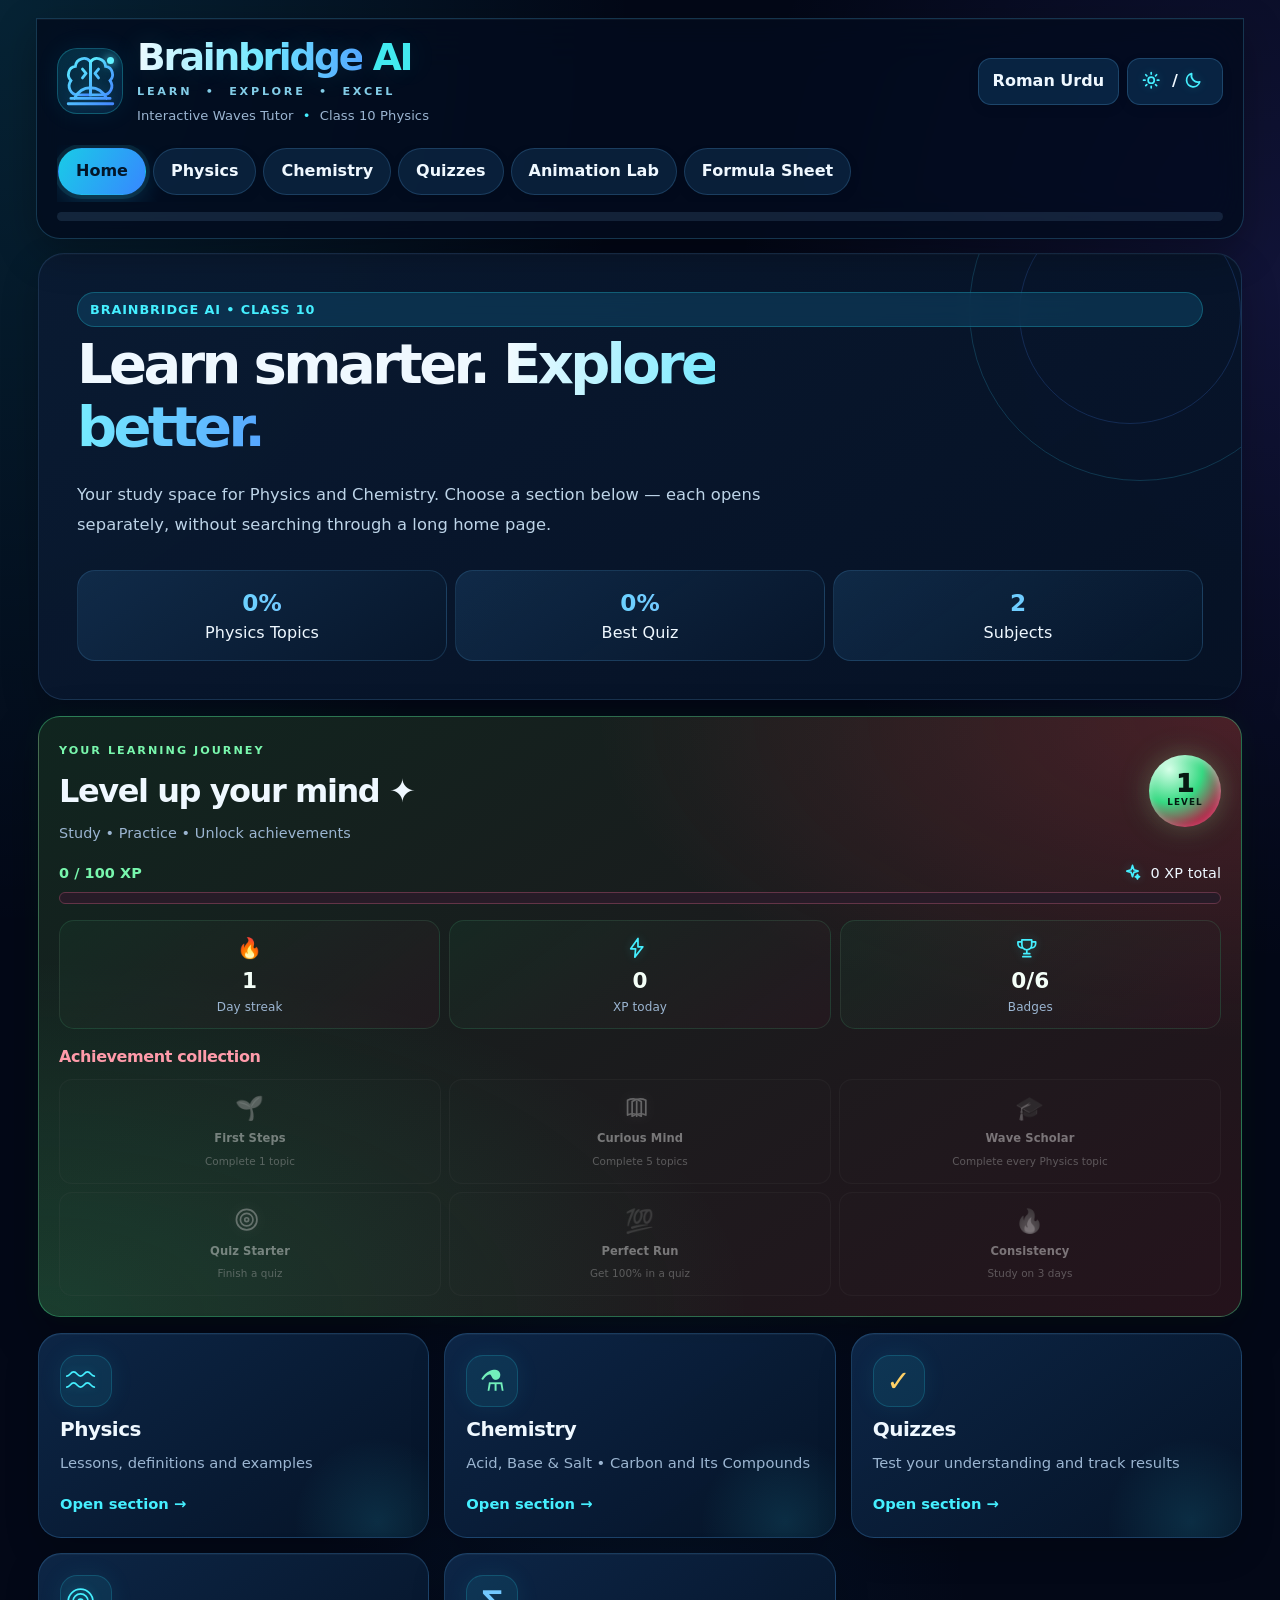
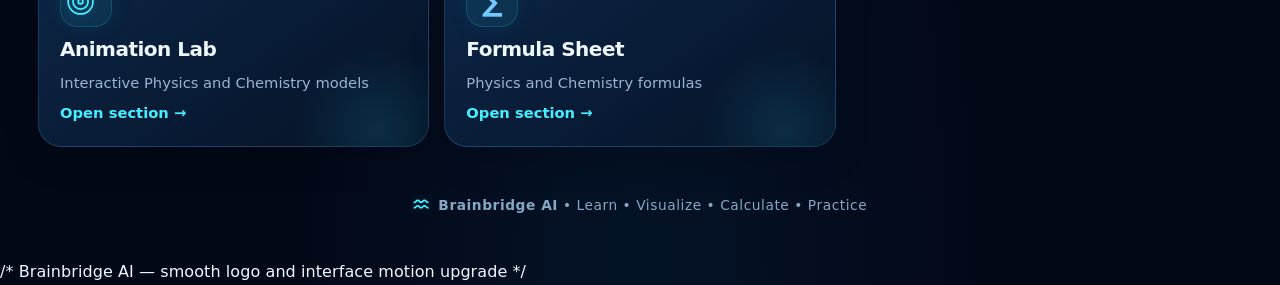
<file: Brainbridge_AI_Chemistry_Green_Engaging.html>
<!doctype html>
<html lang="en">
<head>
<meta charset="utf-8">
<meta name="viewport" content="width=device-width,initial-scale=1,viewport-fit=cover">
<meta name="theme-color" content="#07152d">
<title>Brainbridge AI — Interactive Waves Tutor</title>
<style>
:root{--bg:#061426;--card:#0c203b;--card2:#102b4b;--text:#eaf7ff;--muted:#a9c3d8;--cyan:#38d9ff;--blue:#4d8dff;--green:#4ade80;--yellow:#ffd166;--red:#ff667d;--purple:#a78bfa;--line:#214563;--shadow:0 12px 35px rgba(0,0,0,.25)}
*{box-sizing:border-box}html{scroll-behavior:smooth}
body{margin:0;background:radial-gradient(circle at 15% 10%,rgba(56,217,255,.08),transparent 28%),radial-gradient(circle at 85% 85%,rgba(77,141,255,.08),transparent 30%),var(--bg);color:var(--text);font:16px/1.55 system-ui,-apple-system,BlinkMacSystemFont,"Segoe UI",sans-serif;min-height:100vh}
button,input,select{font:inherit}button{padding:10px 14px;min-height:44px;border:1px solid var(--line);border-radius:11px;background:#12304b;color:var(--text);font-weight:750;cursor:pointer;transition:transform .18s ease,background .18s ease,border-color .18s ease,box-shadow .18s ease}button:hover{transform:translateY(-2px);border-color:var(--cyan);box-shadow:0 7px 18px rgba(0,0,0,.22)}button:active{transform:translateY(0) scale(.98)}
.primary{background:linear-gradient(135deg,#079bc5,#0879b5);color:#fff;border-color:#31c9ef}
.app{width:min(1120px,100%);margin:auto;padding:10px}
.head,.card{background:linear-gradient(145deg,var(--card),var(--card2));border:1px solid var(--line);border-radius:17px;padding:15px;margin-bottom:12px;box-shadow:var(--shadow)}
.head{position:sticky;top:7px;z-index:20;backdrop-filter:blur(14px)}
.brand{display:flex;justify-content:space-between;align-items:center;gap:12px}.brand h1{margin:0;color:var(--cyan);font-size:clamp(1.55rem,4vw,2.15rem)}.brand small{color:var(--muted)}
.asif{color:#fff;background:linear-gradient(90deg,var(--cyan),#8be9ff);-webkit-background-clip:text;background-clip:text;-webkit-text-fill-color:transparent}
.actions{display:flex;gap:8px;flex-wrap:wrap;align-items:center}.nav{display:flex;gap:7px;flex-wrap:wrap;overflow-x:auto;margin-top:12px;padding-bottom:2px}.nav button{white-space:nowrap}.nav button.active{background:var(--cyan);color:#062033;border-color:var(--cyan)}
.search,input,select{background:#071a2d;color:var(--text);border:1px solid var(--line);border-radius:10px;padding:10px;outline:none}.search{width:100%;margin-top:10px}input:focus,select:focus{border-color:var(--cyan);box-shadow:0 0 0 3px rgba(56,217,255,.1)}
.page{display:none;animation:pageIn .35s ease}.page.active{display:block}@keyframes pageIn{from{opacity:0;transform:translateY(8px)}to{opacity:1;transform:none}}
.grid{display:grid;grid-template-columns:repeat(2,1fr);gap:12px}.topic-list{display:grid;grid-template-columns:repeat(2,1fr);gap:8px}.topic-list button{text-align:left}.done{border-left:5px solid var(--green)}
.canvas{display:block;width:100%;height:330px;background:radial-gradient(circle at 50% 50%,rgba(56,217,255,.035),transparent 60%),#030e1b;border-radius:14px;border:1px solid #173a58;touch-action:none}
.formula{font-size:1.35rem;color:var(--cyan);font-weight:850}.answer{padding:11px;border-radius:11px;margin-top:10px;background:#102b45;border:1px solid var(--line)}.ok{background:#0d4b2c;border-color:#2c9d62}.bad{background:#572331;border-color:#ad4059}
.progress{height:8px;background:#17324b;border-radius:8px;overflow:hidden;margin-top:10px}.progress i{display:block;height:100%;width:0;background:linear-gradient(90deg,var(--cyan),var(--blue));transition:width .7s cubic-bezier(.2,.8,.2,1)}
.quizopt{display:block;width:100%;text-align:left;margin:8px 0}.hidden{display:none!important}
.hero{position:relative;overflow:hidden;min-height:240px;display:flex;flex-direction:column;justify-content:center}.hero:before,.hero:after{content:"";position:absolute;border-radius:50%;pointer-events:none}.hero:before{width:280px;height:280px;right:-80px;top:-100px;border:1px solid rgba(56,217,255,.15);animation:pulseRing 4s infinite ease-in-out}.hero:after{width:170px;height:170px;right:25px;top:-45px;border:1px solid rgba(56,217,255,.12);animation:pulseRing 4s 1s infinite ease-in-out}@keyframes pulseRing{0%,100%{transform:scale(.85);opacity:.25}50%{transform:scale(1.12);opacity:.7}}
.wave-title{font-size:clamp(1.7rem,5vw,2.6rem);margin:.1em 0}.stat{display:grid;grid-template-columns:repeat(3,1fr);gap:8px;margin-top:15px}.stat div{padding:11px;border-radius:12px;background:rgba(255,255,255,.035);border:1px solid var(--line);text-align:center}.stat b{display:block;color:var(--cyan);font-size:1.25rem}.chips{display:flex;flex-wrap:wrap;gap:7px}.chip{border:1px solid var(--line);background:#102a45;border-radius:999px;padding:6px 10px;font-size:.88rem}.lab-controls{position:sticky;bottom:8px;z-index:5;background:rgba(6,20,38,.88);backdrop-filter:blur(12px);border:1px solid var(--line);border-radius:13px;padding:9px}.range{accent-color:var(--cyan);width:130px;vertical-align:middle}.calc-grid{display:grid;grid-template-columns:repeat(2,1fr);gap:8px}.calc-grid input{width:100%}.small{color:var(--muted);font-size:.9rem}.badge{display:inline-block;padding:4px 9px;border-radius:999px;background:#123b54;color:var(--cyan);font-size:.8rem;font-weight:800}footer{text-align:center;color:var(--muted);padding:20px 5px}
body.light{--bg:#edf7fb;--card:#fff;--card2:#f5fbff;--text:#102235;--muted:#506779;--line:#c7dce7;--shadow:0 8px 24px rgba(20,70,90,.1)}
body.light .search,body.light input,body.light select{background:#f5fbff;color:#102235}body.light .canvas{background:#061426}
@media(max-width:760px){.head{position:relative;top:auto}.grid,.topic-list{grid-template-columns:1fr}.canvas{height:280px}.brand{align-items:flex-start;flex-direction:column}.stat{grid-template-columns:1fr}}
@media(max-width:500px){body{font-size:15px}.app{padding:6px}.head,.card{padding:12px;border-radius:14px}.nav{flex-wrap:nowrap}.nav button{flex:0 0 auto;min-height:42px}.actions button{flex:1 1 auto}.calc-grid{grid-template-columns:1fr}.canvas{height:245px}.range{width:100px}}
@media(prefers-reduced-motion:reduce){*,*:before,*:after{animation-duration:.001ms!important;transition-duration:.001ms!important}}

/* Brainbridge AI modern interface refresh — content and learning logic preserved */
:root{--bg:#041022;--card:#081b33;--card2:#0b2545;--text:#eef9ff;--muted:#9dbbd4;--cyan:#28e2f3;--blue:#428cff;--green:#4ce0ad;--yellow:#ffd166;--red:#ff718d;--purple:#b18aff;--line:rgba(72,157,220,.28);--shadow:0 18px 46px rgba(0,0,0,.24)}
body{background:radial-gradient(ellipse at 8% 0%,rgba(25,205,240,.12),transparent 32%),radial-gradient(ellipse at 92% 18%,rgba(69,107,255,.12),transparent 28%),linear-gradient(160deg,#030b18,#06172d 55%,#041022);letter-spacing:.005em}
.app{width:min(1240px,100%);padding:16px}
.head,.card{background:linear-gradient(145deg,rgba(9,29,54,.96),rgba(7,24,47,.97));border:1px solid var(--line);border-radius:22px;padding:20px;margin-bottom:16px;box-shadow:var(--shadow)}
.head{top:10px;backdrop-filter:blur(22px);background:rgba(4,17,35,.88);border-color:rgba(56,190,242,.3);padding:17px 20px}
.brand{align-items:center;gap:16px}.brand-lockup{display:flex;align-items:center;gap:14px;min-width:0}.brand-mark{width:66px;height:66px;display:grid;place-items:center;border:1px solid rgba(40,226,243,.3);border-radius:19px;background:linear-gradient(145deg,rgba(27,218,239,.12),rgba(64,118,255,.08));box-shadow:inset 0 0 24px rgba(35,195,255,.08),0 0 24px rgba(28,201,255,.08);flex-shrink:0}.brand-mark svg{width:57px;height:57px;filter:drop-shadow(0 0 8px rgba(38,218,255,.28))}
.brand h1{font-size:clamp(1.55rem,4vw,2.35rem);letter-spacing:-.045em;line-height:1.12}.brand-ai{color:#42e9ef}.brand small{display:block;letter-spacing:.22em;font-size:.7rem;color:#83cde8;font-weight:800;margin-top:5px}.brand-sub{font-size:.82rem;color:var(--muted);margin-top:6px}.brand-sub span{color:var(--cyan);padding:0 5px}.header-actions{justify-content:flex-end}.header-actions button{background:rgba(11,43,75,.8)}
.asif{background:linear-gradient(95deg,#f5fbff 0%,#75e9ff 55%,#55a5ff 100%);-webkit-background-clip:text;background-clip:text;-webkit-text-fill-color:transparent}
.nav{gap:8px;margin-top:18px}.nav button{border-radius:13px;padding:10px 17px;background:rgba(13,42,72,.7);border-color:rgba(83,157,215,.24);font-weight:700}.nav button.active{background:linear-gradient(120deg,#19cbe7,#3787ff);color:#031629;border-color:transparent;box-shadow:0 5px 22px rgba(28,195,240,.2)}
button{border-radius:13px;background:rgba(15,43,73,.92);border-color:rgba(83,157,215,.28);font-weight:700;box-shadow:0 4px 12px rgba(0,0,0,.08)}button:hover{box-shadow:0 8px 24px rgba(21,194,242,.13)}.primary{background:linear-gradient(115deg,#11c9df,#2785ff);color:#031628;border:0;box-shadow:0 8px 22px rgba(18,178,232,.18)}
.search,input,select{background:#04162a;border-color:rgba(82,158,214,.3);border-radius:13px}.search{margin-top:14px;padding:13px 15px}.progress{height:7px;background:rgba(94,143,181,.18);border-radius:99px}.progress i{background:linear-gradient(90deg,#2ce7e8,#398bff,#a67cff);border-radius:99px}
.hero{min-height:270px;padding:clamp(22px,4vw,38px);background:radial-gradient(ellipse at 82% 42%,rgba(28,194,255,.12),transparent 35%),linear-gradient(125deg,rgba(9,35,65,.98),rgba(5,23,46,.98));border-color:rgba(41,194,238,.42)}
.hero:before{width:340px;height:340px;right:-70px;top:-115px;border:1px solid rgba(56,217,255,.18)}.hero:after{width:220px;height:220px;right:0;top:-52px;border-color:rgba(70,133,255,.2)}
.badge{background:rgba(14,66,99,.58);border:1px solid rgba(40,226,243,.26);padding:7px 12px;letter-spacing:.07em}.wave-title{max-width:760px;font-weight:850;letter-spacing:-.035em;line-height:1.12}.hero p{max-width:780px;color:#bdd4e8}.stat div{background:rgba(3,16,34,.4);border-color:rgba(82,158,214,.2);border-radius:16px;padding:14px}.stat b{font-size:1.45rem}
.grid{gap:15px}.grid>.card{min-height:140px}.card h2,.card h3{letter-spacing:-.02em}.card h3{color:#e8f7ff}.chips{gap:8px}.chip{background:rgba(12,49,78,.65);border-color:rgba(68,166,218,.23);border-radius:999px;padding:7px 12px}
.topic-list button{text-align:left;border-radius:14px;padding:13px 15px;background:rgba(5,23,44,.68)}.topic-list button.done{border-left:4px solid var(--green);background:rgba(13,74,66,.18)}
.answer{background:rgba(13,42,69,.86);border-color:rgba(76,157,213,.24);border-radius:14px}.ok{background:rgba(13,91,56,.45)}.bad{background:rgba(107,30,52,.45)}
.canvas{border-radius:18px;border-color:rgba(50,183,232,.28);background-color:#031021}.lab-controls{background:rgba(4,17,35,.9);border-color:rgba(72,157,220,.25);border-radius:16px}
.formula{color:#42e9ef}.page.active{animation:pageIn .28s ease}
footer{padding:26px 5px;color:#83a9c5;letter-spacing:.05em}
body.light{--bg:#edf6fc;--card:#fff;--card2:#f4faff;--text:#10243a;--muted:#526c82;--line:#c8dfec;--shadow:0 12px 32px rgba(20,70,90,.09);background:radial-gradient(ellipse at 8% 0%,rgba(25,205,240,.13),transparent 32%),#edf6fc}
body.light .head{background:rgba(255,255,255,.9)}body.light .card{background:linear-gradient(145deg,#fff,#f4faff)}body.light .hero{background:linear-gradient(125deg,#e6f8ff,#f6faff)}body.light .hero p{color:#49657c}body.light .topic-list button,body.light .search,body.light input,body.light select{background:#f7fbff;color:#102235}body.light .card h3{color:#10243a}body.light .brand-sub{color:#526c82}
@media(max-width:760px){.app{padding:9px}.head{top:0;padding:14px}.brand{flex-direction:row;align-items:center}.brand-mark{width:52px;height:52px;border-radius:15px}.brand-mark svg{width:46px;height:46px}.brand-lockup{gap:10px}.brand small{letter-spacing:.13em;font-size:.62rem}.brand-sub{font-size:.72rem}.header-actions{flex-wrap:wrap;gap:6px}.header-actions button{padding:8px 10px;min-height:38px}.head,.card{border-radius:17px;padding:15px}.grid,.topic-list{grid-template-columns:1fr}.canvas{height:280px}.stat{grid-template-columns:repeat(3,1fr)}.stat div{padding:10px 6px}.stat b{font-size:1.15rem}}
@media(max-width:500px){body{font-size:14px}.app{padding:7px}.brand{align-items:flex-start}.brand h1{font-size:1.48rem}.brand-sub{max-width:190px}.brand small{font-size:.55rem}.brand-mark{width:45px;height:45px}.brand-mark svg{width:40px;height:40px}.header-actions{flex-direction:column;align-items:stretch}.header-actions button{min-height:35px;font-size:.78rem;padding:6px 8px}.nav{margin-top:14px}.nav button{padding:9px 12px}.hero{min-height:0;padding:20px}.wave-title{font-size:1.8rem}.stat{gap:6px}.stat div{font-size:.8rem}.stat b{font-size:1.05rem}.calc-grid{grid-template-columns:1fr}.canvas{height:245px}.range{width:100px}}

</style>

<style id="bb-wave-pro-style">
#labbox{position:relative;overflow:hidden;background:linear-gradient(145deg,rgba(4,20,48,.98),rgba(5,31,64,.94));border:1px solid rgba(45,190,255,.28);box-shadow:0 18px 55px rgba(0,120,255,.10),inset 0 1px rgba(255,255,255,.035)}
#labbox h2{letter-spacing:-.025em}
#labbox .canvas{display:block;width:100%;height:clamp(250px,42vw,390px);border-radius:18px;border:1px solid rgba(70,195,255,.22);background:radial-gradient(ellipse at 50% 45%,rgba(13,74,130,.35),rgba(2,11,30,.96) 75%);box-shadow:inset 0 0 45px rgba(0,145,255,.08),0 8px 28px rgba(0,0,0,.22)}
#labbox .lab-controls{position:sticky;bottom:6px;z-index:2;padding:10px;border-radius:15px;background:rgba(5,19,42,.78);border:1px solid rgba(61,190,255,.18);backdrop-filter:blur(12px)}
#labbox .actions button{border-radius:12px}
#labbox #labtext{padding:12px 14px;border-radius:12px;background:rgba(28,173,255,.065);border:1px solid rgba(49,194,255,.16);line-height:1.65}
@media(prefers-reduced-motion:reduce){#labbox .canvas{scroll-behavior:auto}}
</style>


<style id="bb-optics-pro-style">
#labbox .canvas{
  border:1px solid rgba(64,207,255,.32)!important;
  background:radial-gradient(ellipse at 50% 45%,rgba(14,82,139,.34),rgba(2,10,28,.98) 76%)!important;
  box-shadow:inset 0 0 50px rgba(0,157,255,.11),0 12px 35px rgba(0,0,0,.25)!important;
}
#labbox .lab-controls{border:1px solid rgba(62,205,255,.22)!important;box-shadow:0 8px 26px rgba(0,0,0,.18)}
@keyframes bbLabAura{0%,100%{opacity:.45}50%{opacity:.9}}
#labbox{isolation:isolate}
#labbox:after{content:"";position:absolute;inset:0;pointer-events:none;z-index:0;background:radial-gradient(ellipse at 15% 0%,rgba(0,196,255,.06),transparent 45%),radial-gradient(ellipse at 90% 100%,rgba(122,95,255,.07),transparent 42%);animation:bbLabAura 8s ease-in-out infinite}
#labbox>*{position:relative;z-index:1}
@media(prefers-reduced-motion:reduce){#labbox:after{animation:none}}
</style>

<style id="bb-chemistry-style">
.chem-hero{background:radial-gradient(ellipse at 85% 30%,rgba(67,255,190,.13),transparent 35%),linear-gradient(125deg,rgba(8,47,59,.98),rgba(5,23,46,.98));border-color:rgba(76,224,173,.38)}
.chem-hero .badge{color:#79f5c3;border-color:rgba(76,224,173,.3)}#chemTopics button{text-align:left}#chemDetail .formula{color:#69efb7}#chemDetail .answer{line-height:1.7}.chem-option{display:block;width:100%;text-align:left;margin:8px 0}.chem-progress{color:var(--green);font-weight:800}
body.light .chem-hero{background:linear-gradient(125deg,#e6fff5,#f5faff)}
</style>

<style id="bb-clean-study-layout">
/* Focused study layout: keep the lesson in view and tuck reference lists away. */
.study-tools{display:flex;gap:8px;align-items:center;flex-wrap:wrap;margin:10px 0}
.study-tools select{flex:1;min-width:170px}
.topic-drawer{border:1px solid var(--line);border-radius:14px;background:rgba(4,20,39,.42);margin:10px 0 14px;overflow:hidden}
.topic-drawer summary,.resource-drawer summary{cursor:pointer;padding:12px 14px;font-weight:800;color:var(--cyan);list-style:none}
.topic-drawer summary::-webkit-details-marker,.resource-drawer summary::-webkit-details-marker{display:none}
.topic-drawer summary:after,.resource-drawer summary:after{content:'＋';float:right}
.topic-drawer[open] summary:after,.resource-drawer[open] summary:after{content:'−'}
.topic-drawer .topic-list{padding:0 12px 12px;max-height:42vh;overflow:auto}
.resource-drawer{border:1px solid var(--line);border-radius:14px;margin:12px 0;overflow:hidden;background:rgba(4,20,39,.32)}
.resource-drawer>*:not(summary){margin-left:12px;margin-right:12px}
.lesson-card{scroll-margin-top:12px}
.lesson-nav{display:grid;grid-template-columns:1fr minmax(110px,1.3fr) 1fr;gap:8px;margin-top:14px;position:sticky;bottom:8px;z-index:8;padding:9px;border:1px solid var(--line);border-radius:15px;background:rgba(4,17,35,.94);backdrop-filter:blur(14px);box-shadow:0 8px 24px rgba(0,0,0,.25)}
.lesson-nav button{min-width:0;padding:9px 7px}.lesson-nav select{width:100%;min-width:0;font-size:.88rem}
.chapter-switch{display:flex;gap:8px;flex-wrap:wrap;margin:0 0 12px}.chapter-switch button{flex:1 1 140px}.chapter-switch button.active{background:linear-gradient(120deg,#19cbe7,#3787ff);color:#031629}
@media(max-width:500px){.lesson-nav{grid-template-columns:1fr 1.4fr 1fr;gap:5px;padding:6px}.lesson-nav button{font-size:.78rem}.topic-drawer .topic-list{max-height:34vh}}
</style>


<style id="bb-navigation-redesign">
.head{position:sticky!important;top:0!important;z-index:30;margin:0 -2px 14px;border-radius:0 0 18px 18px}
.nav{display:flex;flex-wrap:nowrap;overflow-x:auto;overscroll-behavior-x:contain;scrollbar-width:none;padding:3px 1px 7px;position:sticky;top:0;z-index:31}
.nav::-webkit-scrollbar{display:none}.nav button{flex:0 0 auto}
.home-launch-grid{display:grid;grid-template-columns:repeat(2,minmax(0,1fr));gap:13px;margin:14px 0 22px}
.launch-tile{min-height:165px;text-align:left;padding:17px;display:flex;flex-direction:column;align-items:flex-start;gap:7px;border-radius:19px;background:linear-gradient(145deg,rgba(13,48,78,.98),rgba(7,27,51,.98));border:1px solid rgba(75,166,220,.3)}
.launch-tile strong{font-size:1.15rem}.launch-tile small{color:var(--muted);font-weight:500;line-height:1.4}.launch-icon{font-size:1.6rem;color:var(--cyan);width:43px;height:43px;display:grid;place-items:center;border-radius:13px;background:rgba(39,208,235,.1);border:1px solid rgba(39,208,235,.2)}
.launch-arrow{margin-top:auto;color:var(--cyan);font-size:.88rem;font-weight:800}.chemistry-tile .launch-icon{color:#72efbb}.quiz-tile .launch-icon{color:#ffd166}.lab-tile .launch-icon{color:#b9a0ff}.formula-tile .launch-icon{color:#72c8ff}
.section-heading{display:flex;align-items:center;justify-content:space-between;gap:12px}.section-heading h2{margin:0}.section-heading button{flex:0 0 auto}
#about{display:none!important}
@media(max-width:760px){.head{position:sticky!important;top:0!important}.brand{flex-direction:row!important;align-items:center!important}.brand-sub{display:none}.brand-mark{width:48px;height:48px}.brand-mark svg{width:42px;height:42px}.header-actions{gap:5px}.header-actions button{padding:7px 9px;min-height:38px}.home-launch-grid{gap:9px}.launch-tile{min-height:155px;padding:13px}.nav{margin-top:10px}.stat{grid-template-columns:repeat(3,1fr)}.stat div{padding:8px 5px}.stat b{font-size:1.15rem}}
@media(max-width:390px){.home-launch-grid{grid-template-columns:1fr}.launch-tile{min-height:125px}.brand h1{font-size:1.45rem}}
</style>


<style id="bb-modern-engaging-overhaul">
/* Brainbridge AI — premium engaging UI polish; all original content/scripts retained */
:root{
 --bg:#030817;--card:#09172c;--card2:#0d2140;--text:#eff8ff;--muted:#9bb5d1;
 --cyan:#45efff;--blue:#668cff;--green:#55f2bd;--purple:#b89cff;
 --line:rgba(113,181,255,.2);--shadow:0 18px 50px rgba(0,0,0,.32)
}
html{scroll-behavior:smooth;scroll-padding-top:115px}
body{
 background:
 radial-gradient(ellipse at 0% 0%,rgba(27,220,255,.13),transparent 35%),
 radial-gradient(ellipse at 100% 15%,rgba(105,91,255,.14),transparent 30%),
 radial-gradient(ellipse at 50% 100%,rgba(15,111,180,.1),transparent 38%),
 #030817;
 color:var(--text);font-family:Inter,ui-sans-serif,system-ui,-apple-system,"Segoe UI",sans-serif
}
.app{max-width:1320px;padding:18px}
.head{
 border:1px solid rgba(89,204,255,.22)!important;
 border-radius:0 0 24px 24px!important;
 background:rgba(3,12,29,.82)!important;
 box-shadow:0 14px 40px rgba(0,0,0,.28),inset 0 1px rgba(255,255,255,.04)!important;
 backdrop-filter:blur(24px) saturate(145%)!important
}
.brand-mark{border-radius:20px!important;position:relative;overflow:hidden}
.brand-mark:after{content:"";position:absolute;inset:-50%;background:linear-gradient(115deg,transparent 35%,rgba(255,255,255,.15),transparent 60%);transform:translateX(-70%);animation:bbShine 7s ease-in-out infinite}
@keyframes bbShine{0%,65%{transform:translateX(-70%)}85%,100%{transform:translateX(70%)}}
.brand h1{font-weight:900;letter-spacing:-.06em;text-shadow:0 0 28px rgba(69,239,255,.13)}
.brand small{letter-spacing:.25em!important}
.nav{gap:7px!important}
.nav button{border-radius:999px!important;padding:10px 17px!important;transition:all .25s ease!important}
.nav button.active{box-shadow:0 0 0 4px rgba(69,239,255,.09),0 8px 24px rgba(37,183,255,.2)!important}
button{transition:transform .22s cubic-bezier(.2,.8,.2,1),box-shadow .22s,border-color .22s,filter .22s!important}
button:hover{filter:brightness(1.12);transform:translateY(-3px)!important}
button:active{transform:scale(.97)!important}
.primary{background:linear-gradient(115deg,#38e8ef,#548cff)!important;color:#031225!important;font-weight:850!important}
.card{
 border:1px solid rgba(108,174,235,.18)!important;border-radius:22px!important;
 background:linear-gradient(145deg,rgba(10,27,51,.94),rgba(6,18,37,.96))!important;
 box-shadow:0 14px 38px rgba(0,0,0,.2),inset 0 1px rgba(255,255,255,.025)!important;
 transition:border-color .25s,transform .25s,box-shadow .25s
}
.card h2{font-weight:850;letter-spacing:-.045em}
.card h3{font-weight:800;letter-spacing:-.025em}
.hero{isolation:isolate;border-radius:26px!important;min-height:290px!important}
.hero:before,.hero:after{z-index:-1}
.hero .badge{backdrop-filter:blur(8px)}
.wave-title{font-size:clamp(2rem,5.3vw,3.5rem)!important;letter-spacing:-.065em!important}
.hero p{font-size:1.02rem;line-height:1.8}
.stat div{border-radius:18px!important;background:linear-gradient(145deg,rgba(22,56,91,.6),rgba(7,24,46,.55))!important}
.stat b{background:linear-gradient(90deg,#52f3ff,#8ba7ff);-webkit-background-clip:text;background-clip:text;color:transparent!important}
.home-launch-grid{gap:15px!important}
.launch-tile{
 position:relative;isolation:isolate;overflow:hidden;min-height:190px!important;
 border-radius:23px!important;padding:21px!important;
 background:linear-gradient(145deg,rgba(13,39,72,.96),rgba(5,19,39,.98))!important;
 border:1px solid rgba(93,181,255,.22)!important;
 box-shadow:0 13px 34px rgba(0,0,0,.18),inset 0 1px rgba(255,255,255,.035)!important
}
.launch-tile:before{content:"";position:absolute;inset:auto -35px -70px auto;width:170px;height:170px;border-radius:50%;background:radial-gradient(circle,rgba(51,222,255,.12),transparent 70%);z-index:-1;transition:transform .4s}
.launch-tile:hover:before{transform:scale(1.6)}
.launch-icon{width:52px!important;height:52px!important;border-radius:17px!important;font-size:1.8rem!important;box-shadow:0 0 25px rgba(49,207,255,.08)}
.launch-tile strong{font-size:1.25rem!important;letter-spacing:-.025em}
.launch-tile small{font-size:.92rem!important;line-height:1.55!important}
.launch-arrow{font-size:.92rem!important}
.topic-list button{border-radius:15px!important;padding:14px 16px!important;line-height:1.45}
.topic-list button:hover{border-color:rgba(69,239,255,.55)!important;background:rgba(18,64,102,.75)!important}
.topic-list button.done{background:linear-gradient(90deg,rgba(25,124,100,.2),rgba(7,26,46,.7))!important}
.answer{border-radius:16px!important;padding:15px!important}
.formula{font-size:clamp(1.2rem,3vw,1.65rem)!important;letter-spacing:-.025em}
.progress{height:9px!important;border-radius:99px!important;overflow:hidden}
.progress i{box-shadow:0 0 15px rgba(69,239,255,.35)}
input,select,.search{border-radius:14px!important;padding:12px 14px!important}
.canvas{border-radius:20px!important}
#labbox{border-radius:24px!important}
#labbox .lab-controls{border-radius:18px!important}
.lesson-nav{border-radius:20px!important;box-shadow:0 12px 34px rgba(0,0,0,.34)!important}
details.topic-drawer,details.resource-drawer{border-radius:18px!important;border-color:rgba(108,174,235,.2)!important}
details summary{padding:15px 17px!important}
.page.active{animation:bbPageReveal .35s ease both}
@keyframes bbPageReveal{from{opacity:0;transform:translateY(9px)}to{opacity:1;transform:translateY(0)}}
footer{letter-spacing:.04em;font-size:.86rem}
body.light{
 --bg:#eff7ff;--text:#13263c;--muted:#5a728a;--line:rgba(51,113,170,.2);
 background:radial-gradient(ellipse at 0% 0%,rgba(35,204,235,.12),transparent 35%),#eff7ff
}
body.light .head{background:rgba(248,252,255,.88)!important}
body.light .card{background:linear-gradient(145deg,#fff,#f4f9ff)!important}
body.light .launch-tile{background:linear-gradient(145deg,#fff,#edf6ff)!important}
body.light .launch-tile small{color:#58718a}
body.light .stat div{background:linear-gradient(145deg,#f0f9ff,#fff)!important}
body.light .topic-list button{background:#f7fbff!important;color:#13263c}
@media(min-width:900px){
 .home-launch-grid{grid-template-columns:repeat(3,minmax(0,1fr))!important}
 .launch-tile:first-child,.launch-tile:nth-child(2){min-height:205px!important}
 .grid{gap:18px}
}
@media(max-width:760px){
 .app{padding:8px!important}
 .head{border-radius:0 0 18px 18px!important}
 .hero{min-height:0!important;padding:23px!important}
 .wave-title{font-size:2.05rem!important}
 .launch-tile{min-height:155px!important;padding:15px!important}
 .launch-icon{width:45px!important;height:45px!important}
 .card{border-radius:18px!important;padding:15px!important}
 .nav button{padding:9px 14px!important}
 .stat div{border-radius:14px!important}
}
@media(max-width:390px){.home-launch-grid{grid-template-columns:1fr!important}.launch-tile{min-height:130px!important}}
@media(prefers-reduced-motion:reduce){.brand-mark:after{animation:none}.page.active{animation:none}}
</style>


<style id="bb-gamification-style">
.bb-game-panel{position:relative;overflow:hidden;background:radial-gradient(ellipse at 100% 0%,rgba(112,82,255,.18),transparent 38%),linear-gradient(145deg,#0b1d3b,#071329)!important;border:1px solid rgba(126,124,255,.28)!important}
.bb-game-top{display:flex;justify-content:space-between;align-items:center;gap:15px}.bb-kicker{font-size:.7rem;letter-spacing:.18em;color:#8eafff;font-weight:900}.bb-game-top h2{margin:5px 0;font-size:clamp(1.35rem,4vw,2rem)}.bb-game-top p{margin:0}
.bb-level-orb{width:72px;height:72px;border-radius:50%;display:flex;flex-direction:column;align-items:center;justify-content:center;background:radial-gradient(circle at 30% 20%,#a6faff,#4b8cff 48%,#7148db);box-shadow:0 0 30px #4d8dff55,inset 0 2px 8px #fff7;flex-shrink:0;color:#06142b}.bb-level-orb span{font-size:1.6rem;font-weight:950;line-height:1}.bb-level-orb small{font-size:.55rem;font-weight:900;letter-spacing:.12em}
.bb-xp-row{display:flex;justify-content:space-between;gap:10px;margin:18px 0 8px;font-size:.9rem}.bb-xp-row b{color:#6ef4ff}.bb-xp-track{height:12px;border-radius:99px;background:#182c4b;overflow:hidden;border:1px solid #30456b}.bb-xp-track i{display:block;width:0;height:100%;background:linear-gradient(90deg,#39e8ef,#6c8dff,#c08aff);box-shadow:0 0 18px #5b8dff;transition:width .6s cubic-bezier(.2,.8,.2,1)}
.bb-game-stats{display:grid;grid-template-columns:repeat(3,1fr);gap:9px;margin:16px 0}.bb-game-stats div{display:flex;flex-direction:column;align-items:center;padding:12px 5px;border-radius:15px;background:#ffffff08;border:1px solid #6b9bd51c}.bb-game-stats span{font-size:1.25rem}.bb-game-stats b{font-size:1.35rem;color:#fff}.bb-game-stats small{font-size:.75rem;color:#9bb5d1}
.bb-ach-title{font-size:1rem;margin:15px 0 9px}.bb-badges{display:grid;grid-template-columns:repeat(3,1fr);gap:8px}.bb-ach{padding:10px 6px;text-align:center;border:1px solid #42618a44;border-radius:13px;background:#ffffff05;opacity:.42;filter:grayscale(1);transition:.3s}.bb-ach.unlocked{opacity:1;filter:none;border-color:#8e8cff66;background:linear-gradient(145deg,#6b6aff19,#36d9ff0b);box-shadow:inset 0 1px #ffffff0a}.bb-ach .em{font-size:1.45rem;display:block}.bb-ach strong{display:block;font-size:.72rem;margin-top:4px}.bb-ach small{font-size:.65rem;color:var(--muted)}
.bb-float-xp{position:fixed;z-index:999;left:50%;top:38%;transform:translate(-50%,-50%);font-weight:1000;font-size:2rem;color:#72f6ff;text-shadow:0 0 24px #30caff;pointer-events:none;animation:bbFloat .95s ease forwards}.bb-confetti{position:fixed;z-index:998;pointer-events:none;width:8px;height:12px;border-radius:3px;animation:bbBurst 1s ease-out forwards}@keyframes bbFloat{0%{opacity:0;transform:translate(-50%,15px) scale(.6)}25%{opacity:1;transform:translate(-50%,-8px) scale(1.15)}100%{opacity:0;transform:translate(-50%,-90px) scale(.9)}}@keyframes bbBurst{to{transform:translate(var(--dx),var(--dy)) rotate(540deg);opacity:0}}
.bb-correct-pop{animation:bbCorrect .55s ease}@keyframes bbCorrect{0%{transform:scale(.96)}45%{transform:scale(1.025);box-shadow:0 0 35px #47f3b855}100%{transform:scale(1)}}
body.light .bb-game-panel{background:radial-gradient(ellipse at 100% 0%,#dcdcff,transparent 38%),linear-gradient(145deg,#fff,#eef5ff)!important}body.light .bb-game-stats b{color:#162c48}
@media(max-width:430px){.bb-badges{grid-template-columns:repeat(2,1fr)}.bb-game-top{align-items:flex-start}.bb-level-orb{width:62px;height:62px}}
@media(prefers-reduced-motion:reduce){.bb-float-xp,.bb-confetti{animation:none!important}}
</style>
<style id="bb-levelup-green-red-theme">
/* Level Up panel: vivid emerald + crimson premium theme */
.bb-game-panel{
 background:
  radial-gradient(ellipse at 100% 0%,rgba(255,55,83,.20),transparent 38%),
  radial-gradient(ellipse at 0% 100%,rgba(35,230,135,.16),transparent 42%),
  linear-gradient(145deg,#10251f,#24121b)!important;
 border:1px solid rgba(72,235,150,.38)!important;
 box-shadow:0 18px 48px rgba(0,0,0,.3),0 0 26px rgba(28,220,120,.06)!important;
}
.bb-game-panel .bb-kicker{color:#79f7ad}
.bb-game-panel .bb-level-orb{
 background:radial-gradient(circle at 28% 20%,#d5ffe8,#36d982 43%,#b51f45 78%,#64172b);
 box-shadow:0 0 30px rgba(49,235,135,.28),0 0 22px rgba(255,55,83,.16),inset 0 2px 8px #fff7;
 color:#071a12;
}
.bb-game-panel .bb-xp-row b{color:#78f6ad}
.bb-game-panel .bb-xp-track{background:#271b27;border-color:#633447}
.bb-game-panel .bb-xp-track i{
 background:linear-gradient(90deg,#25d978,#8df6b2 48%,#ff4968 100%);
 box-shadow:0 0 18px rgba(56,235,140,.42);
}
.bb-game-panel .bb-game-stats div{background:linear-gradient(145deg,#17382a66,#35172455);border-color:#58d99524}
.bb-game-panel .bb-game-stats b{color:#f4fff8}
.bb-game-panel .bb-ach.unlocked{
 border-color:#54e99a88;
 background:linear-gradient(145deg,#27d87920,#ff365315);
 box-shadow:inset 0 1px #ffffff12,0 0 16px #28dc8010;
}
.bb-game-panel .bb-ach.unlocked strong{color:#a4ffc9}
.bb-game-panel .bb-ach-title{color:#ff9baa}
.bb-game-panel .bb-float-xp{color:#8affbd;text-shadow:0 0 24px #20e879}
body.light .bb-game-panel{
 background:radial-gradient(ellipse at 100% 0%,#ffe0e7,transparent 40%),
 radial-gradient(ellipse at 0% 100%,#d6ffe7,transparent 45%),
 linear-gradient(145deg,#f1fff6,#fff1f4)!important;
 border-color:#8eddb0!important;
}
body.light .bb-game-panel .bb-game-stats b{color:#183c2a}
body.light .bb-game-panel .bb-ach.unlocked strong{color:#17683b}
</style>

<style id="bb-chemistry-emerald-engaging">
/* Chemistry: emerald lab theme, scoped to Chemistry section only */
#chemistry{
 --chem:#39e889;--chem2:#a0ffc5;--chemDeep:#087a4a;
}
#chemistry .section-heading.card{
 background:linear-gradient(135deg,#102f24,#071c17)!important;
 border-color:rgba(57,232,137,.4)!important;
 box-shadow:0 10px 35px rgba(20,220,115,.08),inset 0 1px #ffffff0a!important;
}
#chemistry .section-heading h2{color:#8dffb8;text-shadow:0 0 22px #35e88730}
#chemistry .chem-hero{
 position:relative;isolation:isolate;overflow:hidden;
 background:radial-gradient(ellipse at 90% 10%,#24e88a30,transparent 38%),
 radial-gradient(ellipse at 0% 100%,#08a96b22,transparent 45%),
 linear-gradient(135deg,#103a2b,#071c18 72%)!important;
 border:1px solid #39e88955!important;
 box-shadow:0 18px 45px #00a85a12,inset 0 1px #ffffff0a!important;
}
#chemistry .chem-hero:after{
 content:"";position:absolute;z-index:-1;right:-55px;bottom:-100px;width:230px;height:230px;
 border:1px solid #55f5a522;border-radius:50%;box-shadow:0 0 0 28px #55f5a508,0 0 0 58px #55f5a505;
 animation:chemPulse 5s ease-in-out infinite;
}
@keyframes chemPulse{0%,100%{transform:scale(.92);opacity:.45}50%{transform:scale(1.08);opacity:1}}
#chemistry .chem-hero .badge{color:#a4ffc8;background:#0b58384d;border-color:#48ef9b66}
#chemistry .chem-hero .wave-title{color:#eafff2;text-shadow:0 0 28px #39e88920}
#chemistry .chem-hero p{color:#c4ead5}
#chemistry .chem-hero .chip{background:#0d51354d;border-color:#4be99a38;color:#c9ffe0}
#chemistry .chapter-switch button{
 background:linear-gradient(135deg,#145b3a,#0a3022)!important;border:1px solid #4be99a55!important;color:#dffff0!important;
 box-shadow:0 7px 20px #18b96812!important;
}
#chemistry .chapter-switch button:hover{background:linear-gradient(135deg,#1b8752,#10432d)!important;box-shadow:0 0 24px #35e88722!important}
#chemistry .lesson-card,#chemistry .topic-drawer,#chemistry .resource-drawer{
 border-color:#3ce89035!important;background:linear-gradient(145deg,#0b241b,#071811)!important;
 box-shadow:0 12px 32px #00a85a0a,inset 0 1px #ffffff06!important;
}
#chemistry .lesson-card h2,#chemistry .lesson-card h3{color:#a4ffc8}
#chemistry .topic-drawer summary,#chemistry .resource-drawer summary{color:#79f5ad}
#chemistry .topic-list button{
 background:linear-gradient(120deg,#103a2a,#0a241a)!important;border-color:#42df8830!important;color:#e4fff0!important;
 transition:transform .2s,border-color .2s,box-shadow .2s!important;
}
#chemistry .topic-list button:hover{transform:translateY(-2px)!important;border-color:#50f3a477!important;box-shadow:0 8px 22px #20d87914!important}
#chemistry .topic-list button.done{border-left-color:#40ed91!important;background:linear-gradient(90deg,#145b3b66,#0a241a)!important}
#chemistry .answer{background:linear-gradient(135deg,#10452d88,#0a281b)!important;border-color:#40e88a35!important}
#chemistry .formula{color:#8dffb8!important;text-shadow:0 0 20px #39e88920}
#chemistry .chem-option{border-radius:14px}
#chemistry button.primary{background:linear-gradient(120deg,#35e889,#a0ffc5)!important;color:#052015!important;border:0!important;box-shadow:0 8px 22px #2be78125!important}
#chemistry .progress i{background:linear-gradient(90deg,#22c96e,#8dffb8)!important;box-shadow:0 0 16px #35e88955!important}
body.light #chemistry .section-heading.card{background:linear-gradient(135deg,#e2ffed,#f5fff9)!important}
body.light #chemistry .section-heading h2{color:#087a45}
body.light #chemistry .chem-hero{background:radial-gradient(ellipse at 90% 10%,#b8ffd5,transparent 38%),linear-gradient(135deg,#e2ffed,#f7fff9)!important}
body.light #chemistry .chem-hero .wave-title{color:#12452b;text-shadow:none}
body.light #chemistry .chem-hero p{color:#38644b}
body.light #chemistry .chem-hero .chip{background:#d5fbe5;color:#17613a;border-color:#9ce9bd}
body.light #chemistry .chapter-switch button{color:#effff5!important}
body.light #chemistry .lesson-card,body.light #chemistry .topic-drawer,body.light #chemistry .resource-drawer{background:linear-gradient(145deg,#fff,#effff5)!important}
body.light #chemistry .lesson-card h2,body.light #chemistry .lesson-card h3{color:#12643b}
body.light #chemistry .topic-list button{background:linear-gradient(120deg,#e5ffef,#f5fff9)!important;color:#153c28!important}
body.light #chemistry .answer{background:#e7fff0!important;color:#173d29}
@media(prefers-reduced-motion:reduce){#chemistry .chem-hero:after{animation:none}}
</style>

</head>
<body>
<div class="app">
<header class="head">
<div class="brand"><div class="brand-lockup"><div class="brand-mark" aria-label="Brainbridge AI logo"><svg viewBox="0 0 64 64" role="img" aria-label="Brain and bridge logo"><defs><linearGradient id="bbg" x1="0" y1="0" x2="1" y2="1"><stop offset="0" stop-color="#5df4ff"/><stop offset="1" stop-color="#4387ff"/></linearGradient></defs><path d="M32 10c-5-7-16-4-17 5-8 1-10 11-5 16-5 7 0 16 8 16h14V10Z" fill="none" stroke="url(#bbg)" stroke-width="3.2" stroke-linecap="round"/><path d="M32 10c5-7 16-4 17 5 8 1 10 11 5 16 5 7 0 16-8 16H32V10Z" fill="none" stroke="url(#bbg)" stroke-width="3.2" stroke-linecap="round"/><path d="M32 12v35M23 18l4 5-4 5m18-10-4 5 4 5M10 51h44M14 51c4-8 10-12 18-12s14 4 18 12M7 57h50" fill="none" stroke="url(#bbg)" stroke-width="3.2" stroke-linecap="round" stroke-linejoin="round"/></svg></div><div><h1><span class="asif">Brainbridge</span> <span class="brand-ai">AI</span></h1><small>LEARN&nbsp; • &nbsp;EXPLORE&nbsp; • &nbsp;EXCEL</small><div class="brand-sub">Interactive Waves Tutor <span>•</span> Class 10 Physics</div></div></div><div class="actions header-actions"><button id="lang">Roman Urdu</button><button id="theme" aria-label="Toggle light or dark theme">☀️ / 🌙</button></div></div>
<nav class="nav" aria-label="Main navigation"><button data-p="home" class="active">Home</button><button data-p="learn">Physics</button><button data-p="chemistry">Chemistry</button><button data-p="quiz">Quizzes</button><button data-p="lab">Animation Lab</button><button data-p="formula">Formula Sheet</button></nav><div class="progress"><i id="prog"></i></div>
</header>

<main>
<section id="home" class="page active">
<div class="card hero"><span class="badge">BRAINBRIDGE AI • CLASS 10</span><h2 class="wave-title">Learn smarter. <span class="asif">Explore better.</span></h2><p>Your study space for Physics and Chemistry. Choose a section below — each opens separately, without searching through a long home page.</p><p id="homeprog" class="small" style="display:none"></p><div class="stat"><div><b id="statTopics">0%</b><span>Physics Topics</span></div><div><b id="statQuiz">0%</b><span>Best Quiz</span></div><div><b>2</b><span>Subjects</span></div></div></div>

<div class="bb-game-panel card">
  <div class="bb-game-top"><div><span class="bb-kicker">YOUR LEARNING JOURNEY</span><h2>Level up your mind ✦</h2><p class="small">Study • Practice • Unlock achievements</p></div><div class="bb-level-orb"><span id="bbLevel">1</span><small>LEVEL</small></div></div>
  <div class="bb-xp-row"><b id="bbXpText">0 / 100 XP</b><span id="bbXpTotal">✨ 0 XP total</span></div><div class="bb-xp-track"><i id="bbXpBar"></i></div>
  <div class="bb-game-stats"><div><span>🔥</span><b id="bbStreak">0</b><small>Day streak</small></div><div><span>⚡</span><b id="bbTodayXp">0</b><small>XP today</small></div><div><span>🏆</span><b id="bbBadgeCount">0/6</b><small>Badges</small></div></div>
  <h3 class="bb-ach-title">Achievement collection</h3><div class="bb-badges" id="bbBadges"></div>
</div>
<div class="home-launch-grid">
<button class="launch-tile physics-tile" onclick="go('learn')"><span class="launch-icon">〰</span><strong>Physics</strong><small>Lessons, definitions and examples</small><span class="launch-arrow">Open section →</span></button>
<button class="launch-tile chemistry-tile" onclick="go('chemistry')"><span class="launch-icon">⚗</span><strong>Chemistry</strong><small>Acid, Base & Salt • Carbon and Its Compounds</small><span class="launch-arrow">Open section →</span></button>
<button class="launch-tile quiz-tile" onclick="go('quiz')"><span class="launch-icon">✓</span><strong>Quizzes</strong><small>Test your understanding and track results</small><span class="launch-arrow">Open section →</span></button>
<button class="launch-tile lab-tile" onclick="go('lab')"><span class="launch-icon">◉</span><strong>Animation Lab</strong><small>Interactive Physics and Chemistry models</small><span class="launch-arrow">Open section →</span></button>
<button class="launch-tile formula-tile" onclick="go('formula')"><span class="launch-icon">∑</span><strong>Formula Sheet</strong><small>Physics and Chemistry formulas</small><span class="launch-arrow">Open section →</span></button>
</div>
</section>

<section id="learn" class="page"><div class="card"><div class="section-heading"><h2>📚 Physics</h2><button onclick="go('home')">← Home</button></div><p class="small">Choose a topic from the list. Use Previous / Next in the lesson to move without returning to the list.</p><p class="small">Topic select karein. Definitions, examples, misconceptions aur animations explore karein.</p><div id="topics" class="topic-list"></div></div><div id="detail" class="card"></div></section>

<section id="lab" class="page"><div class="card"><div class="section-heading"><h2>⚙️ Animation Lab</h2><button onclick="go('home')">← Home</button></div><p>Simplified educational models. Play, pause, reset aur speed control use karein.</p><div class="actions"><button onclick="lab('trans')">〰 Transverse</button><button onclick="lab('long')">↔ Longitudinal</button><button onclick="lab('reflect')">↩ Reflection</button><button onclick="lab('refract')">↪ Refraction</button><button onclick="lab('diff')">◉ Diffraction</button><button onclick="lab('ripple')">🌊 Ripple Tank</button><button onclick="lab('pend')">⚖ Pendulum</button></div><h3 style="margin:18px 0 8px;color:#70f5c1">🧪 Chemistry Animations — Acid, Base and Salt</h3><p class="small">Physics animations ke neeche Chemistry ke interactive visual models.</p><div class="actions"><button onclick="lab('ph')">🧪 pH Scale</button><button onclick="lab('neutral')">⚗️ Neutralization</button><button onclick="lab('ions')">＋ Ion Formation</button><button onclick="lab('indicator')">🎨 Indicators</button><button onclick="lab('buffer')">🛡️ Buffer Solution</button></div></div><div id="labbox" class="card"></div></section>

<section id="quiz" class="page"><div class="card"><div class="section-heading"><h2>🧠 Quizzes</h2><button onclick="go('home')">← Home</button></div><h3>Physics Quiz</h3><p class="small">50 improved questions • Concepts + formulas + applications.</p><div id="quizbox"></div></div><div class="card"><h2>🧪 Chemistry Quiz — Acid, Base and Salt</h2><p class="small">Class 10 Chemistry chapter practice. Restart any time to begin again.</p><div id="chemQuiz"></div></div></section>

<section id="formula" class="page"><div class="card"><div class="section-heading"><h2>🧮 Formula Sheet</h2><button onclick="go('home')">← Home</button></div><h3>Formula Calculator</h3><select id="fsel" onchange="calcUI()"></select><div id="calc"></div></div><div id="sheet" class="card"></div></section>

<section id="about" class="page"><div class="card"><h2>ℹ️ About & Notes</h2><p><b>Brainbridge AI</b> is an offline Class 10 Physics study tool designed to make wave concepts visual, interactive and easier to revise.</p><h3>📌 Core Notes</h3><p>Sound is mechanical; light and radio waves are electromagnetic. Refraction normally keeps frequency constant while speed and wavelength may change.</p><h3>📖 Glossary</h3><p><b>Amplitude</b> — maximum displacement.<br><b>Wavelength</b> — distance between consecutive same-phase points.<br><b>Frequency</b> — cycles per second.<br><b>Time Period</b> — time for one cycle.<br><b>Crest</b> — highest transverse point.<br><b>Trough</b> — lowest transverse point.<br><b>Compression</b> — closely packed region in a longitudinal wave.<br><b>Rarefaction</b> — spread-out region in a longitudinal wave.<br><b>Wavefront</b> — equal-phase points joined together.</p><div class="actions"><button onclick="notes()">⬇️ Download Notes</button><button onclick="window.print()">🖨️ Print Notes</button><button onclick="reset()">Reset Progress</button></div></div></section>
<section id="chemistry" class="page">
<div class="section-heading card"><h2>🧪 Chemistry</h2><button onclick="go('home')">← Home</button></div>
<div class="card hero chem-hero"><span class="badge">BRAINBRIDGE AI • CLASS 10 CHEMISTRY</span><h2 class="wave-title">Acid, Base and Salt</h2><p>Sindh Textbook Board Class X Chemistry — chapter-based learning in simple English with Roman Urdu support, key definitions, examples, formulas and practice questions.</p><div class="chips"><span class="chip">14 teaching periods</span><span class="chip">2 assessment periods</span><span class="chip">15% weightage</span></div></div>
<div class="chapter-switch"><button onclick="document.getElementById('chemDetail').scrollIntoView({behavior:'smooth',block:'start'})">Chapter 1 • Acid, Base & Salt</button><button onclick="document.getElementById('carbonDetail').scrollIntoView({behavior:'smooth',block:'start'})">Chapter 2 • Carbon</button></div>
<div id="chemDetail" class="card lesson-card"><h2>Start with a topic</h2><p>Select a topic from the topic list.</p></div>
<details class="topic-drawer"><summary>📘 Browse Acid, Base and Salt topics</summary><div style="padding:0 12px 10px"><input id="chemSearch" class="search" placeholder="🔎 Search topics"><div id="chemTopics" class="topic-list"></div></div></details>

<div class="card hero chem-hero" style="margin-top:22px"><span class="badge">BRAINBRIDGE AI • CLASS 10 CHEMISTRY • CHAPTER 2</span><h2 class="wave-title">Carbon and Its Compounds</h2><p>Learn carbon compounds through short, easy explanations, examples, important formulas and practice questions.</p><div class="chips"><span class="chip">Organic Chemistry</span><span class="chip">Topic-wise learning</span><span class="chip">Practice quiz</span></div></div>
<div id="carbonDetail" class="card lesson-card"><h2>Start with a topic</h2><p>Select a topic from the topic list.</p></div>
<details class="topic-drawer"><summary>📘 Browse Carbon and Its Compounds topics</summary><div style="padding:0 12px 10px"><input id="carbonSearch" class="search" placeholder="🔎 Search topics"><div id="carbonTopics" class="topic-list"></div></div></details>
<details class="resource-drawer"><summary>🧠 Carbon and Its Compounds — Practice Quiz</summary><p class="small">Test your understanding of this chapter. You can restart the quiz anytime.</p><div id="carbonQuiz"></div></details>
</section>
</main>
<footer>🌊 <b>Brainbridge AI</b> • Learn • Visualize • Calculate • Practice</footer>
</div>

<script>
const T=[
["Wave kya hoti hai?","Wave ek disturbance hai jo energy transfer karti hai; medium ke particles ka net transfer zaroori nahi.","Pani ki ripple.","~ ~ ~ ~ →"],
["Energy transfer without net transfer of matter","Wave energy aage propagate karti hai jabke particles mean position ke around oscillate karte hain.","Rope ko shake karna.","↕ particles → energy"],
["Mechanical waves","Mechanical waves ko material medium chahiye.","Sound, water aur seismic waves.","Vacuum ✗"],
["Electromagnetic waves","EM waves vacuum mein travel kar sakti hain.","Light aur radio waves.","Vacuum ✓"],
["Transverse waves","Particles propagation direction ke perpendicular vibrate karte hain.","Rope wave.","↕ particles → wave"],
["Longitudinal waves","Particles propagation direction ke parallel vibrate karte hain.","Sound wave.","↔ particles → wave"],
["Crest and trough","Crest highest aur trough lowest point hai transverse wave mein.","Rope ya water wave.","crest / trough"],
["Compression and rarefaction","Compression mein particles close aur rarefaction mein spread hote hain.","Sound wave.","●●●   ● ●"],
["Amplitude","Mean position se maximum displacement ko amplitude kehte hain.","Larger amplitude sound generally greater intensity/loudness se associated hota hai.","↕ A"],
["Wavelength","Same-phase consecutive points ka distance λ hota hai.","Crest-to-crest ya trough-to-trough.","↔ λ ↔"],
["Frequency","Per second complete oscillations ki number f hoti hai.","5 Hz = 5 cycles/s.","f = cycles/s"],
["Time period","Ek complete oscillation ke liye required time T hota hai.","Pendulum ka one-cycle time.","T=1/f"],
["Wavefront","Equal phase points ko join karne wali line ya surface wavefront hoti hai.","Ripple tank mein circular wavefronts.","))))"],
["Wave speed","Wave propagation ki speed wave speed kehlati hai.","Sound speed medium par depend karti hai.","v →"],
["Formula v = fλ","Wave speed = frequency × wavelength.","5 Hz × 2 m = 10 m/s.","v=fλ"],
["Reflection of waves","Boundary se wave ka bounce back hona reflection hai.","Echo ya mirror reflection.","→ wall ←"],
["Refraction of waves","Boundary par wave speed aur generally direction change hoti hai.","Light entering glass.","air | glass"],
["Diffraction of waves","Gap ya obstacle edge ke around waves ka spreading diffraction hai.","Sound doorway ke around spread hoti hai.","|||| ) )"],
["Ripple tank","Water waves ko visually study karne ka model.","Straight aur circular ripples.","))))"],
["Sound waves","Sound mechanical longitudinal wave hai aur material medium chahti hai.","Speech aur music.","●●  ●● →"],
["Damped oscillations","Energy loss ki wajah se amplitude time ke saath decrease hoti hai.","Pendulum eventually stops.","A ↓"],
["Simple harmonic motion","Ideal periodic motion jahan restoring acceleration/displacement relation restoring direction mein hota hai.","Mass-spring system.","← equilibrium →"],
["Simple pendulum","Small-angle oscillations ke liye period approximately T≈2π√(L/g) hota hai.","Clock pendulum.","●\n|"],
["Everyday applications of waves","Communication, imaging, music, medicine aur technology mein waves use hoti hain.","Radio, ultrasound, optics.","📻 🔊 🔦"]
];

let done=JSON.parse(localStorage.getItem("wl_done")||"[]"),idx=0,quizI=0,score=0,sel=-1,best=+localStorage.getItem("wl_best")||0,anim=null;

function go(id){document.querySelectorAll(".page").forEach(x=>x.classList.remove("active"));const page=document.getElementById(id);if(page)page.classList.add("active");document.querySelectorAll("[data-p]").forEach(x=>x.classList.toggle("active",x.dataset.p===id));window.scrollTo({top:0,behavior:"smooth"});if(id==="learn")renderTopics();if(id==="chemistry")renderChemistry();if(id==="quiz"){renderQuiz();renderChemQuiz();}if(id==="formula"){calcUI();sheet()}}
function progress(){const p=Math.round(done.length/T.length*100);document.getElementById("prog").style.width=p+"%";document.getElementById("homeprog").textContent=`${done.length}/${T.length} topics completed • Best quiz: ${best}%`;document.getElementById("statTopics").textContent=p+"%";document.getElementById("statQuiz").textContent=best+"%"}
function renderTopics(filter=""){const b=document.getElementById("topics");b.innerHTML="";T.forEach((x,i)=>{if(filter&&!x[0].toLowerCase().includes(filter.toLowerCase()))return;const q=document.createElement("button");q.className=done.includes(i)?"done":"";q.textContent=(done.includes(i)?"✓ ":"")+(i+1)+". "+x[0];q.onclick=()=>openTopic(i);b.appendChild(q)});if(!b.children.length)b.innerHTML='<div class="answer">No matching topic found.</div>';openTopic(idx)}
function openTopic(i){idx=i;const x=T[i];const map={4:"trans",5:"long",6:"trans",7:"long",8:"trans",9:"trans",15:"reflect",16:"refract",17:"diff",18:"ripple",19:"long",21:"pend",22:"pend"};const a=map[i];document.getElementById("detail").innerHTML=`<h2>${i+1}. ${x[0]}</h2><p><b>Definition:</b> ${x[1]}</p><p><b>Easy example:</b> ${x[2]}</p><div class="answer"><b>Visual idea:</b><br>${x[3].replace(/\n/g,"<br>")}</div><p><b>Important:</b> ${important(i)}</p><p><b>Common misconception:</b> ${miscon(i)}</p><div class="actions"><button class="primary" onclick="toggle(${i})">${done.includes(i)?"✓ Completed":"Mark as completed"}</button><button onclick="speak(${i})">🔊 Hear explanation</button><button onclick="ask()">🤖 Ask AI-style question</button>${a?`<button onclick="go('lab');lab('${a}')">▶️ Show animation</button>`:""}<button onclick="openTopic(${(i+1)%T.length})">Next topic →</button></div><div id="askbox"></div>`}
function important(i){const a=["Energy is transferred by a disturbance.","Particle motion and wave propagation are distinct.","Mechanical waves need a material medium.","Electromagnetic waves can travel through vacuum.","Particle motion is perpendicular to propagation.","Particle motion is parallel to propagation.","Crest and trough describe transverse waves.","Compression and rarefaction describe longitudinal waves.","Amplitude is maximum displacement from equilibrium.","Wavelength is a distance and has SI unit metre.","Frequency has SI unit hertz.","T and f are reciprocals.","Wavefront represents equal phase.","Wave speed is propagation speed.","v=fλ is a fundamental wave relation.","Reflection involves bouncing back.","Refraction normally keeps frequency constant.","Diffraction is stronger when gap size is comparable with wavelength.","Ripple tanks model water-wave behaviour.","Sound is a mechanical wave.","Damping reduces amplitude through energy loss.","SHM is an ideal periodic model.","Pendulum formula is an approximation for small angles.","Wave applications depend on wave properties."];return a[i]||"Understand the definition, unit and physical meaning."}
function miscon(i){const a=["Wave does not mean permanent matter transport.","Particles do not travel with the wave indefinitely.","Sound is not an electromagnetic wave.","Light does not require air.","Do not confuse particle direction with propagation direction.","Longitudinal does not mean slow.","Crest is a point/region, not wavelength.","Compression does not create extra matter.","Amplitude is not frequency.","Wavelength is a distance.","Hz is not a distance unit.","T and f are reciprocals.","Wavefront is a model of equal phase.","Particle speed and wave speed are different concepts.","Correct relation is v=fλ.","Reflection differs from refraction.","Frequency normally remains unchanged across a refracting boundary.","Diffraction is not limited to water.","Ripple tank is a model for studying wave patterns.","Sound cannot travel through vacuum.","Damping involves energy loss.","Not every periodic motion is SHM.","The pendulum expression is a small-angle approximation.","Different waves have different applications."];return a[i]||"Do not confuse related but different wave quantities."}
function toggle(i){done.includes(i)?done=done.filter(x=>x!==i):done.push(i);localStorage.setItem("wl_done",JSON.stringify(done));progress();renderTopics(document.getElementById("search")?.value||"")}
function speak(i){if(!("speechSynthesis"in window))return;speechSynthesis.cancel();speechSynthesis.speak(new SpeechSynthesisUtterance(T[i][0]+". "+T[i][1]+". Example: "+T[i][2]))}
function ask(){const box=document.getElementById("askbox");if(box)box.innerHTML='<div class="answer"><b>🤖 AI-style Question:</b> Is concept ko board exam mein ek daily-life example, ek diagram idea aur ek key point ke saath explain karein.</div>'}
const globalSearch=document.getElementById("search");if(globalSearch)globalSearch.oninput=e=>{go("learn");renderTopics(e.target.value)}
document.getElementById("theme").onclick=()=>{document.body.classList.toggle("light");localStorage.setItem("wl_theme",document.body.classList.contains("light")?"light":"dark")}
if(localStorage.getItem("wl_theme")==="light")document.body.classList.add("light")
document.getElementById("lang").onclick=()=>{const b=document.getElementById("lang");if(b.textContent==="Roman Urdu"){b.textContent="English";showToast("Roman Urdu mode active")}else{b.textContent="Roman Urdu";showToast("English labels restored")}}
function quick(){go("formula");showToast("Quick revision opened")}

const Q=[
["What is a wave?",["Energy transfer by disturbance","Permanent matter transfer","Only light","A stationary object"],0,"A wave transfers energy; permanent net matter transfer is not required."],
["Which wave requires a material medium?",["Light","Radio","Sound","Microwave"],2,"Sound is mechanical and requires a medium."],
["Sound can travel through vacuum.",["True","False"],1,"Sound is mechanical, so it requires a material medium."],
["SI unit of frequency is:",["m","Hz","s","m/s"],1,"Frequency is measured in hertz (Hz)."],
["In a transverse wave, particles vibrate:",["Parallel to propagation","Perpendicular to propagation","Only forward","Not at all"],1,"Transverse particle vibration is perpendicular to propagation."],
["In a longitudinal wave, particles vibrate:",["Perpendicular to propagation","Parallel to propagation","Only upward","In circles"],1,"Longitudinal particle vibration is parallel to propagation."],
["Longitudinal waves contain:",["Crests only","Troughs only","Compressions and rarefactions","Only wavefronts"],2,"Compression and rarefaction are characteristic regions of longitudinal waves."],
["Wavelength is the distance between:",["Random points","Consecutive same-phase points","Source and observer only","Two different media"],1,"For example, crest-to-crest distance is one wavelength."],
["Which formula gives wave speed?",["v=f/λ","v=fλ","v=λ/f","v=Tλ"],1,"The wave relation is v=fλ."],
["f=5 Hz and λ=2 m. What is v?",["5 m/s","7 m/s","10 m/s","2.5 m/s"],2,"v=fλ=5×2=10 m/s."],
["T=0.25 s. What is f?",["0.25 Hz","2 Hz","4 Hz","8 Hz"],2,"f=1/T=1/0.25=4 Hz."],
["Which type of wave can travel through vacuum?",["Sound","Water","Light","Seismic"],2,"Electromagnetic waves such as light can travel through vacuum."],
["Reflection means:",["Wave disappears","Wave bounces back","Wave stops permanently","Frequency becomes zero"],1,"Reflection is the return/bounce of a wave from a boundary."],
["During normal refraction, which quantity remains unchanged?",["Frequency","Speed","Wavelength","Direction always"],0,"Frequency normally remains constant at a boundary."],
["Diffraction becomes especially noticeable when the gap is:",["Much larger than wavelength","Comparable to wavelength","Infinitely large","Unrelated to wavelength"],1,"Diffraction is prominent when opening size is comparable to wavelength."],
["Ripple tanks are mainly used to study:",["Water waves","Vacuum sound","Electric current","Static charge"],0,"A ripple tank provides a visual model of water-wave behaviour."],
["Amplitude is:",["Maximum displacement from equilibrium","Number of cycles per second","Distance travelled per second","Time for one cycle"],0,"Amplitude is maximum displacement from the mean/equilibrium position."],
["Damping causes amplitude to:",["Increase forever","Decrease with time","Become infinite","Become wavelength"],1,"Damping represents energy loss and causes decreasing amplitude."],
["For a small-angle simple pendulum, T is approximately:",["2π√(L/g)","L/g","fλ","1/f²"],0,"The small-angle pendulum period is approximately 2π√(L/g)."],
["Light needs air to travel.",["True","False"],1,"Light is electromagnetic and can travel through vacuum."],
["A wavefront joins points of:",["Equal phase","Equal mass","Equal temperature","Zero speed"],0,"A wavefront is a locus of equal-phase points."],
["Which quantity has unit metre?",["Frequency","Wavelength","Time period","Wave speed"],1,"Wavelength is a length, so its SI unit is metre."],
["Which quantity has unit m/s?",["Frequency","Amplitude","Wave speed","Wavelength"],2,"Wave speed is measured in metres per second."],
["Which quantity has unit second?",["Time period","Frequency","Wavelength","Amplitude"],0,"Time period is the time for one complete cycle."],
["If frequency increases while wave speed remains constant, wavelength:",["Increases","Decreases","Becomes zero always","Must remain unchanged"],1,"From λ=v/f, wavelength decreases when f increases at constant v."],
["If wavelength doubles while frequency stays constant, wave speed:",["Halves","Doubles","Becomes zero","Cannot be related"],1,"v=fλ, so doubling λ doubles v if f is constant."],
["One hertz means:",["One metre","One cycle per second","One second per cycle only","One joule"],1,"1 Hz means one complete cycle per second."],
["If f=10 Hz, the period is:",["10 s","1 s","0.1 s","100 s"],2,"T=1/f=1/10=0.1 s."],
["If T=2 s, frequency is:",["2 Hz","1 Hz","0.5 Hz","4 Hz"],2,"f=1/T=1/2=0.5 Hz."],
["A crest is:",["The highest point of a transverse wave","The lowest point","A compression","A boundary"],0,"Crest is the maximum upward displacement in the chosen transverse representation."],
["A trough is:",["The highest point","The lowest point of a transverse wave","A frequency","A source"],1,"Trough is the lowest point of the transverse wave."],
["Amplitude is measured from:",["Crest to trough","Equilibrium to maximum displacement","One crest to next crest","Source to wall"],1,"Amplitude is measured from equilibrium/mean position to maximum displacement."],
["Crest-to-crest distance represents:",["Amplitude","Frequency","Wavelength","Time period"],2,"Consecutive crests are one wavelength apart."],
["Compression is a region where particles are:",["More closely packed","More widely separated","Stationary forever","Moving in vacuum"],0,"Compression is a high-density/closely packed region."],
["Rarefaction is a region where particles are:",["More closely packed","More spread out","Converted to energy","Absent"],1,"Rarefaction is a spread-out region."],
["A sound wave in air is generally:",["Transverse","Longitudinal","Electromagnetic","Static"],1,"Sound in air is a mechanical longitudinal wave."],
["Which is an electromagnetic wave?",["Sound","Water wave","Light","Seismic wave"],2,"Light is electromagnetic."],
["Which is a mechanical wave?",["Radio","Light","Sound","X-ray"],2,"Sound requires a material medium."],
["A wave reflects when it:",["Encounters a boundary and returns","Enters vacuum","Stops oscillating","Changes into matter"],0,"Reflection involves returning from a boundary."],
["Refraction occurs when a wave:",["Changes speed on entering another medium","Always disappears","Stops at a boundary","Loses all frequency"],0,"Refraction is associated with a change in propagation speed and often direction."],
["In ordinary refraction, frequency:",["Normally changes","Normally remains constant","Becomes zero","Doubles automatically"],1,"Boundary conditions normally maintain frequency."],
["When speed changes but frequency remains constant, wavelength:",["Must change","Must become zero","Cannot change","Always doubles"],0,"Since v=fλ, a speed change with constant f requires wavelength to change."],
["Diffraction can occur around:",["Edges and through openings","Only mirrors","Only sound sources","Only vacuum"],0,"Waves can spread around edges and through openings."],
["A narrow opening generally produces:",["More noticeable spreading","No wave","Zero wavelength","Infinite frequency"],0,"Narrow openings comparable to wavelength give stronger diffraction."],
["Increasing amplitude generally means:",["Greater maximum displacement","Higher frequency automatically","Shorter wavelength automatically","No displacement"],0,"Amplitude describes maximum displacement."],
["Changing amplitude does not automatically change:",["The frequency","The maximum displacement","The energy carried in many wave contexts","The oscillation size"],0,"Amplitude and frequency are different wave quantities."],
["The relation f=1/T means frequency and period are:",["Directly proportional","Reciprocals","Always equal","Unrelated"],1,"Frequency and period are reciprocals."],
["A wave has f=4 Hz and λ=3 m. Its speed is:",["7 m/s","12 m/s","1.33 m/s","0.75 m/s"],1,"v=fλ=4×3=12 m/s."],
["A wave travels at 20 m/s with f=5 Hz. Its wavelength is:",["100 m","25 m","4 m","0.25 m"],2,"λ=v/f=20/5=4 m."],
["A wave travels at 30 m/s with λ=5 m. Its frequency is:",["6 Hz","150 Hz","0.16 Hz","35 Hz"],0,"f=v/λ=30/5=6 Hz."],
["Which statement is correct?",["Particles must travel permanently with the wave","Waves can transfer energy without net matter transport","All waves need air","All waves are transverse"],1,"The key idea is energy transfer without required net matter transport."]
];

function renderQuiz(){if(quizI>=Q.length){const pct=Math.round(score/Q.length*100);best=Math.max(best,pct);localStorage.setItem("wl_best",best);progress();document.getElementById("quizbox").innerHTML=`<div class="answer ok"><h3>🎉 Quiz Complete!</h3><p><b>Score:</b> ${score}/${Q.length}</p><p><b>Percentage:</b> ${pct}%</p><p><b>Best Score:</b> ${best}%</p></div><div class="actions"><button class="primary" onclick="restart()">🔄 Restart Quiz</button><button onclick="go('learn')">📚 Review Topics</button><button onclick="go('formula')">🧮 Practice Formulas</button></div>`;return}const q=Q[quizI];document.getElementById("quizbox").innerHTML=`<div class="progress"><i style="width:${(quizI/Q.length)*100}%"></i></div><p><b>Question ${quizI+1}/${Q.length}</b> • Score ${score}</p><h3>${q[0]}</h3>${q[1].map((o,i)=>`<button class="quizopt" onclick="pick(${i})">${String.fromCharCode(65+i)}. ${o}</button>`).join("")}<div id="exp"></div><div class="actions"><button class="primary" onclick="submitQ()">Submit Answer</button><button onclick="nextQ()" class="hidden" id="nq">Next Question →</button><button onclick="restart()">Restart</button></div>`;sel=-1}
function pick(i){sel=i;document.querySelectorAll(".quizopt").forEach(x=>x.classList.remove("primary"));const options=document.querySelectorAll(".quizopt");if(options[i])options[i].classList.add("primary")}
function submitQ(){if(sel<0){showToast("Pehle answer select karein.");return}const q=Q[quizI],ok=sel===q[2];if(ok)score++;document.getElementById("exp").innerHTML=`<div class="answer ${ok?"ok":"bad"}"><b>${ok?"✓ Correct":"✗ Incorrect"}</b> — ${q[3]}</div>`;document.querySelectorAll(".quizopt").forEach((x,i)=>{x.disabled=true;if(i===q[2]){x.style.borderColor="var(--green)";x.style.boxShadow="0 0 0 2px rgba(74,222,128,.12)"}if(i===sel&&i!==q[2])x.style.borderColor="var(--red)"});document.getElementById("nq").classList.remove("hidden")}
function nextQ(){quizI++;renderQuiz()}function restart(){quizI=0;score=0;sel=-1;renderQuiz()}

const FS=[
["v=fλ","v in m/s, f in Hz, λ in m","5 Hz × 2 m = 10 m/s","Hinglish: Wave ki speed nikalne ke liye frequency ko wavelength se multiply karo."],
["f=v/λ","f in Hz, v in m/s, λ in m","20 m/s ÷ 4 m = 5 Hz","Hinglish: Speed ko wavelength se divide karne par frequency milti hai."],
["λ=v/f","λ in m, v in m/s, f in Hz","20 m/s ÷ 5 Hz = 4 m","Hinglish: Wave speed ko frequency se divide karo, wavelength mil jayegi."],
["f=1/T","f in Hz, T in s","T=.25 s → 4 Hz","Hinglish: Frequency aur time period ek doosre ke reciprocal hain; 1 ko T se divide karo."],
["T=1/f","T in s, f in Hz","f=2 Hz → .5 s","Hinglish: Ek complete cycle ka time nikalne ke liye 1 ko frequency se divide karo."],
["T=2π√(L/g)","T in s, L in m, g in m/s²","Small-angle pendulum approximation","Hinglish: Simple pendulum ka time period length L aur gravity g par depend karta hai; yeh formula small-angle swings ke liye hai."]
];
const CHEM_FS=[
["Acid + Base → Salt + Water","Neutralization reaction","HCl + NaOH → NaCl + H₂O","Hinglish: Jab acid aur base react karte hain, aam tor par salt aur water bante hain."],
["HCl → H⁺ + Cl⁻","Hydrochloric acid in water (simplified ionic equation)","HCl(aq) → H⁺(aq) + Cl⁻(aq)","Hinglish: Arrhenius concept ke mutabiq HCl pani mein hydrogen ions (H⁺) deta hai."],
["NaOH → Na⁺ + OH⁻","Sodium hydroxide in water (ionic equation)","NaOH(aq) → Na⁺(aq) + OH⁻(aq)","Hinglish: NaOH pani mein hydroxide ions (OH⁻) deta hai, is liye yeh Arrhenius base hai."],
["pH = −log₁₀[H⁺]","[H⁺] is hydrogen-ion concentration in mol/L","If [H⁺] = 10⁻³ mol/L, pH = 3","Hinglish: pH hydrogen-ion concentration ko show karta hai; H⁺ zyada ho to aam tor par pH kam hota hai."],
["pOH = −log₁₀[OH⁻]","[OH⁻] is hydroxide-ion concentration in mol/L","If [OH⁻] = 10⁻² mol/L, pOH = 2","Hinglish: pOH solution mein hydroxide ions ki concentration ko show karta hai."],
["pH + pOH = 14","At 25°C for dilute aqueous solutions","pH = 5 → pOH = 9","Hinglish: 25°C par pH aur pOH ka sum 14 hota hai; is relation ko isi condition mein use karo."],
["[H⁺][OH⁻] = 1.0 × 10⁻¹⁴","At 25°C in dilute aqueous solution","[H⁺] = 10⁻⁷ M → [OH⁻] = 10⁻⁷ M","Hinglish: 25°C par hydrogen aur hydroxide ion concentrations ka product 10⁻¹⁴ hota hai; neutral water mein dono barabar hote hain."],
["NH₃ + H₂O ⇌ NH₄⁺ + OH⁻","Ammonia acts as a Brønsted–Lowry base in water","NH₃ accepts H⁺ from H₂O","Hinglish: Ammonia water se proton (H⁺) accept karta hai, aur ammonium aur hydroxide ions bante hain."],
["HCl + H₂O → H₃O⁺ + Cl⁻","Brønsted–Lowry proton transfer example","HCl donates H⁺ to water","Hinglish: HCl proton donate karta hai aur water proton accept karke hydronium ion (H₃O⁺) banata hai."]
];
function sheet(){document.getElementById("sheet").innerHTML="<h2>📌 Formula Sheet</h2><h3>🌊 Physics Formulas</h3>"+FS.map(x=>`<div class="card"><div class="formula">${x[0]}</div><p>${x[1]}</p><p><b>Example:</b> ${x[2]}</p><p><b>Easy Hinglish:</b> ${x[3]}</p></div>`).join("")+"<h3>🧪 Chemistry — Acid, Base and Salt</h3><p class=\"small\">Chemistry equations aur pH relations Physics formulas ke neeche diye gaye hain.</p>"+CHEM_FS.map(x=>`<div class="card"><div class="formula">${x[0]}</div><p>${x[1]}</p><p><b>Example:</b> ${x[2]}</p><p><b>Easy Hinglish:</b> ${x[3]}</p></div>`).join("")}

document.getElementById("fsel").innerHTML=["v=fλ","f=v/λ","λ=v/f","T=1/f","f=1/T","T=2π√(L/g)"].map((x,i)=>`<option value="${i}">${x}</option>`).join("");
function calcUI(){const i=+document.getElementById("fsel").value;let html="";if(i===0)html='<input id="a" type="number" step="any" placeholder="f (Hz)"><input id="b" type="number" step="any" placeholder="λ (m)">';if(i===1)html='<input id="a" type="number" step="any" placeholder="v (m/s)"><input id="b" type="number" step="any" placeholder="λ (m)">';if(i===2)html='<input id="a" type="number" step="any" placeholder="v (m/s)"><input id="b" type="number" step="any" placeholder="f (Hz)">';if(i===3)html='<input id="a" type="number" step="any" placeholder="T (s)">';if(i===4)html='<input id="a" type="number" step="any" placeholder="f (Hz)">';if(i===5)html='<input id="a" type="number" step="any" placeholder="L (m)"><input id="b" type="number" step="any" value="9.8" placeholder="g (m/s²)">';document.getElementById("calc").innerHTML=`<div class="calc-grid">${html}</div><div class="actions" style="margin-top:10px"><button class="primary" onclick="calculate()">Calculate</button><button onclick="calcUI()">Clear</button></div><div id="cres"></div>`}
function calculate(){const i=+document.getElementById("fsel").value,a=+document.getElementById("a").value,b=document.getElementById("b")?+document.getElementById("b").value:null;let ans,unit,sub;if(!Number.isFinite(a)||a<=0||((i===0||i===1||i===2||i===5)&&(!Number.isFinite(b)||b<=0))){document.getElementById("cres").innerHTML='<div class="answer bad">⚠️ Valid positive values enter karein.</div>';return}if(i===0){ans=a*b;unit="m/s";sub=`v = ${a} × ${b}`}if(i===1){ans=a/b;unit="Hz";sub=`f = ${a} ÷ ${b}`}if(i===2){ans=a/b;unit="m";sub=`λ = ${a} ÷ ${b}`}if(i===3){ans=1/a;unit="Hz";sub=`f = 1 ÷ ${a}`}if(i===4){ans=1/a;unit="s";sub=`T = 1 ÷ ${a}`}if(i===5){ans=2*Math.PI*Math.sqrt(a/b);unit="s";sub=`T = 2π√(${a}/${b})`}document.getElementById("cres").innerHTML=`<div class="answer ok"><b>Formula:</b> ${document.getElementById("fsel").selectedOptions[0].text}<br><b>Substitution:</b> ${sub}<br><b>Answer:</b> ${ans.toFixed(4)} ${unit}</div>`}

function lab(type){if(anim)anim.play=false;const names={trans:"Transverse Wave — Crest, Trough, Amplitude & Wavelength",long:"Longitudinal Wave — Compression & Rarefaction",reflect:"Reflection of Waves",refract:"Refraction of Waves",diff:"Diffraction of Waves",ripple:"Ripple Tank",pend:"Simple Pendulum",ph:"Interactive pH Scale — Acidic, Neutral and Basic",neutral:"Acid + Base — Neutralization Reaction",ions:"Ion Formation in Water — H⁺ and OH⁻",indicator:"Acid-Base Indicators — Colour Change",buffer:"Buffer Solution — Resisting pH Change"};const descriptions={trans:"Particles move up/down while the wave propagates horizontally. Crest, trough, amplitude and wavelength are highlighted.",long:"Particles oscillate back/forth parallel to propagation. Dense regions are compressions; spread regions are rarefactions.",reflect:"Watch the incident wave reach the boundary and return as a reflected wave.",refract:"Wave speed and wavelength change between two media while frequency is represented as constant.",diff:"A wave passes through an opening and spreads into the region behind the barrier.",ripple:"Circular wavefronts expand from a source like ripples on water.",pend:"The bob oscillates about equilibrium. Formula is an approximation for small angles.",ph:"Explore how pH values move from acidic through neutral to basic. The marker animates across the scale.",neutral:"Watch hydrogen ions from an acid and hydroxide ions from a base combine to form water; remaining ions form a salt.",ions:"See a simplified view of an acid producing H⁺ ions and a base producing OH⁻ ions in water.",indicator:"A universal-indicator style colour band changes from red/orange (acidic) through green (neutral) to blue/purple (basic).",buffer:"Compare an ordinary solution with a buffer: added small acid/base pulses cause a larger pH change in the ordinary solution and a smaller change in the buffer."};document.getElementById("labbox").innerHTML=`<h2>${names[type]}</h2><p class="small">${descriptions[type]}</p><canvas id="cv" class="canvas"></canvas><div class="lab-controls"><div class="actions"><button onclick="if(anim)anim.play=true">▶ Play</button><button onclick="if(anim)anim.play=false">⏸ Pause</button><button onclick="if(anim){anim.t=0;anim.play=true}">↺ Reset</button><label>Speed <input id="spd" class="range" type="range" min=".2" max="2" step=".1" value="1"></label></div></div><p id="labtext"></p>`;anim={type:type,t:0,play:true};document.getElementById("labtext").innerHTML=type==="trans"?"Crest = maximum upward displacement • Trough = maximum downward displacement • Amplitude = equilibrium to crest • λ = crest-to-crest.":type==="long"?"Compression = particles close together • Rarefaction = particles spread apart.":type==="reflect"?"Incident wave → boundary → reflected wave ←.":type==="refract"?"Frequency normally remains constant while speed and wavelength change.":type==="diff"?"Diffraction is strongest when opening width is comparable with wavelength.":type==="ripple"?"Each expanding circle represents a simplified wavefront.":type==="ph"?"pH < 7 acidic • pH = 7 neutral • pH > 7 basic (at 25°C).":type==="neutral"?"H⁺ + OH⁻ → H₂O • Other ions form the salt. Example: HCl + NaOH → NaCl + H₂O.":type==="ions"?"Acid example: HCl → H⁺ + Cl⁻ • Base example: NaOH → Na⁺ + OH⁻.":type==="indicator"?"Indicator colours depend on pH range; never taste or touch unknown chemicals.":type==="buffer"?"A buffer resists a significant pH change when small amounts of acid or base are added.":"T≈2π√(L/g) for small-angle oscillations.";requestAnimationFrame(draw)}
function setupCanvas(c){const d=Math.min(2,window.devicePixelRatio||1),w=c.clientWidth,h=c.clientHeight;if(c.width!==Math.floor(w*d)||c.height!==Math.floor(h*d)){c.width=Math.floor(w*d);c.height=Math.floor(h*d)}const ctx=c.getContext("2d");ctx.setTransform(d,0,0,d,0,0);return{ctx,w,h}}
function draw(){if(!anim)return;const c=document.getElementById("cv");if(!c){anim=null;return}const {ctx,w,h}=setupCanvas(c);ctx.clearRect(0,0,w,h);drawGrid(ctx,w,h);if(anim.play){const spd=+(document.getElementById("spd")?.value||1);anim.t+=.035*spd}if(anim.type==="trans")drawTransverse(ctx,w,h);else if(anim.type==="long")drawLongitudinal(ctx,w,h);else if(anim.type==="reflect")drawReflection(ctx,w,h);else if(anim.type==="refract")drawRefraction(ctx,w,h);else if(anim.type==="diff")drawDiffraction(ctx,w,h);else if(anim.type==="ripple")drawRipple(ctx,w,h);else if(anim.type==="pend")drawPendulum(ctx,w,h);else if(anim.type==="ph")drawChemPH(ctx,w,h);else if(anim.type==="neutral")drawChemNeutral(ctx,w,h);else if(anim.type==="ions")drawChemIons(ctx,w,h);else if(anim.type==="indicator")drawChemIndicator(ctx,w,h);else if(anim.type==="buffer")drawChemBuffer(ctx,w,h);requestAnimationFrame(draw)}
function drawGrid(ctx,w,h){ctx.save();ctx.strokeStyle="rgba(100,180,220,.07)";ctx.lineWidth=1;for(let x=0;x<w;x+=40){ctx.beginPath();ctx.moveTo(x,0);ctx.lineTo(x,h);ctx.stroke()}for(let y=0;y<h;y+=40){ctx.beginPath();ctx.moveTo(0,y);ctx.lineTo(w,y);ctx.stroke()}ctx.restore()}
function waveY(x,mid,A,L,t){return mid+A*Math.sin((x/L)*Math.PI*2-t*2.2)}
function drawTransverse(ctx,w,h){const mid=h*.56,A=Math.min(58,h*.23),L=Math.max(110,Math.min(170,w*.23)),t=anim.t;ctx.setLineDash([6,6]);ctx.strokeStyle="rgba(255,255,255,.25)";ctx.beginPath();ctx.moveTo(10,mid);ctx.lineTo(w-10,mid);ctx.stroke();ctx.setLineDash([]);ctx.strokeStyle="#38d9ff";ctx.lineWidth=3;ctx.shadowBlur=12;ctx.shadowColor="#38d9ff";ctx.beginPath();for(let x=0;x<=w;x++){const y=waveY(x,mid,A,L,t);if(x===0)ctx.moveTo(x,y);else ctx.lineTo(x,y)}ctx.stroke();ctx.shadowBlur=0;for(let x=15;x<w;x+=25){const y=waveY(x,mid,A,L,t);ctx.fillStyle="#eaf7ff";ctx.beginPath();ctx.arc(x,y,3,0,Math.PI*2);ctx.fill();ctx.strokeStyle="rgba(56,217,255,.35)";ctx.beginPath();ctx.moveTo(x,mid);ctx.lineTo(x,y);ctx.stroke()}const crestX=((L/4)+(t*L/Math.PI))%L+L*.15,cy=waveY(crestX,mid,A,L,t);drawArrow(ctx,crestX,mid,crestX,cy,"#ffd166");ctx.fillStyle="#ffd166";ctx.font="bold 14px system-ui";ctx.fillText("Amplitude A",crestX+8,(mid+cy)/2);ctx.fillStyle="#fff";ctx.fillText("CREST",Math.min(w-75,crestX-20),cy-15);let troughX=crestX+L/2;if(troughX>w-20)troughX-=L;const ty=waveY(troughX,mid,A,L,t);ctx.fillStyle="#a78bfa";ctx.fillText("TROUGH",Math.min(w-80,Math.max(10,troughX-25)),ty+25);const lx=40,ly=h-48;drawArrow(ctx,lx,ly,lx+L,ly,"#4d8dff");ctx.fillStyle="#4d8dff";ctx.fillText("Wavelength λ",lx+L/2-45,ly-10);ctx.fillStyle="#a9c3d8";ctx.fillText("Equilibrium / mean position",15,mid-10);ctx.fillText("Particle motion ↕",15,25);ctx.fillText("Wave propagation →",w-160,25)}
function drawLongitudinal(ctx,w,h){const mid=h*.55,t=anim.t,spacing=24,count=Math.ceil(w/spacing)+4;for(let i=0;i<count;i++){const base=i*spacing-20,xx=base+8*Math.sin(base/48-t*2.3);ctx.fillStyle="#eaf7ff";ctx.beginPath();ctx.arc(xx,mid,4,0,Math.PI*2);ctx.fill();ctx.strokeStyle="rgba(56,217,255,.2)";ctx.beginPath();ctx.moveTo(base,mid-18);ctx.lineTo(base,mid+18);ctx.stroke()}for(let i=0;i<4;i++){const cx=((i*170+t*45)%(w+220))-110;ctx.fillStyle="rgba(56,217,255,.09)";ctx.strokeStyle="rgba(56,217,255,.25)";ctx.beginPath();ctx.ellipse(cx,mid,34,65,0,0,Math.PI*2);ctx.fill();ctx.stroke()}ctx.fillStyle="#ffd166";ctx.font="bold 14px system-ui";ctx.fillText("COMPRESSION",15,45);ctx.fillText("COMPRESSION",w*.58,45);ctx.fillStyle="#a78bfa";ctx.fillText("RAREFACTION",w*.28,45);ctx.fillStyle="#fff";ctx.fillText("Particle vibration ↔",15,h-42);ctx.fillText("Wave propagation →",w-170,h-42);drawArrow(ctx,20,h-65,w-30,h-65,"#38d9ff")}
function drawReflection(ctx,w,h){const wall=w*.76,mid=h*.54,t=anim.t;ctx.fillStyle="#8ba0b2";ctx.fillRect(wall,25,7,h-50);ctx.fillStyle="#ffd166";ctx.font="bold 14px system-ui";ctx.fillText("BOUNDARY",wall-35,18);for(let k=0;k<5;k++){const cycle=(t*85+k*105)%(wall-45),x=25+cycle;ctx.strokeStyle=`rgba(56,217,255,${.25+k*.12})`;ctx.lineWidth=2;ctx.beginPath();ctx.arc(x,mid,20+k*2,0,Math.PI*2);ctx.stroke();if(x>wall-45){const rx=wall-(x-(wall-45));ctx.strokeStyle="rgba(167,139,250,.8)";ctx.beginPath();ctx.arc(rx,mid,20+k*2,0,Math.PI*2);ctx.stroke()}}ctx.fillStyle="#38d9ff";ctx.fillText("INCIDENT →",20,45);ctx.fillStyle="#a78bfa";ctx.fillText("REFLECTED ←",wall-130,h-25)}
function drawRefraction(ctx,w,h){const boundary=w/2;ctx.fillStyle="rgba(20,90,140,.28)";ctx.fillRect(0,0,boundary,h);ctx.fillStyle="rgba(40,130,100,.28)";ctx.fillRect(boundary,0,w-boundary,h);ctx.strokeStyle="rgba(255,255,255,.3)";ctx.beginPath();ctx.moveTo(boundary,0);ctx.lineTo(boundary,h);ctx.stroke();const t=anim.t;ctx.strokeStyle="#38d9ff";ctx.lineWidth=2;for(let x=-100;x<boundary;x+=45){const xx=x+((t*50)%45);ctx.beginPath();ctx.moveTo(xx,0);ctx.lineTo(xx,h);ctx.stroke()}ctx.strokeStyle="#ffd166";for(let x=boundary-40;x<w+80;x+=25){const xx=x+((t*30)%25);ctx.beginPath();ctx.moveTo(xx,0);ctx.lineTo(xx,h);ctx.stroke()}ctx.fillStyle="#fff";ctx.font="bold 14px system-ui";ctx.fillText("MEDIUM 1",18,28);ctx.fillText("MEDIUM 2",boundary+18,28);ctx.fillStyle="#38d9ff";ctx.fillText("longer λ",18,h-25);ctx.fillStyle="#ffd166";ctx.fillText("shorter λ",boundary+18,h-25);ctx.fillStyle="#a9c3d8";ctx.fillText("frequency normally constant",18,50)}
function drawDiffraction(ctx,w,h){const wall=w*.55,gap=Math.min(75,h*.28),center=h/2;ctx.fillStyle="#64798b";ctx.fillRect(wall,0,9,center-gap);ctx.fillRect(wall,center+gap,9,h-center-gap);const t=anim.t;ctx.strokeStyle="#38d9ff";ctx.lineWidth=2;for(let x=15;x<wall;x+=30){const xx=x+((t*40)%30);ctx.beginPath();ctx.moveTo(xx,0);ctx.lineTo(xx,h);ctx.stroke()}for(let r=12;r<w;r+=28){ctx.strokeStyle="rgba(56,217,255,.75)";ctx.beginPath();ctx.arc(wall+5,center,r,-Math.PI/2,Math.PI/2);ctx.stroke()}ctx.fillStyle="#ffd166";ctx.font="bold 14px system-ui";ctx.fillText("NARROW GAP",wall-45,center-gap-10);ctx.fillStyle="#fff";ctx.fillText("Diffraction / spreading →",wall+25,30)}
function drawRipple(ctx,w,h){const cx=w*.28,cy=h*.53,t=anim.t;for(let r=(t*55)%55;r<w*1.2;r+=55){const alpha=Math.max(.08,1-r/(w*1.2));ctx.strokeStyle=`rgba(56,217,255,${alpha})`;ctx.lineWidth=2;ctx.beginPath();ctx.arc(cx,cy,r,0,Math.PI*2);ctx.stroke()}ctx.fillStyle="#ffd166";ctx.beginPath();ctx.arc(cx,cy,7,0,Math.PI*2);ctx.fill();ctx.fillStyle="#fff";ctx.font="bold 14px system-ui";ctx.fillText("SOURCE",cx+12,cy-12);ctx.fillText("Circular wavefronts",15,30)}
function drawPendulum(ctx,w,h){const L=Math.min(150,h*.57),pivotX=w/2,pivotY=35,angle=.58*Math.sin(anim.t*1.7),bobX=pivotX+Math.sin(angle)*L,bobY=pivotY+Math.cos(angle)*L;ctx.strokeStyle="rgba(255,255,255,.2)";ctx.setLineDash([5,5]);ctx.beginPath();ctx.moveTo(pivotX,pivotY);ctx.lineTo(pivotX,pivotY+L);ctx.stroke();ctx.setLineDash([]);ctx.strokeStyle="#38d9ff";ctx.lineWidth=3;ctx.beginPath();ctx.moveTo(pivotX,pivotY);ctx.lineTo(bobX,bobY);ctx.stroke();ctx.fillStyle="#ffd166";ctx.beginPath();ctx.arc(bobX,bobY,17,0,Math.PI*2);ctx.fill();ctx.fillStyle="#fff";ctx.beginPath();ctx.arc(pivotX,pivotY,5,0,Math.PI*2);ctx.fill();ctx.font="bold 14px system-ui";ctx.fillText("T≈2π√(L/g)",15,h-40);ctx.fillText("Small-angle model",15,h-18)}
function drawArrow(ctx,x1,y1,x2,y2,color){ctx.save();ctx.strokeStyle=color;ctx.fillStyle=color;ctx.lineWidth=2;ctx.beginPath();ctx.moveTo(x1,y1);ctx.lineTo(x2,y2);ctx.stroke();const angle=Math.atan2(y2-y1,x2-x1),size=7;ctx.beginPath();ctx.moveTo(x2,y2);ctx.lineTo(x2-size*Math.cos(angle-Math.PI/6),y2-size*Math.sin(angle-Math.PI/6));ctx.lineTo(x2-size*Math.cos(angle+Math.PI/6),y2-size*Math.sin(angle+Math.PI/6));ctx.closePath();ctx.fill();ctx.restore()}

function notes(){let s="BRAINBRIDGE AI — CLASS 10 PHYSICS\n\n";T.forEach((x,i)=>{s+=`${i+1}. ${x[0]}\n${x[1]}\nExample: ${x[2]}\n\n`});s+="FORMULAS\nv=fλ\nf=v/λ\nλ=v/f\nf=1/T\nT=1/f\nT=2π√(L/g) for small oscillations\n";const a=document.createElement("a");a.href=URL.createObjectURL(new Blob([s],{type:"text/plain"}));a.download="brainbridge_ai_notes.txt";a.click();setTimeout(()=>URL.revokeObjectURL(a.href),1000)}
function reset(){if(!confirm("Reset all Brainbridge AI progress and best quiz score?"))return;done=[];best=0;localStorage.removeItem("wl_done");localStorage.removeItem("wl_best");progress();renderTopics();showToast("Progress reset.")}
function showToast(message){let toast=document.getElementById("toast");if(!toast){toast=document.createElement("div");toast.id="toast";toast.style.cssText=`position:fixed;left:50%;bottom:22px;transform:translateX(-50%) translateY(15px);background:#102d49;color:#fff;border:1px solid #38d9ff;padding:10px 15px;border-radius:12px;z-index:100;opacity:0;transition:.25s;box-shadow:0 10px 30px rgba(0,0,0,.35)`;document.body.appendChild(toast)}toast.textContent=message;toast.style.opacity="1";toast.style.transform="translateX(-50%) translateY(0)";clearTimeout(window.__toastTimer);window.__toastTimer=setTimeout(()=>{toast.style.opacity="0";toast.style.transform="translateX(-50%) translateY(15px)"},1800)}
document.querySelectorAll("[data-p]").forEach(x=>x.onclick=()=>go(x.dataset.p));
progress();renderTopics();sheet();calcUI();lab("trans");
window.addEventListener("resize",()=>{});
document.addEventListener("keydown",e=>{if(e.key==="Escape"&&anim)anim.play=false;if(e.key===" "&&document.activeElement.tagName!=="INPUT"){e.preventDefault();if(anim)anim.play=!anim.play}});
</script>

<style id="brainbridge-icon-refresh">
/* Animated vector icon system: replaces emoji pictograms without changing labels or learning content */
.bb-icon{display:inline-block;width:1.18em;height:1.18em;vertical-align:-.22em;margin-right:.32em;flex:0 0 auto;color:var(--cyan);overflow:visible;filter:drop-shadow(0 0 5px rgba(40,226,243,.22));animation:bbIconFloat 3.4s ease-in-out infinite;}
.bb-icon path,.bb-icon circle,.bb-icon rect,.bb-icon line,.bb-icon polyline,.bb-icon polygon{vector-effect:non-scaling-stroke}
button .bb-icon{width:1.15em;height:1.15em;margin-right:.38em}
h2 .bb-icon,h3 .bb-icon{width:1.25em;height:1.25em}
.brand-mark{position:relative;overflow:hidden;animation:bbMarkGlow 4s ease-in-out infinite}
.brand-mark:after{content:"";position:absolute;inset:-80% -35%;background:linear-gradient(110deg,transparent 42%,rgba(111,245,255,.14) 50%,transparent 58%);transform:translateX(-80%);animation:bbShimmer 6s ease-in-out infinite;pointer-events:none}
.card{transition:transform .22s ease,border-color .22s ease,box-shadow .22s ease}.card:hover{border-color:rgba(40,226,243,.38);box-shadow:0 20px 48px rgba(0,0,0,.24),0 0 22px rgba(40,226,243,.035)}
.nav button,.actions button{transition:transform .2s ease,box-shadow .2s ease,border-color .2s ease,background .2s ease}
.nav button:hover,.actions button:hover{transform:translateY(-2px)}
@keyframes bbIconFloat{0%,100%{transform:translateY(0) scale(1);opacity:.94}50%{transform:translateY(-2px) scale(1.045);opacity:1}}
@keyframes bbMarkGlow{0%,100%{box-shadow:inset 0 0 24px rgba(35,195,255,.08),0 0 18px rgba(28,201,255,.08)}50%{box-shadow:inset 0 0 28px rgba(35,195,255,.14),0 0 28px rgba(28,201,255,.19)}}
@keyframes bbShimmer{0%,65%{transform:translateX(-80%)}85%,100%{transform:translateX(80%)}}
@media(prefers-reduced-motion:reduce){.bb-icon,.brand-mark,.brand-mark:after{animation:none!important}.card,.nav button,.actions button{transition:none!important}}
</style>

/* Brainbridge AI — smooth logo and interface motion upgrade */
<style id="brainbridge-smooth-motion">
@keyframes bbLogoFloat {
  0%,100% { transform: translateY(0) rotate(0deg); }
  50% { transform: translateY(-4px) rotate(-1deg); }
}
@keyframes bbLogoPulse {
  0%,100% { box-shadow: inset 0 0 24px rgba(35,195,255,.08), 0 0 18px rgba(28,201,255,.12); }
  50% { box-shadow: inset 0 0 28px rgba(35,195,255,.16), 0 0 34px rgba(28,201,255,.28); }
}
@keyframes bbLogoDraw {
  0% { stroke-dashoffset: 0; }
  50% { stroke-dashoffset: -24; }
  100% { stroke-dashoffset: -48; }
}
@keyframes bbLogoSpark {
  0%,100% { opacity:.45; transform: scale(.96); }
  50% { opacity:1; transform: scale(1.04); }
}
@keyframes bbRiseIn {
  from { opacity:0; transform: translateY(10px); }
  to { opacity:1; transform: translateY(0); }
}
.brand-mark {
  transform-origin: center;
  animation: bbLogoPulse 5s ease-in-out infinite;
  transition: border-color .35s ease, box-shadow .35s ease, background .35s ease;
}
.brand-mark svg {
  transform-origin: center;
  animation: bbLogoFloat 4.8s ease-in-out infinite;
}
.brand-mark svg path {
  stroke-dasharray: 120;
  animation: bbLogoDraw 9s ease-in-out infinite;
}
.brand-mark svg path:nth-of-type(2) { animation-delay: -.8s; }
.brand-mark svg path:nth-of-type(3) { animation-delay: -1.6s; }
.brand-lockup h1 { transition: letter-spacing .35s ease, filter .35s ease; }
.brand-lockup:hover .brand-mark { border-color: rgba(66,233,239,.75); }
.brand-lockup:hover h1 { letter-spacing: -.025em; filter: drop-shadow(0 0 12px rgba(66,233,239,.2)); }
.brand-mark:before {
  content:"";
  position:absolute;
  width:7px;height:7px;border-radius:50%;
  right:8px;top:8px;
  background:#65f4ff;
  box-shadow:0 0 10px #65f4ff, 0 0 20px rgba(65,230,255,.65);
  animation:bbLogoSpark 3s ease-in-out infinite;
  pointer-events:none;
}
.card, .hero, .nav button, .actions button, .topic-list button {
  transition: transform .28s cubic-bezier(.2,.75,.25,1), box-shadow .3s ease, border-color .3s ease, background .3s ease;
}
.page.active { animation: bbRiseIn .38s ease both; }
.card:hover { box-shadow: 0 12px 32px rgba(0,170,255,.075); }
.nav button:hover, .actions button:hover, .topic-list button:hover { transform: translateY(-2px); }
button:active { transform: scale(.985); }
@media (prefers-reduced-motion: reduce) {
  .brand-mark, .brand-mark svg, .brand-mark svg path, .brand-mark:before, .page.active {
    animation:none!important;
  }
  .card, .hero, .nav button, .actions button, .topic-list button, .brand-lockup h1 {
    transition:none!important;
  }
}
</style>

<script id="brainbridge-animated-icons">
(()=>{
 const paths={
  book:'<path d="M4 5.5c4-2 8-1.4 12 1v13c-4-2.4-8-3-12-1z"/><path d="M20 5.5c-4-2-8-1.4-12 1v13c4-2.4 8-3 12-1z"/><path d="M12 6.5v13"/>',
  settings:'<circle cx="12" cy="12" r="3.2"/><path d="M19.4 15a1.7 1.7 0 0 0 .34 1.88l.06.06-1.8 1.8-.06-.06a1.7 1.7 0 0 0-1.88-.34 1.7 1.7 0 0 0-1.03 1.56V20h-2.55v-.1a1.7 1.7 0 0 0-1.03-1.56 1.7 1.7 0 0 0-1.88.34l-.06.06-1.8-1.8.06-.06A1.7 1.7 0 0 0 8.1 15a1.7 1.7 0 0 0-1.56-1.03H6v-2.55h.1A1.7 1.7 0 0 0 7.66 10a1.7 1.7 0 0 0-.34-1.88l-.06-.06 1.8-1.8.06.06A1.7 1.7 0 0 0 11 6.66 1.7 1.7 0 0 0 12.03 5.1V5h2.55v.1A1.7 1.7 0 0 0 15.6 6.66a1.7 1.7 0 0 0 1.88-.34l.06-.06 1.8 1.8-.06.06A1.7 1.7 0 0 0 18.94 10 1.7 1.7 0 0 0 20.5 11.03h.1v2.55h-.1A1.7 1.7 0 0 0 19.4 15z"/>',
  brain:'<path d="M12 4.5a3 3 0 0 0-5.8 1.1A3.6 3.6 0 0 0 4.8 12a3.4 3.4 0 0 0 2.4 5.8A3 3 0 0 0 12 19z"/><path d="M12 4.5a3 3 0 0 1 5.8 1.1A3.6 3.6 0 0 1 19.2 12a3.4 3.4 0 0 1-2.4 5.8A3 3 0 0 1 12 19z"/><path d="M8 8l2 2-2 2m8-4-2 2 2 2M12 4v15"/>',
  bolt:'<path d="M13.2 2.5 5.8 13h5l-.8 8.5L18.2 11h-5z"/>',
  target:'<circle cx="12" cy="12" r="9"/><circle cx="12" cy="12" r="5.5"/><circle cx="12" cy="12" r="1.7"/>',
  spark:'<path d="m12 2 1.9 6.1L20 10l-6.1 1.9L12 18l-1.9-6.1L4 10l6.1-1.9z"/><path d="m19 15 .9 2.1L22 18l-2.1.9L19 21l-.9-2.1L16 18l2.1-.9z"/>',
  save:'<path d="M5 3h12l3 3v15H4V3z"/><path d="M8 3v6h8V3M8 21v-7h8v7"/>',
  calc:'<rect x="4" y="2.5" width="16" height="19" rx="2.5"/><path d="M8 6h8v4H8zM8 14h1m3 0h1m3 0h1M8 18h1m3 0h1m3 0h1"/>',
  wave:'<path d="M2 12h3l3-7 4 14 4-14 3 7h3"/>',
  info:'<circle cx="12" cy="12" r="9"/><path d="M12 11v5m0-8h.01"/>',
  pin:'<path d="M19 10c0 5-7 11-7 11S5 15 5 10a7 7 0 1 1 14 0z"/><circle cx="12" cy="10" r="2.2"/>',
  download:'<path d="M12 3v12m-5-5 5 5 5-5"/><path d="M4 17v3h16v-3"/>',
  printer:'<path d="M6 8V3h12v5M6 17H4V9h16v8h-2"/><path d="M7 14h10v7H7zM17 11h.01"/>',
  volume:'<path d="M4 9v6h4l5 4V5L8 9z"/><path d="M16 9a4 4 0 0 1 0 6m2-9a8 8 0 0 1 0 12"/>',
  robot:'<rect x="4" y="7" width="16" height="13" rx="3"/><path d="M12 3v4M9 12h.01M15 12h.01M8 16h8M2 12h2m16 0h2"/>',
  play:'<path d="M7 4.5 19 12 7 19.5z"/>',
  redo:'<path d="M20 7v6h-6M19 13a7 7 0 1 1-2-6"/>',
  search:'<circle cx="10.5" cy="10.5" r="6.5"/><path d="m16 16 5 5"/>',
  sun:'<circle cx="12" cy="12" r="4"/><path d="M12 2v2m0 16v2M4.9 4.9l1.4 1.4m11.4 11.4 1.4 1.4M2 12h2m16 0h2M4.9 19.1l1.4-1.4M17.7 6.3l1.4-1.4"/>',
  moon:'<path d="M20.5 14A8.5 8.5 0 0 1 10 3.5 8.7 8.7 0 1 0 20.5 14z"/>',
  trophy:'<path d="M7 4h10v5a5 5 0 0 1-10 0zM7 6H3v2a4 4 0 0 0 4 4m10-6h4v2a4 4 0 0 1-4 4M12 14v4m-4 3h8m-7-3h6"/>',
  globe:'<circle cx="12" cy="12" r="9"/><path d="M3 12h18M12 3a14 14 0 0 1 0 18M12 3a14 14 0 0 0 0 18"/>',
  waves:'<path d="M2 8c2.5 0 2.5-3 5-3s2.5 3 5 3 2.5-3 5-3 2.5 3 5 3M2 16c2.5 0 2.5-3 5-3s2.5 3 5 3 2.5-3 5-3 2.5 3 5 3"/>',
  home:'<path d="m3 11 9-8 9 8M5.5 9v11h13V9M9 20v-6h6v6"/>',
  bookcheck:'<path d="M4 4h13a3 3 0 0 1 3 3v13H7a3 3 0 0 1-3-3z"/><path d="M7 4v13a3 3 0 0 0 3 3M9 9l2 2 4-4"/>'
 };
 const rules=[
  [/📚|📖/gu,'book'],[/⚙️|⚙/gu,'settings'],[/🧠/gu,'brain'],[/⚡/gu,'bolt'],[/🎯/gu,'target'],[/✨|💫|💡/gu,'spark'],[/💾/gu,'save'],[/🧮/gu,'calc'],[/🌊|〰/gu,'waves'],[/ℹ️|ℹ/gu,'info'],[/📌/gu,'pin'],[/⬇️|⬇/gu,'download'],[/🖨️|🖨/gu,'printer'],[/🔊/gu,'volume'],[/🤖/gu,'robot'],[/▶️|▶/gu,'play'],[/🔄|↻/gu,'redo'],[/🔎|🔍/gu,'search'],[/☀️|☀/gu,'sun'],[/🌙/gu,'moon'],[/🏆|🎉/gu,'trophy'],[/🌐/gu,'globe'],[/🏠/gu,'home'],[/📝|📋/gu,'bookcheck'],[/⏸/gu,'settings'],[/↩|↪|↔/gu,'wave'],[/⚖/gu,'target'],[/◉/gu,'target'],[/🔔/gu,'spark'],[/🔁/gu,'redo']
 ];
 function icon(name){return `<svg class="bb-icon" viewBox="0 0 24 24" aria-hidden="true" fill="none" stroke="currentColor" stroke-width="1.7" stroke-linecap="round" stroke-linejoin="round">${paths[name]||paths.spark}</svg>`}
 function convert(root){
  const walker=document.createTreeWalker(root,NodeFilter.SHOW_TEXT,{acceptNode(n){if(!n.nodeValue||!n.nodeValue.trim())return NodeFilter.FILTER_REJECT;const p=n.parentElement;if(!p||p.closest('script,style,svg,textarea,input,select,option'))return NodeFilter.FILTER_REJECT;return rules.some(([re])=>{re.lastIndex=0;return re.test(n.nodeValue)})?NodeFilter.FILTER_ACCEPT:NodeFilter.FILTER_REJECT}});
  const nodes=[];while(walker.nextNode())nodes.push(walker.currentNode);
  for(const n of nodes){let value=n.nodeValue;const frag=document.createDocumentFragment();let last=0;const all=[];for(const [re,name] of rules){re.lastIndex=0;let m;while((m=re.exec(value))!==null)all.push({start:m.index,end:m.index+m[0].length,name});}all.sort((a,b)=>a.start-b.start);let cursor=0;for(const x of all){if(x.start<cursor)continue;frag.append(document.createTextNode(value.slice(cursor,x.start)));const holder=document.createElement('span');holder.innerHTML=icon(x.name);frag.append(holder.firstElementChild);cursor=x.end;}frag.append(document.createTextNode(value.slice(cursor)));n.parentNode.replaceChild(frag,n);}
 }
 function safeConvert(root){try{convert(root)}catch(e){}}
 document.addEventListener('DOMContentLoaded',()=>{safeConvert(document.body);const observer=new MutationObserver(records=>{for(const r of records){for(const node of r.addedNodes){if(node.nodeType===Node.TEXT_NODE){const parent=node.parentElement;if(parent)safeConvert(parent)}else if(node.nodeType===Node.ELEMENT_NODE&&!node.matches('svg,script,style'))safeConvert(node)}}});observer.observe(document.body,{childList:true,subtree:true});});
})();
</script>


<script id="bb-wave-pro-renderers">
/* Visual-only upgrade: retains the same wave concepts, controls, labels and learning text. */
function bbGlowLine(ctx, draw, color, width=3, blur=16){
  ctx.save();ctx.beginPath();draw();ctx.strokeStyle=color;ctx.lineWidth=width;ctx.lineCap="round";ctx.lineJoin="round";ctx.shadowColor=color;ctx.shadowBlur=blur;ctx.stroke();ctx.restore();
}
function bbPill(ctx,text,x,y,color){
  ctx.save();ctx.font="600 12px system-ui";const pad=9,w=ctx.measureText(text).width+pad*2;
  ctx.fillStyle="rgba(3,17,39,.82)";ctx.strokeStyle=color+"88";ctx.lineWidth=1;
  ctx.beginPath();ctx.roundRect(x,y-16,w,25,9);ctx.fill();ctx.stroke();
  ctx.fillStyle=color;ctx.fillText(text,x+pad,y+1);ctx.restore();
}
function drawTransverse(ctx,w,h){
  const mid=h*.52,A=Math.min(58,h*.22),L=Math.max(110,Math.min(170,w*.23)),t=anim.t;
  // Subtle scientific grid and luminous equilibrium line
  ctx.save();ctx.strokeStyle="rgba(82,174,255,.075)";ctx.lineWidth=1;
  for(let x=0;x<w;x+=24){ctx.beginPath();ctx.moveTo(x,0);ctx.lineTo(x,h);ctx.stroke()}
  for(let y=0;y<h;y+=24){ctx.beginPath();ctx.moveTo(0,y);ctx.lineTo(w,y);ctx.stroke()}
  ctx.setLineDash([5,7]);ctx.strokeStyle="rgba(160,205,255,.38)";ctx.beginPath();ctx.moveTo(12,mid);ctx.lineTo(w-12,mid);ctx.stroke();ctx.setLineDash([]);
  // Soft underglow and main wave
  const wave=()=>{for(let x=0;x<=w;x++){const y=waveY(x,mid,A,L,t);if(x===0)ctx.moveTo(x,y);else ctx.lineTo(x,y)}};
  bbGlowLine(ctx,wave,"rgba(19,134,255,.48)",9,24);
  bbGlowLine(ctx,wave,"#31e6ff",3.4,17);
  // Animated luminous particles travelling with the wave
  for(let x=12;x<w;x+=22){
    const y=waveY(x,mid,A,L,t);
    const g=ctx.createRadialGradient(x,y,0,x,y,9);g.addColorStop(0,"rgba(230,255,255,.98)");g.addColorStop(.35,"rgba(50,232,255,.8)");g.addColorStop(1,"rgba(50,232,255,0)");
    ctx.fillStyle=g;ctx.beginPath();ctx.arc(x,y,9,0,Math.PI*2);ctx.fill();
    ctx.fillStyle="#e8fcff";ctx.beginPath();ctx.arc(x,y,2.1,0,Math.PI*2);ctx.fill();
  }
  const crestX=((L/4+t*L/Math.PI)%L)+L*.15,cy=waveY(crestX,mid,A,L,t);
  ctx.setLineDash([4,5]);ctx.strokeStyle="rgba(255,209,102,.72)";ctx.beginPath();ctx.moveTo(crestX,mid);ctx.lineTo(crestX,cy);ctx.stroke();ctx.setLineDash([]);
  drawArrow(ctx,crestX,mid,crestX,cy,"#ffd166");
  bbPill(ctx,"AMPLITUDE A",Math.min(w-118,crestX+12),(mid+cy)/2,"#ffd166");
  bbPill(ctx,"CREST",Math.min(w-84,Math.max(8,crestX-22)),cy-13,"#71f4ff");
  let troughX=crestX+L/2;if(troughX>w-20)troughX-=L;const ty=waveY(troughX,mid,A,L,t);
  bbPill(ctx,"TROUGH",Math.min(w-100,Math.max(8,troughX-24)),ty+28,"#b8a0ff");
  const ly=h-42;drawArrow(ctx,Math.max(20,w*.16),ly,Math.min(w-20,w*.16+L),ly,"#6ba8ff");
  bbPill(ctx,"WAVELENGTH  λ",Math.max(10,w*.16+L/2-55),ly-12,"#8abaff");
  ctx.fillStyle="rgba(208,232,255,.72)";ctx.font="11px system-ui";ctx.fillText("EQUILIBRIUM",14,mid-9);
  bbPill(ctx,"PARTICLE MOTION  ↕",14,25,"#7cf4ff");
  bbPill(ctx,"ENERGY / WAVE DIRECTION  →",Math.max(20,w-214),25,"#7daeff");
  ctx.restore();
}
function drawLongitudinal(ctx,w,h){
  const mid=h*.53,t=anim.t,spacing=22,count=Math.ceil(w/spacing)+5;
  ctx.save();
  // Depth grid
  ctx.strokeStyle="rgba(82,174,255,.07)";ctx.lineWidth=1;
  for(let x=0;x<w;x+=24){ctx.beginPath();ctx.moveTo(x,0);ctx.lineTo(x,h);ctx.stroke()}
  for(let y=0;y<h;y+=24){ctx.beginPath();ctx.moveTo(0,y);ctx.lineTo(w,y);ctx.stroke()}
  // Wave travel line
  ctx.setLineDash([5,7]);ctx.strokeStyle="rgba(140,205,255,.3)";ctx.beginPath();ctx.moveTo(10,mid);ctx.lineTo(w-10,mid);ctx.stroke();ctx.setLineDash([]);
  // Particle locations oscillate parallel to propagation; density creates visible compression bands.
  for(let i=0;i<count;i++){
    const base=i*spacing-18;
    const xx=base+8.5*Math.sin(base/43-t*2.25);
    const pulse=(Math.cos(base/43-t*2.25)+1)/2;
    const radius=3.2+1.3*pulse;
    const glow=ctx.createRadialGradient(xx,mid,0,xx,mid,12);
    glow.addColorStop(0,`rgba(87,241,255,${.68+.25*pulse})`);glow.addColorStop(1,"rgba(30,150,255,0)");
    ctx.fillStyle=glow;ctx.beginPath();ctx.arc(xx,mid,12,0,Math.PI*2);ctx.fill();
    ctx.fillStyle=pulse>.65?"#eaffff":"#6edfff";ctx.beginPath();ctx.arc(xx,mid,radius,0,Math.PI*2);ctx.fill();
  }
  // Soft moving compression / rarefaction zones
  for(let i=0;i<4;i++){
    const cx=((i*170+t*43)%(w+220))-110;
    const g=ctx.createLinearGradient(cx-55,0,cx+55,0);
    g.addColorStop(0,"rgba(55,212,255,0)");g.addColorStop(.5,"rgba(55,212,255,.13)");g.addColorStop(1,"rgba(55,212,255,0)");
    ctx.fillStyle=g;ctx.fillRect(cx-55,mid-62,110,124);
    ctx.strokeStyle="rgba(80,220,255,.25)";ctx.beginPath();ctx.moveTo(cx,mid-55);ctx.lineTo(cx,mid+55);ctx.stroke();
  }
  bbPill(ctx,"COMPRESSION · HIGH DENSITY",14,35,"#70f3ff");
  bbPill(ctx,"RAREFACTION · LOW DENSITY",Math.max(14,w*.51),35,"#c0a7ff");
  drawArrow(ctx,20,h-58,w-28,h-58,"#38d9ff");
  bbPill(ctx,"PARTICLE VIBRATION  ↔",14,h-20,"#7cf4ff");
  bbPill(ctx,"WAVE PROPAGATION  →",Math.max(20,w-190),h-20,"#8abaff");
  ctx.restore();
}
</script>

<script id="bb-optics-pendulum-renderers">
/* Visual renderer upgrade only: lesson copy, controls and animation selection stay untouched. */
function bbTag(ctx, text, x, y, color){
  ctx.save();ctx.font="600 11px system-ui";const width=ctx.measureText(text).width+18;
  ctx.fillStyle="rgba(3,15,35,.88)";ctx.strokeStyle=color+"88";ctx.lineWidth=1;
  if(ctx.roundRect){ctx.beginPath();ctx.roundRect(x,y-16,width,25,8);ctx.fill();ctx.stroke();}
  else {ctx.fillRect(x,y-16,width,25);ctx.strokeRect(x,y-16,width,25);}
  ctx.fillStyle=color;ctx.fillText(text,x+9,y+1);ctx.restore();
}
function bbGlow(ctx, fn, color, width=2.5, blur=12){
  ctx.save();ctx.beginPath();fn();ctx.strokeStyle=color;ctx.lineWidth=width;ctx.lineCap="round";ctx.lineJoin="round";ctx.shadowColor=color;ctx.shadowBlur=blur;ctx.stroke();ctx.restore();
}
function bbArrow(ctx,x1,y1,x2,y2,color){
  ctx.save();ctx.strokeStyle=color;ctx.fillStyle=color;ctx.lineWidth=1.6;ctx.beginPath();ctx.moveTo(x1,y1);ctx.lineTo(x2,y2);ctx.stroke();
  const a=Math.atan2(y2-y1,x2-x1),n=8;ctx.beginPath();ctx.moveTo(x2,y2);ctx.lineTo(x2-n*Math.cos(a-.48),y2-n*Math.sin(a-.48));ctx.lineTo(x2-n*Math.cos(a+.48),y2-n*Math.sin(a+.48));ctx.closePath();ctx.fill();ctx.restore();
}
function bbGrid(ctx,w,h){
  ctx.save();ctx.strokeStyle="rgba(91,181,255,.075)";ctx.lineWidth=1;
  for(let x=0;x<w;x+=25){ctx.beginPath();ctx.moveTo(x,0);ctx.lineTo(x,h);ctx.stroke()}
  for(let y=0;y<h;y+=25){ctx.beginPath();ctx.moveTo(0,y);ctx.lineTo(w,y);ctx.stroke()}
  ctx.restore();
}
drawReflection = function(ctx,w,h){
  const wall=w*.72,mid=h*.52,t=anim.t;
  bbGrid(ctx,w,h);
  const grad=ctx.createLinearGradient(0,0,w,0);grad.addColorStop(0,"rgba(33,202,255,.08)");grad.addColorStop(.7,"rgba(45,120,255,.02)");grad.addColorStop(1,"rgba(179,126,255,.08)");
  ctx.fillStyle=grad;ctx.fillRect(0,0,w,h);
  bbGlow(ctx,()=>{ctx.moveTo(wall,20);ctx.lineTo(wall,h-20)},"#9bb9d2",3,10);
  bbTag(ctx,"REFLECTING SURFACE",Math.max(8,wall-72),20,"#b9d9ff");
  // Incoming ray
  bbGlow(ctx,()=>{ctx.moveTo(22,mid+70);ctx.lineTo(wall-3,mid)},"#31e6ff",3,16);
  bbGlow(ctx,()=>{ctx.moveTo(wall-3,mid);ctx.lineTo(22,mid-70)},"#b49aff",3,16);
  // Animated wavefront arcs approaching and returning from boundary
  for(let k=0;k<5;k++){
    const r=((t*48+k*43)%(wall*.76))+8;
    ctx.save();ctx.globalAlpha=.76-k*.1;
    bbGlow(ctx,()=>{ctx.arc(22,mid+70,r,-.9,.05)},"#31dfff",1.8,8);
    const rr=((t*48+k*43)%(wall*.6))+8;
    bbGlow(ctx,()=>{ctx.arc(wall-3,mid,rr,Math.PI*.65,Math.PI*1.35)},"#b49aff",1.8,9);
    ctx.restore();
  }
  ctx.save();ctx.strokeStyle="rgba(255,255,255,.32)";ctx.setLineDash([4,5]);ctx.beginPath();ctx.moveTo(wall,mid-100);ctx.lineTo(wall,mid+100);ctx.stroke();ctx.restore();
  bbTag(ctx,"INCIDENT WAVE",18,h-25,"#5beaff");bbTag(ctx,"REFLECTED WAVE",Math.max(20,wall-140),h-25,"#c5adff");
  bbArrow(ctx,wall+12,mid-3,w-18,mid-3,"#a8c5ff");
};
drawRefraction = function(ctx,w,h){
  const b=w*.5,t=anim.t;
  bbGrid(ctx,w,h);
  const g1=ctx.createLinearGradient(0,0,b,h);g1.addColorStop(0,"rgba(22,177,255,.18)");g1.addColorStop(1,"rgba(14,70,143,.12)");
  const g2=ctx.createLinearGradient(b,0,w,h);g2.addColorStop(0,"rgba(149,104,255,.18)");g2.addColorStop(1,"rgba(32,177,190,.12)");
  ctx.fillStyle=g1;ctx.fillRect(0,0,b,h);ctx.fillStyle=g2;ctx.fillRect(b,0,w-b,h);
  bbGlow(ctx,()=>{ctx.moveTo(b,8);ctx.lineTo(b,h-8)},"#d7e9ff",2,12);
  // Normal line
  ctx.save();ctx.strokeStyle="rgba(255,255,255,.42)";ctx.setLineDash([5,6]);ctx.beginPath();ctx.moveTo(b,12);ctx.lineTo(b,h-12);ctx.stroke();ctx.restore();
  const y0=h*.19,y1=h*.8,x0=b*.48,x2=b+(w-b)*.67;
  bbGlow(ctx,()=>{ctx.moveTo(12,y0);ctx.lineTo(b,y1*.57)},"#31e6ff",3,15);
  bbGlow(ctx,()=>{ctx.moveTo(b,y1*.57);ctx.lineTo(x2,h*.38)},"#ffce72",3,15);
  // Moving wavefronts: tighter spacing in second medium
  for(let i=0;i<5;i++){
    const y=((t*38+i*48)%(h+45))-20;
    bbGlow(ctx,()=>{ctx.moveTo(10,y);ctx.lineTo(b,y+22)},"#31dfff",1.5,6);
  }
  for(let i=0;i<7;i++){
    const y=((t*28+i*29)%(h+30))-15;
    bbGlow(ctx,()=>{ctx.moveTo(b+3,y);ctx.lineTo(w-8,y+10)},"#ffcf78",1.5,6);
  }
  bbTag(ctx,"MEDIUM 1 · FASTER",12,25,"#68efff");
  bbTag(ctx,"MEDIUM 2 · SLOWER",Math.min(w-160,b+12),25,"#d0b4ff");
  bbTag(ctx,"DIRECTION CHANGES",Math.max(10,b-70),h-18,"#ffe09a");
};
drawDiffraction = function(ctx,w,h){
  const wall=w*.46,gap=Math.min(70,h*.28),cy=h*.53,t=anim.t;
  bbGrid(ctx,w,h);
  // Wall and narrow slit
  const metal=ctx.createLinearGradient(wall-7,0,wall+8,0);metal.addColorStop(0,"#4e7598");metal.addColorStop(.5,"#b5d6ec");metal.addColorStop(1,"#456583");
  ctx.fillStyle=metal;ctx.fillRect(wall-5,0,10,cy-gap);ctx.fillRect(wall-5,cy+gap,10,h-cy-gap);
  // Incoming parallel wavefronts
  for(let i=0;i<7;i++){
    const x=18+((t*45+i*35)%(wall-10));
    bbGlow(ctx,()=>{ctx.moveTo(x,12);ctx.lineTo(x,h-12)},"#31e6ff",1.8,8);
  }
  // Semi-circular spreading wavefronts from slit
  for(let i=0;i<8;i++){
    const r=((t*42+i*24)%(w*.86))+6;
    ctx.save();ctx.globalAlpha=Math.max(.18,1-r/(w*1.15));
    bbGlow(ctx,()=>{ctx.arc(wall+3,cy,r,-Math.PI/2,Math.PI/2)},"#4fe8ff",2,11);
    ctx.restore();
  }
  bbTag(ctx,"PLANE WAVES",12,24,"#6cf0ff");
  bbTag(ctx,"NARROW SLIT",Math.max(8,wall-46),cy-gap-10,"#ffe09a");
  bbTag(ctx,"WAVE SPREADING",Math.min(w-145,wall+30),28,"#8ddcff");
  bbArrow(ctx,wall+18,h-24,w-16,h-24,"#70dfff");
};
drawRipple = function(ctx,w,h){
  const cx=w*.29,cy=h*.48,t=anim.t;
  bbGrid(ctx,w,h);
  // Tank glass frame and water surface
  ctx.save();ctx.strokeStyle="rgba(99,213,255,.52)";ctx.lineWidth=2;
  if(ctx.roundRect){ctx.beginPath();ctx.roundRect(10,12,w-20,h-24,16);ctx.stroke()}else ctx.strokeRect(10,12,w-20,h-24);
  const water=ctx.createLinearGradient(0,0,0,h);water.addColorStop(0,"rgba(26,173,255,.12)");water.addColorStop(1,"rgba(24,76,190,.06)");
  ctx.fillStyle=water;ctx.fillRect(12,14,w-24,h-28);ctx.restore();
  // Concentric ripples with fading neon glow
  for(let i=0;i<9;i++){
    const r=((t*38+i*23)%(w*.68))+3,alpha=Math.max(.08,1-r/(w*.9));
    ctx.save();ctx.globalAlpha=alpha;
    bbGlow(ctx,()=>{ctx.arc(cx,cy,r,0,Math.PI*2)},"#31e6ff",2,13);
    ctx.restore();
  }
  const glow=ctx.createRadialGradient(cx,cy,0,cx,cy,24);glow.addColorStop(0,"#ffffff");glow.addColorStop(.22,"#72f4ff");glow.addColorStop(1,"rgba(48,219,255,0)");
  ctx.fillStyle=glow;ctx.beginPath();ctx.arc(cx,cy,24,0,Math.PI*2);ctx.fill();
  ctx.fillStyle="#eaffff";ctx.beginPath();ctx.arc(cx,cy,5,0,Math.PI*2);ctx.fill();
  bbTag(ctx,"RIPPLE TANK",20,32,"#70f4ff");
  bbTag(ctx,"CIRCULAR WAVEFRONTS",Math.min(w-190,cx+35),h-22,"#8ccfff");
  // Tiny floating reflection sparkles
  for(let i=0;i<14;i++){
    const x=(i*71+t*11)%w,y=25+(i*37)%(h-50);
    ctx.fillStyle=`rgba(190,248,255,${.18+.22*(Math.sin(t+i)+1)/2})`;ctx.beginPath();ctx.arc(x,y,1.4,0,Math.PI*2);ctx.fill();
  }
};
drawPendulum = function(ctx,w,h){
  const L=Math.min(150,h*.55),px=w*.5,py=34,angle=.58*Math.sin(anim.t*1.7),bx=px+Math.sin(angle)*L,by=py+Math.cos(angle)*L;
  bbGrid(ctx,w,h);
  // Swing arc and center equilibrium
  ctx.save();ctx.setLineDash([5,6]);ctx.strokeStyle="rgba(180,213,255,.42)";ctx.lineWidth=1.5;
  ctx.beginPath();ctx.arc(px,py,L,Math.PI*.18,Math.PI*.82);ctx.stroke();
  ctx.beginPath();ctx.moveTo(px,py);ctx.lineTo(px,py+L+20);ctx.stroke();ctx.restore();
  // Faint extreme-position guides
  for(const a of [-.58,.58]){
    const ex=px+Math.sin(a)*L,ey=py+Math.cos(a)*L;
    ctx.save();ctx.setLineDash([3,6]);ctx.strokeStyle="rgba(180,145,255,.35)";ctx.beginPath();ctx.moveTo(ex,ey);ctx.lineTo(ex,py);ctx.stroke();ctx.restore();
    ctx.fillStyle="rgba(183,155,255,.65)";ctx.beginPath();ctx.arc(ex,ey,4,0,Math.PI*2);ctx.fill();
  }
  // String with luminous core
  bbGlow(ctx,()=>{ctx.moveTo(px,py);ctx.lineTo(bx,by)},"#8deeff",2.5,8);
  // Pendulum bob with metallic gradient
  const rg=ctx.createRadialGradient(bx-6,by-7,2,bx,by,20);rg.addColorStop(0,"#ffffff");rg.addColorStop(.25,"#8cf6ff");rg.addColorStop(.68,"#20bfe8");rg.addColorStop(1,"#1753b7");
  ctx.save();ctx.shadowColor="#27dfff";ctx.shadowBlur=24;ctx.fillStyle=rg;ctx.beginPath();ctx.arc(bx,by,17,0,Math.PI*2);ctx.fill();ctx.restore();
  ctx.fillStyle="#eaffff";ctx.beginPath();ctx.arc(px,py,5,0,Math.PI*2);ctx.fill();
  // Direction marker and motion trail
  bbArrow(ctx,bx,by,bx+Math.cos(angle)*25,by-Math.sin(angle)*25,"#ffcf72");
  bbTag(ctx,"PENDULUM",14,25,"#72efff");
  bbTag(ctx,"T ≈ 2π√(L/g)",14,h-18,"#ffd17b");
  bbTag(ctx,"OSCILLATION",Math.max(12,w-120),h-18,"#c3adff");
};
</script>


<script id="bb-chemistry-logic">
// Added chapter module. It does not replace or modify the existing Physics topic/quiz data.
const CHEM_TOPICS = [
 {title:"1. Acids, Bases and Salts — Introduction",def:"This chapter studies acids, bases and salts, how they behave, and how their acidic or basic nature can be described.",example:"Lemon juice is commonly acidic; soap solution is commonly basic.",key:"The chapter is listed in the uploaded Class X Sindh Textbook Board Chemistry book with 14 teaching periods, 2 assessment periods and 15% weightage.",remember:"A familiar taste or touch is not a safe or reliable chemical test. Never taste or touch unknown laboratory chemicals."},
 {title:"2. Arrhenius Concept of Acids and Bases",def:"In the Arrhenius concept, an acid produces hydrogen ions (H⁺) when dissolved in water, while a base produces hydroxide ions (OH⁻) in water.",example:"HCl(aq) → H⁺(aq) + Cl⁻(aq); NaOH(aq) → Na⁺(aq) + OH⁻(aq).",key:"This definition focuses on aqueous solutions.",remember:"An acid is not defined simply as a substance that contains hydrogen; the concept describes the ions it produces in water."},
 {title:"3. Brønsted–Lowry Acid and Base",def:"A Brønsted–Lowry acid donates a proton (H⁺). A Brønsted–Lowry base accepts a proton (H⁺).",example:"In HCl + H₂O → H₃O⁺ + Cl⁻, HCl donates a proton and water accepts it.",key:"Acid = proton donor; base = proton acceptor.",remember:"A proton here means H⁺, not a whole hydrogen atom."},
 {title:"4. Lewis Acid and Base",def:"A Lewis acid accepts a pair of electrons to form a coordinate covalent bond. A Lewis base donates a pair of electrons.",example:"NH₃ can donate a lone pair to BF₃ to form H₃N→BF₃.",key:"The uploaded book includes the NH₃ and BF₃ example.",remember:"Lewis acid/base language is about electron-pair acceptance or donation, not necessarily about H⁺."},
 {title:"5. Strong and Weak Acids and Bases",def:"Strength describes the extent to which an acid or base ionizes in water. Strong acids/bases ionize to a large extent; weak acids/bases ionize only partially.",example:"Hydrochloric acid is commonly used as an example of a strong acid; ethanoic acid is a weak acid.",key:"Strength is different from concentration: a dilute solution can contain a strong acid.",remember:"Do not use ‘strong’ and ‘concentrated’ as if they mean the same thing."},
 {title:"6. Indicators and pH",def:"An indicator changes colour over a pH range and helps show whether a solution is acidic or basic. pH expresses how acidic or basic an aqueous solution is.",example:"Blue litmus turns red in an acidic solution; red litmus turns blue in a basic solution.",key:"At 25°C, pH 7 is neutral; pH below 7 is acidic; pH above 7 is basic.",remember:"Indicators help identify a range or character; they do not all give an exact pH value."},
 {title:"7. pH, pOH and Their Relationship",def:"pH and pOH are numerical measures related to hydrogen-ion and hydroxide-ion levels in aqueous solutions.",example:"The textbook note gives: pH + pOH = 14 (at 25°C). If pH = 5, pOH = 9.",key:"pH + pOH = 14 at 25°C.",remember:"The sum-of-14 relationship assumes the usual school-level condition of 25°C."},
 {title:"8. Neutralization Reaction",def:"Neutralization is the reaction of an acid with a base to form salt and water in a typical acid–base reaction.",example:"HCl + NaOH → NaCl + H₂O.",key:"Acid + Base → Salt + Water (for a typical strong acid–strong base reaction).",remember:"The products depend on which acid and base react; use balanced chemical equations."},
 {title:"9. Salts and Their Formation",def:"A salt is an ionic compound that can be formed when the replaceable hydrogen of an acid is replaced by a metal or ammonium ion; salts are commonly produced in acid–base reactions.",example:"Hydrochloric acid reacting with sodium hydroxide forms sodium chloride and water.",key:"Learn the salt name and formula from the acid and base used.",remember:"Not every salt solution is neutral; some salts make acidic or basic solutions."},
 {title:"10. Amphoteric Substances",def:"An amphoteric substance can react with both acids and bases.",example:"The textbook review section asks about substances that react with both acids and bases.",key:"Amphoteric means able to show both acidic and basic behaviour, depending on the reactant.",remember:"Amphoteric does not mean that a substance is always neutral."},
 {title:"11. Buffer Solutions",def:"A buffer is an aqueous solution that resists a significant change in pH when small amounts of acid or base are added. It commonly contains a weak acid and its conjugate base, or a weak base and its conjugate acid.",example:"The book explains that adding a small amount of acid or base to a buffer does not change its pH significantly.",key:"A buffer resists pH change; it does not prevent every possible pH change.",remember:"A buffer has limited capacity and cannot neutralize unlimited added acid or base."},
 {title:"12. Safety and Everyday Applications",def:"Acids and bases are used in daily life and industry, but some are corrosive and can damage skin, eyes or materials.",example:"Use only teacher-approved, labelled materials during school demonstrations.",key:"Follow laboratory instructions and wear appropriate protective equipment.",remember:"Never mix unknown chemicals or taste laboratory substances."}
];
const CHEM_Q=[
 ["According to the Arrhenius concept, an acid in water produces:",["Hydrogen ions (H⁺)","Only electrons","Only oxygen gas","Metal atoms"],0,"Arrhenius acids produce H⁺ in aqueous solution."],
 ["A Brønsted–Lowry base is a proton:",["Donor","Acceptor","Neutron","Source of electrons only"],1,"A Brønsted–Lowry base accepts H⁺."],
 ["A Lewis acid:",["Donates an electron pair","Accepts an electron pair","Always produces OH⁻","Is always a salt"],1,"A Lewis acid accepts an electron pair."],
 ["At 25°C, a solution with pH 3 is:",["Acidic","Neutral","Basic","A pure metal"],0,"pH below 7 is acidic at 25°C."],
 ["According to the textbook note, pH + pOH equals:",["7","10","14","100"],2,"At 25°C, pH + pOH = 14."],
 ["A typical acid-base neutralization forms:",["Salt and water","Only oxygen","Only carbon","A metal and hydrogen"],0,"A typical neutralization reaction forms salt and water."],
 ["A substance that can react with both acids and bases is called:",["Amphoteric","Inert in every case","Only acidic","Only basic"],0,"Amphoteric substances can show both behaviours."],
 ["A buffer solution mainly resists changes in:",["pH","Mass of the container","The colour of every object","Gravity"],0,"Buffers help keep solution pH relatively stable."],
 ["Which statement is correct?",["Strong and concentrated mean the same thing","Unknown chemicals should be tasted","Acid strength and concentration are different","All salts make neutral solutions"],2,"Strength and concentration are different concepts."],
 ["Blue litmus in an acidic solution typically turns:",["Red","Green","Black","Blue forever"],0,"Blue litmus turns red in acidic solution."]
];
let chemCurrent=0, chemQuizIndex=0, chemScore=0, chemSelected=-1, chemAnswered=false;
let chemDone=JSON.parse(localStorage.getItem('bb_chem_done')||'[]');
function renderChemistry(filter=''){
 const list=document.getElementById('chemTopics'); if(!list)return; list.innerHTML='';
 CHEM_TOPICS.forEach((t,i)=>{if(filter&&!t.title.toLowerCase().includes(filter.toLowerCase()))return;const b=document.createElement('button');b.className=chemDone.includes(i)?'done':'';b.innerHTML=(chemDone.includes(i)?'✓ ':'')+t.title;b.onclick=()=>openChemTopic(i);list.appendChild(b)});
 if(!list.children.length)list.innerHTML='<div class="answer">No matching Chemistry topic found.</div>';
 if(!filter || !document.getElementById('chemDetail').dataset.opened)openChemTopic(chemCurrent);
 renderChemQuiz();
}
function openChemTopic(i){chemCurrent=i;const t=CHEM_TOPICS[i],d=document.getElementById('chemDetail');d.dataset.opened='1';d.innerHTML=`<span class="badge">CHEMISTRY • TOPIC ${i+1}/${CHEM_TOPICS.length}</span><h2>${t.title}</h2><p><b>Definition / Explanation:</b> ${t.def}</p><div class="answer"><b>Example:</b><br>${t.example}</div><div class="answer"><b>Board-exam key point:</b><br>${t.key}</div><div class="answer"><b>Common mistake / safety:</b><br>${t.remember}</div><div class="actions"><button class="primary" onclick="toggleChemDone(${i})">${chemDone.includes(i)?'✓ Completed':'Mark as completed'}</button><button onclick="speakChem(${i})">🔊 Hear topic</button><button onclick="openChemTopic(${(i+1)%CHEM_TOPICS.length})">Next topic →</button></div><div class="lesson-nav"><button onclick="openChemTopic((${i}-1+CHEM_TOPICS.length)%CHEM_TOPICS.length)">← Previous</button><select aria-label="Jump to Chemistry topic" onchange="openChemTopic(+this.value)">${CHEM_TOPICS.map((v,j)=>`<option value="${j}" ${j===i?'selected':''}>${j+1}. ${v.title.replace(/^\d+\. /,'')}</option>`).join('')}</select><button onclick="openChemTopic((${i}+1)%CHEM_TOPICS.length)">Next →</button></div>`;}
function toggleChemDone(i){chemDone.includes(i)?chemDone=chemDone.filter(x=>x!==i):chemDone.push(i);localStorage.setItem('bb_chem_done',JSON.stringify(chemDone));renderChemistry(document.getElementById('chemSearch').value);openChemTopic(i);}
function speakChem(i){if(!('speechSynthesis'in window))return;speechSynthesis.cancel();speechSynthesis.speak(new SpeechSynthesisUtterance(CHEM_TOPICS[i].title+'. '+CHEM_TOPICS[i].def+'. '+CHEM_TOPICS[i].example));}
function renderChemQuiz(){const box=document.getElementById('chemQuiz');if(!box)return;if(chemQuizIndex>=CHEM_Q.length){const pct=Math.round(chemScore/CHEM_Q.length*100);box.innerHTML=`<div class="answer ok"><h3>Practice complete!</h3><p>Score: <b>${chemScore}/${CHEM_Q.length}</b> (${pct}%)</p></div><div class="actions"><button class="primary" onclick="restartChemQuiz()">🔄 Restart Chemistry Quiz</button></div>`;return}const q=CHEM_Q[chemQuizIndex];box.innerHTML=`<div class="progress"><i style="width:${chemQuizIndex/CHEM_Q.length*100}%"></i></div><p><b>Question ${chemQuizIndex+1}/${CHEM_Q.length}</b> • Score ${chemScore}</p><h3>${q[0]}</h3>${q[1].map((o,i)=>`<button class="chem-option" style="${chemAnswered&&i===q[2]?'border-color:#4ce0ad':''}" onclick="selectChemAnswer(${i})">${String.fromCharCode(65+i)}. ${o}</button>`).join('')}<div id="chemFeedback" class="answer ${chemAnswered?(chemSelected===q[2]?'ok':'bad'):''}">${chemAnswered?q[3]:''}</div><div class="actions">${chemAnswered?'<button class="primary" onclick="nextChemQuestion()">Next question →</button>':'<button class="primary" onclick="submitChemAnswer()">Submit answer</button>'}<button onclick="restartChemQuiz()">🔄 Restart Quiz</button></div>`;}
function selectChemAnswer(i){if(chemAnswered)return;chemSelected=i;document.querySelectorAll('#chemQuiz .chem-option').forEach((b,j)=>b.style.borderColor=j===i?'#28e2f3':'');}
function submitChemAnswer(){if(chemSelected<0){showToast('Please select an answer first');return}chemAnswered=true;if(chemSelected===CHEM_Q[chemQuizIndex][2])chemScore++;renderChemQuiz();}
function nextChemQuestion(){chemQuizIndex++;chemSelected=-1;chemAnswered=false;renderChemQuiz();}
function restartChemQuiz(){chemQuizIndex=0;chemScore=0;chemSelected=-1;chemAnswered=false;renderChemQuiz();}
document.getElementById('chemSearch').addEventListener('input',e=>renderChemistry(e.target.value));
renderChemistry();
</script>



<script id="bb-carbon-compounds-module">
// Separate Chapter 2 module. Existing Physics and Acid, Base and Salt modules are preserved.
const CARBON_TOPICS = [
{title:"1. Introduction to Carbon Compounds",def:"Carbon compounds are substances that contain carbon. Organic chemistry is the branch of chemistry that mainly studies hydrocarbons and their derivatives.",example:"Cooking oil, soap, medicines, fuels and many materials around us contain organic compounds.",key:"Carbon is the essential element in organic compounds. Hydrogen, oxygen, nitrogen, sulphur, phosphorus and halogens may also be present.",remember:"Some carbon compounds, such as carbon monoxide, carbon dioxide, carbonates and carbides, are generally treated as inorganic compounds."},
{title:"2. Organic Compounds",def:"Organic compounds usually contain carbon atoms covalently bonded with atoms such as hydrogen, oxygen or nitrogen.",example:"Methane (CH₄), ethanol (C₂H₅OH) and chloroform (CHCl₃).",key:"Most organic compounds have covalent bonds.",remember:"Do not assume that every compound containing carbon is classified as organic."},
{title:"3. Vital Force Theory and Friedrich Wöhler",def:"Vital Force Theory claimed that organic compounds could only be made inside living organisms. In 1828, Friedrich Wöhler prepared urea in a laboratory from ammonium cyanate, challenging this theory.",example:"Ammonium cyanate → urea (NH₄OCN → NH₂CONH₂).",key:"Wöhler's laboratory preparation of urea in 1828 was an important event in the history of organic chemistry.",remember:"The experiment showed that an organic compound could be prepared from an inorganic substance in a laboratory."},
{title:"4. General Characteristics of Organic Compounds",def:"Organic compounds commonly have covalent bonds, are often combustible, and usually have lower melting and boiling points than ionic compounds.",example:"Many organic substances burn in air and produce carbon dioxide and water when combustion is complete.",key:"They are generally poor conductors of electricity and often react at slower rates under specific conditions.",remember:"These are general trends; individual organic compounds can behave differently."},
{title:"5. Representation of Organic Compounds",def:"Organic compounds can be represented by molecular, structural, condensed, and dot-and-cross (electronic) formulae.",example:"Butane has molecular formula C₄H₁₀. Its structural formula shows how the atoms are connected.",key:"Each formula gives a different type of information about the compound.",remember:"A molecular formula tells the number of each type of atom, but it does not show the exact arrangement of atoms."},
{title:"6. Molecular Formula",def:"A molecular formula shows the exact number of atoms of each element in one molecule of a compound.",example:"C₄H₁₀ shows that one butane molecule contains 4 carbon atoms and 10 hydrogen atoms.",key:"The molecular formula gives the actual number of atoms in a molecule.",remember:"Do not confuse molecular formula with structural formula."},
{title:"7. Structural Formula",def:"A structural formula shows how the atoms in a molecule are arranged and connected by bonds. A single bond is shown by one line, a double bond by two lines and a triple bond by three lines.",example:"Ethane: CH₃–CH₃; ethene: CH₂=CH₂; ethyne: HC≡CH.",key:"Different compounds can have the same molecular formula but different structural formulae.",remember:"The arrangement of atoms matters because it can change a compound's properties."},
{title:"8. Condensed and Dot-and-Cross Formulae",def:"A condensed formula writes groups of atoms in a shorter form. A dot-and-cross formula shows the electrons shared between atoms.",example:"Butane can be written as CH₃CH₂CH₂CH₃. A dot-and-cross diagram shows shared electron pairs.",key:"Condensed formula saves space; dot-and-cross formula explains covalent bonding.",remember:"A condensed formula may hide some bond details that are visible in a structural formula."},
{title:"9. Classification of Organic Compounds",def:"Organic compounds are broadly classified as open-chain compounds and cyclic compounds. Open-chain compounds may be straight-chain or branched-chain.",example:"n-Butane is straight-chain; isobutane is branched-chain; benzene is cyclic and aromatic.",key:"Cyclic compounds may be alicyclic, aromatic or heterocyclic, depending on their ring structure.",remember:"A heterocyclic ring contains at least one atom other than carbon, such as nitrogen, oxygen or sulphur."},
{title:"10. Why So Many Carbon Compounds Exist",def:"Carbon forms a very large number of compounds because of catenation, isomerism and the strong covalent bonds it forms.",example:"Carbon atoms can form long chains, branched chains and rings.",key:"Catenation means the ability of an element's atoms to join with one another to form chains or rings.",remember:"Carbon shows strong catenation because carbon–carbon bonds are relatively strong."},
{title:"11. Isomerism",def:"Isomerism occurs when compounds have the same molecular formula but different arrangements of atoms or different structural formulae. Such compounds are called isomers.",example:"Pentane (C₅H₁₂) has three structural isomers.",key:"Isomerism increases the number of different organic compounds.",remember:"Same molecular formula does not always mean same structure or same properties."},
{title:"12. Sources of Organic Compounds",def:"The two main sources described in the textbook are living things and minerals. Important mineral sources include coal, petroleum and natural gas.",example:"Plants provide oils and carbohydrates; petroleum and natural gas provide many hydrocarbons.",key:"Coal, petroleum and natural gas are fossil-fuel sources of organic compounds.",remember:"Fossil fuels form over very long periods and are non-renewable on a human timescale."},
{title:"13. Coal and Its Formation",def:"Coal is a solid fossil fuel formed from ancient plant remains buried underground and changed by pressure, heat and time. The natural conversion of plant material into coal is called carbonization.",example:"The textbook describes stages such as wood, peat, lignite and higher-carbon coal, including anthracite.",key:"The carbon percentage generally increases as coalification progresses.",remember:"Coal is a mixture of substances, not one pure chemical compound."},
{title:"14. Petroleum, Natural Gas and Fractional Distillation",def:"Petroleum is a naturally occurring mixture of hydrocarbons. Fractional distillation separates it into fractions according to their different boiling-point ranges.",example:"Petroleum fractions include gases, petrol, kerosene, diesel and heavier fractions. Natural gas is mainly methane.",key:"Fractional distillation separates components based on boiling-point differences.",remember:"A petroleum fraction is a mixture of hydrocarbons with similar boiling-point ranges, not necessarily one pure compound."},
{title:"15. Uses of Organic Compounds",def:"Organic compounds are used as fuels, medicines, clothing fibres, household materials and raw materials for many industries.",example:"Petrol is used as fuel; cotton contains cellulose; many medicines are organic compounds.",key:"Organic compounds are important in daily life, agriculture, transport, health and manufacturing.",remember:"Use fuels and chemicals safely and follow product instructions."},
{title:"16. Homologous Series",def:"A homologous series is a family of organic compounds with the same functional group and a common general formula. Consecutive members differ by a –CH₂– unit, which has a mass of 14 u.",example:"Methane CH₄, ethane C₂H₆ and propane C₃H₈ belong to the alkane series.",key:"Members have similar chemical properties and a gradual change in physical properties.",remember:"The general formula depends on the family: alkanes CₙH₂ₙ₊₂, alkenes CₙH₂ₙ and alkynes CₙH₂ₙ₋₂."},
{title:"17. Alkanes and Alkyl Radicals",def:"Alkanes are saturated hydrocarbons containing only carbon–carbon single bonds. An alkyl group is formed when one hydrogen atom is removed from an alkane.",example:"Methane CH₄ gives methyl –CH₃; ethane C₂H₆ gives ethyl –C₂H₅.",key:"The general formula of open-chain alkanes is CₙH₂ₙ₊₂. The general formula of alkyl groups is CₙH₂ₙ₊₁.",remember:"An alkyl group is usually written as R– in organic chemistry."},
{title:"18. Saturated and Unsaturated Hydrocarbons",def:"Saturated hydrocarbons have only single carbon–carbon bonds. Unsaturated hydrocarbons contain at least one carbon–carbon double or triple bond.",example:"Ethane is saturated; ethene has a double bond; ethyne has a triple bond.",key:"Alkanes are saturated; alkenes and alkynes are unsaturated.",remember:"Unsaturated hydrocarbons generally undergo addition reactions more readily than alkanes."},
{title:"19. Nomenclature — Naming Organic Compounds",def:"Nomenclature is the system used to give organic compounds clear and standard names. IUPAC names are based on the longest suitable carbon chain, its numbering and its branches or multiple bonds.",example:"A two-carbon alkane is ethane; a three-carbon alkane is propane.",key:"Choose the longest chain, number it from the end nearest the branch or multiple bond, and show branch positions in the name.",remember:"For alkenes and alkynes, the parent chain must include the double or triple bond, and numbering should give that bond the lowest suitable number."},
{title:"20. Functional Groups",def:"A functional group is an atom or group of atoms that gives an organic compound its characteristic chemical properties.",example:"Alcohols contain –OH; haloalkanes contain –X; aldehydes contain –CHO; ketones contain >C=O.",key:"Examples include alkenes C=C, alkynes C≡C, alcohols –OH, ethers –O–, aldehydes –CHO and ketones –CO–.",remember:"Compounds in the same family often show similar chemical reactions because they have the same functional group."}
];
const CARBON_Q=[
["Organic chemistry mainly studies compounds of:",["Carbon and their derivatives","Only sodium","Only metals","Only noble gases"],0,"Organic chemistry mainly deals with hydrocarbons and their derivatives."],
["Who prepared urea in a laboratory in 1828?",["Newton","Friedrich Wöhler","Einstein","Dalton"],1,"Friedrich Wöhler prepared urea from ammonium cyanate."],
["Which formula shows the exact number of atoms in a molecule?",["Molecular formula","Only a name","Word equation","State symbol"],0,"A molecular formula gives the actual number of each type of atom."],
["The ability of carbon atoms to join with each other is called:",["Neutralization","Catenation","Distillation","Evaporation"],1,"Catenation is the linking of atoms of the same element into chains or rings."],
["Pentane (C₅H₁₂) has how many structural isomers?",["One","Two","Three","Five"],2,"Pentane has three structural isomers."],
["Which is a major natural source of hydrocarbons?",["Petroleum","Pure water","Sand","Table salt"],0,"Petroleum is a natural mixture containing many hydrocarbons."],
["Fractional distillation separates petroleum fractions by their:",["Colour only","Boiling-point ranges","Magnetic properties","Mass alone"],1,"Different fractions have different boiling-point ranges."],
["The general formula of open-chain alkanes is:",["CₙH₂ₙ₊₂","CₙH₂ₙ","CₙH₂ₙ₋₂","CₙHₙ"],0,"Alkanes have the general formula CₙH₂ₙ₊₂."],
["Which compound is unsaturated?",["Ethane","Methane","Ethene","Propane"],2,"Ethene contains a carbon–carbon double bond."],
["A functional group mainly determines an organic compound's:",["Characteristic chemical properties","Colour of its container","Mass of the beaker","Room temperature"],0,"Functional groups give organic families their characteristic chemical behaviour."]
];
let carbonCurrent=0,carbonQuizIndex=0,carbonScore=0,carbonSelected=-1,carbonAnswered=false;
let carbonDone=JSON.parse(localStorage.getItem('bb_carbon_done')||'[]');
function renderCarbon(filter=''){const list=document.getElementById('carbonTopics');if(!list)return;list.innerHTML='';CARBON_TOPICS.forEach((t,i)=>{if(filter&&!t.title.toLowerCase().includes(filter.toLowerCase()))return;const b=document.createElement('button');b.className=carbonDone.includes(i)?'done':'';b.textContent=(carbonDone.includes(i)?'✓ ':'')+t.title;b.onclick=()=>openCarbonTopic(i);list.appendChild(b)});if(!list.children.length)list.innerHTML='<div class="answer">No matching topic found.</div>';if(!filter||!document.getElementById('carbonDetail').dataset.opened)openCarbonTopic(carbonCurrent);renderCarbonQuiz();}
function openCarbonTopic(i){carbonCurrent=i;const t=CARBON_TOPICS[i],d=document.getElementById('carbonDetail');d.dataset.opened='1';d.innerHTML=`<span class="badge">CARBON & ITS COMPOUNDS • TOPIC ${i+1}/${CARBON_TOPICS.length}</span><h2>${t.title}</h2><p><b>Definition / Explanation:</b> ${t.def}</p><div class="answer"><b>Example:</b><br>${t.example}</div><div class="answer"><b>Important point:</b><br>${t.key}</div><div class="answer"><b>Remember:</b><br>${t.remember}</div><div class="actions"><button class="primary" onclick="toggleCarbonDone(${i})">${carbonDone.includes(i)?'✓ Completed':'Mark as completed'}</button><button onclick="speakCarbon(${i})">🔊 Hear topic</button><button onclick="openCarbonTopic(${(i+1)%CARBON_TOPICS.length})">Next topic →</button></div><div class="lesson-nav"><button onclick="openCarbonTopic((${i}-1+CARBON_TOPICS.length)%CARBON_TOPICS.length)">← Previous</button><select aria-label="Jump to Carbon topic" onchange="openCarbonTopic(+this.value)">${CARBON_TOPICS.map((v,j)=>`<option value="${j}" ${j===i?'selected':''}>${j+1}. ${v.title.replace(/^\d+\. /,'')}</option>`).join('')}</select><button onclick="openCarbonTopic((${i}+1)%CARBON_TOPICS.length)">Next →</button></div>`;}
function toggleCarbonDone(i){carbonDone.includes(i)?carbonDone=carbonDone.filter(x=>x!==i):carbonDone.push(i);localStorage.setItem('bb_carbon_done',JSON.stringify(carbonDone));renderCarbon(document.getElementById('carbonSearch').value);openCarbonTopic(i);}
function speakCarbon(i){if(!('speechSynthesis'in window))return;speechSynthesis.cancel();speechSynthesis.speak(new SpeechSynthesisUtterance(CARBON_TOPICS[i].title+'. '+CARBON_TOPICS[i].def+'. '+CARBON_TOPICS[i].example));}
function renderCarbonQuiz(){const box=document.getElementById('carbonQuiz');if(!box)return;if(carbonQuizIndex>=CARBON_Q.length){const pct=Math.round(carbonScore/CARBON_Q.length*100);box.innerHTML=`<div class="answer ok"><h3>Quiz complete!</h3><p>Score: <b>${carbonScore}/${CARBON_Q.length}</b> (${pct}%)</p></div><div class="actions"><button class="primary" onclick="restartCarbonQuiz()">🔄 Restart Quiz</button></div>`;return;}const q=CARBON_Q[carbonQuizIndex];box.innerHTML=`<div class="progress"><i style="width:${carbonQuizIndex/CARBON_Q.length*100}%"></i></div><p><b>Question ${carbonQuizIndex+1}/${CARBON_Q.length}</b> • Score ${carbonScore}</p><h3>${q[0]}</h3>${q[1].map((o,i)=>`<button class="chem-option" style="${carbonAnswered&&i===q[2]?'border-color:#4ce0ad':''}" onclick="selectCarbonAnswer(${i})">${String.fromCharCode(65+i)}. ${o}</button>`).join('')}<div class="answer ${carbonAnswered?(carbonSelected===q[2]?'ok':'bad'):''}">${carbonAnswered?q[3]:''}</div><div class="actions">${carbonAnswered?'<button class="primary" onclick="nextCarbonQuestion()">Next question →</button>':'<button class="primary" onclick="submitCarbonAnswer()">Submit answer</button>'}<button onclick="restartCarbonQuiz()">🔄 Restart Quiz</button></div>`;}
function selectCarbonAnswer(i){if(carbonAnswered)return;carbonSelected=i;document.querySelectorAll('#carbonQuiz .chem-option').forEach((b,j)=>b.style.borderColor=j===i?'#28e2f3':'');}
function submitCarbonAnswer(){if(carbonSelected<0){showToast('Please select an answer first');return;}carbonAnswered=true;if(carbonSelected===CARBON_Q[carbonQuizIndex][2])carbonScore++;renderCarbonQuiz();}
function nextCarbonQuestion(){carbonQuizIndex++;carbonSelected=-1;carbonAnswered=false;renderCarbonQuiz();}
function restartCarbonQuiz(){carbonQuizIndex=0;carbonScore=0;carbonSelected=-1;carbonAnswered=false;renderCarbonQuiz();}
document.getElementById('carbonSearch').addEventListener('input',e=>renderCarbon(e.target.value));
renderCarbon();
</script>

<script id="bb-chemistry-animations">
// Additional Chemistry-only animation renderers. Existing Physics renderers and lesson data remain untouched.
function chemText(ctx,txt,x,y,color="#eafaff",size=14){ctx.save();ctx.fillStyle=color;ctx.font=`700 ${size}px system-ui`;ctx.fillText(txt,x,y);ctx.restore()}
function chemDot(ctx,x,y,r,fill,glow=0){ctx.save();ctx.fillStyle=fill;ctx.shadowColor=fill;ctx.shadowBlur=glow;ctx.beginPath();ctx.arc(x,y,r,0,Math.PI*2);ctx.fill();ctx.restore()}
function drawChemPH(ctx,w,h){const x=24,y=h*.48,bw=w-48,bh=28,t=anim.t;chemText(ctx,"ACIDIC",x,y-48,"#ff7d88",13);chemText(ctx,"NEUTRAL",w*.45,y-48,"#70efb4",13);chemText(ctx,"BASIC",w-90,y-48,"#8a9cff",13);const g=ctx.createLinearGradient(x,0,x+bw,0);[[0,"#f04455"],[.22,"#ff9c45"],[.5,"#53dca0"],[.76,"#3d9dff"],[1,"#9b75ff"]].forEach(a=>g.addColorStop(a[0],a[1]));ctx.save();ctx.shadowColor="#54dfff";ctx.shadowBlur=20;ctx.fillStyle=g;ctx.beginPath();ctx.roundRect(x,y,bw,bh,14);ctx.fill();ctx.restore();for(let i=0;i<=14;i++){const xx=x+bw*i/14;ctx.strokeStyle="rgba(255,255,255,.65)";ctx.beginPath();ctx.moveTo(xx,y+bh+4);ctx.lineTo(xx,y+bh+12);ctx.stroke();chemText(ctx,String(i),xx-4,y+bh+30,"#cfe9ff",10)}const px=x+bw*(.5+.47*Math.sin(t*.55));chemDot(ctx,px,y+bh/2,10,"#fff",18);chemText(ctx,"pH marker",Math.max(x,Math.min(w-95,px-35)),y-15,"#ffffff",12);chemText(ctx,"pH 0",x,y+bh+58);chemText(ctx,"pH 7",x+bw*.48,y+bh+58,"#70efb4");chemText(ctx,"pH 14",w-70,y+bh+58)}
function drawChemNeutral(ctx,w,h){const t=anim.t,cy=h*.48,left=w*.23,right=w*.77;chemText(ctx,"ACID",left-24,35,"#ff8292",14);chemText(ctx,"BASE",right-22,35,"#73aaff",14);chemText(ctx,"SALT + WATER",w*.38,h-28,"#79f3c4",13);for(let i=0;i<5;i++){const phase=(t*.7+i*.2)%1;const x=left+(right-left)*phase;chemDot(ctx,x,cy-34,7,"#ff6f83",12);chemText(ctx,"H⁺",x-9,cy-48,"#ff9aa8",11);const xb=right-(right-left)*phase;chemDot(ctx,xb,cy+35,7,"#63a9ff",12);chemText(ctx,"OH⁻",xb-14,cy+60,"#91c4ff",11)}chemText(ctx,"H⁺  +  OH⁻",w*.36,cy-4,"#ffffff",19);chemText(ctx,"→",w*.49,cy+28,"#ffe08a",22);chemDot(ctx,w*.53,cy+5,11,"#7cf2d0",16);chemText(ctx,"H₂O",w*.57,cy+10,"#7cf2d0",16);ctx.save();ctx.setLineDash([5,6]);ctx.strokeStyle="rgba(130,210,255,.45)";ctx.beginPath();ctx.moveTo(w*.5,55);ctx.lineTo(w*.5,h-55);ctx.stroke();ctx.restore()}
function drawChemIons(ctx,w,h){const t=anim.t;chemText(ctx,"ACID IN WATER",18,28,"#ff8998",13);chemText(ctx,"BASE IN WATER",w*.55,28,"#83b6ff",13);for(let i=0;i<7;i++){const yy=65+(i%4)*45,xx=25+(i*47+t*18)%(w*.42);chemDot(ctx,xx,yy,7,"#ff7187",13);chemText(ctx,"H⁺",xx-8,yy-13,"#ffdce2",10);const x2=w*.57+(i*43+t*14)%(w*.38);chemDot(ctx,x2,yy,7,"#579dff",13);chemText(ctx,"OH⁻",x2-13,yy-13,"#d8e8ff",10)}chemText(ctx,"HCl → H⁺ + Cl⁻",18,h-35,"#ff9baa",13);chemText(ctx,"NaOH → Na⁺ + OH⁻",w*.53,h-35,"#9bc4ff",13)}
function drawChemIndicator(ctx,w,h){const x=24,y=h*.35,bw=w-48,bh=64,g=ctx.createLinearGradient(x,0,x+bw,0);[[0,"#ed394e"],[.2,"#ff8b3d"],[.4,"#f4d65c"],[.55,"#56d98c"],[.75,"#398be8"],[1,"#7650c8"]].forEach(a=>g.addColorStop(a[0],a[1]));ctx.save();ctx.shadowColor="#4de7ed";ctx.shadowBlur=18;ctx.fillStyle=g;ctx.beginPath();ctx.roundRect(x,y,bw,bh,15);ctx.fill();ctx.restore();chemText(ctx,"ACIDIC",x,y-18,"#ff8b9a",12);chemText(ctx,"NEUTRAL",w*.45,y-18,"#7cf0bd",12);chemText(ctx,"BASIC",w-82,y-18,"#9caeff",12);const pos=x+bw*(.5+.47*Math.sin(anim.t*.6));ctx.save();ctx.strokeStyle="#fff";ctx.lineWidth=3;ctx.beginPath();ctx.moveTo(pos,y-8);ctx.lineTo(pos,y+bh+10);ctx.stroke();chemDot(ctx,pos,y+bh/2,8,"#ffffff",15);ctx.restore();chemText(ctx,"Universal indicator colour (illustrative)",x,y+bh+42,"#d6eaff",12)}
function drawChemBuffer(ctx,w,h){const t=anim.t;chemText(ctx,"ORDINARY SOLUTION",18,28,"#ff9aa5",12);chemText(ctx,"BUFFER SOLUTION",w*.55,28,"#76edc0",12);const base=h*.55;for(let i=0;i<2;i++){const x0=i?w*.58:18,ww=w*.36;ctx.strokeStyle=i?"#69e8bb":"#ff8998";ctx.lineWidth=3;ctx.beginPath();for(let j=0;j<=80;j++){const x=x0+ww*j/80;const amp=i?10:34;const y=base+Math.sin(j*.12+t*1.4)*amp*(.55+.45*Math.sin(t*.3));if(j===0)ctx.moveTo(x,y);else ctx.lineTo(x,y)}ctx.stroke();chemText(ctx,i?"Smaller pH change":"Larger pH change",x0,base+65,i?"#83f2c8":"#ff9ba7",11)}for(let i=0;i<4;i++){const xx=30+((t*24+i*83)%(w-60));chemDot(ctx,xx,base-55,5,i%2?"#ff758c":"#70aaff",9)}chemText(ctx,"Small additions of acid/base",18,h-20,"#d6eaff",12)}
</script>


<script id="bb-gamification-engine">
(()=> {
 const KEY="bb_game_v1", today=()=>new Date().toLocaleDateString("en-CA");
 let g=JSON.parse(localStorage.getItem(KEY)||'{"xp":0,"streak":0,"lastDay":"","todayXp":0,"today":"", "badges":[]}');
 const achievements=[
  ["first","🌱","First Steps","Complete 1 topic",()=>done.length>=1],
  ["five","📚","Curious Mind","Complete 5 topics",()=>done.length>=5],
  ["all","🎓","Wave Scholar","Complete every Physics topic",()=>done.length>=T.length],
  ["quiz","🎯","Quiz Starter","Finish a quiz",()=>g.badges.includes("quiz")],
  ["perfect","💯","Perfect Run","Get 100% in a quiz",()=>g.badges.includes("perfect")],
  ["streak","🔥","Consistency","Study on 3 days",()=>g.streak>=3]
 ];
 function save(){localStorage.setItem(KEY,JSON.stringify(g));draw()}
 function dayCheck(){let d=today();if(g.today!==d){g.today=d;g.todayXp=0}if(g.lastDay!==d){let prev=new Date();prev.setDate(prev.getDate()-1);let p=prev.toLocaleDateString("en-CA");g.streak=(g.lastDay===p)?g.streak+1:1;g.lastDay=d} }
 function addXP(n,label="XP"){dayCheck();g.xp+=n;g.todayXp+=n;save();floatXP("+"+n+" XP");if(label)showToast("✨ "+label+" • +"+n+" XP")}
 function unlock(id){if(!g.badges.includes(id)){g.badges.push(id);let b=achievements.find(x=>x[0]===id);if(b){addXP(25,"Badge unlocked: "+b[2]);burst();}}}
 function draw(){let level=Math.floor(g.xp/100)+1,into=g.xp%100;let set=(id,v)=>{let e=document.getElementById(id);if(e)e.textContent=v};set("bbLevel",level);set("bbXpText",into+" / 100 XP");set("bbXpTotal","✨ "+g.xp+" XP total");set("bbStreak",g.streak);set("bbTodayXp",g.todayXp);set("bbBadgeCount",g.badges.length+"/"+achievements.length);let bar=document.getElementById("bbXpBar");if(bar)bar.style.width=into+"%";let holder=document.getElementById("bbBadges");if(holder)holder.innerHTML=achievements.map(a=>`<div class="bb-ach ${g.badges.includes(a[0])?"unlocked":""}"><span class="em">${a[1]}</span><strong>${a[2]}</strong><small>${a[3]}</small></div>`).join("");}
 function floatXP(t){let e=document.createElement("div");e.className="bb-float-xp";e.textContent=t;document.body.appendChild(e);setTimeout(()=>e.remove(),1000)}
 function burst(){for(let i=0;i<22;i++){let e=document.createElement("i");e.className="bb-confetti";e.style.left="50%";e.style.top="42%";e.style.background=["#43eaff","#a58aff","#62f4bb","#ffd166"][i%4];e.style.setProperty("--dx",(Math.random()*260-130)+"px");e.style.setProperty("--dy",(Math.random()*220-110)+"px");document.body.appendChild(e);setTimeout(()=>e.remove(),1100)}}
 // award topic completion
 const oldToggle=window.toggle;window.toggle=function(i){let was=done.includes(i);oldToggle(i);if(!was){addXP(10,"Topic completed");unlock("first");unlock("five");unlock("all");}};
 // award main quiz points; preserve original answer behavior
 const oldSubmit=window.submitQ;window.submitQ=function(){if(sel<0){oldSubmit();return}let correct=sel===Q[quizI][2];oldSubmit();if(correct){addXP(10,"Correct answer");let exp=document.getElementById("exp");if(exp){exp.classList.add("bb-correct-pop");burst()}}};
 // award quiz finish (main quiz + chemistry/carbon)
 const oldRender=window.renderQuiz;window.renderQuiz=function(){if(quizI>=Q.length&&!g.badges.includes("quiz")){unlock("quiz");if(score===Q.length)unlock("perfect")}oldRender()};
 const oldChem=window.renderChemQuiz;if(oldChem)window.renderChemQuiz=function(){if(typeof chemQuizIndex!=="undefined"&&chemQuizIndex>=CHEM_Q.length&&!g.badges.includes("quiz"))unlock("quiz");oldChem()};
 const oldCarbon=window.renderCarbonQuiz;if(oldCarbon)window.renderCarbonQuiz=function(){if(typeof carbonQuizIndex!=="undefined"&&carbonQuizIndex>=CARBON_Q.length&&!g.badges.includes("quiz"))unlock("quiz");oldCarbon()};
 dayCheck();draw();window.addEventListener("load",draw);
})();
</script>
</body>
</html>
</file>
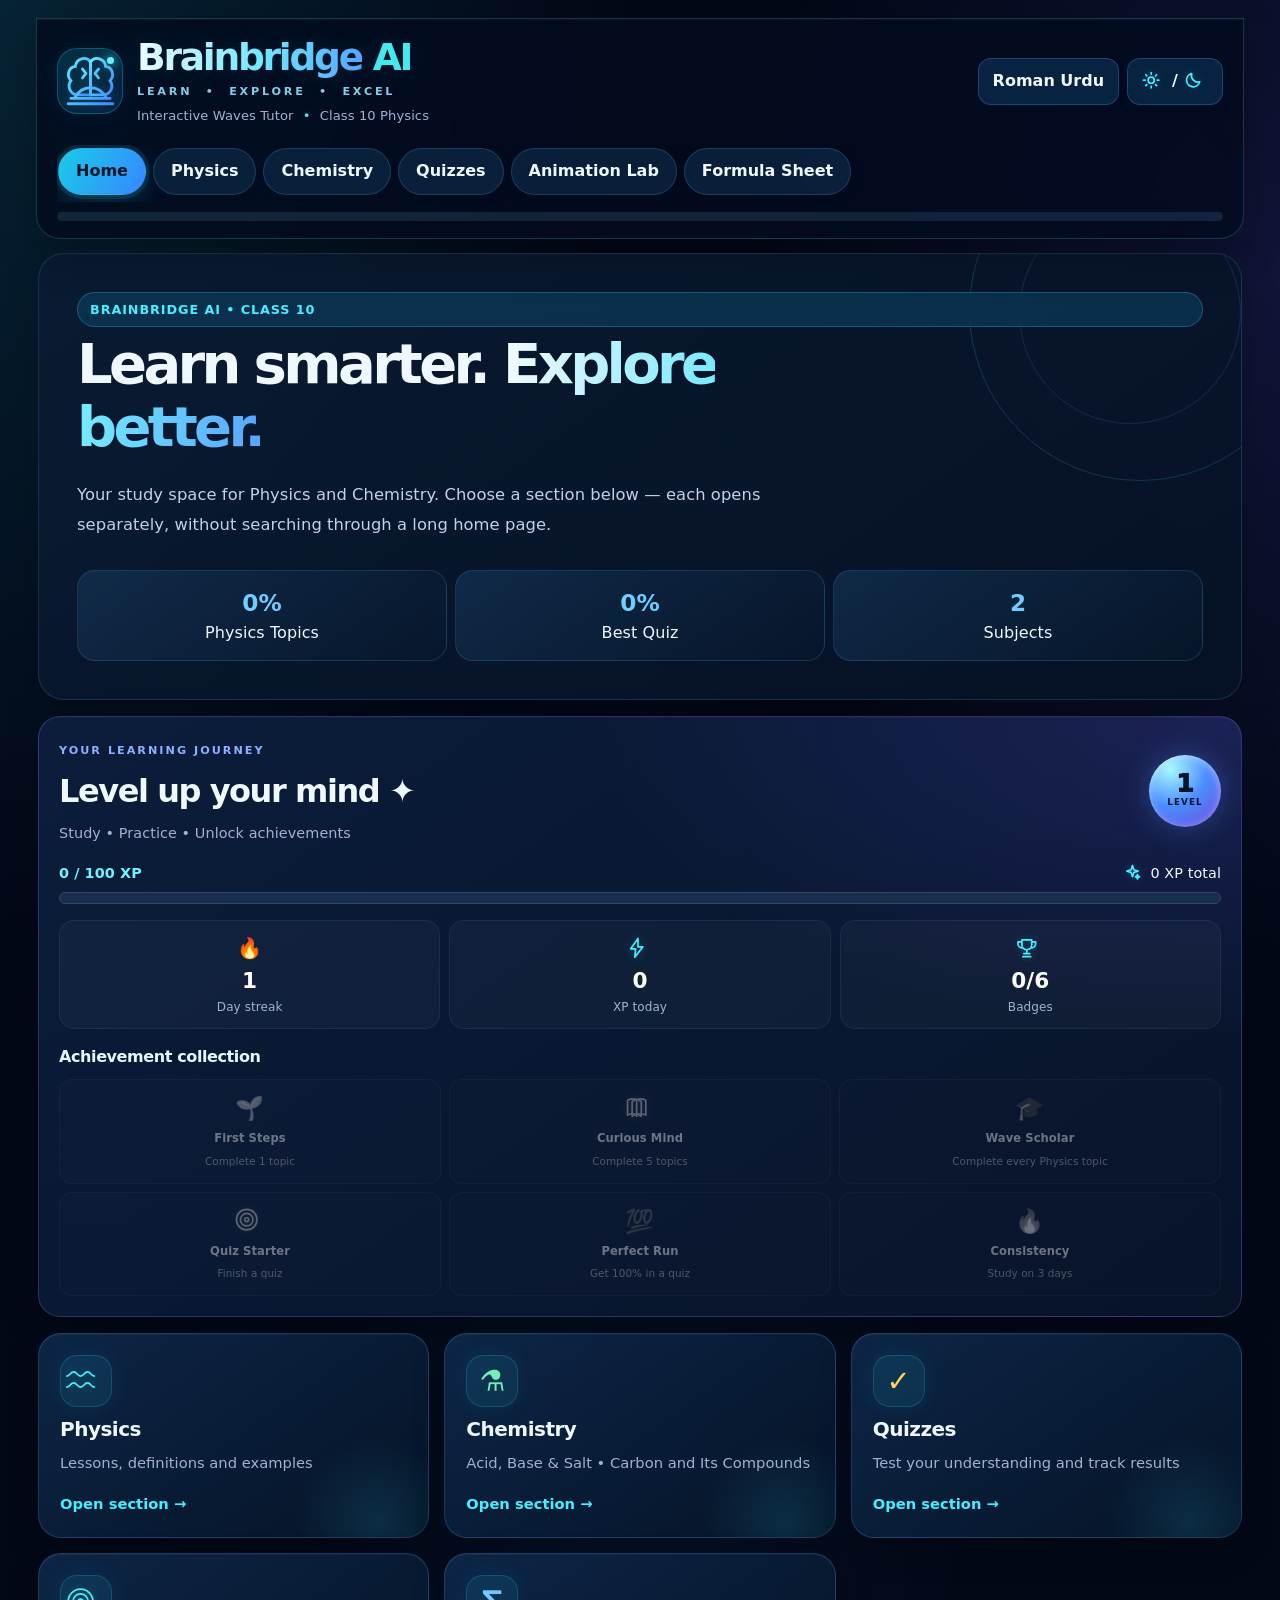
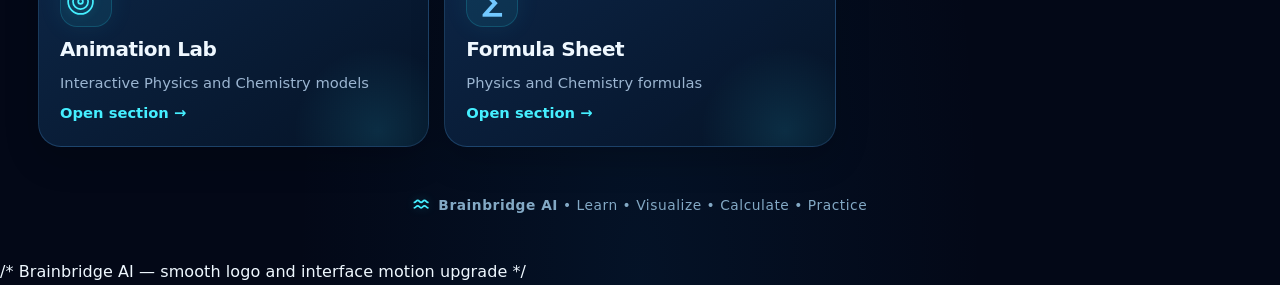
<file: Brainbridge_AI_LevelUp_Gamified.html>
<!doctype html>
<html lang="en">
<head>
<meta charset="utf-8">
<meta name="viewport" content="width=device-width,initial-scale=1,viewport-fit=cover">
<meta name="theme-color" content="#07152d">
<title>Brainbridge AI — Interactive Waves Tutor</title>
<style>
:root{--bg:#061426;--card:#0c203b;--card2:#102b4b;--text:#eaf7ff;--muted:#a9c3d8;--cyan:#38d9ff;--blue:#4d8dff;--green:#4ade80;--yellow:#ffd166;--red:#ff667d;--purple:#a78bfa;--line:#214563;--shadow:0 12px 35px rgba(0,0,0,.25)}
*{box-sizing:border-box}html{scroll-behavior:smooth}
body{margin:0;background:radial-gradient(circle at 15% 10%,rgba(56,217,255,.08),transparent 28%),radial-gradient(circle at 85% 85%,rgba(77,141,255,.08),transparent 30%),var(--bg);color:var(--text);font:16px/1.55 system-ui,-apple-system,BlinkMacSystemFont,"Segoe UI",sans-serif;min-height:100vh}
button,input,select{font:inherit}button{padding:10px 14px;min-height:44px;border:1px solid var(--line);border-radius:11px;background:#12304b;color:var(--text);font-weight:750;cursor:pointer;transition:transform .18s ease,background .18s ease,border-color .18s ease,box-shadow .18s ease}button:hover{transform:translateY(-2px);border-color:var(--cyan);box-shadow:0 7px 18px rgba(0,0,0,.22)}button:active{transform:translateY(0) scale(.98)}
.primary{background:linear-gradient(135deg,#079bc5,#0879b5);color:#fff;border-color:#31c9ef}
.app{width:min(1120px,100%);margin:auto;padding:10px}
.head,.card{background:linear-gradient(145deg,var(--card),var(--card2));border:1px solid var(--line);border-radius:17px;padding:15px;margin-bottom:12px;box-shadow:var(--shadow)}
.head{position:sticky;top:7px;z-index:20;backdrop-filter:blur(14px)}
.brand{display:flex;justify-content:space-between;align-items:center;gap:12px}.brand h1{margin:0;color:var(--cyan);font-size:clamp(1.55rem,4vw,2.15rem)}.brand small{color:var(--muted)}
.asif{color:#fff;background:linear-gradient(90deg,var(--cyan),#8be9ff);-webkit-background-clip:text;background-clip:text;-webkit-text-fill-color:transparent}
.actions{display:flex;gap:8px;flex-wrap:wrap;align-items:center}.nav{display:flex;gap:7px;flex-wrap:wrap;overflow-x:auto;margin-top:12px;padding-bottom:2px}.nav button{white-space:nowrap}.nav button.active{background:var(--cyan);color:#062033;border-color:var(--cyan)}
.search,input,select{background:#071a2d;color:var(--text);border:1px solid var(--line);border-radius:10px;padding:10px;outline:none}.search{width:100%;margin-top:10px}input:focus,select:focus{border-color:var(--cyan);box-shadow:0 0 0 3px rgba(56,217,255,.1)}
.page{display:none;animation:pageIn .35s ease}.page.active{display:block}@keyframes pageIn{from{opacity:0;transform:translateY(8px)}to{opacity:1;transform:none}}
.grid{display:grid;grid-template-columns:repeat(2,1fr);gap:12px}.topic-list{display:grid;grid-template-columns:repeat(2,1fr);gap:8px}.topic-list button{text-align:left}.done{border-left:5px solid var(--green)}
.canvas{display:block;width:100%;height:330px;background:radial-gradient(circle at 50% 50%,rgba(56,217,255,.035),transparent 60%),#030e1b;border-radius:14px;border:1px solid #173a58;touch-action:none}
.formula{font-size:1.35rem;color:var(--cyan);font-weight:850}.answer{padding:11px;border-radius:11px;margin-top:10px;background:#102b45;border:1px solid var(--line)}.ok{background:#0d4b2c;border-color:#2c9d62}.bad{background:#572331;border-color:#ad4059}
.progress{height:8px;background:#17324b;border-radius:8px;overflow:hidden;margin-top:10px}.progress i{display:block;height:100%;width:0;background:linear-gradient(90deg,var(--cyan),var(--blue));transition:width .7s cubic-bezier(.2,.8,.2,1)}
.quizopt{display:block;width:100%;text-align:left;margin:8px 0}.hidden{display:none!important}
.hero{position:relative;overflow:hidden;min-height:240px;display:flex;flex-direction:column;justify-content:center}.hero:before,.hero:after{content:"";position:absolute;border-radius:50%;pointer-events:none}.hero:before{width:280px;height:280px;right:-80px;top:-100px;border:1px solid rgba(56,217,255,.15);animation:pulseRing 4s infinite ease-in-out}.hero:after{width:170px;height:170px;right:25px;top:-45px;border:1px solid rgba(56,217,255,.12);animation:pulseRing 4s 1s infinite ease-in-out}@keyframes pulseRing{0%,100%{transform:scale(.85);opacity:.25}50%{transform:scale(1.12);opacity:.7}}
.wave-title{font-size:clamp(1.7rem,5vw,2.6rem);margin:.1em 0}.stat{display:grid;grid-template-columns:repeat(3,1fr);gap:8px;margin-top:15px}.stat div{padding:11px;border-radius:12px;background:rgba(255,255,255,.035);border:1px solid var(--line);text-align:center}.stat b{display:block;color:var(--cyan);font-size:1.25rem}.chips{display:flex;flex-wrap:wrap;gap:7px}.chip{border:1px solid var(--line);background:#102a45;border-radius:999px;padding:6px 10px;font-size:.88rem}.lab-controls{position:sticky;bottom:8px;z-index:5;background:rgba(6,20,38,.88);backdrop-filter:blur(12px);border:1px solid var(--line);border-radius:13px;padding:9px}.range{accent-color:var(--cyan);width:130px;vertical-align:middle}.calc-grid{display:grid;grid-template-columns:repeat(2,1fr);gap:8px}.calc-grid input{width:100%}.small{color:var(--muted);font-size:.9rem}.badge{display:inline-block;padding:4px 9px;border-radius:999px;background:#123b54;color:var(--cyan);font-size:.8rem;font-weight:800}footer{text-align:center;color:var(--muted);padding:20px 5px}
body.light{--bg:#edf7fb;--card:#fff;--card2:#f5fbff;--text:#102235;--muted:#506779;--line:#c7dce7;--shadow:0 8px 24px rgba(20,70,90,.1)}
body.light .search,body.light input,body.light select{background:#f5fbff;color:#102235}body.light .canvas{background:#061426}
@media(max-width:760px){.head{position:relative;top:auto}.grid,.topic-list{grid-template-columns:1fr}.canvas{height:280px}.brand{align-items:flex-start;flex-direction:column}.stat{grid-template-columns:1fr}}
@media(max-width:500px){body{font-size:15px}.app{padding:6px}.head,.card{padding:12px;border-radius:14px}.nav{flex-wrap:nowrap}.nav button{flex:0 0 auto;min-height:42px}.actions button{flex:1 1 auto}.calc-grid{grid-template-columns:1fr}.canvas{height:245px}.range{width:100px}}
@media(prefers-reduced-motion:reduce){*,*:before,*:after{animation-duration:.001ms!important;transition-duration:.001ms!important}}

/* Brainbridge AI modern interface refresh — content and learning logic preserved */
:root{--bg:#041022;--card:#081b33;--card2:#0b2545;--text:#eef9ff;--muted:#9dbbd4;--cyan:#28e2f3;--blue:#428cff;--green:#4ce0ad;--yellow:#ffd166;--red:#ff718d;--purple:#b18aff;--line:rgba(72,157,220,.28);--shadow:0 18px 46px rgba(0,0,0,.24)}
body{background:radial-gradient(ellipse at 8% 0%,rgba(25,205,240,.12),transparent 32%),radial-gradient(ellipse at 92% 18%,rgba(69,107,255,.12),transparent 28%),linear-gradient(160deg,#030b18,#06172d 55%,#041022);letter-spacing:.005em}
.app{width:min(1240px,100%);padding:16px}
.head,.card{background:linear-gradient(145deg,rgba(9,29,54,.96),rgba(7,24,47,.97));border:1px solid var(--line);border-radius:22px;padding:20px;margin-bottom:16px;box-shadow:var(--shadow)}
.head{top:10px;backdrop-filter:blur(22px);background:rgba(4,17,35,.88);border-color:rgba(56,190,242,.3);padding:17px 20px}
.brand{align-items:center;gap:16px}.brand-lockup{display:flex;align-items:center;gap:14px;min-width:0}.brand-mark{width:66px;height:66px;display:grid;place-items:center;border:1px solid rgba(40,226,243,.3);border-radius:19px;background:linear-gradient(145deg,rgba(27,218,239,.12),rgba(64,118,255,.08));box-shadow:inset 0 0 24px rgba(35,195,255,.08),0 0 24px rgba(28,201,255,.08);flex-shrink:0}.brand-mark svg{width:57px;height:57px;filter:drop-shadow(0 0 8px rgba(38,218,255,.28))}
.brand h1{font-size:clamp(1.55rem,4vw,2.35rem);letter-spacing:-.045em;line-height:1.12}.brand-ai{color:#42e9ef}.brand small{display:block;letter-spacing:.22em;font-size:.7rem;color:#83cde8;font-weight:800;margin-top:5px}.brand-sub{font-size:.82rem;color:var(--muted);margin-top:6px}.brand-sub span{color:var(--cyan);padding:0 5px}.header-actions{justify-content:flex-end}.header-actions button{background:rgba(11,43,75,.8)}
.asif{background:linear-gradient(95deg,#f5fbff 0%,#75e9ff 55%,#55a5ff 100%);-webkit-background-clip:text;background-clip:text;-webkit-text-fill-color:transparent}
.nav{gap:8px;margin-top:18px}.nav button{border-radius:13px;padding:10px 17px;background:rgba(13,42,72,.7);border-color:rgba(83,157,215,.24);font-weight:700}.nav button.active{background:linear-gradient(120deg,#19cbe7,#3787ff);color:#031629;border-color:transparent;box-shadow:0 5px 22px rgba(28,195,240,.2)}
button{border-radius:13px;background:rgba(15,43,73,.92);border-color:rgba(83,157,215,.28);font-weight:700;box-shadow:0 4px 12px rgba(0,0,0,.08)}button:hover{box-shadow:0 8px 24px rgba(21,194,242,.13)}.primary{background:linear-gradient(115deg,#11c9df,#2785ff);color:#031628;border:0;box-shadow:0 8px 22px rgba(18,178,232,.18)}
.search,input,select{background:#04162a;border-color:rgba(82,158,214,.3);border-radius:13px}.search{margin-top:14px;padding:13px 15px}.progress{height:7px;background:rgba(94,143,181,.18);border-radius:99px}.progress i{background:linear-gradient(90deg,#2ce7e8,#398bff,#a67cff);border-radius:99px}
.hero{min-height:270px;padding:clamp(22px,4vw,38px);background:radial-gradient(ellipse at 82% 42%,rgba(28,194,255,.12),transparent 35%),linear-gradient(125deg,rgba(9,35,65,.98),rgba(5,23,46,.98));border-color:rgba(41,194,238,.42)}
.hero:before{width:340px;height:340px;right:-70px;top:-115px;border:1px solid rgba(56,217,255,.18)}.hero:after{width:220px;height:220px;right:0;top:-52px;border-color:rgba(70,133,255,.2)}
.badge{background:rgba(14,66,99,.58);border:1px solid rgba(40,226,243,.26);padding:7px 12px;letter-spacing:.07em}.wave-title{max-width:760px;font-weight:850;letter-spacing:-.035em;line-height:1.12}.hero p{max-width:780px;color:#bdd4e8}.stat div{background:rgba(3,16,34,.4);border-color:rgba(82,158,214,.2);border-radius:16px;padding:14px}.stat b{font-size:1.45rem}
.grid{gap:15px}.grid>.card{min-height:140px}.card h2,.card h3{letter-spacing:-.02em}.card h3{color:#e8f7ff}.chips{gap:8px}.chip{background:rgba(12,49,78,.65);border-color:rgba(68,166,218,.23);border-radius:999px;padding:7px 12px}
.topic-list button{text-align:left;border-radius:14px;padding:13px 15px;background:rgba(5,23,44,.68)}.topic-list button.done{border-left:4px solid var(--green);background:rgba(13,74,66,.18)}
.answer{background:rgba(13,42,69,.86);border-color:rgba(76,157,213,.24);border-radius:14px}.ok{background:rgba(13,91,56,.45)}.bad{background:rgba(107,30,52,.45)}
.canvas{border-radius:18px;border-color:rgba(50,183,232,.28);background-color:#031021}.lab-controls{background:rgba(4,17,35,.9);border-color:rgba(72,157,220,.25);border-radius:16px}
.formula{color:#42e9ef}.page.active{animation:pageIn .28s ease}
footer{padding:26px 5px;color:#83a9c5;letter-spacing:.05em}
body.light{--bg:#edf6fc;--card:#fff;--card2:#f4faff;--text:#10243a;--muted:#526c82;--line:#c8dfec;--shadow:0 12px 32px rgba(20,70,90,.09);background:radial-gradient(ellipse at 8% 0%,rgba(25,205,240,.13),transparent 32%),#edf6fc}
body.light .head{background:rgba(255,255,255,.9)}body.light .card{background:linear-gradient(145deg,#fff,#f4faff)}body.light .hero{background:linear-gradient(125deg,#e6f8ff,#f6faff)}body.light .hero p{color:#49657c}body.light .topic-list button,body.light .search,body.light input,body.light select{background:#f7fbff;color:#102235}body.light .card h3{color:#10243a}body.light .brand-sub{color:#526c82}
@media(max-width:760px){.app{padding:9px}.head{top:0;padding:14px}.brand{flex-direction:row;align-items:center}.brand-mark{width:52px;height:52px;border-radius:15px}.brand-mark svg{width:46px;height:46px}.brand-lockup{gap:10px}.brand small{letter-spacing:.13em;font-size:.62rem}.brand-sub{font-size:.72rem}.header-actions{flex-wrap:wrap;gap:6px}.header-actions button{padding:8px 10px;min-height:38px}.head,.card{border-radius:17px;padding:15px}.grid,.topic-list{grid-template-columns:1fr}.canvas{height:280px}.stat{grid-template-columns:repeat(3,1fr)}.stat div{padding:10px 6px}.stat b{font-size:1.15rem}}
@media(max-width:500px){body{font-size:14px}.app{padding:7px}.brand{align-items:flex-start}.brand h1{font-size:1.48rem}.brand-sub{max-width:190px}.brand small{font-size:.55rem}.brand-mark{width:45px;height:45px}.brand-mark svg{width:40px;height:40px}.header-actions{flex-direction:column;align-items:stretch}.header-actions button{min-height:35px;font-size:.78rem;padding:6px 8px}.nav{margin-top:14px}.nav button{padding:9px 12px}.hero{min-height:0;padding:20px}.wave-title{font-size:1.8rem}.stat{gap:6px}.stat div{font-size:.8rem}.stat b{font-size:1.05rem}.calc-grid{grid-template-columns:1fr}.canvas{height:245px}.range{width:100px}}

</style>

<style id="bb-wave-pro-style">
#labbox{position:relative;overflow:hidden;background:linear-gradient(145deg,rgba(4,20,48,.98),rgba(5,31,64,.94));border:1px solid rgba(45,190,255,.28);box-shadow:0 18px 55px rgba(0,120,255,.10),inset 0 1px rgba(255,255,255,.035)}
#labbox h2{letter-spacing:-.025em}
#labbox .canvas{display:block;width:100%;height:clamp(250px,42vw,390px);border-radius:18px;border:1px solid rgba(70,195,255,.22);background:radial-gradient(ellipse at 50% 45%,rgba(13,74,130,.35),rgba(2,11,30,.96) 75%);box-shadow:inset 0 0 45px rgba(0,145,255,.08),0 8px 28px rgba(0,0,0,.22)}
#labbox .lab-controls{position:sticky;bottom:6px;z-index:2;padding:10px;border-radius:15px;background:rgba(5,19,42,.78);border:1px solid rgba(61,190,255,.18);backdrop-filter:blur(12px)}
#labbox .actions button{border-radius:12px}
#labbox #labtext{padding:12px 14px;border-radius:12px;background:rgba(28,173,255,.065);border:1px solid rgba(49,194,255,.16);line-height:1.65}
@media(prefers-reduced-motion:reduce){#labbox .canvas{scroll-behavior:auto}}
</style>


<style id="bb-optics-pro-style">
#labbox .canvas{
  border:1px solid rgba(64,207,255,.32)!important;
  background:radial-gradient(ellipse at 50% 45%,rgba(14,82,139,.34),rgba(2,10,28,.98) 76%)!important;
  box-shadow:inset 0 0 50px rgba(0,157,255,.11),0 12px 35px rgba(0,0,0,.25)!important;
}
#labbox .lab-controls{border:1px solid rgba(62,205,255,.22)!important;box-shadow:0 8px 26px rgba(0,0,0,.18)}
@keyframes bbLabAura{0%,100%{opacity:.45}50%{opacity:.9}}
#labbox{isolation:isolate}
#labbox:after{content:"";position:absolute;inset:0;pointer-events:none;z-index:0;background:radial-gradient(ellipse at 15% 0%,rgba(0,196,255,.06),transparent 45%),radial-gradient(ellipse at 90% 100%,rgba(122,95,255,.07),transparent 42%);animation:bbLabAura 8s ease-in-out infinite}
#labbox>*{position:relative;z-index:1}
@media(prefers-reduced-motion:reduce){#labbox:after{animation:none}}
</style>

<style id="bb-chemistry-style">
.chem-hero{background:radial-gradient(ellipse at 85% 30%,rgba(67,255,190,.13),transparent 35%),linear-gradient(125deg,rgba(8,47,59,.98),rgba(5,23,46,.98));border-color:rgba(76,224,173,.38)}
.chem-hero .badge{color:#79f5c3;border-color:rgba(76,224,173,.3)}#chemTopics button{text-align:left}#chemDetail .formula{color:#69efb7}#chemDetail .answer{line-height:1.7}.chem-option{display:block;width:100%;text-align:left;margin:8px 0}.chem-progress{color:var(--green);font-weight:800}
body.light .chem-hero{background:linear-gradient(125deg,#e6fff5,#f5faff)}
</style>

<style id="bb-clean-study-layout">
/* Focused study layout: keep the lesson in view and tuck reference lists away. */
.study-tools{display:flex;gap:8px;align-items:center;flex-wrap:wrap;margin:10px 0}
.study-tools select{flex:1;min-width:170px}
.topic-drawer{border:1px solid var(--line);border-radius:14px;background:rgba(4,20,39,.42);margin:10px 0 14px;overflow:hidden}
.topic-drawer summary,.resource-drawer summary{cursor:pointer;padding:12px 14px;font-weight:800;color:var(--cyan);list-style:none}
.topic-drawer summary::-webkit-details-marker,.resource-drawer summary::-webkit-details-marker{display:none}
.topic-drawer summary:after,.resource-drawer summary:after{content:'＋';float:right}
.topic-drawer[open] summary:after,.resource-drawer[open] summary:after{content:'−'}
.topic-drawer .topic-list{padding:0 12px 12px;max-height:42vh;overflow:auto}
.resource-drawer{border:1px solid var(--line);border-radius:14px;margin:12px 0;overflow:hidden;background:rgba(4,20,39,.32)}
.resource-drawer>*:not(summary){margin-left:12px;margin-right:12px}
.lesson-card{scroll-margin-top:12px}
.lesson-nav{display:grid;grid-template-columns:1fr minmax(110px,1.3fr) 1fr;gap:8px;margin-top:14px;position:sticky;bottom:8px;z-index:8;padding:9px;border:1px solid var(--line);border-radius:15px;background:rgba(4,17,35,.94);backdrop-filter:blur(14px);box-shadow:0 8px 24px rgba(0,0,0,.25)}
.lesson-nav button{min-width:0;padding:9px 7px}.lesson-nav select{width:100%;min-width:0;font-size:.88rem}
.chapter-switch{display:flex;gap:8px;flex-wrap:wrap;margin:0 0 12px}.chapter-switch button{flex:1 1 140px}.chapter-switch button.active{background:linear-gradient(120deg,#19cbe7,#3787ff);color:#031629}
@media(max-width:500px){.lesson-nav{grid-template-columns:1fr 1.4fr 1fr;gap:5px;padding:6px}.lesson-nav button{font-size:.78rem}.topic-drawer .topic-list{max-height:34vh}}
</style>


<style id="bb-navigation-redesign">
.head{position:sticky!important;top:0!important;z-index:30;margin:0 -2px 14px;border-radius:0 0 18px 18px}
.nav{display:flex;flex-wrap:nowrap;overflow-x:auto;overscroll-behavior-x:contain;scrollbar-width:none;padding:3px 1px 7px;position:sticky;top:0;z-index:31}
.nav::-webkit-scrollbar{display:none}.nav button{flex:0 0 auto}
.home-launch-grid{display:grid;grid-template-columns:repeat(2,minmax(0,1fr));gap:13px;margin:14px 0 22px}
.launch-tile{min-height:165px;text-align:left;padding:17px;display:flex;flex-direction:column;align-items:flex-start;gap:7px;border-radius:19px;background:linear-gradient(145deg,rgba(13,48,78,.98),rgba(7,27,51,.98));border:1px solid rgba(75,166,220,.3)}
.launch-tile strong{font-size:1.15rem}.launch-tile small{color:var(--muted);font-weight:500;line-height:1.4}.launch-icon{font-size:1.6rem;color:var(--cyan);width:43px;height:43px;display:grid;place-items:center;border-radius:13px;background:rgba(39,208,235,.1);border:1px solid rgba(39,208,235,.2)}
.launch-arrow{margin-top:auto;color:var(--cyan);font-size:.88rem;font-weight:800}.chemistry-tile .launch-icon{color:#72efbb}.quiz-tile .launch-icon{color:#ffd166}.lab-tile .launch-icon{color:#b9a0ff}.formula-tile .launch-icon{color:#72c8ff}
.section-heading{display:flex;align-items:center;justify-content:space-between;gap:12px}.section-heading h2{margin:0}.section-heading button{flex:0 0 auto}
#about{display:none!important}
@media(max-width:760px){.head{position:sticky!important;top:0!important}.brand{flex-direction:row!important;align-items:center!important}.brand-sub{display:none}.brand-mark{width:48px;height:48px}.brand-mark svg{width:42px;height:42px}.header-actions{gap:5px}.header-actions button{padding:7px 9px;min-height:38px}.home-launch-grid{gap:9px}.launch-tile{min-height:155px;padding:13px}.nav{margin-top:10px}.stat{grid-template-columns:repeat(3,1fr)}.stat div{padding:8px 5px}.stat b{font-size:1.15rem}}
@media(max-width:390px){.home-launch-grid{grid-template-columns:1fr}.launch-tile{min-height:125px}.brand h1{font-size:1.45rem}}
</style>


<style id="bb-modern-engaging-overhaul">
/* Brainbridge AI — premium engaging UI polish; all original content/scripts retained */
:root{
 --bg:#030817;--card:#09172c;--card2:#0d2140;--text:#eff8ff;--muted:#9bb5d1;
 --cyan:#45efff;--blue:#668cff;--green:#55f2bd;--purple:#b89cff;
 --line:rgba(113,181,255,.2);--shadow:0 18px 50px rgba(0,0,0,.32)
}
html{scroll-behavior:smooth;scroll-padding-top:115px}
body{
 background:
 radial-gradient(ellipse at 0% 0%,rgba(27,220,255,.13),transparent 35%),
 radial-gradient(ellipse at 100% 15%,rgba(105,91,255,.14),transparent 30%),
 radial-gradient(ellipse at 50% 100%,rgba(15,111,180,.1),transparent 38%),
 #030817;
 color:var(--text);font-family:Inter,ui-sans-serif,system-ui,-apple-system,"Segoe UI",sans-serif
}
.app{max-width:1320px;padding:18px}
.head{
 border:1px solid rgba(89,204,255,.22)!important;
 border-radius:0 0 24px 24px!important;
 background:rgba(3,12,29,.82)!important;
 box-shadow:0 14px 40px rgba(0,0,0,.28),inset 0 1px rgba(255,255,255,.04)!important;
 backdrop-filter:blur(24px) saturate(145%)!important
}
.brand-mark{border-radius:20px!important;position:relative;overflow:hidden}
.brand-mark:after{content:"";position:absolute;inset:-50%;background:linear-gradient(115deg,transparent 35%,rgba(255,255,255,.15),transparent 60%);transform:translateX(-70%);animation:bbShine 7s ease-in-out infinite}
@keyframes bbShine{0%,65%{transform:translateX(-70%)}85%,100%{transform:translateX(70%)}}
.brand h1{font-weight:900;letter-spacing:-.06em;text-shadow:0 0 28px rgba(69,239,255,.13)}
.brand small{letter-spacing:.25em!important}
.nav{gap:7px!important}
.nav button{border-radius:999px!important;padding:10px 17px!important;transition:all .25s ease!important}
.nav button.active{box-shadow:0 0 0 4px rgba(69,239,255,.09),0 8px 24px rgba(37,183,255,.2)!important}
button{transition:transform .22s cubic-bezier(.2,.8,.2,1),box-shadow .22s,border-color .22s,filter .22s!important}
button:hover{filter:brightness(1.12);transform:translateY(-3px)!important}
button:active{transform:scale(.97)!important}
.primary{background:linear-gradient(115deg,#38e8ef,#548cff)!important;color:#031225!important;font-weight:850!important}
.card{
 border:1px solid rgba(108,174,235,.18)!important;border-radius:22px!important;
 background:linear-gradient(145deg,rgba(10,27,51,.94),rgba(6,18,37,.96))!important;
 box-shadow:0 14px 38px rgba(0,0,0,.2),inset 0 1px rgba(255,255,255,.025)!important;
 transition:border-color .25s,transform .25s,box-shadow .25s
}
.card h2{font-weight:850;letter-spacing:-.045em}
.card h3{font-weight:800;letter-spacing:-.025em}
.hero{isolation:isolate;border-radius:26px!important;min-height:290px!important}
.hero:before,.hero:after{z-index:-1}
.hero .badge{backdrop-filter:blur(8px)}
.wave-title{font-size:clamp(2rem,5.3vw,3.5rem)!important;letter-spacing:-.065em!important}
.hero p{font-size:1.02rem;line-height:1.8}
.stat div{border-radius:18px!important;background:linear-gradient(145deg,rgba(22,56,91,.6),rgba(7,24,46,.55))!important}
.stat b{background:linear-gradient(90deg,#52f3ff,#8ba7ff);-webkit-background-clip:text;background-clip:text;color:transparent!important}
.home-launch-grid{gap:15px!important}
.launch-tile{
 position:relative;isolation:isolate;overflow:hidden;min-height:190px!important;
 border-radius:23px!important;padding:21px!important;
 background:linear-gradient(145deg,rgba(13,39,72,.96),rgba(5,19,39,.98))!important;
 border:1px solid rgba(93,181,255,.22)!important;
 box-shadow:0 13px 34px rgba(0,0,0,.18),inset 0 1px rgba(255,255,255,.035)!important
}
.launch-tile:before{content:"";position:absolute;inset:auto -35px -70px auto;width:170px;height:170px;border-radius:50%;background:radial-gradient(circle,rgba(51,222,255,.12),transparent 70%);z-index:-1;transition:transform .4s}
.launch-tile:hover:before{transform:scale(1.6)}
.launch-icon{width:52px!important;height:52px!important;border-radius:17px!important;font-size:1.8rem!important;box-shadow:0 0 25px rgba(49,207,255,.08)}
.launch-tile strong{font-size:1.25rem!important;letter-spacing:-.025em}
.launch-tile small{font-size:.92rem!important;line-height:1.55!important}
.launch-arrow{font-size:.92rem!important}
.topic-list button{border-radius:15px!important;padding:14px 16px!important;line-height:1.45}
.topic-list button:hover{border-color:rgba(69,239,255,.55)!important;background:rgba(18,64,102,.75)!important}
.topic-list button.done{background:linear-gradient(90deg,rgba(25,124,100,.2),rgba(7,26,46,.7))!important}
.answer{border-radius:16px!important;padding:15px!important}
.formula{font-size:clamp(1.2rem,3vw,1.65rem)!important;letter-spacing:-.025em}
.progress{height:9px!important;border-radius:99px!important;overflow:hidden}
.progress i{box-shadow:0 0 15px rgba(69,239,255,.35)}
input,select,.search{border-radius:14px!important;padding:12px 14px!important}
.canvas{border-radius:20px!important}
#labbox{border-radius:24px!important}
#labbox .lab-controls{border-radius:18px!important}
.lesson-nav{border-radius:20px!important;box-shadow:0 12px 34px rgba(0,0,0,.34)!important}
details.topic-drawer,details.resource-drawer{border-radius:18px!important;border-color:rgba(108,174,235,.2)!important}
details summary{padding:15px 17px!important}
.page.active{animation:bbPageReveal .35s ease both}
@keyframes bbPageReveal{from{opacity:0;transform:translateY(9px)}to{opacity:1;transform:translateY(0)}}
footer{letter-spacing:.04em;font-size:.86rem}
body.light{
 --bg:#eff7ff;--text:#13263c;--muted:#5a728a;--line:rgba(51,113,170,.2);
 background:radial-gradient(ellipse at 0% 0%,rgba(35,204,235,.12),transparent 35%),#eff7ff
}
body.light .head{background:rgba(248,252,255,.88)!important}
body.light .card{background:linear-gradient(145deg,#fff,#f4f9ff)!important}
body.light .launch-tile{background:linear-gradient(145deg,#fff,#edf6ff)!important}
body.light .launch-tile small{color:#58718a}
body.light .stat div{background:linear-gradient(145deg,#f0f9ff,#fff)!important}
body.light .topic-list button{background:#f7fbff!important;color:#13263c}
@media(min-width:900px){
 .home-launch-grid{grid-template-columns:repeat(3,minmax(0,1fr))!important}
 .launch-tile:first-child,.launch-tile:nth-child(2){min-height:205px!important}
 .grid{gap:18px}
}
@media(max-width:760px){
 .app{padding:8px!important}
 .head{border-radius:0 0 18px 18px!important}
 .hero{min-height:0!important;padding:23px!important}
 .wave-title{font-size:2.05rem!important}
 .launch-tile{min-height:155px!important;padding:15px!important}
 .launch-icon{width:45px!important;height:45px!important}
 .card{border-radius:18px!important;padding:15px!important}
 .nav button{padding:9px 14px!important}
 .stat div{border-radius:14px!important}
}
@media(max-width:390px){.home-launch-grid{grid-template-columns:1fr!important}.launch-tile{min-height:130px!important}}
@media(prefers-reduced-motion:reduce){.brand-mark:after{animation:none}.page.active{animation:none}}
</style>


<style id="bb-gamification-style">
.bb-game-panel{position:relative;overflow:hidden;background:radial-gradient(ellipse at 100% 0%,rgba(112,82,255,.18),transparent 38%),linear-gradient(145deg,#0b1d3b,#071329)!important;border:1px solid rgba(126,124,255,.28)!important}
.bb-game-top{display:flex;justify-content:space-between;align-items:center;gap:15px}.bb-kicker{font-size:.7rem;letter-spacing:.18em;color:#8eafff;font-weight:900}.bb-game-top h2{margin:5px 0;font-size:clamp(1.35rem,4vw,2rem)}.bb-game-top p{margin:0}
.bb-level-orb{width:72px;height:72px;border-radius:50%;display:flex;flex-direction:column;align-items:center;justify-content:center;background:radial-gradient(circle at 30% 20%,#a6faff,#4b8cff 48%,#7148db);box-shadow:0 0 30px #4d8dff55,inset 0 2px 8px #fff7;flex-shrink:0;color:#06142b}.bb-level-orb span{font-size:1.6rem;font-weight:950;line-height:1}.bb-level-orb small{font-size:.55rem;font-weight:900;letter-spacing:.12em}
.bb-xp-row{display:flex;justify-content:space-between;gap:10px;margin:18px 0 8px;font-size:.9rem}.bb-xp-row b{color:#6ef4ff}.bb-xp-track{height:12px;border-radius:99px;background:#182c4b;overflow:hidden;border:1px solid #30456b}.bb-xp-track i{display:block;width:0;height:100%;background:linear-gradient(90deg,#39e8ef,#6c8dff,#c08aff);box-shadow:0 0 18px #5b8dff;transition:width .6s cubic-bezier(.2,.8,.2,1)}
.bb-game-stats{display:grid;grid-template-columns:repeat(3,1fr);gap:9px;margin:16px 0}.bb-game-stats div{display:flex;flex-direction:column;align-items:center;padding:12px 5px;border-radius:15px;background:#ffffff08;border:1px solid #6b9bd51c}.bb-game-stats span{font-size:1.25rem}.bb-game-stats b{font-size:1.35rem;color:#fff}.bb-game-stats small{font-size:.75rem;color:#9bb5d1}
.bb-ach-title{font-size:1rem;margin:15px 0 9px}.bb-badges{display:grid;grid-template-columns:repeat(3,1fr);gap:8px}.bb-ach{padding:10px 6px;text-align:center;border:1px solid #42618a44;border-radius:13px;background:#ffffff05;opacity:.42;filter:grayscale(1);transition:.3s}.bb-ach.unlocked{opacity:1;filter:none;border-color:#8e8cff66;background:linear-gradient(145deg,#6b6aff19,#36d9ff0b);box-shadow:inset 0 1px #ffffff0a}.bb-ach .em{font-size:1.45rem;display:block}.bb-ach strong{display:block;font-size:.72rem;margin-top:4px}.bb-ach small{font-size:.65rem;color:var(--muted)}
.bb-float-xp{position:fixed;z-index:999;left:50%;top:38%;transform:translate(-50%,-50%);font-weight:1000;font-size:2rem;color:#72f6ff;text-shadow:0 0 24px #30caff;pointer-events:none;animation:bbFloat .95s ease forwards}.bb-confetti{position:fixed;z-index:998;pointer-events:none;width:8px;height:12px;border-radius:3px;animation:bbBurst 1s ease-out forwards}@keyframes bbFloat{0%{opacity:0;transform:translate(-50%,15px) scale(.6)}25%{opacity:1;transform:translate(-50%,-8px) scale(1.15)}100%{opacity:0;transform:translate(-50%,-90px) scale(.9)}}@keyframes bbBurst{to{transform:translate(var(--dx),var(--dy)) rotate(540deg);opacity:0}}
.bb-correct-pop{animation:bbCorrect .55s ease}@keyframes bbCorrect{0%{transform:scale(.96)}45%{transform:scale(1.025);box-shadow:0 0 35px #47f3b855}100%{transform:scale(1)}}
body.light .bb-game-panel{background:radial-gradient(ellipse at 100% 0%,#dcdcff,transparent 38%),linear-gradient(145deg,#fff,#eef5ff)!important}body.light .bb-game-stats b{color:#162c48}
@media(max-width:430px){.bb-badges{grid-template-columns:repeat(2,1fr)}.bb-game-top{align-items:flex-start}.bb-level-orb{width:62px;height:62px}}
@media(prefers-reduced-motion:reduce){.bb-float-xp,.bb-confetti{animation:none!important}}
</style>
</head>
<body>
<div class="app">
<header class="head">
<div class="brand"><div class="brand-lockup"><div class="brand-mark" aria-label="Brainbridge AI logo"><svg viewBox="0 0 64 64" role="img" aria-label="Brain and bridge logo"><defs><linearGradient id="bbg" x1="0" y1="0" x2="1" y2="1"><stop offset="0" stop-color="#5df4ff"/><stop offset="1" stop-color="#4387ff"/></linearGradient></defs><path d="M32 10c-5-7-16-4-17 5-8 1-10 11-5 16-5 7 0 16 8 16h14V10Z" fill="none" stroke="url(#bbg)" stroke-width="3.2" stroke-linecap="round"/><path d="M32 10c5-7 16-4 17 5 8 1 10 11 5 16 5 7 0 16-8 16H32V10Z" fill="none" stroke="url(#bbg)" stroke-width="3.2" stroke-linecap="round"/><path d="M32 12v35M23 18l4 5-4 5m18-10-4 5 4 5M10 51h44M14 51c4-8 10-12 18-12s14 4 18 12M7 57h50" fill="none" stroke="url(#bbg)" stroke-width="3.2" stroke-linecap="round" stroke-linejoin="round"/></svg></div><div><h1><span class="asif">Brainbridge</span> <span class="brand-ai">AI</span></h1><small>LEARN&nbsp; • &nbsp;EXPLORE&nbsp; • &nbsp;EXCEL</small><div class="brand-sub">Interactive Waves Tutor <span>•</span> Class 10 Physics</div></div></div><div class="actions header-actions"><button id="lang">Roman Urdu</button><button id="theme" aria-label="Toggle light or dark theme">☀️ / 🌙</button></div></div>
<nav class="nav" aria-label="Main navigation"><button data-p="home" class="active">Home</button><button data-p="learn">Physics</button><button data-p="chemistry">Chemistry</button><button data-p="quiz">Quizzes</button><button data-p="lab">Animation Lab</button><button data-p="formula">Formula Sheet</button></nav><div class="progress"><i id="prog"></i></div>
</header>

<main>
<section id="home" class="page active">
<div class="card hero"><span class="badge">BRAINBRIDGE AI • CLASS 10</span><h2 class="wave-title">Learn smarter. <span class="asif">Explore better.</span></h2><p>Your study space for Physics and Chemistry. Choose a section below — each opens separately, without searching through a long home page.</p><p id="homeprog" class="small" style="display:none"></p><div class="stat"><div><b id="statTopics">0%</b><span>Physics Topics</span></div><div><b id="statQuiz">0%</b><span>Best Quiz</span></div><div><b>2</b><span>Subjects</span></div></div></div>

<div class="bb-game-panel card">
  <div class="bb-game-top"><div><span class="bb-kicker">YOUR LEARNING JOURNEY</span><h2>Level up your mind ✦</h2><p class="small">Study • Practice • Unlock achievements</p></div><div class="bb-level-orb"><span id="bbLevel">1</span><small>LEVEL</small></div></div>
  <div class="bb-xp-row"><b id="bbXpText">0 / 100 XP</b><span id="bbXpTotal">✨ 0 XP total</span></div><div class="bb-xp-track"><i id="bbXpBar"></i></div>
  <div class="bb-game-stats"><div><span>🔥</span><b id="bbStreak">0</b><small>Day streak</small></div><div><span>⚡</span><b id="bbTodayXp">0</b><small>XP today</small></div><div><span>🏆</span><b id="bbBadgeCount">0/6</b><small>Badges</small></div></div>
  <h3 class="bb-ach-title">Achievement collection</h3><div class="bb-badges" id="bbBadges"></div>
</div>
<div class="home-launch-grid">
<button class="launch-tile physics-tile" onclick="go('learn')"><span class="launch-icon">〰</span><strong>Physics</strong><small>Lessons, definitions and examples</small><span class="launch-arrow">Open section →</span></button>
<button class="launch-tile chemistry-tile" onclick="go('chemistry')"><span class="launch-icon">⚗</span><strong>Chemistry</strong><small>Acid, Base & Salt • Carbon and Its Compounds</small><span class="launch-arrow">Open section →</span></button>
<button class="launch-tile quiz-tile" onclick="go('quiz')"><span class="launch-icon">✓</span><strong>Quizzes</strong><small>Test your understanding and track results</small><span class="launch-arrow">Open section →</span></button>
<button class="launch-tile lab-tile" onclick="go('lab')"><span class="launch-icon">◉</span><strong>Animation Lab</strong><small>Interactive Physics and Chemistry models</small><span class="launch-arrow">Open section →</span></button>
<button class="launch-tile formula-tile" onclick="go('formula')"><span class="launch-icon">∑</span><strong>Formula Sheet</strong><small>Physics and Chemistry formulas</small><span class="launch-arrow">Open section →</span></button>
</div>
</section>

<section id="learn" class="page"><div class="card"><div class="section-heading"><h2>📚 Physics</h2><button onclick="go('home')">← Home</button></div><p class="small">Choose a topic from the list. Use Previous / Next in the lesson to move without returning to the list.</p><p class="small">Topic select karein. Definitions, examples, misconceptions aur animations explore karein.</p><div id="topics" class="topic-list"></div></div><div id="detail" class="card"></div></section>

<section id="lab" class="page"><div class="card"><div class="section-heading"><h2>⚙️ Animation Lab</h2><button onclick="go('home')">← Home</button></div><p>Simplified educational models. Play, pause, reset aur speed control use karein.</p><div class="actions"><button onclick="lab('trans')">〰 Transverse</button><button onclick="lab('long')">↔ Longitudinal</button><button onclick="lab('reflect')">↩ Reflection</button><button onclick="lab('refract')">↪ Refraction</button><button onclick="lab('diff')">◉ Diffraction</button><button onclick="lab('ripple')">🌊 Ripple Tank</button><button onclick="lab('pend')">⚖ Pendulum</button></div><h3 style="margin:18px 0 8px;color:#70f5c1">🧪 Chemistry Animations — Acid, Base and Salt</h3><p class="small">Physics animations ke neeche Chemistry ke interactive visual models.</p><div class="actions"><button onclick="lab('ph')">🧪 pH Scale</button><button onclick="lab('neutral')">⚗️ Neutralization</button><button onclick="lab('ions')">＋ Ion Formation</button><button onclick="lab('indicator')">🎨 Indicators</button><button onclick="lab('buffer')">🛡️ Buffer Solution</button></div></div><div id="labbox" class="card"></div></section>

<section id="quiz" class="page"><div class="card"><div class="section-heading"><h2>🧠 Quizzes</h2><button onclick="go('home')">← Home</button></div><h3>Physics Quiz</h3><p class="small">50 improved questions • Concepts + formulas + applications.</p><div id="quizbox"></div></div><div class="card"><h2>🧪 Chemistry Quiz — Acid, Base and Salt</h2><p class="small">Class 10 Chemistry chapter practice. Restart any time to begin again.</p><div id="chemQuiz"></div></div></section>

<section id="formula" class="page"><div class="card"><div class="section-heading"><h2>🧮 Formula Sheet</h2><button onclick="go('home')">← Home</button></div><h3>Formula Calculator</h3><select id="fsel" onchange="calcUI()"></select><div id="calc"></div></div><div id="sheet" class="card"></div></section>

<section id="about" class="page"><div class="card"><h2>ℹ️ About & Notes</h2><p><b>Brainbridge AI</b> is an offline Class 10 Physics study tool designed to make wave concepts visual, interactive and easier to revise.</p><h3>📌 Core Notes</h3><p>Sound is mechanical; light and radio waves are electromagnetic. Refraction normally keeps frequency constant while speed and wavelength may change.</p><h3>📖 Glossary</h3><p><b>Amplitude</b> — maximum displacement.<br><b>Wavelength</b> — distance between consecutive same-phase points.<br><b>Frequency</b> — cycles per second.<br><b>Time Period</b> — time for one cycle.<br><b>Crest</b> — highest transverse point.<br><b>Trough</b> — lowest transverse point.<br><b>Compression</b> — closely packed region in a longitudinal wave.<br><b>Rarefaction</b> — spread-out region in a longitudinal wave.<br><b>Wavefront</b> — equal-phase points joined together.</p><div class="actions"><button onclick="notes()">⬇️ Download Notes</button><button onclick="window.print()">🖨️ Print Notes</button><button onclick="reset()">Reset Progress</button></div></div></section>
<section id="chemistry" class="page">
<div class="section-heading card"><h2>🧪 Chemistry</h2><button onclick="go('home')">← Home</button></div>
<div class="card hero chem-hero"><span class="badge">BRAINBRIDGE AI • CLASS 10 CHEMISTRY</span><h2 class="wave-title">Acid, Base and Salt</h2><p>Sindh Textbook Board Class X Chemistry — chapter-based learning in simple English with Roman Urdu support, key definitions, examples, formulas and practice questions.</p><div class="chips"><span class="chip">14 teaching periods</span><span class="chip">2 assessment periods</span><span class="chip">15% weightage</span></div></div>
<div class="chapter-switch"><button onclick="document.getElementById('chemDetail').scrollIntoView({behavior:'smooth',block:'start'})">Chapter 1 • Acid, Base & Salt</button><button onclick="document.getElementById('carbonDetail').scrollIntoView({behavior:'smooth',block:'start'})">Chapter 2 • Carbon</button></div>
<div id="chemDetail" class="card lesson-card"><h2>Start with a topic</h2><p>Select a topic from the topic list.</p></div>
<details class="topic-drawer"><summary>📘 Browse Acid, Base and Salt topics</summary><div style="padding:0 12px 10px"><input id="chemSearch" class="search" placeholder="🔎 Search topics"><div id="chemTopics" class="topic-list"></div></div></details>

<div class="card hero chem-hero" style="margin-top:22px"><span class="badge">BRAINBRIDGE AI • CLASS 10 CHEMISTRY • CHAPTER 2</span><h2 class="wave-title">Carbon and Its Compounds</h2><p>Learn carbon compounds through short, easy explanations, examples, important formulas and practice questions.</p><div class="chips"><span class="chip">Organic Chemistry</span><span class="chip">Topic-wise learning</span><span class="chip">Practice quiz</span></div></div>
<div id="carbonDetail" class="card lesson-card"><h2>Start with a topic</h2><p>Select a topic from the topic list.</p></div>
<details class="topic-drawer"><summary>📘 Browse Carbon and Its Compounds topics</summary><div style="padding:0 12px 10px"><input id="carbonSearch" class="search" placeholder="🔎 Search topics"><div id="carbonTopics" class="topic-list"></div></div></details>
<details class="resource-drawer"><summary>🧠 Carbon and Its Compounds — Practice Quiz</summary><p class="small">Test your understanding of this chapter. You can restart the quiz anytime.</p><div id="carbonQuiz"></div></details>
</section>
</main>
<footer>🌊 <b>Brainbridge AI</b> • Learn • Visualize • Calculate • Practice</footer>
</div>

<script>
const T=[
["Wave kya hoti hai?","Wave ek disturbance hai jo energy transfer karti hai; medium ke particles ka net transfer zaroori nahi.","Pani ki ripple.","~ ~ ~ ~ →"],
["Energy transfer without net transfer of matter","Wave energy aage propagate karti hai jabke particles mean position ke around oscillate karte hain.","Rope ko shake karna.","↕ particles → energy"],
["Mechanical waves","Mechanical waves ko material medium chahiye.","Sound, water aur seismic waves.","Vacuum ✗"],
["Electromagnetic waves","EM waves vacuum mein travel kar sakti hain.","Light aur radio waves.","Vacuum ✓"],
["Transverse waves","Particles propagation direction ke perpendicular vibrate karte hain.","Rope wave.","↕ particles → wave"],
["Longitudinal waves","Particles propagation direction ke parallel vibrate karte hain.","Sound wave.","↔ particles → wave"],
["Crest and trough","Crest highest aur trough lowest point hai transverse wave mein.","Rope ya water wave.","crest / trough"],
["Compression and rarefaction","Compression mein particles close aur rarefaction mein spread hote hain.","Sound wave.","●●●   ● ●"],
["Amplitude","Mean position se maximum displacement ko amplitude kehte hain.","Larger amplitude sound generally greater intensity/loudness se associated hota hai.","↕ A"],
["Wavelength","Same-phase consecutive points ka distance λ hota hai.","Crest-to-crest ya trough-to-trough.","↔ λ ↔"],
["Frequency","Per second complete oscillations ki number f hoti hai.","5 Hz = 5 cycles/s.","f = cycles/s"],
["Time period","Ek complete oscillation ke liye required time T hota hai.","Pendulum ka one-cycle time.","T=1/f"],
["Wavefront","Equal phase points ko join karne wali line ya surface wavefront hoti hai.","Ripple tank mein circular wavefronts.","))))"],
["Wave speed","Wave propagation ki speed wave speed kehlati hai.","Sound speed medium par depend karti hai.","v →"],
["Formula v = fλ","Wave speed = frequency × wavelength.","5 Hz × 2 m = 10 m/s.","v=fλ"],
["Reflection of waves","Boundary se wave ka bounce back hona reflection hai.","Echo ya mirror reflection.","→ wall ←"],
["Refraction of waves","Boundary par wave speed aur generally direction change hoti hai.","Light entering glass.","air | glass"],
["Diffraction of waves","Gap ya obstacle edge ke around waves ka spreading diffraction hai.","Sound doorway ke around spread hoti hai.","|||| ) )"],
["Ripple tank","Water waves ko visually study karne ka model.","Straight aur circular ripples.","))))"],
["Sound waves","Sound mechanical longitudinal wave hai aur material medium chahti hai.","Speech aur music.","●●  ●● →"],
["Damped oscillations","Energy loss ki wajah se amplitude time ke saath decrease hoti hai.","Pendulum eventually stops.","A ↓"],
["Simple harmonic motion","Ideal periodic motion jahan restoring acceleration/displacement relation restoring direction mein hota hai.","Mass-spring system.","← equilibrium →"],
["Simple pendulum","Small-angle oscillations ke liye period approximately T≈2π√(L/g) hota hai.","Clock pendulum.","●\n|"],
["Everyday applications of waves","Communication, imaging, music, medicine aur technology mein waves use hoti hain.","Radio, ultrasound, optics.","📻 🔊 🔦"]
];

let done=JSON.parse(localStorage.getItem("wl_done")||"[]"),idx=0,quizI=0,score=0,sel=-1,best=+localStorage.getItem("wl_best")||0,anim=null;

function go(id){document.querySelectorAll(".page").forEach(x=>x.classList.remove("active"));const page=document.getElementById(id);if(page)page.classList.add("active");document.querySelectorAll("[data-p]").forEach(x=>x.classList.toggle("active",x.dataset.p===id));window.scrollTo({top:0,behavior:"smooth"});if(id==="learn")renderTopics();if(id==="chemistry")renderChemistry();if(id==="quiz"){renderQuiz();renderChemQuiz();}if(id==="formula"){calcUI();sheet()}}
function progress(){const p=Math.round(done.length/T.length*100);document.getElementById("prog").style.width=p+"%";document.getElementById("homeprog").textContent=`${done.length}/${T.length} topics completed • Best quiz: ${best}%`;document.getElementById("statTopics").textContent=p+"%";document.getElementById("statQuiz").textContent=best+"%"}
function renderTopics(filter=""){const b=document.getElementById("topics");b.innerHTML="";T.forEach((x,i)=>{if(filter&&!x[0].toLowerCase().includes(filter.toLowerCase()))return;const q=document.createElement("button");q.className=done.includes(i)?"done":"";q.textContent=(done.includes(i)?"✓ ":"")+(i+1)+". "+x[0];q.onclick=()=>openTopic(i);b.appendChild(q)});if(!b.children.length)b.innerHTML='<div class="answer">No matching topic found.</div>';openTopic(idx)}
function openTopic(i){idx=i;const x=T[i];const map={4:"trans",5:"long",6:"trans",7:"long",8:"trans",9:"trans",15:"reflect",16:"refract",17:"diff",18:"ripple",19:"long",21:"pend",22:"pend"};const a=map[i];document.getElementById("detail").innerHTML=`<h2>${i+1}. ${x[0]}</h2><p><b>Definition:</b> ${x[1]}</p><p><b>Easy example:</b> ${x[2]}</p><div class="answer"><b>Visual idea:</b><br>${x[3].replace(/\n/g,"<br>")}</div><p><b>Important:</b> ${important(i)}</p><p><b>Common misconception:</b> ${miscon(i)}</p><div class="actions"><button class="primary" onclick="toggle(${i})">${done.includes(i)?"✓ Completed":"Mark as completed"}</button><button onclick="speak(${i})">🔊 Hear explanation</button><button onclick="ask()">🤖 Ask AI-style question</button>${a?`<button onclick="go('lab');lab('${a}')">▶️ Show animation</button>`:""}<button onclick="openTopic(${(i+1)%T.length})">Next topic →</button></div><div id="askbox"></div>`}
function important(i){const a=["Energy is transferred by a disturbance.","Particle motion and wave propagation are distinct.","Mechanical waves need a material medium.","Electromagnetic waves can travel through vacuum.","Particle motion is perpendicular to propagation.","Particle motion is parallel to propagation.","Crest and trough describe transverse waves.","Compression and rarefaction describe longitudinal waves.","Amplitude is maximum displacement from equilibrium.","Wavelength is a distance and has SI unit metre.","Frequency has SI unit hertz.","T and f are reciprocals.","Wavefront represents equal phase.","Wave speed is propagation speed.","v=fλ is a fundamental wave relation.","Reflection involves bouncing back.","Refraction normally keeps frequency constant.","Diffraction is stronger when gap size is comparable with wavelength.","Ripple tanks model water-wave behaviour.","Sound is a mechanical wave.","Damping reduces amplitude through energy loss.","SHM is an ideal periodic model.","Pendulum formula is an approximation for small angles.","Wave applications depend on wave properties."];return a[i]||"Understand the definition, unit and physical meaning."}
function miscon(i){const a=["Wave does not mean permanent matter transport.","Particles do not travel with the wave indefinitely.","Sound is not an electromagnetic wave.","Light does not require air.","Do not confuse particle direction with propagation direction.","Longitudinal does not mean slow.","Crest is a point/region, not wavelength.","Compression does not create extra matter.","Amplitude is not frequency.","Wavelength is a distance.","Hz is not a distance unit.","T and f are reciprocals.","Wavefront is a model of equal phase.","Particle speed and wave speed are different concepts.","Correct relation is v=fλ.","Reflection differs from refraction.","Frequency normally remains unchanged across a refracting boundary.","Diffraction is not limited to water.","Ripple tank is a model for studying wave patterns.","Sound cannot travel through vacuum.","Damping involves energy loss.","Not every periodic motion is SHM.","The pendulum expression is a small-angle approximation.","Different waves have different applications."];return a[i]||"Do not confuse related but different wave quantities."}
function toggle(i){done.includes(i)?done=done.filter(x=>x!==i):done.push(i);localStorage.setItem("wl_done",JSON.stringify(done));progress();renderTopics(document.getElementById("search")?.value||"")}
function speak(i){if(!("speechSynthesis"in window))return;speechSynthesis.cancel();speechSynthesis.speak(new SpeechSynthesisUtterance(T[i][0]+". "+T[i][1]+". Example: "+T[i][2]))}
function ask(){const box=document.getElementById("askbox");if(box)box.innerHTML='<div class="answer"><b>🤖 AI-style Question:</b> Is concept ko board exam mein ek daily-life example, ek diagram idea aur ek key point ke saath explain karein.</div>'}
const globalSearch=document.getElementById("search");if(globalSearch)globalSearch.oninput=e=>{go("learn");renderTopics(e.target.value)}
document.getElementById("theme").onclick=()=>{document.body.classList.toggle("light");localStorage.setItem("wl_theme",document.body.classList.contains("light")?"light":"dark")}
if(localStorage.getItem("wl_theme")==="light")document.body.classList.add("light")
document.getElementById("lang").onclick=()=>{const b=document.getElementById("lang");if(b.textContent==="Roman Urdu"){b.textContent="English";showToast("Roman Urdu mode active")}else{b.textContent="Roman Urdu";showToast("English labels restored")}}
function quick(){go("formula");showToast("Quick revision opened")}

const Q=[
["What is a wave?",["Energy transfer by disturbance","Permanent matter transfer","Only light","A stationary object"],0,"A wave transfers energy; permanent net matter transfer is not required."],
["Which wave requires a material medium?",["Light","Radio","Sound","Microwave"],2,"Sound is mechanical and requires a medium."],
["Sound can travel through vacuum.",["True","False"],1,"Sound is mechanical, so it requires a material medium."],
["SI unit of frequency is:",["m","Hz","s","m/s"],1,"Frequency is measured in hertz (Hz)."],
["In a transverse wave, particles vibrate:",["Parallel to propagation","Perpendicular to propagation","Only forward","Not at all"],1,"Transverse particle vibration is perpendicular to propagation."],
["In a longitudinal wave, particles vibrate:",["Perpendicular to propagation","Parallel to propagation","Only upward","In circles"],1,"Longitudinal particle vibration is parallel to propagation."],
["Longitudinal waves contain:",["Crests only","Troughs only","Compressions and rarefactions","Only wavefronts"],2,"Compression and rarefaction are characteristic regions of longitudinal waves."],
["Wavelength is the distance between:",["Random points","Consecutive same-phase points","Source and observer only","Two different media"],1,"For example, crest-to-crest distance is one wavelength."],
["Which formula gives wave speed?",["v=f/λ","v=fλ","v=λ/f","v=Tλ"],1,"The wave relation is v=fλ."],
["f=5 Hz and λ=2 m. What is v?",["5 m/s","7 m/s","10 m/s","2.5 m/s"],2,"v=fλ=5×2=10 m/s."],
["T=0.25 s. What is f?",["0.25 Hz","2 Hz","4 Hz","8 Hz"],2,"f=1/T=1/0.25=4 Hz."],
["Which type of wave can travel through vacuum?",["Sound","Water","Light","Seismic"],2,"Electromagnetic waves such as light can travel through vacuum."],
["Reflection means:",["Wave disappears","Wave bounces back","Wave stops permanently","Frequency becomes zero"],1,"Reflection is the return/bounce of a wave from a boundary."],
["During normal refraction, which quantity remains unchanged?",["Frequency","Speed","Wavelength","Direction always"],0,"Frequency normally remains constant at a boundary."],
["Diffraction becomes especially noticeable when the gap is:",["Much larger than wavelength","Comparable to wavelength","Infinitely large","Unrelated to wavelength"],1,"Diffraction is prominent when opening size is comparable to wavelength."],
["Ripple tanks are mainly used to study:",["Water waves","Vacuum sound","Electric current","Static charge"],0,"A ripple tank provides a visual model of water-wave behaviour."],
["Amplitude is:",["Maximum displacement from equilibrium","Number of cycles per second","Distance travelled per second","Time for one cycle"],0,"Amplitude is maximum displacement from the mean/equilibrium position."],
["Damping causes amplitude to:",["Increase forever","Decrease with time","Become infinite","Become wavelength"],1,"Damping represents energy loss and causes decreasing amplitude."],
["For a small-angle simple pendulum, T is approximately:",["2π√(L/g)","L/g","fλ","1/f²"],0,"The small-angle pendulum period is approximately 2π√(L/g)."],
["Light needs air to travel.",["True","False"],1,"Light is electromagnetic and can travel through vacuum."],
["A wavefront joins points of:",["Equal phase","Equal mass","Equal temperature","Zero speed"],0,"A wavefront is a locus of equal-phase points."],
["Which quantity has unit metre?",["Frequency","Wavelength","Time period","Wave speed"],1,"Wavelength is a length, so its SI unit is metre."],
["Which quantity has unit m/s?",["Frequency","Amplitude","Wave speed","Wavelength"],2,"Wave speed is measured in metres per second."],
["Which quantity has unit second?",["Time period","Frequency","Wavelength","Amplitude"],0,"Time period is the time for one complete cycle."],
["If frequency increases while wave speed remains constant, wavelength:",["Increases","Decreases","Becomes zero always","Must remain unchanged"],1,"From λ=v/f, wavelength decreases when f increases at constant v."],
["If wavelength doubles while frequency stays constant, wave speed:",["Halves","Doubles","Becomes zero","Cannot be related"],1,"v=fλ, so doubling λ doubles v if f is constant."],
["One hertz means:",["One metre","One cycle per second","One second per cycle only","One joule"],1,"1 Hz means one complete cycle per second."],
["If f=10 Hz, the period is:",["10 s","1 s","0.1 s","100 s"],2,"T=1/f=1/10=0.1 s."],
["If T=2 s, frequency is:",["2 Hz","1 Hz","0.5 Hz","4 Hz"],2,"f=1/T=1/2=0.5 Hz."],
["A crest is:",["The highest point of a transverse wave","The lowest point","A compression","A boundary"],0,"Crest is the maximum upward displacement in the chosen transverse representation."],
["A trough is:",["The highest point","The lowest point of a transverse wave","A frequency","A source"],1,"Trough is the lowest point of the transverse wave."],
["Amplitude is measured from:",["Crest to trough","Equilibrium to maximum displacement","One crest to next crest","Source to wall"],1,"Amplitude is measured from equilibrium/mean position to maximum displacement."],
["Crest-to-crest distance represents:",["Amplitude","Frequency","Wavelength","Time period"],2,"Consecutive crests are one wavelength apart."],
["Compression is a region where particles are:",["More closely packed","More widely separated","Stationary forever","Moving in vacuum"],0,"Compression is a high-density/closely packed region."],
["Rarefaction is a region where particles are:",["More closely packed","More spread out","Converted to energy","Absent"],1,"Rarefaction is a spread-out region."],
["A sound wave in air is generally:",["Transverse","Longitudinal","Electromagnetic","Static"],1,"Sound in air is a mechanical longitudinal wave."],
["Which is an electromagnetic wave?",["Sound","Water wave","Light","Seismic wave"],2,"Light is electromagnetic."],
["Which is a mechanical wave?",["Radio","Light","Sound","X-ray"],2,"Sound requires a material medium."],
["A wave reflects when it:",["Encounters a boundary and returns","Enters vacuum","Stops oscillating","Changes into matter"],0,"Reflection involves returning from a boundary."],
["Refraction occurs when a wave:",["Changes speed on entering another medium","Always disappears","Stops at a boundary","Loses all frequency"],0,"Refraction is associated with a change in propagation speed and often direction."],
["In ordinary refraction, frequency:",["Normally changes","Normally remains constant","Becomes zero","Doubles automatically"],1,"Boundary conditions normally maintain frequency."],
["When speed changes but frequency remains constant, wavelength:",["Must change","Must become zero","Cannot change","Always doubles"],0,"Since v=fλ, a speed change with constant f requires wavelength to change."],
["Diffraction can occur around:",["Edges and through openings","Only mirrors","Only sound sources","Only vacuum"],0,"Waves can spread around edges and through openings."],
["A narrow opening generally produces:",["More noticeable spreading","No wave","Zero wavelength","Infinite frequency"],0,"Narrow openings comparable to wavelength give stronger diffraction."],
["Increasing amplitude generally means:",["Greater maximum displacement","Higher frequency automatically","Shorter wavelength automatically","No displacement"],0,"Amplitude describes maximum displacement."],
["Changing amplitude does not automatically change:",["The frequency","The maximum displacement","The energy carried in many wave contexts","The oscillation size"],0,"Amplitude and frequency are different wave quantities."],
["The relation f=1/T means frequency and period are:",["Directly proportional","Reciprocals","Always equal","Unrelated"],1,"Frequency and period are reciprocals."],
["A wave has f=4 Hz and λ=3 m. Its speed is:",["7 m/s","12 m/s","1.33 m/s","0.75 m/s"],1,"v=fλ=4×3=12 m/s."],
["A wave travels at 20 m/s with f=5 Hz. Its wavelength is:",["100 m","25 m","4 m","0.25 m"],2,"λ=v/f=20/5=4 m."],
["A wave travels at 30 m/s with λ=5 m. Its frequency is:",["6 Hz","150 Hz","0.16 Hz","35 Hz"],0,"f=v/λ=30/5=6 Hz."],
["Which statement is correct?",["Particles must travel permanently with the wave","Waves can transfer energy without net matter transport","All waves need air","All waves are transverse"],1,"The key idea is energy transfer without required net matter transport."]
];

function renderQuiz(){if(quizI>=Q.length){const pct=Math.round(score/Q.length*100);best=Math.max(best,pct);localStorage.setItem("wl_best",best);progress();document.getElementById("quizbox").innerHTML=`<div class="answer ok"><h3>🎉 Quiz Complete!</h3><p><b>Score:</b> ${score}/${Q.length}</p><p><b>Percentage:</b> ${pct}%</p><p><b>Best Score:</b> ${best}%</p></div><div class="actions"><button class="primary" onclick="restart()">🔄 Restart Quiz</button><button onclick="go('learn')">📚 Review Topics</button><button onclick="go('formula')">🧮 Practice Formulas</button></div>`;return}const q=Q[quizI];document.getElementById("quizbox").innerHTML=`<div class="progress"><i style="width:${(quizI/Q.length)*100}%"></i></div><p><b>Question ${quizI+1}/${Q.length}</b> • Score ${score}</p><h3>${q[0]}</h3>${q[1].map((o,i)=>`<button class="quizopt" onclick="pick(${i})">${String.fromCharCode(65+i)}. ${o}</button>`).join("")}<div id="exp"></div><div class="actions"><button class="primary" onclick="submitQ()">Submit Answer</button><button onclick="nextQ()" class="hidden" id="nq">Next Question →</button><button onclick="restart()">Restart</button></div>`;sel=-1}
function pick(i){sel=i;document.querySelectorAll(".quizopt").forEach(x=>x.classList.remove("primary"));const options=document.querySelectorAll(".quizopt");if(options[i])options[i].classList.add("primary")}
function submitQ(){if(sel<0){showToast("Pehle answer select karein.");return}const q=Q[quizI],ok=sel===q[2];if(ok)score++;document.getElementById("exp").innerHTML=`<div class="answer ${ok?"ok":"bad"}"><b>${ok?"✓ Correct":"✗ Incorrect"}</b> — ${q[3]}</div>`;document.querySelectorAll(".quizopt").forEach((x,i)=>{x.disabled=true;if(i===q[2]){x.style.borderColor="var(--green)";x.style.boxShadow="0 0 0 2px rgba(74,222,128,.12)"}if(i===sel&&i!==q[2])x.style.borderColor="var(--red)"});document.getElementById("nq").classList.remove("hidden")}
function nextQ(){quizI++;renderQuiz()}function restart(){quizI=0;score=0;sel=-1;renderQuiz()}

const FS=[
["v=fλ","v in m/s, f in Hz, λ in m","5 Hz × 2 m = 10 m/s","Hinglish: Wave ki speed nikalne ke liye frequency ko wavelength se multiply karo."],
["f=v/λ","f in Hz, v in m/s, λ in m","20 m/s ÷ 4 m = 5 Hz","Hinglish: Speed ko wavelength se divide karne par frequency milti hai."],
["λ=v/f","λ in m, v in m/s, f in Hz","20 m/s ÷ 5 Hz = 4 m","Hinglish: Wave speed ko frequency se divide karo, wavelength mil jayegi."],
["f=1/T","f in Hz, T in s","T=.25 s → 4 Hz","Hinglish: Frequency aur time period ek doosre ke reciprocal hain; 1 ko T se divide karo."],
["T=1/f","T in s, f in Hz","f=2 Hz → .5 s","Hinglish: Ek complete cycle ka time nikalne ke liye 1 ko frequency se divide karo."],
["T=2π√(L/g)","T in s, L in m, g in m/s²","Small-angle pendulum approximation","Hinglish: Simple pendulum ka time period length L aur gravity g par depend karta hai; yeh formula small-angle swings ke liye hai."]
];
const CHEM_FS=[
["Acid + Base → Salt + Water","Neutralization reaction","HCl + NaOH → NaCl + H₂O","Hinglish: Jab acid aur base react karte hain, aam tor par salt aur water bante hain."],
["HCl → H⁺ + Cl⁻","Hydrochloric acid in water (simplified ionic equation)","HCl(aq) → H⁺(aq) + Cl⁻(aq)","Hinglish: Arrhenius concept ke mutabiq HCl pani mein hydrogen ions (H⁺) deta hai."],
["NaOH → Na⁺ + OH⁻","Sodium hydroxide in water (ionic equation)","NaOH(aq) → Na⁺(aq) + OH⁻(aq)","Hinglish: NaOH pani mein hydroxide ions (OH⁻) deta hai, is liye yeh Arrhenius base hai."],
["pH = −log₁₀[H⁺]","[H⁺] is hydrogen-ion concentration in mol/L","If [H⁺] = 10⁻³ mol/L, pH = 3","Hinglish: pH hydrogen-ion concentration ko show karta hai; H⁺ zyada ho to aam tor par pH kam hota hai."],
["pOH = −log₁₀[OH⁻]","[OH⁻] is hydroxide-ion concentration in mol/L","If [OH⁻] = 10⁻² mol/L, pOH = 2","Hinglish: pOH solution mein hydroxide ions ki concentration ko show karta hai."],
["pH + pOH = 14","At 25°C for dilute aqueous solutions","pH = 5 → pOH = 9","Hinglish: 25°C par pH aur pOH ka sum 14 hota hai; is relation ko isi condition mein use karo."],
["[H⁺][OH⁻] = 1.0 × 10⁻¹⁴","At 25°C in dilute aqueous solution","[H⁺] = 10⁻⁷ M → [OH⁻] = 10⁻⁷ M","Hinglish: 25°C par hydrogen aur hydroxide ion concentrations ka product 10⁻¹⁴ hota hai; neutral water mein dono barabar hote hain."],
["NH₃ + H₂O ⇌ NH₄⁺ + OH⁻","Ammonia acts as a Brønsted–Lowry base in water","NH₃ accepts H⁺ from H₂O","Hinglish: Ammonia water se proton (H⁺) accept karta hai, aur ammonium aur hydroxide ions bante hain."],
["HCl + H₂O → H₃O⁺ + Cl⁻","Brønsted–Lowry proton transfer example","HCl donates H⁺ to water","Hinglish: HCl proton donate karta hai aur water proton accept karke hydronium ion (H₃O⁺) banata hai."]
];
function sheet(){document.getElementById("sheet").innerHTML="<h2>📌 Formula Sheet</h2><h3>🌊 Physics Formulas</h3>"+FS.map(x=>`<div class="card"><div class="formula">${x[0]}</div><p>${x[1]}</p><p><b>Example:</b> ${x[2]}</p><p><b>Easy Hinglish:</b> ${x[3]}</p></div>`).join("")+"<h3>🧪 Chemistry — Acid, Base and Salt</h3><p class=\"small\">Chemistry equations aur pH relations Physics formulas ke neeche diye gaye hain.</p>"+CHEM_FS.map(x=>`<div class="card"><div class="formula">${x[0]}</div><p>${x[1]}</p><p><b>Example:</b> ${x[2]}</p><p><b>Easy Hinglish:</b> ${x[3]}</p></div>`).join("")}

document.getElementById("fsel").innerHTML=["v=fλ","f=v/λ","λ=v/f","T=1/f","f=1/T","T=2π√(L/g)"].map((x,i)=>`<option value="${i}">${x}</option>`).join("");
function calcUI(){const i=+document.getElementById("fsel").value;let html="";if(i===0)html='<input id="a" type="number" step="any" placeholder="f (Hz)"><input id="b" type="number" step="any" placeholder="λ (m)">';if(i===1)html='<input id="a" type="number" step="any" placeholder="v (m/s)"><input id="b" type="number" step="any" placeholder="λ (m)">';if(i===2)html='<input id="a" type="number" step="any" placeholder="v (m/s)"><input id="b" type="number" step="any" placeholder="f (Hz)">';if(i===3)html='<input id="a" type="number" step="any" placeholder="T (s)">';if(i===4)html='<input id="a" type="number" step="any" placeholder="f (Hz)">';if(i===5)html='<input id="a" type="number" step="any" placeholder="L (m)"><input id="b" type="number" step="any" value="9.8" placeholder="g (m/s²)">';document.getElementById("calc").innerHTML=`<div class="calc-grid">${html}</div><div class="actions" style="margin-top:10px"><button class="primary" onclick="calculate()">Calculate</button><button onclick="calcUI()">Clear</button></div><div id="cres"></div>`}
function calculate(){const i=+document.getElementById("fsel").value,a=+document.getElementById("a").value,b=document.getElementById("b")?+document.getElementById("b").value:null;let ans,unit,sub;if(!Number.isFinite(a)||a<=0||((i===0||i===1||i===2||i===5)&&(!Number.isFinite(b)||b<=0))){document.getElementById("cres").innerHTML='<div class="answer bad">⚠️ Valid positive values enter karein.</div>';return}if(i===0){ans=a*b;unit="m/s";sub=`v = ${a} × ${b}`}if(i===1){ans=a/b;unit="Hz";sub=`f = ${a} ÷ ${b}`}if(i===2){ans=a/b;unit="m";sub=`λ = ${a} ÷ ${b}`}if(i===3){ans=1/a;unit="Hz";sub=`f = 1 ÷ ${a}`}if(i===4){ans=1/a;unit="s";sub=`T = 1 ÷ ${a}`}if(i===5){ans=2*Math.PI*Math.sqrt(a/b);unit="s";sub=`T = 2π√(${a}/${b})`}document.getElementById("cres").innerHTML=`<div class="answer ok"><b>Formula:</b> ${document.getElementById("fsel").selectedOptions[0].text}<br><b>Substitution:</b> ${sub}<br><b>Answer:</b> ${ans.toFixed(4)} ${unit}</div>`}

function lab(type){if(anim)anim.play=false;const names={trans:"Transverse Wave — Crest, Trough, Amplitude & Wavelength",long:"Longitudinal Wave — Compression & Rarefaction",reflect:"Reflection of Waves",refract:"Refraction of Waves",diff:"Diffraction of Waves",ripple:"Ripple Tank",pend:"Simple Pendulum",ph:"Interactive pH Scale — Acidic, Neutral and Basic",neutral:"Acid + Base — Neutralization Reaction",ions:"Ion Formation in Water — H⁺ and OH⁻",indicator:"Acid-Base Indicators — Colour Change",buffer:"Buffer Solution — Resisting pH Change"};const descriptions={trans:"Particles move up/down while the wave propagates horizontally. Crest, trough, amplitude and wavelength are highlighted.",long:"Particles oscillate back/forth parallel to propagation. Dense regions are compressions; spread regions are rarefactions.",reflect:"Watch the incident wave reach the boundary and return as a reflected wave.",refract:"Wave speed and wavelength change between two media while frequency is represented as constant.",diff:"A wave passes through an opening and spreads into the region behind the barrier.",ripple:"Circular wavefronts expand from a source like ripples on water.",pend:"The bob oscillates about equilibrium. Formula is an approximation for small angles.",ph:"Explore how pH values move from acidic through neutral to basic. The marker animates across the scale.",neutral:"Watch hydrogen ions from an acid and hydroxide ions from a base combine to form water; remaining ions form a salt.",ions:"See a simplified view of an acid producing H⁺ ions and a base producing OH⁻ ions in water.",indicator:"A universal-indicator style colour band changes from red/orange (acidic) through green (neutral) to blue/purple (basic).",buffer:"Compare an ordinary solution with a buffer: added small acid/base pulses cause a larger pH change in the ordinary solution and a smaller change in the buffer."};document.getElementById("labbox").innerHTML=`<h2>${names[type]}</h2><p class="small">${descriptions[type]}</p><canvas id="cv" class="canvas"></canvas><div class="lab-controls"><div class="actions"><button onclick="if(anim)anim.play=true">▶ Play</button><button onclick="if(anim)anim.play=false">⏸ Pause</button><button onclick="if(anim){anim.t=0;anim.play=true}">↺ Reset</button><label>Speed <input id="spd" class="range" type="range" min=".2" max="2" step=".1" value="1"></label></div></div><p id="labtext"></p>`;anim={type:type,t:0,play:true};document.getElementById("labtext").innerHTML=type==="trans"?"Crest = maximum upward displacement • Trough = maximum downward displacement • Amplitude = equilibrium to crest • λ = crest-to-crest.":type==="long"?"Compression = particles close together • Rarefaction = particles spread apart.":type==="reflect"?"Incident wave → boundary → reflected wave ←.":type==="refract"?"Frequency normally remains constant while speed and wavelength change.":type==="diff"?"Diffraction is strongest when opening width is comparable with wavelength.":type==="ripple"?"Each expanding circle represents a simplified wavefront.":type==="ph"?"pH < 7 acidic • pH = 7 neutral • pH > 7 basic (at 25°C).":type==="neutral"?"H⁺ + OH⁻ → H₂O • Other ions form the salt. Example: HCl + NaOH → NaCl + H₂O.":type==="ions"?"Acid example: HCl → H⁺ + Cl⁻ • Base example: NaOH → Na⁺ + OH⁻.":type==="indicator"?"Indicator colours depend on pH range; never taste or touch unknown chemicals.":type==="buffer"?"A buffer resists a significant pH change when small amounts of acid or base are added.":"T≈2π√(L/g) for small-angle oscillations.";requestAnimationFrame(draw)}
function setupCanvas(c){const d=Math.min(2,window.devicePixelRatio||1),w=c.clientWidth,h=c.clientHeight;if(c.width!==Math.floor(w*d)||c.height!==Math.floor(h*d)){c.width=Math.floor(w*d);c.height=Math.floor(h*d)}const ctx=c.getContext("2d");ctx.setTransform(d,0,0,d,0,0);return{ctx,w,h}}
function draw(){if(!anim)return;const c=document.getElementById("cv");if(!c){anim=null;return}const {ctx,w,h}=setupCanvas(c);ctx.clearRect(0,0,w,h);drawGrid(ctx,w,h);if(anim.play){const spd=+(document.getElementById("spd")?.value||1);anim.t+=.035*spd}if(anim.type==="trans")drawTransverse(ctx,w,h);else if(anim.type==="long")drawLongitudinal(ctx,w,h);else if(anim.type==="reflect")drawReflection(ctx,w,h);else if(anim.type==="refract")drawRefraction(ctx,w,h);else if(anim.type==="diff")drawDiffraction(ctx,w,h);else if(anim.type==="ripple")drawRipple(ctx,w,h);else if(anim.type==="pend")drawPendulum(ctx,w,h);else if(anim.type==="ph")drawChemPH(ctx,w,h);else if(anim.type==="neutral")drawChemNeutral(ctx,w,h);else if(anim.type==="ions")drawChemIons(ctx,w,h);else if(anim.type==="indicator")drawChemIndicator(ctx,w,h);else if(anim.type==="buffer")drawChemBuffer(ctx,w,h);requestAnimationFrame(draw)}
function drawGrid(ctx,w,h){ctx.save();ctx.strokeStyle="rgba(100,180,220,.07)";ctx.lineWidth=1;for(let x=0;x<w;x+=40){ctx.beginPath();ctx.moveTo(x,0);ctx.lineTo(x,h);ctx.stroke()}for(let y=0;y<h;y+=40){ctx.beginPath();ctx.moveTo(0,y);ctx.lineTo(w,y);ctx.stroke()}ctx.restore()}
function waveY(x,mid,A,L,t){return mid+A*Math.sin((x/L)*Math.PI*2-t*2.2)}
function drawTransverse(ctx,w,h){const mid=h*.56,A=Math.min(58,h*.23),L=Math.max(110,Math.min(170,w*.23)),t=anim.t;ctx.setLineDash([6,6]);ctx.strokeStyle="rgba(255,255,255,.25)";ctx.beginPath();ctx.moveTo(10,mid);ctx.lineTo(w-10,mid);ctx.stroke();ctx.setLineDash([]);ctx.strokeStyle="#38d9ff";ctx.lineWidth=3;ctx.shadowBlur=12;ctx.shadowColor="#38d9ff";ctx.beginPath();for(let x=0;x<=w;x++){const y=waveY(x,mid,A,L,t);if(x===0)ctx.moveTo(x,y);else ctx.lineTo(x,y)}ctx.stroke();ctx.shadowBlur=0;for(let x=15;x<w;x+=25){const y=waveY(x,mid,A,L,t);ctx.fillStyle="#eaf7ff";ctx.beginPath();ctx.arc(x,y,3,0,Math.PI*2);ctx.fill();ctx.strokeStyle="rgba(56,217,255,.35)";ctx.beginPath();ctx.moveTo(x,mid);ctx.lineTo(x,y);ctx.stroke()}const crestX=((L/4)+(t*L/Math.PI))%L+L*.15,cy=waveY(crestX,mid,A,L,t);drawArrow(ctx,crestX,mid,crestX,cy,"#ffd166");ctx.fillStyle="#ffd166";ctx.font="bold 14px system-ui";ctx.fillText("Amplitude A",crestX+8,(mid+cy)/2);ctx.fillStyle="#fff";ctx.fillText("CREST",Math.min(w-75,crestX-20),cy-15);let troughX=crestX+L/2;if(troughX>w-20)troughX-=L;const ty=waveY(troughX,mid,A,L,t);ctx.fillStyle="#a78bfa";ctx.fillText("TROUGH",Math.min(w-80,Math.max(10,troughX-25)),ty+25);const lx=40,ly=h-48;drawArrow(ctx,lx,ly,lx+L,ly,"#4d8dff");ctx.fillStyle="#4d8dff";ctx.fillText("Wavelength λ",lx+L/2-45,ly-10);ctx.fillStyle="#a9c3d8";ctx.fillText("Equilibrium / mean position",15,mid-10);ctx.fillText("Particle motion ↕",15,25);ctx.fillText("Wave propagation →",w-160,25)}
function drawLongitudinal(ctx,w,h){const mid=h*.55,t=anim.t,spacing=24,count=Math.ceil(w/spacing)+4;for(let i=0;i<count;i++){const base=i*spacing-20,xx=base+8*Math.sin(base/48-t*2.3);ctx.fillStyle="#eaf7ff";ctx.beginPath();ctx.arc(xx,mid,4,0,Math.PI*2);ctx.fill();ctx.strokeStyle="rgba(56,217,255,.2)";ctx.beginPath();ctx.moveTo(base,mid-18);ctx.lineTo(base,mid+18);ctx.stroke()}for(let i=0;i<4;i++){const cx=((i*170+t*45)%(w+220))-110;ctx.fillStyle="rgba(56,217,255,.09)";ctx.strokeStyle="rgba(56,217,255,.25)";ctx.beginPath();ctx.ellipse(cx,mid,34,65,0,0,Math.PI*2);ctx.fill();ctx.stroke()}ctx.fillStyle="#ffd166";ctx.font="bold 14px system-ui";ctx.fillText("COMPRESSION",15,45);ctx.fillText("COMPRESSION",w*.58,45);ctx.fillStyle="#a78bfa";ctx.fillText("RAREFACTION",w*.28,45);ctx.fillStyle="#fff";ctx.fillText("Particle vibration ↔",15,h-42);ctx.fillText("Wave propagation →",w-170,h-42);drawArrow(ctx,20,h-65,w-30,h-65,"#38d9ff")}
function drawReflection(ctx,w,h){const wall=w*.76,mid=h*.54,t=anim.t;ctx.fillStyle="#8ba0b2";ctx.fillRect(wall,25,7,h-50);ctx.fillStyle="#ffd166";ctx.font="bold 14px system-ui";ctx.fillText("BOUNDARY",wall-35,18);for(let k=0;k<5;k++){const cycle=(t*85+k*105)%(wall-45),x=25+cycle;ctx.strokeStyle=`rgba(56,217,255,${.25+k*.12})`;ctx.lineWidth=2;ctx.beginPath();ctx.arc(x,mid,20+k*2,0,Math.PI*2);ctx.stroke();if(x>wall-45){const rx=wall-(x-(wall-45));ctx.strokeStyle="rgba(167,139,250,.8)";ctx.beginPath();ctx.arc(rx,mid,20+k*2,0,Math.PI*2);ctx.stroke()}}ctx.fillStyle="#38d9ff";ctx.fillText("INCIDENT →",20,45);ctx.fillStyle="#a78bfa";ctx.fillText("REFLECTED ←",wall-130,h-25)}
function drawRefraction(ctx,w,h){const boundary=w/2;ctx.fillStyle="rgba(20,90,140,.28)";ctx.fillRect(0,0,boundary,h);ctx.fillStyle="rgba(40,130,100,.28)";ctx.fillRect(boundary,0,w-boundary,h);ctx.strokeStyle="rgba(255,255,255,.3)";ctx.beginPath();ctx.moveTo(boundary,0);ctx.lineTo(boundary,h);ctx.stroke();const t=anim.t;ctx.strokeStyle="#38d9ff";ctx.lineWidth=2;for(let x=-100;x<boundary;x+=45){const xx=x+((t*50)%45);ctx.beginPath();ctx.moveTo(xx,0);ctx.lineTo(xx,h);ctx.stroke()}ctx.strokeStyle="#ffd166";for(let x=boundary-40;x<w+80;x+=25){const xx=x+((t*30)%25);ctx.beginPath();ctx.moveTo(xx,0);ctx.lineTo(xx,h);ctx.stroke()}ctx.fillStyle="#fff";ctx.font="bold 14px system-ui";ctx.fillText("MEDIUM 1",18,28);ctx.fillText("MEDIUM 2",boundary+18,28);ctx.fillStyle="#38d9ff";ctx.fillText("longer λ",18,h-25);ctx.fillStyle="#ffd166";ctx.fillText("shorter λ",boundary+18,h-25);ctx.fillStyle="#a9c3d8";ctx.fillText("frequency normally constant",18,50)}
function drawDiffraction(ctx,w,h){const wall=w*.55,gap=Math.min(75,h*.28),center=h/2;ctx.fillStyle="#64798b";ctx.fillRect(wall,0,9,center-gap);ctx.fillRect(wall,center+gap,9,h-center-gap);const t=anim.t;ctx.strokeStyle="#38d9ff";ctx.lineWidth=2;for(let x=15;x<wall;x+=30){const xx=x+((t*40)%30);ctx.beginPath();ctx.moveTo(xx,0);ctx.lineTo(xx,h);ctx.stroke()}for(let r=12;r<w;r+=28){ctx.strokeStyle="rgba(56,217,255,.75)";ctx.beginPath();ctx.arc(wall+5,center,r,-Math.PI/2,Math.PI/2);ctx.stroke()}ctx.fillStyle="#ffd166";ctx.font="bold 14px system-ui";ctx.fillText("NARROW GAP",wall-45,center-gap-10);ctx.fillStyle="#fff";ctx.fillText("Diffraction / spreading →",wall+25,30)}
function drawRipple(ctx,w,h){const cx=w*.28,cy=h*.53,t=anim.t;for(let r=(t*55)%55;r<w*1.2;r+=55){const alpha=Math.max(.08,1-r/(w*1.2));ctx.strokeStyle=`rgba(56,217,255,${alpha})`;ctx.lineWidth=2;ctx.beginPath();ctx.arc(cx,cy,r,0,Math.PI*2);ctx.stroke()}ctx.fillStyle="#ffd166";ctx.beginPath();ctx.arc(cx,cy,7,0,Math.PI*2);ctx.fill();ctx.fillStyle="#fff";ctx.font="bold 14px system-ui";ctx.fillText("SOURCE",cx+12,cy-12);ctx.fillText("Circular wavefronts",15,30)}
function drawPendulum(ctx,w,h){const L=Math.min(150,h*.57),pivotX=w/2,pivotY=35,angle=.58*Math.sin(anim.t*1.7),bobX=pivotX+Math.sin(angle)*L,bobY=pivotY+Math.cos(angle)*L;ctx.strokeStyle="rgba(255,255,255,.2)";ctx.setLineDash([5,5]);ctx.beginPath();ctx.moveTo(pivotX,pivotY);ctx.lineTo(pivotX,pivotY+L);ctx.stroke();ctx.setLineDash([]);ctx.strokeStyle="#38d9ff";ctx.lineWidth=3;ctx.beginPath();ctx.moveTo(pivotX,pivotY);ctx.lineTo(bobX,bobY);ctx.stroke();ctx.fillStyle="#ffd166";ctx.beginPath();ctx.arc(bobX,bobY,17,0,Math.PI*2);ctx.fill();ctx.fillStyle="#fff";ctx.beginPath();ctx.arc(pivotX,pivotY,5,0,Math.PI*2);ctx.fill();ctx.font="bold 14px system-ui";ctx.fillText("T≈2π√(L/g)",15,h-40);ctx.fillText("Small-angle model",15,h-18)}
function drawArrow(ctx,x1,y1,x2,y2,color){ctx.save();ctx.strokeStyle=color;ctx.fillStyle=color;ctx.lineWidth=2;ctx.beginPath();ctx.moveTo(x1,y1);ctx.lineTo(x2,y2);ctx.stroke();const angle=Math.atan2(y2-y1,x2-x1),size=7;ctx.beginPath();ctx.moveTo(x2,y2);ctx.lineTo(x2-size*Math.cos(angle-Math.PI/6),y2-size*Math.sin(angle-Math.PI/6));ctx.lineTo(x2-size*Math.cos(angle+Math.PI/6),y2-size*Math.sin(angle+Math.PI/6));ctx.closePath();ctx.fill();ctx.restore()}

function notes(){let s="BRAINBRIDGE AI — CLASS 10 PHYSICS\n\n";T.forEach((x,i)=>{s+=`${i+1}. ${x[0]}\n${x[1]}\nExample: ${x[2]}\n\n`});s+="FORMULAS\nv=fλ\nf=v/λ\nλ=v/f\nf=1/T\nT=1/f\nT=2π√(L/g) for small oscillations\n";const a=document.createElement("a");a.href=URL.createObjectURL(new Blob([s],{type:"text/plain"}));a.download="brainbridge_ai_notes.txt";a.click();setTimeout(()=>URL.revokeObjectURL(a.href),1000)}
function reset(){if(!confirm("Reset all Brainbridge AI progress and best quiz score?"))return;done=[];best=0;localStorage.removeItem("wl_done");localStorage.removeItem("wl_best");progress();renderTopics();showToast("Progress reset.")}
function showToast(message){let toast=document.getElementById("toast");if(!toast){toast=document.createElement("div");toast.id="toast";toast.style.cssText=`position:fixed;left:50%;bottom:22px;transform:translateX(-50%) translateY(15px);background:#102d49;color:#fff;border:1px solid #38d9ff;padding:10px 15px;border-radius:12px;z-index:100;opacity:0;transition:.25s;box-shadow:0 10px 30px rgba(0,0,0,.35)`;document.body.appendChild(toast)}toast.textContent=message;toast.style.opacity="1";toast.style.transform="translateX(-50%) translateY(0)";clearTimeout(window.__toastTimer);window.__toastTimer=setTimeout(()=>{toast.style.opacity="0";toast.style.transform="translateX(-50%) translateY(15px)"},1800)}
document.querySelectorAll("[data-p]").forEach(x=>x.onclick=()=>go(x.dataset.p));
progress();renderTopics();sheet();calcUI();lab("trans");
window.addEventListener("resize",()=>{});
document.addEventListener("keydown",e=>{if(e.key==="Escape"&&anim)anim.play=false;if(e.key===" "&&document.activeElement.tagName!=="INPUT"){e.preventDefault();if(anim)anim.play=!anim.play}});
</script>

<style id="brainbridge-icon-refresh">
/* Animated vector icon system: replaces emoji pictograms without changing labels or learning content */
.bb-icon{display:inline-block;width:1.18em;height:1.18em;vertical-align:-.22em;margin-right:.32em;flex:0 0 auto;color:var(--cyan);overflow:visible;filter:drop-shadow(0 0 5px rgba(40,226,243,.22));animation:bbIconFloat 3.4s ease-in-out infinite;}
.bb-icon path,.bb-icon circle,.bb-icon rect,.bb-icon line,.bb-icon polyline,.bb-icon polygon{vector-effect:non-scaling-stroke}
button .bb-icon{width:1.15em;height:1.15em;margin-right:.38em}
h2 .bb-icon,h3 .bb-icon{width:1.25em;height:1.25em}
.brand-mark{position:relative;overflow:hidden;animation:bbMarkGlow 4s ease-in-out infinite}
.brand-mark:after{content:"";position:absolute;inset:-80% -35%;background:linear-gradient(110deg,transparent 42%,rgba(111,245,255,.14) 50%,transparent 58%);transform:translateX(-80%);animation:bbShimmer 6s ease-in-out infinite;pointer-events:none}
.card{transition:transform .22s ease,border-color .22s ease,box-shadow .22s ease}.card:hover{border-color:rgba(40,226,243,.38);box-shadow:0 20px 48px rgba(0,0,0,.24),0 0 22px rgba(40,226,243,.035)}
.nav button,.actions button{transition:transform .2s ease,box-shadow .2s ease,border-color .2s ease,background .2s ease}
.nav button:hover,.actions button:hover{transform:translateY(-2px)}
@keyframes bbIconFloat{0%,100%{transform:translateY(0) scale(1);opacity:.94}50%{transform:translateY(-2px) scale(1.045);opacity:1}}
@keyframes bbMarkGlow{0%,100%{box-shadow:inset 0 0 24px rgba(35,195,255,.08),0 0 18px rgba(28,201,255,.08)}50%{box-shadow:inset 0 0 28px rgba(35,195,255,.14),0 0 28px rgba(28,201,255,.19)}}
@keyframes bbShimmer{0%,65%{transform:translateX(-80%)}85%,100%{transform:translateX(80%)}}
@media(prefers-reduced-motion:reduce){.bb-icon,.brand-mark,.brand-mark:after{animation:none!important}.card,.nav button,.actions button{transition:none!important}}
</style>

/* Brainbridge AI — smooth logo and interface motion upgrade */
<style id="brainbridge-smooth-motion">
@keyframes bbLogoFloat {
  0%,100% { transform: translateY(0) rotate(0deg); }
  50% { transform: translateY(-4px) rotate(-1deg); }
}
@keyframes bbLogoPulse {
  0%,100% { box-shadow: inset 0 0 24px rgba(35,195,255,.08), 0 0 18px rgba(28,201,255,.12); }
  50% { box-shadow: inset 0 0 28px rgba(35,195,255,.16), 0 0 34px rgba(28,201,255,.28); }
}
@keyframes bbLogoDraw {
  0% { stroke-dashoffset: 0; }
  50% { stroke-dashoffset: -24; }
  100% { stroke-dashoffset: -48; }
}
@keyframes bbLogoSpark {
  0%,100% { opacity:.45; transform: scale(.96); }
  50% { opacity:1; transform: scale(1.04); }
}
@keyframes bbRiseIn {
  from { opacity:0; transform: translateY(10px); }
  to { opacity:1; transform: translateY(0); }
}
.brand-mark {
  transform-origin: center;
  animation: bbLogoPulse 5s ease-in-out infinite;
  transition: border-color .35s ease, box-shadow .35s ease, background .35s ease;
}
.brand-mark svg {
  transform-origin: center;
  animation: bbLogoFloat 4.8s ease-in-out infinite;
}
.brand-mark svg path {
  stroke-dasharray: 120;
  animation: bbLogoDraw 9s ease-in-out infinite;
}
.brand-mark svg path:nth-of-type(2) { animation-delay: -.8s; }
.brand-mark svg path:nth-of-type(3) { animation-delay: -1.6s; }
.brand-lockup h1 { transition: letter-spacing .35s ease, filter .35s ease; }
.brand-lockup:hover .brand-mark { border-color: rgba(66,233,239,.75); }
.brand-lockup:hover h1 { letter-spacing: -.025em; filter: drop-shadow(0 0 12px rgba(66,233,239,.2)); }
.brand-mark:before {
  content:"";
  position:absolute;
  width:7px;height:7px;border-radius:50%;
  right:8px;top:8px;
  background:#65f4ff;
  box-shadow:0 0 10px #65f4ff, 0 0 20px rgba(65,230,255,.65);
  animation:bbLogoSpark 3s ease-in-out infinite;
  pointer-events:none;
}
.card, .hero, .nav button, .actions button, .topic-list button {
  transition: transform .28s cubic-bezier(.2,.75,.25,1), box-shadow .3s ease, border-color .3s ease, background .3s ease;
}
.page.active { animation: bbRiseIn .38s ease both; }
.card:hover { box-shadow: 0 12px 32px rgba(0,170,255,.075); }
.nav button:hover, .actions button:hover, .topic-list button:hover { transform: translateY(-2px); }
button:active { transform: scale(.985); }
@media (prefers-reduced-motion: reduce) {
  .brand-mark, .brand-mark svg, .brand-mark svg path, .brand-mark:before, .page.active {
    animation:none!important;
  }
  .card, .hero, .nav button, .actions button, .topic-list button, .brand-lockup h1 {
    transition:none!important;
  }
}
</style>

<script id="brainbridge-animated-icons">
(()=>{
 const paths={
  book:'<path d="M4 5.5c4-2 8-1.4 12 1v13c-4-2.4-8-3-12-1z"/><path d="M20 5.5c-4-2-8-1.4-12 1v13c4-2.4 8-3 12-1z"/><path d="M12 6.5v13"/>',
  settings:'<circle cx="12" cy="12" r="3.2"/><path d="M19.4 15a1.7 1.7 0 0 0 .34 1.88l.06.06-1.8 1.8-.06-.06a1.7 1.7 0 0 0-1.88-.34 1.7 1.7 0 0 0-1.03 1.56V20h-2.55v-.1a1.7 1.7 0 0 0-1.03-1.56 1.7 1.7 0 0 0-1.88.34l-.06.06-1.8-1.8.06-.06A1.7 1.7 0 0 0 8.1 15a1.7 1.7 0 0 0-1.56-1.03H6v-2.55h.1A1.7 1.7 0 0 0 7.66 10a1.7 1.7 0 0 0-.34-1.88l-.06-.06 1.8-1.8.06.06A1.7 1.7 0 0 0 11 6.66 1.7 1.7 0 0 0 12.03 5.1V5h2.55v.1A1.7 1.7 0 0 0 15.6 6.66a1.7 1.7 0 0 0 1.88-.34l.06-.06 1.8 1.8-.06.06A1.7 1.7 0 0 0 18.94 10 1.7 1.7 0 0 0 20.5 11.03h.1v2.55h-.1A1.7 1.7 0 0 0 19.4 15z"/>',
  brain:'<path d="M12 4.5a3 3 0 0 0-5.8 1.1A3.6 3.6 0 0 0 4.8 12a3.4 3.4 0 0 0 2.4 5.8A3 3 0 0 0 12 19z"/><path d="M12 4.5a3 3 0 0 1 5.8 1.1A3.6 3.6 0 0 1 19.2 12a3.4 3.4 0 0 1-2.4 5.8A3 3 0 0 1 12 19z"/><path d="M8 8l2 2-2 2m8-4-2 2 2 2M12 4v15"/>',
  bolt:'<path d="M13.2 2.5 5.8 13h5l-.8 8.5L18.2 11h-5z"/>',
  target:'<circle cx="12" cy="12" r="9"/><circle cx="12" cy="12" r="5.5"/><circle cx="12" cy="12" r="1.7"/>',
  spark:'<path d="m12 2 1.9 6.1L20 10l-6.1 1.9L12 18l-1.9-6.1L4 10l6.1-1.9z"/><path d="m19 15 .9 2.1L22 18l-2.1.9L19 21l-.9-2.1L16 18l2.1-.9z"/>',
  save:'<path d="M5 3h12l3 3v15H4V3z"/><path d="M8 3v6h8V3M8 21v-7h8v7"/>',
  calc:'<rect x="4" y="2.5" width="16" height="19" rx="2.5"/><path d="M8 6h8v4H8zM8 14h1m3 0h1m3 0h1M8 18h1m3 0h1m3 0h1"/>',
  wave:'<path d="M2 12h3l3-7 4 14 4-14 3 7h3"/>',
  info:'<circle cx="12" cy="12" r="9"/><path d="M12 11v5m0-8h.01"/>',
  pin:'<path d="M19 10c0 5-7 11-7 11S5 15 5 10a7 7 0 1 1 14 0z"/><circle cx="12" cy="10" r="2.2"/>',
  download:'<path d="M12 3v12m-5-5 5 5 5-5"/><path d="M4 17v3h16v-3"/>',
  printer:'<path d="M6 8V3h12v5M6 17H4V9h16v8h-2"/><path d="M7 14h10v7H7zM17 11h.01"/>',
  volume:'<path d="M4 9v6h4l5 4V5L8 9z"/><path d="M16 9a4 4 0 0 1 0 6m2-9a8 8 0 0 1 0 12"/>',
  robot:'<rect x="4" y="7" width="16" height="13" rx="3"/><path d="M12 3v4M9 12h.01M15 12h.01M8 16h8M2 12h2m16 0h2"/>',
  play:'<path d="M7 4.5 19 12 7 19.5z"/>',
  redo:'<path d="M20 7v6h-6M19 13a7 7 0 1 1-2-6"/>',
  search:'<circle cx="10.5" cy="10.5" r="6.5"/><path d="m16 16 5 5"/>',
  sun:'<circle cx="12" cy="12" r="4"/><path d="M12 2v2m0 16v2M4.9 4.9l1.4 1.4m11.4 11.4 1.4 1.4M2 12h2m16 0h2M4.9 19.1l1.4-1.4M17.7 6.3l1.4-1.4"/>',
  moon:'<path d="M20.5 14A8.5 8.5 0 0 1 10 3.5 8.7 8.7 0 1 0 20.5 14z"/>',
  trophy:'<path d="M7 4h10v5a5 5 0 0 1-10 0zM7 6H3v2a4 4 0 0 0 4 4m10-6h4v2a4 4 0 0 1-4 4M12 14v4m-4 3h8m-7-3h6"/>',
  globe:'<circle cx="12" cy="12" r="9"/><path d="M3 12h18M12 3a14 14 0 0 1 0 18M12 3a14 14 0 0 0 0 18"/>',
  waves:'<path d="M2 8c2.5 0 2.5-3 5-3s2.5 3 5 3 2.5-3 5-3 2.5 3 5 3M2 16c2.5 0 2.5-3 5-3s2.5 3 5 3 2.5-3 5-3 2.5 3 5 3"/>',
  home:'<path d="m3 11 9-8 9 8M5.5 9v11h13V9M9 20v-6h6v6"/>',
  bookcheck:'<path d="M4 4h13a3 3 0 0 1 3 3v13H7a3 3 0 0 1-3-3z"/><path d="M7 4v13a3 3 0 0 0 3 3M9 9l2 2 4-4"/>'
 };
 const rules=[
  [/📚|📖/gu,'book'],[/⚙️|⚙/gu,'settings'],[/🧠/gu,'brain'],[/⚡/gu,'bolt'],[/🎯/gu,'target'],[/✨|💫|💡/gu,'spark'],[/💾/gu,'save'],[/🧮/gu,'calc'],[/🌊|〰/gu,'waves'],[/ℹ️|ℹ/gu,'info'],[/📌/gu,'pin'],[/⬇️|⬇/gu,'download'],[/🖨️|🖨/gu,'printer'],[/🔊/gu,'volume'],[/🤖/gu,'robot'],[/▶️|▶/gu,'play'],[/🔄|↻/gu,'redo'],[/🔎|🔍/gu,'search'],[/☀️|☀/gu,'sun'],[/🌙/gu,'moon'],[/🏆|🎉/gu,'trophy'],[/🌐/gu,'globe'],[/🏠/gu,'home'],[/📝|📋/gu,'bookcheck'],[/⏸/gu,'settings'],[/↩|↪|↔/gu,'wave'],[/⚖/gu,'target'],[/◉/gu,'target'],[/🔔/gu,'spark'],[/🔁/gu,'redo']
 ];
 function icon(name){return `<svg class="bb-icon" viewBox="0 0 24 24" aria-hidden="true" fill="none" stroke="currentColor" stroke-width="1.7" stroke-linecap="round" stroke-linejoin="round">${paths[name]||paths.spark}</svg>`}
 function convert(root){
  const walker=document.createTreeWalker(root,NodeFilter.SHOW_TEXT,{acceptNode(n){if(!n.nodeValue||!n.nodeValue.trim())return NodeFilter.FILTER_REJECT;const p=n.parentElement;if(!p||p.closest('script,style,svg,textarea,input,select,option'))return NodeFilter.FILTER_REJECT;return rules.some(([re])=>{re.lastIndex=0;return re.test(n.nodeValue)})?NodeFilter.FILTER_ACCEPT:NodeFilter.FILTER_REJECT}});
  const nodes=[];while(walker.nextNode())nodes.push(walker.currentNode);
  for(const n of nodes){let value=n.nodeValue;const frag=document.createDocumentFragment();let last=0;const all=[];for(const [re,name] of rules){re.lastIndex=0;let m;while((m=re.exec(value))!==null)all.push({start:m.index,end:m.index+m[0].length,name});}all.sort((a,b)=>a.start-b.start);let cursor=0;for(const x of all){if(x.start<cursor)continue;frag.append(document.createTextNode(value.slice(cursor,x.start)));const holder=document.createElement('span');holder.innerHTML=icon(x.name);frag.append(holder.firstElementChild);cursor=x.end;}frag.append(document.createTextNode(value.slice(cursor)));n.parentNode.replaceChild(frag,n);}
 }
 function safeConvert(root){try{convert(root)}catch(e){}}
 document.addEventListener('DOMContentLoaded',()=>{safeConvert(document.body);const observer=new MutationObserver(records=>{for(const r of records){for(const node of r.addedNodes){if(node.nodeType===Node.TEXT_NODE){const parent=node.parentElement;if(parent)safeConvert(parent)}else if(node.nodeType===Node.ELEMENT_NODE&&!node.matches('svg,script,style'))safeConvert(node)}}});observer.observe(document.body,{childList:true,subtree:true});});
})();
</script>


<script id="bb-wave-pro-renderers">
/* Visual-only upgrade: retains the same wave concepts, controls, labels and learning text. */
function bbGlowLine(ctx, draw, color, width=3, blur=16){
  ctx.save();ctx.beginPath();draw();ctx.strokeStyle=color;ctx.lineWidth=width;ctx.lineCap="round";ctx.lineJoin="round";ctx.shadowColor=color;ctx.shadowBlur=blur;ctx.stroke();ctx.restore();
}
function bbPill(ctx,text,x,y,color){
  ctx.save();ctx.font="600 12px system-ui";const pad=9,w=ctx.measureText(text).width+pad*2;
  ctx.fillStyle="rgba(3,17,39,.82)";ctx.strokeStyle=color+"88";ctx.lineWidth=1;
  ctx.beginPath();ctx.roundRect(x,y-16,w,25,9);ctx.fill();ctx.stroke();
  ctx.fillStyle=color;ctx.fillText(text,x+pad,y+1);ctx.restore();
}
function drawTransverse(ctx,w,h){
  const mid=h*.52,A=Math.min(58,h*.22),L=Math.max(110,Math.min(170,w*.23)),t=anim.t;
  // Subtle scientific grid and luminous equilibrium line
  ctx.save();ctx.strokeStyle="rgba(82,174,255,.075)";ctx.lineWidth=1;
  for(let x=0;x<w;x+=24){ctx.beginPath();ctx.moveTo(x,0);ctx.lineTo(x,h);ctx.stroke()}
  for(let y=0;y<h;y+=24){ctx.beginPath();ctx.moveTo(0,y);ctx.lineTo(w,y);ctx.stroke()}
  ctx.setLineDash([5,7]);ctx.strokeStyle="rgba(160,205,255,.38)";ctx.beginPath();ctx.moveTo(12,mid);ctx.lineTo(w-12,mid);ctx.stroke();ctx.setLineDash([]);
  // Soft underglow and main wave
  const wave=()=>{for(let x=0;x<=w;x++){const y=waveY(x,mid,A,L,t);if(x===0)ctx.moveTo(x,y);else ctx.lineTo(x,y)}};
  bbGlowLine(ctx,wave,"rgba(19,134,255,.48)",9,24);
  bbGlowLine(ctx,wave,"#31e6ff",3.4,17);
  // Animated luminous particles travelling with the wave
  for(let x=12;x<w;x+=22){
    const y=waveY(x,mid,A,L,t);
    const g=ctx.createRadialGradient(x,y,0,x,y,9);g.addColorStop(0,"rgba(230,255,255,.98)");g.addColorStop(.35,"rgba(50,232,255,.8)");g.addColorStop(1,"rgba(50,232,255,0)");
    ctx.fillStyle=g;ctx.beginPath();ctx.arc(x,y,9,0,Math.PI*2);ctx.fill();
    ctx.fillStyle="#e8fcff";ctx.beginPath();ctx.arc(x,y,2.1,0,Math.PI*2);ctx.fill();
  }
  const crestX=((L/4+t*L/Math.PI)%L)+L*.15,cy=waveY(crestX,mid,A,L,t);
  ctx.setLineDash([4,5]);ctx.strokeStyle="rgba(255,209,102,.72)";ctx.beginPath();ctx.moveTo(crestX,mid);ctx.lineTo(crestX,cy);ctx.stroke();ctx.setLineDash([]);
  drawArrow(ctx,crestX,mid,crestX,cy,"#ffd166");
  bbPill(ctx,"AMPLITUDE A",Math.min(w-118,crestX+12),(mid+cy)/2,"#ffd166");
  bbPill(ctx,"CREST",Math.min(w-84,Math.max(8,crestX-22)),cy-13,"#71f4ff");
  let troughX=crestX+L/2;if(troughX>w-20)troughX-=L;const ty=waveY(troughX,mid,A,L,t);
  bbPill(ctx,"TROUGH",Math.min(w-100,Math.max(8,troughX-24)),ty+28,"#b8a0ff");
  const ly=h-42;drawArrow(ctx,Math.max(20,w*.16),ly,Math.min(w-20,w*.16+L),ly,"#6ba8ff");
  bbPill(ctx,"WAVELENGTH  λ",Math.max(10,w*.16+L/2-55),ly-12,"#8abaff");
  ctx.fillStyle="rgba(208,232,255,.72)";ctx.font="11px system-ui";ctx.fillText("EQUILIBRIUM",14,mid-9);
  bbPill(ctx,"PARTICLE MOTION  ↕",14,25,"#7cf4ff");
  bbPill(ctx,"ENERGY / WAVE DIRECTION  →",Math.max(20,w-214),25,"#7daeff");
  ctx.restore();
}
function drawLongitudinal(ctx,w,h){
  const mid=h*.53,t=anim.t,spacing=22,count=Math.ceil(w/spacing)+5;
  ctx.save();
  // Depth grid
  ctx.strokeStyle="rgba(82,174,255,.07)";ctx.lineWidth=1;
  for(let x=0;x<w;x+=24){ctx.beginPath();ctx.moveTo(x,0);ctx.lineTo(x,h);ctx.stroke()}
  for(let y=0;y<h;y+=24){ctx.beginPath();ctx.moveTo(0,y);ctx.lineTo(w,y);ctx.stroke()}
  // Wave travel line
  ctx.setLineDash([5,7]);ctx.strokeStyle="rgba(140,205,255,.3)";ctx.beginPath();ctx.moveTo(10,mid);ctx.lineTo(w-10,mid);ctx.stroke();ctx.setLineDash([]);
  // Particle locations oscillate parallel to propagation; density creates visible compression bands.
  for(let i=0;i<count;i++){
    const base=i*spacing-18;
    const xx=base+8.5*Math.sin(base/43-t*2.25);
    const pulse=(Math.cos(base/43-t*2.25)+1)/2;
    const radius=3.2+1.3*pulse;
    const glow=ctx.createRadialGradient(xx,mid,0,xx,mid,12);
    glow.addColorStop(0,`rgba(87,241,255,${.68+.25*pulse})`);glow.addColorStop(1,"rgba(30,150,255,0)");
    ctx.fillStyle=glow;ctx.beginPath();ctx.arc(xx,mid,12,0,Math.PI*2);ctx.fill();
    ctx.fillStyle=pulse>.65?"#eaffff":"#6edfff";ctx.beginPath();ctx.arc(xx,mid,radius,0,Math.PI*2);ctx.fill();
  }
  // Soft moving compression / rarefaction zones
  for(let i=0;i<4;i++){
    const cx=((i*170+t*43)%(w+220))-110;
    const g=ctx.createLinearGradient(cx-55,0,cx+55,0);
    g.addColorStop(0,"rgba(55,212,255,0)");g.addColorStop(.5,"rgba(55,212,255,.13)");g.addColorStop(1,"rgba(55,212,255,0)");
    ctx.fillStyle=g;ctx.fillRect(cx-55,mid-62,110,124);
    ctx.strokeStyle="rgba(80,220,255,.25)";ctx.beginPath();ctx.moveTo(cx,mid-55);ctx.lineTo(cx,mid+55);ctx.stroke();
  }
  bbPill(ctx,"COMPRESSION · HIGH DENSITY",14,35,"#70f3ff");
  bbPill(ctx,"RAREFACTION · LOW DENSITY",Math.max(14,w*.51),35,"#c0a7ff");
  drawArrow(ctx,20,h-58,w-28,h-58,"#38d9ff");
  bbPill(ctx,"PARTICLE VIBRATION  ↔",14,h-20,"#7cf4ff");
  bbPill(ctx,"WAVE PROPAGATION  →",Math.max(20,w-190),h-20,"#8abaff");
  ctx.restore();
}
</script>

<script id="bb-optics-pendulum-renderers">
/* Visual renderer upgrade only: lesson copy, controls and animation selection stay untouched. */
function bbTag(ctx, text, x, y, color){
  ctx.save();ctx.font="600 11px system-ui";const width=ctx.measureText(text).width+18;
  ctx.fillStyle="rgba(3,15,35,.88)";ctx.strokeStyle=color+"88";ctx.lineWidth=1;
  if(ctx.roundRect){ctx.beginPath();ctx.roundRect(x,y-16,width,25,8);ctx.fill();ctx.stroke();}
  else {ctx.fillRect(x,y-16,width,25);ctx.strokeRect(x,y-16,width,25);}
  ctx.fillStyle=color;ctx.fillText(text,x+9,y+1);ctx.restore();
}
function bbGlow(ctx, fn, color, width=2.5, blur=12){
  ctx.save();ctx.beginPath();fn();ctx.strokeStyle=color;ctx.lineWidth=width;ctx.lineCap="round";ctx.lineJoin="round";ctx.shadowColor=color;ctx.shadowBlur=blur;ctx.stroke();ctx.restore();
}
function bbArrow(ctx,x1,y1,x2,y2,color){
  ctx.save();ctx.strokeStyle=color;ctx.fillStyle=color;ctx.lineWidth=1.6;ctx.beginPath();ctx.moveTo(x1,y1);ctx.lineTo(x2,y2);ctx.stroke();
  const a=Math.atan2(y2-y1,x2-x1),n=8;ctx.beginPath();ctx.moveTo(x2,y2);ctx.lineTo(x2-n*Math.cos(a-.48),y2-n*Math.sin(a-.48));ctx.lineTo(x2-n*Math.cos(a+.48),y2-n*Math.sin(a+.48));ctx.closePath();ctx.fill();ctx.restore();
}
function bbGrid(ctx,w,h){
  ctx.save();ctx.strokeStyle="rgba(91,181,255,.075)";ctx.lineWidth=1;
  for(let x=0;x<w;x+=25){ctx.beginPath();ctx.moveTo(x,0);ctx.lineTo(x,h);ctx.stroke()}
  for(let y=0;y<h;y+=25){ctx.beginPath();ctx.moveTo(0,y);ctx.lineTo(w,y);ctx.stroke()}
  ctx.restore();
}
drawReflection = function(ctx,w,h){
  const wall=w*.72,mid=h*.52,t=anim.t;
  bbGrid(ctx,w,h);
  const grad=ctx.createLinearGradient(0,0,w,0);grad.addColorStop(0,"rgba(33,202,255,.08)");grad.addColorStop(.7,"rgba(45,120,255,.02)");grad.addColorStop(1,"rgba(179,126,255,.08)");
  ctx.fillStyle=grad;ctx.fillRect(0,0,w,h);
  bbGlow(ctx,()=>{ctx.moveTo(wall,20);ctx.lineTo(wall,h-20)},"#9bb9d2",3,10);
  bbTag(ctx,"REFLECTING SURFACE",Math.max(8,wall-72),20,"#b9d9ff");
  // Incoming ray
  bbGlow(ctx,()=>{ctx.moveTo(22,mid+70);ctx.lineTo(wall-3,mid)},"#31e6ff",3,16);
  bbGlow(ctx,()=>{ctx.moveTo(wall-3,mid);ctx.lineTo(22,mid-70)},"#b49aff",3,16);
  // Animated wavefront arcs approaching and returning from boundary
  for(let k=0;k<5;k++){
    const r=((t*48+k*43)%(wall*.76))+8;
    ctx.save();ctx.globalAlpha=.76-k*.1;
    bbGlow(ctx,()=>{ctx.arc(22,mid+70,r,-.9,.05)},"#31dfff",1.8,8);
    const rr=((t*48+k*43)%(wall*.6))+8;
    bbGlow(ctx,()=>{ctx.arc(wall-3,mid,rr,Math.PI*.65,Math.PI*1.35)},"#b49aff",1.8,9);
    ctx.restore();
  }
  ctx.save();ctx.strokeStyle="rgba(255,255,255,.32)";ctx.setLineDash([4,5]);ctx.beginPath();ctx.moveTo(wall,mid-100);ctx.lineTo(wall,mid+100);ctx.stroke();ctx.restore();
  bbTag(ctx,"INCIDENT WAVE",18,h-25,"#5beaff");bbTag(ctx,"REFLECTED WAVE",Math.max(20,wall-140),h-25,"#c5adff");
  bbArrow(ctx,wall+12,mid-3,w-18,mid-3,"#a8c5ff");
};
drawRefraction = function(ctx,w,h){
  const b=w*.5,t=anim.t;
  bbGrid(ctx,w,h);
  const g1=ctx.createLinearGradient(0,0,b,h);g1.addColorStop(0,"rgba(22,177,255,.18)");g1.addColorStop(1,"rgba(14,70,143,.12)");
  const g2=ctx.createLinearGradient(b,0,w,h);g2.addColorStop(0,"rgba(149,104,255,.18)");g2.addColorStop(1,"rgba(32,177,190,.12)");
  ctx.fillStyle=g1;ctx.fillRect(0,0,b,h);ctx.fillStyle=g2;ctx.fillRect(b,0,w-b,h);
  bbGlow(ctx,()=>{ctx.moveTo(b,8);ctx.lineTo(b,h-8)},"#d7e9ff",2,12);
  // Normal line
  ctx.save();ctx.strokeStyle="rgba(255,255,255,.42)";ctx.setLineDash([5,6]);ctx.beginPath();ctx.moveTo(b,12);ctx.lineTo(b,h-12);ctx.stroke();ctx.restore();
  const y0=h*.19,y1=h*.8,x0=b*.48,x2=b+(w-b)*.67;
  bbGlow(ctx,()=>{ctx.moveTo(12,y0);ctx.lineTo(b,y1*.57)},"#31e6ff",3,15);
  bbGlow(ctx,()=>{ctx.moveTo(b,y1*.57);ctx.lineTo(x2,h*.38)},"#ffce72",3,15);
  // Moving wavefronts: tighter spacing in second medium
  for(let i=0;i<5;i++){
    const y=((t*38+i*48)%(h+45))-20;
    bbGlow(ctx,()=>{ctx.moveTo(10,y);ctx.lineTo(b,y+22)},"#31dfff",1.5,6);
  }
  for(let i=0;i<7;i++){
    const y=((t*28+i*29)%(h+30))-15;
    bbGlow(ctx,()=>{ctx.moveTo(b+3,y);ctx.lineTo(w-8,y+10)},"#ffcf78",1.5,6);
  }
  bbTag(ctx,"MEDIUM 1 · FASTER",12,25,"#68efff");
  bbTag(ctx,"MEDIUM 2 · SLOWER",Math.min(w-160,b+12),25,"#d0b4ff");
  bbTag(ctx,"DIRECTION CHANGES",Math.max(10,b-70),h-18,"#ffe09a");
};
drawDiffraction = function(ctx,w,h){
  const wall=w*.46,gap=Math.min(70,h*.28),cy=h*.53,t=anim.t;
  bbGrid(ctx,w,h);
  // Wall and narrow slit
  const metal=ctx.createLinearGradient(wall-7,0,wall+8,0);metal.addColorStop(0,"#4e7598");metal.addColorStop(.5,"#b5d6ec");metal.addColorStop(1,"#456583");
  ctx.fillStyle=metal;ctx.fillRect(wall-5,0,10,cy-gap);ctx.fillRect(wall-5,cy+gap,10,h-cy-gap);
  // Incoming parallel wavefronts
  for(let i=0;i<7;i++){
    const x=18+((t*45+i*35)%(wall-10));
    bbGlow(ctx,()=>{ctx.moveTo(x,12);ctx.lineTo(x,h-12)},"#31e6ff",1.8,8);
  }
  // Semi-circular spreading wavefronts from slit
  for(let i=0;i<8;i++){
    const r=((t*42+i*24)%(w*.86))+6;
    ctx.save();ctx.globalAlpha=Math.max(.18,1-r/(w*1.15));
    bbGlow(ctx,()=>{ctx.arc(wall+3,cy,r,-Math.PI/2,Math.PI/2)},"#4fe8ff",2,11);
    ctx.restore();
  }
  bbTag(ctx,"PLANE WAVES",12,24,"#6cf0ff");
  bbTag(ctx,"NARROW SLIT",Math.max(8,wall-46),cy-gap-10,"#ffe09a");
  bbTag(ctx,"WAVE SPREADING",Math.min(w-145,wall+30),28,"#8ddcff");
  bbArrow(ctx,wall+18,h-24,w-16,h-24,"#70dfff");
};
drawRipple = function(ctx,w,h){
  const cx=w*.29,cy=h*.48,t=anim.t;
  bbGrid(ctx,w,h);
  // Tank glass frame and water surface
  ctx.save();ctx.strokeStyle="rgba(99,213,255,.52)";ctx.lineWidth=2;
  if(ctx.roundRect){ctx.beginPath();ctx.roundRect(10,12,w-20,h-24,16);ctx.stroke()}else ctx.strokeRect(10,12,w-20,h-24);
  const water=ctx.createLinearGradient(0,0,0,h);water.addColorStop(0,"rgba(26,173,255,.12)");water.addColorStop(1,"rgba(24,76,190,.06)");
  ctx.fillStyle=water;ctx.fillRect(12,14,w-24,h-28);ctx.restore();
  // Concentric ripples with fading neon glow
  for(let i=0;i<9;i++){
    const r=((t*38+i*23)%(w*.68))+3,alpha=Math.max(.08,1-r/(w*.9));
    ctx.save();ctx.globalAlpha=alpha;
    bbGlow(ctx,()=>{ctx.arc(cx,cy,r,0,Math.PI*2)},"#31e6ff",2,13);
    ctx.restore();
  }
  const glow=ctx.createRadialGradient(cx,cy,0,cx,cy,24);glow.addColorStop(0,"#ffffff");glow.addColorStop(.22,"#72f4ff");glow.addColorStop(1,"rgba(48,219,255,0)");
  ctx.fillStyle=glow;ctx.beginPath();ctx.arc(cx,cy,24,0,Math.PI*2);ctx.fill();
  ctx.fillStyle="#eaffff";ctx.beginPath();ctx.arc(cx,cy,5,0,Math.PI*2);ctx.fill();
  bbTag(ctx,"RIPPLE TANK",20,32,"#70f4ff");
  bbTag(ctx,"CIRCULAR WAVEFRONTS",Math.min(w-190,cx+35),h-22,"#8ccfff");
  // Tiny floating reflection sparkles
  for(let i=0;i<14;i++){
    const x=(i*71+t*11)%w,y=25+(i*37)%(h-50);
    ctx.fillStyle=`rgba(190,248,255,${.18+.22*(Math.sin(t+i)+1)/2})`;ctx.beginPath();ctx.arc(x,y,1.4,0,Math.PI*2);ctx.fill();
  }
};
drawPendulum = function(ctx,w,h){
  const L=Math.min(150,h*.55),px=w*.5,py=34,angle=.58*Math.sin(anim.t*1.7),bx=px+Math.sin(angle)*L,by=py+Math.cos(angle)*L;
  bbGrid(ctx,w,h);
  // Swing arc and center equilibrium
  ctx.save();ctx.setLineDash([5,6]);ctx.strokeStyle="rgba(180,213,255,.42)";ctx.lineWidth=1.5;
  ctx.beginPath();ctx.arc(px,py,L,Math.PI*.18,Math.PI*.82);ctx.stroke();
  ctx.beginPath();ctx.moveTo(px,py);ctx.lineTo(px,py+L+20);ctx.stroke();ctx.restore();
  // Faint extreme-position guides
  for(const a of [-.58,.58]){
    const ex=px+Math.sin(a)*L,ey=py+Math.cos(a)*L;
    ctx.save();ctx.setLineDash([3,6]);ctx.strokeStyle="rgba(180,145,255,.35)";ctx.beginPath();ctx.moveTo(ex,ey);ctx.lineTo(ex,py);ctx.stroke();ctx.restore();
    ctx.fillStyle="rgba(183,155,255,.65)";ctx.beginPath();ctx.arc(ex,ey,4,0,Math.PI*2);ctx.fill();
  }
  // String with luminous core
  bbGlow(ctx,()=>{ctx.moveTo(px,py);ctx.lineTo(bx,by)},"#8deeff",2.5,8);
  // Pendulum bob with metallic gradient
  const rg=ctx.createRadialGradient(bx-6,by-7,2,bx,by,20);rg.addColorStop(0,"#ffffff");rg.addColorStop(.25,"#8cf6ff");rg.addColorStop(.68,"#20bfe8");rg.addColorStop(1,"#1753b7");
  ctx.save();ctx.shadowColor="#27dfff";ctx.shadowBlur=24;ctx.fillStyle=rg;ctx.beginPath();ctx.arc(bx,by,17,0,Math.PI*2);ctx.fill();ctx.restore();
  ctx.fillStyle="#eaffff";ctx.beginPath();ctx.arc(px,py,5,0,Math.PI*2);ctx.fill();
  // Direction marker and motion trail
  bbArrow(ctx,bx,by,bx+Math.cos(angle)*25,by-Math.sin(angle)*25,"#ffcf72");
  bbTag(ctx,"PENDULUM",14,25,"#72efff");
  bbTag(ctx,"T ≈ 2π√(L/g)",14,h-18,"#ffd17b");
  bbTag(ctx,"OSCILLATION",Math.max(12,w-120),h-18,"#c3adff");
};
</script>


<script id="bb-chemistry-logic">
// Added chapter module. It does not replace or modify the existing Physics topic/quiz data.
const CHEM_TOPICS = [
 {title:"1. Acids, Bases and Salts — Introduction",def:"This chapter studies acids, bases and salts, how they behave, and how their acidic or basic nature can be described.",example:"Lemon juice is commonly acidic; soap solution is commonly basic.",key:"The chapter is listed in the uploaded Class X Sindh Textbook Board Chemistry book with 14 teaching periods, 2 assessment periods and 15% weightage.",remember:"A familiar taste or touch is not a safe or reliable chemical test. Never taste or touch unknown laboratory chemicals."},
 {title:"2. Arrhenius Concept of Acids and Bases",def:"In the Arrhenius concept, an acid produces hydrogen ions (H⁺) when dissolved in water, while a base produces hydroxide ions (OH⁻) in water.",example:"HCl(aq) → H⁺(aq) + Cl⁻(aq); NaOH(aq) → Na⁺(aq) + OH⁻(aq).",key:"This definition focuses on aqueous solutions.",remember:"An acid is not defined simply as a substance that contains hydrogen; the concept describes the ions it produces in water."},
 {title:"3. Brønsted–Lowry Acid and Base",def:"A Brønsted–Lowry acid donates a proton (H⁺). A Brønsted–Lowry base accepts a proton (H⁺).",example:"In HCl + H₂O → H₃O⁺ + Cl⁻, HCl donates a proton and water accepts it.",key:"Acid = proton donor; base = proton acceptor.",remember:"A proton here means H⁺, not a whole hydrogen atom."},
 {title:"4. Lewis Acid and Base",def:"A Lewis acid accepts a pair of electrons to form a coordinate covalent bond. A Lewis base donates a pair of electrons.",example:"NH₃ can donate a lone pair to BF₃ to form H₃N→BF₃.",key:"The uploaded book includes the NH₃ and BF₃ example.",remember:"Lewis acid/base language is about electron-pair acceptance or donation, not necessarily about H⁺."},
 {title:"5. Strong and Weak Acids and Bases",def:"Strength describes the extent to which an acid or base ionizes in water. Strong acids/bases ionize to a large extent; weak acids/bases ionize only partially.",example:"Hydrochloric acid is commonly used as an example of a strong acid; ethanoic acid is a weak acid.",key:"Strength is different from concentration: a dilute solution can contain a strong acid.",remember:"Do not use ‘strong’ and ‘concentrated’ as if they mean the same thing."},
 {title:"6. Indicators and pH",def:"An indicator changes colour over a pH range and helps show whether a solution is acidic or basic. pH expresses how acidic or basic an aqueous solution is.",example:"Blue litmus turns red in an acidic solution; red litmus turns blue in a basic solution.",key:"At 25°C, pH 7 is neutral; pH below 7 is acidic; pH above 7 is basic.",remember:"Indicators help identify a range or character; they do not all give an exact pH value."},
 {title:"7. pH, pOH and Their Relationship",def:"pH and pOH are numerical measures related to hydrogen-ion and hydroxide-ion levels in aqueous solutions.",example:"The textbook note gives: pH + pOH = 14 (at 25°C). If pH = 5, pOH = 9.",key:"pH + pOH = 14 at 25°C.",remember:"The sum-of-14 relationship assumes the usual school-level condition of 25°C."},
 {title:"8. Neutralization Reaction",def:"Neutralization is the reaction of an acid with a base to form salt and water in a typical acid–base reaction.",example:"HCl + NaOH → NaCl + H₂O.",key:"Acid + Base → Salt + Water (for a typical strong acid–strong base reaction).",remember:"The products depend on which acid and base react; use balanced chemical equations."},
 {title:"9. Salts and Their Formation",def:"A salt is an ionic compound that can be formed when the replaceable hydrogen of an acid is replaced by a metal or ammonium ion; salts are commonly produced in acid–base reactions.",example:"Hydrochloric acid reacting with sodium hydroxide forms sodium chloride and water.",key:"Learn the salt name and formula from the acid and base used.",remember:"Not every salt solution is neutral; some salts make acidic or basic solutions."},
 {title:"10. Amphoteric Substances",def:"An amphoteric substance can react with both acids and bases.",example:"The textbook review section asks about substances that react with both acids and bases.",key:"Amphoteric means able to show both acidic and basic behaviour, depending on the reactant.",remember:"Amphoteric does not mean that a substance is always neutral."},
 {title:"11. Buffer Solutions",def:"A buffer is an aqueous solution that resists a significant change in pH when small amounts of acid or base are added. It commonly contains a weak acid and its conjugate base, or a weak base and its conjugate acid.",example:"The book explains that adding a small amount of acid or base to a buffer does not change its pH significantly.",key:"A buffer resists pH change; it does not prevent every possible pH change.",remember:"A buffer has limited capacity and cannot neutralize unlimited added acid or base."},
 {title:"12. Safety and Everyday Applications",def:"Acids and bases are used in daily life and industry, but some are corrosive and can damage skin, eyes or materials.",example:"Use only teacher-approved, labelled materials during school demonstrations.",key:"Follow laboratory instructions and wear appropriate protective equipment.",remember:"Never mix unknown chemicals or taste laboratory substances."}
];
const CHEM_Q=[
 ["According to the Arrhenius concept, an acid in water produces:",["Hydrogen ions (H⁺)","Only electrons","Only oxygen gas","Metal atoms"],0,"Arrhenius acids produce H⁺ in aqueous solution."],
 ["A Brønsted–Lowry base is a proton:",["Donor","Acceptor","Neutron","Source of electrons only"],1,"A Brønsted–Lowry base accepts H⁺."],
 ["A Lewis acid:",["Donates an electron pair","Accepts an electron pair","Always produces OH⁻","Is always a salt"],1,"A Lewis acid accepts an electron pair."],
 ["At 25°C, a solution with pH 3 is:",["Acidic","Neutral","Basic","A pure metal"],0,"pH below 7 is acidic at 25°C."],
 ["According to the textbook note, pH + pOH equals:",["7","10","14","100"],2,"At 25°C, pH + pOH = 14."],
 ["A typical acid-base neutralization forms:",["Salt and water","Only oxygen","Only carbon","A metal and hydrogen"],0,"A typical neutralization reaction forms salt and water."],
 ["A substance that can react with both acids and bases is called:",["Amphoteric","Inert in every case","Only acidic","Only basic"],0,"Amphoteric substances can show both behaviours."],
 ["A buffer solution mainly resists changes in:",["pH","Mass of the container","The colour of every object","Gravity"],0,"Buffers help keep solution pH relatively stable."],
 ["Which statement is correct?",["Strong and concentrated mean the same thing","Unknown chemicals should be tasted","Acid strength and concentration are different","All salts make neutral solutions"],2,"Strength and concentration are different concepts."],
 ["Blue litmus in an acidic solution typically turns:",["Red","Green","Black","Blue forever"],0,"Blue litmus turns red in acidic solution."]
];
let chemCurrent=0, chemQuizIndex=0, chemScore=0, chemSelected=-1, chemAnswered=false;
let chemDone=JSON.parse(localStorage.getItem('bb_chem_done')||'[]');
function renderChemistry(filter=''){
 const list=document.getElementById('chemTopics'); if(!list)return; list.innerHTML='';
 CHEM_TOPICS.forEach((t,i)=>{if(filter&&!t.title.toLowerCase().includes(filter.toLowerCase()))return;const b=document.createElement('button');b.className=chemDone.includes(i)?'done':'';b.innerHTML=(chemDone.includes(i)?'✓ ':'')+t.title;b.onclick=()=>openChemTopic(i);list.appendChild(b)});
 if(!list.children.length)list.innerHTML='<div class="answer">No matching Chemistry topic found.</div>';
 if(!filter || !document.getElementById('chemDetail').dataset.opened)openChemTopic(chemCurrent);
 renderChemQuiz();
}
function openChemTopic(i){chemCurrent=i;const t=CHEM_TOPICS[i],d=document.getElementById('chemDetail');d.dataset.opened='1';d.innerHTML=`<span class="badge">CHEMISTRY • TOPIC ${i+1}/${CHEM_TOPICS.length}</span><h2>${t.title}</h2><p><b>Definition / Explanation:</b> ${t.def}</p><div class="answer"><b>Example:</b><br>${t.example}</div><div class="answer"><b>Board-exam key point:</b><br>${t.key}</div><div class="answer"><b>Common mistake / safety:</b><br>${t.remember}</div><div class="actions"><button class="primary" onclick="toggleChemDone(${i})">${chemDone.includes(i)?'✓ Completed':'Mark as completed'}</button><button onclick="speakChem(${i})">🔊 Hear topic</button><button onclick="openChemTopic(${(i+1)%CHEM_TOPICS.length})">Next topic →</button></div><div class="lesson-nav"><button onclick="openChemTopic((${i}-1+CHEM_TOPICS.length)%CHEM_TOPICS.length)">← Previous</button><select aria-label="Jump to Chemistry topic" onchange="openChemTopic(+this.value)">${CHEM_TOPICS.map((v,j)=>`<option value="${j}" ${j===i?'selected':''}>${j+1}. ${v.title.replace(/^\d+\. /,'')}</option>`).join('')}</select><button onclick="openChemTopic((${i}+1)%CHEM_TOPICS.length)">Next →</button></div>`;}
function toggleChemDone(i){chemDone.includes(i)?chemDone=chemDone.filter(x=>x!==i):chemDone.push(i);localStorage.setItem('bb_chem_done',JSON.stringify(chemDone));renderChemistry(document.getElementById('chemSearch').value);openChemTopic(i);}
function speakChem(i){if(!('speechSynthesis'in window))return;speechSynthesis.cancel();speechSynthesis.speak(new SpeechSynthesisUtterance(CHEM_TOPICS[i].title+'. '+CHEM_TOPICS[i].def+'. '+CHEM_TOPICS[i].example));}
function renderChemQuiz(){const box=document.getElementById('chemQuiz');if(!box)return;if(chemQuizIndex>=CHEM_Q.length){const pct=Math.round(chemScore/CHEM_Q.length*100);box.innerHTML=`<div class="answer ok"><h3>Practice complete!</h3><p>Score: <b>${chemScore}/${CHEM_Q.length}</b> (${pct}%)</p></div><div class="actions"><button class="primary" onclick="restartChemQuiz()">🔄 Restart Chemistry Quiz</button></div>`;return}const q=CHEM_Q[chemQuizIndex];box.innerHTML=`<div class="progress"><i style="width:${chemQuizIndex/CHEM_Q.length*100}%"></i></div><p><b>Question ${chemQuizIndex+1}/${CHEM_Q.length}</b> • Score ${chemScore}</p><h3>${q[0]}</h3>${q[1].map((o,i)=>`<button class="chem-option" style="${chemAnswered&&i===q[2]?'border-color:#4ce0ad':''}" onclick="selectChemAnswer(${i})">${String.fromCharCode(65+i)}. ${o}</button>`).join('')}<div id="chemFeedback" class="answer ${chemAnswered?(chemSelected===q[2]?'ok':'bad'):''}">${chemAnswered?q[3]:''}</div><div class="actions">${chemAnswered?'<button class="primary" onclick="nextChemQuestion()">Next question →</button>':'<button class="primary" onclick="submitChemAnswer()">Submit answer</button>'}<button onclick="restartChemQuiz()">🔄 Restart Quiz</button></div>`;}
function selectChemAnswer(i){if(chemAnswered)return;chemSelected=i;document.querySelectorAll('#chemQuiz .chem-option').forEach((b,j)=>b.style.borderColor=j===i?'#28e2f3':'');}
function submitChemAnswer(){if(chemSelected<0){showToast('Please select an answer first');return}chemAnswered=true;if(chemSelected===CHEM_Q[chemQuizIndex][2])chemScore++;renderChemQuiz();}
function nextChemQuestion(){chemQuizIndex++;chemSelected=-1;chemAnswered=false;renderChemQuiz();}
function restartChemQuiz(){chemQuizIndex=0;chemScore=0;chemSelected=-1;chemAnswered=false;renderChemQuiz();}
document.getElementById('chemSearch').addEventListener('input',e=>renderChemistry(e.target.value));
renderChemistry();
</script>



<script id="bb-carbon-compounds-module">
// Separate Chapter 2 module. Existing Physics and Acid, Base and Salt modules are preserved.
const CARBON_TOPICS = [
{title:"1. Introduction to Carbon Compounds",def:"Carbon compounds are substances that contain carbon. Organic chemistry is the branch of chemistry that mainly studies hydrocarbons and their derivatives.",example:"Cooking oil, soap, medicines, fuels and many materials around us contain organic compounds.",key:"Carbon is the essential element in organic compounds. Hydrogen, oxygen, nitrogen, sulphur, phosphorus and halogens may also be present.",remember:"Some carbon compounds, such as carbon monoxide, carbon dioxide, carbonates and carbides, are generally treated as inorganic compounds."},
{title:"2. Organic Compounds",def:"Organic compounds usually contain carbon atoms covalently bonded with atoms such as hydrogen, oxygen or nitrogen.",example:"Methane (CH₄), ethanol (C₂H₅OH) and chloroform (CHCl₃).",key:"Most organic compounds have covalent bonds.",remember:"Do not assume that every compound containing carbon is classified as organic."},
{title:"3. Vital Force Theory and Friedrich Wöhler",def:"Vital Force Theory claimed that organic compounds could only be made inside living organisms. In 1828, Friedrich Wöhler prepared urea in a laboratory from ammonium cyanate, challenging this theory.",example:"Ammonium cyanate → urea (NH₄OCN → NH₂CONH₂).",key:"Wöhler's laboratory preparation of urea in 1828 was an important event in the history of organic chemistry.",remember:"The experiment showed that an organic compound could be prepared from an inorganic substance in a laboratory."},
{title:"4. General Characteristics of Organic Compounds",def:"Organic compounds commonly have covalent bonds, are often combustible, and usually have lower melting and boiling points than ionic compounds.",example:"Many organic substances burn in air and produce carbon dioxide and water when combustion is complete.",key:"They are generally poor conductors of electricity and often react at slower rates under specific conditions.",remember:"These are general trends; individual organic compounds can behave differently."},
{title:"5. Representation of Organic Compounds",def:"Organic compounds can be represented by molecular, structural, condensed, and dot-and-cross (electronic) formulae.",example:"Butane has molecular formula C₄H₁₀. Its structural formula shows how the atoms are connected.",key:"Each formula gives a different type of information about the compound.",remember:"A molecular formula tells the number of each type of atom, but it does not show the exact arrangement of atoms."},
{title:"6. Molecular Formula",def:"A molecular formula shows the exact number of atoms of each element in one molecule of a compound.",example:"C₄H₁₀ shows that one butane molecule contains 4 carbon atoms and 10 hydrogen atoms.",key:"The molecular formula gives the actual number of atoms in a molecule.",remember:"Do not confuse molecular formula with structural formula."},
{title:"7. Structural Formula",def:"A structural formula shows how the atoms in a molecule are arranged and connected by bonds. A single bond is shown by one line, a double bond by two lines and a triple bond by three lines.",example:"Ethane: CH₃–CH₃; ethene: CH₂=CH₂; ethyne: HC≡CH.",key:"Different compounds can have the same molecular formula but different structural formulae.",remember:"The arrangement of atoms matters because it can change a compound's properties."},
{title:"8. Condensed and Dot-and-Cross Formulae",def:"A condensed formula writes groups of atoms in a shorter form. A dot-and-cross formula shows the electrons shared between atoms.",example:"Butane can be written as CH₃CH₂CH₂CH₃. A dot-and-cross diagram shows shared electron pairs.",key:"Condensed formula saves space; dot-and-cross formula explains covalent bonding.",remember:"A condensed formula may hide some bond details that are visible in a structural formula."},
{title:"9. Classification of Organic Compounds",def:"Organic compounds are broadly classified as open-chain compounds and cyclic compounds. Open-chain compounds may be straight-chain or branched-chain.",example:"n-Butane is straight-chain; isobutane is branched-chain; benzene is cyclic and aromatic.",key:"Cyclic compounds may be alicyclic, aromatic or heterocyclic, depending on their ring structure.",remember:"A heterocyclic ring contains at least one atom other than carbon, such as nitrogen, oxygen or sulphur."},
{title:"10. Why So Many Carbon Compounds Exist",def:"Carbon forms a very large number of compounds because of catenation, isomerism and the strong covalent bonds it forms.",example:"Carbon atoms can form long chains, branched chains and rings.",key:"Catenation means the ability of an element's atoms to join with one another to form chains or rings.",remember:"Carbon shows strong catenation because carbon–carbon bonds are relatively strong."},
{title:"11. Isomerism",def:"Isomerism occurs when compounds have the same molecular formula but different arrangements of atoms or different structural formulae. Such compounds are called isomers.",example:"Pentane (C₅H₁₂) has three structural isomers.",key:"Isomerism increases the number of different organic compounds.",remember:"Same molecular formula does not always mean same structure or same properties."},
{title:"12. Sources of Organic Compounds",def:"The two main sources described in the textbook are living things and minerals. Important mineral sources include coal, petroleum and natural gas.",example:"Plants provide oils and carbohydrates; petroleum and natural gas provide many hydrocarbons.",key:"Coal, petroleum and natural gas are fossil-fuel sources of organic compounds.",remember:"Fossil fuels form over very long periods and are non-renewable on a human timescale."},
{title:"13. Coal and Its Formation",def:"Coal is a solid fossil fuel formed from ancient plant remains buried underground and changed by pressure, heat and time. The natural conversion of plant material into coal is called carbonization.",example:"The textbook describes stages such as wood, peat, lignite and higher-carbon coal, including anthracite.",key:"The carbon percentage generally increases as coalification progresses.",remember:"Coal is a mixture of substances, not one pure chemical compound."},
{title:"14. Petroleum, Natural Gas and Fractional Distillation",def:"Petroleum is a naturally occurring mixture of hydrocarbons. Fractional distillation separates it into fractions according to their different boiling-point ranges.",example:"Petroleum fractions include gases, petrol, kerosene, diesel and heavier fractions. Natural gas is mainly methane.",key:"Fractional distillation separates components based on boiling-point differences.",remember:"A petroleum fraction is a mixture of hydrocarbons with similar boiling-point ranges, not necessarily one pure compound."},
{title:"15. Uses of Organic Compounds",def:"Organic compounds are used as fuels, medicines, clothing fibres, household materials and raw materials for many industries.",example:"Petrol is used as fuel; cotton contains cellulose; many medicines are organic compounds.",key:"Organic compounds are important in daily life, agriculture, transport, health and manufacturing.",remember:"Use fuels and chemicals safely and follow product instructions."},
{title:"16. Homologous Series",def:"A homologous series is a family of organic compounds with the same functional group and a common general formula. Consecutive members differ by a –CH₂– unit, which has a mass of 14 u.",example:"Methane CH₄, ethane C₂H₆ and propane C₃H₈ belong to the alkane series.",key:"Members have similar chemical properties and a gradual change in physical properties.",remember:"The general formula depends on the family: alkanes CₙH₂ₙ₊₂, alkenes CₙH₂ₙ and alkynes CₙH₂ₙ₋₂."},
{title:"17. Alkanes and Alkyl Radicals",def:"Alkanes are saturated hydrocarbons containing only carbon–carbon single bonds. An alkyl group is formed when one hydrogen atom is removed from an alkane.",example:"Methane CH₄ gives methyl –CH₃; ethane C₂H₆ gives ethyl –C₂H₅.",key:"The general formula of open-chain alkanes is CₙH₂ₙ₊₂. The general formula of alkyl groups is CₙH₂ₙ₊₁.",remember:"An alkyl group is usually written as R– in organic chemistry."},
{title:"18. Saturated and Unsaturated Hydrocarbons",def:"Saturated hydrocarbons have only single carbon–carbon bonds. Unsaturated hydrocarbons contain at least one carbon–carbon double or triple bond.",example:"Ethane is saturated; ethene has a double bond; ethyne has a triple bond.",key:"Alkanes are saturated; alkenes and alkynes are unsaturated.",remember:"Unsaturated hydrocarbons generally undergo addition reactions more readily than alkanes."},
{title:"19. Nomenclature — Naming Organic Compounds",def:"Nomenclature is the system used to give organic compounds clear and standard names. IUPAC names are based on the longest suitable carbon chain, its numbering and its branches or multiple bonds.",example:"A two-carbon alkane is ethane; a three-carbon alkane is propane.",key:"Choose the longest chain, number it from the end nearest the branch or multiple bond, and show branch positions in the name.",remember:"For alkenes and alkynes, the parent chain must include the double or triple bond, and numbering should give that bond the lowest suitable number."},
{title:"20. Functional Groups",def:"A functional group is an atom or group of atoms that gives an organic compound its characteristic chemical properties.",example:"Alcohols contain –OH; haloalkanes contain –X; aldehydes contain –CHO; ketones contain >C=O.",key:"Examples include alkenes C=C, alkynes C≡C, alcohols –OH, ethers –O–, aldehydes –CHO and ketones –CO–.",remember:"Compounds in the same family often show similar chemical reactions because they have the same functional group."}
];
const CARBON_Q=[
["Organic chemistry mainly studies compounds of:",["Carbon and their derivatives","Only sodium","Only metals","Only noble gases"],0,"Organic chemistry mainly deals with hydrocarbons and their derivatives."],
["Who prepared urea in a laboratory in 1828?",["Newton","Friedrich Wöhler","Einstein","Dalton"],1,"Friedrich Wöhler prepared urea from ammonium cyanate."],
["Which formula shows the exact number of atoms in a molecule?",["Molecular formula","Only a name","Word equation","State symbol"],0,"A molecular formula gives the actual number of each type of atom."],
["The ability of carbon atoms to join with each other is called:",["Neutralization","Catenation","Distillation","Evaporation"],1,"Catenation is the linking of atoms of the same element into chains or rings."],
["Pentane (C₅H₁₂) has how many structural isomers?",["One","Two","Three","Five"],2,"Pentane has three structural isomers."],
["Which is a major natural source of hydrocarbons?",["Petroleum","Pure water","Sand","Table salt"],0,"Petroleum is a natural mixture containing many hydrocarbons."],
["Fractional distillation separates petroleum fractions by their:",["Colour only","Boiling-point ranges","Magnetic properties","Mass alone"],1,"Different fractions have different boiling-point ranges."],
["The general formula of open-chain alkanes is:",["CₙH₂ₙ₊₂","CₙH₂ₙ","CₙH₂ₙ₋₂","CₙHₙ"],0,"Alkanes have the general formula CₙH₂ₙ₊₂."],
["Which compound is unsaturated?",["Ethane","Methane","Ethene","Propane"],2,"Ethene contains a carbon–carbon double bond."],
["A functional group mainly determines an organic compound's:",["Characteristic chemical properties","Colour of its container","Mass of the beaker","Room temperature"],0,"Functional groups give organic families their characteristic chemical behaviour."]
];
let carbonCurrent=0,carbonQuizIndex=0,carbonScore=0,carbonSelected=-1,carbonAnswered=false;
let carbonDone=JSON.parse(localStorage.getItem('bb_carbon_done')||'[]');
function renderCarbon(filter=''){const list=document.getElementById('carbonTopics');if(!list)return;list.innerHTML='';CARBON_TOPICS.forEach((t,i)=>{if(filter&&!t.title.toLowerCase().includes(filter.toLowerCase()))return;const b=document.createElement('button');b.className=carbonDone.includes(i)?'done':'';b.textContent=(carbonDone.includes(i)?'✓ ':'')+t.title;b.onclick=()=>openCarbonTopic(i);list.appendChild(b)});if(!list.children.length)list.innerHTML='<div class="answer">No matching topic found.</div>';if(!filter||!document.getElementById('carbonDetail').dataset.opened)openCarbonTopic(carbonCurrent);renderCarbonQuiz();}
function openCarbonTopic(i){carbonCurrent=i;const t=CARBON_TOPICS[i],d=document.getElementById('carbonDetail');d.dataset.opened='1';d.innerHTML=`<span class="badge">CARBON & ITS COMPOUNDS • TOPIC ${i+1}/${CARBON_TOPICS.length}</span><h2>${t.title}</h2><p><b>Definition / Explanation:</b> ${t.def}</p><div class="answer"><b>Example:</b><br>${t.example}</div><div class="answer"><b>Important point:</b><br>${t.key}</div><div class="answer"><b>Remember:</b><br>${t.remember}</div><div class="actions"><button class="primary" onclick="toggleCarbonDone(${i})">${carbonDone.includes(i)?'✓ Completed':'Mark as completed'}</button><button onclick="speakCarbon(${i})">🔊 Hear topic</button><button onclick="openCarbonTopic(${(i+1)%CARBON_TOPICS.length})">Next topic →</button></div><div class="lesson-nav"><button onclick="openCarbonTopic((${i}-1+CARBON_TOPICS.length)%CARBON_TOPICS.length)">← Previous</button><select aria-label="Jump to Carbon topic" onchange="openCarbonTopic(+this.value)">${CARBON_TOPICS.map((v,j)=>`<option value="${j}" ${j===i?'selected':''}>${j+1}. ${v.title.replace(/^\d+\. /,'')}</option>`).join('')}</select><button onclick="openCarbonTopic((${i}+1)%CARBON_TOPICS.length)">Next →</button></div>`;}
function toggleCarbonDone(i){carbonDone.includes(i)?carbonDone=carbonDone.filter(x=>x!==i):carbonDone.push(i);localStorage.setItem('bb_carbon_done',JSON.stringify(carbonDone));renderCarbon(document.getElementById('carbonSearch').value);openCarbonTopic(i);}
function speakCarbon(i){if(!('speechSynthesis'in window))return;speechSynthesis.cancel();speechSynthesis.speak(new SpeechSynthesisUtterance(CARBON_TOPICS[i].title+'. '+CARBON_TOPICS[i].def+'. '+CARBON_TOPICS[i].example));}
function renderCarbonQuiz(){const box=document.getElementById('carbonQuiz');if(!box)return;if(carbonQuizIndex>=CARBON_Q.length){const pct=Math.round(carbonScore/CARBON_Q.length*100);box.innerHTML=`<div class="answer ok"><h3>Quiz complete!</h3><p>Score: <b>${carbonScore}/${CARBON_Q.length}</b> (${pct}%)</p></div><div class="actions"><button class="primary" onclick="restartCarbonQuiz()">🔄 Restart Quiz</button></div>`;return;}const q=CARBON_Q[carbonQuizIndex];box.innerHTML=`<div class="progress"><i style="width:${carbonQuizIndex/CARBON_Q.length*100}%"></i></div><p><b>Question ${carbonQuizIndex+1}/${CARBON_Q.length}</b> • Score ${carbonScore}</p><h3>${q[0]}</h3>${q[1].map((o,i)=>`<button class="chem-option" style="${carbonAnswered&&i===q[2]?'border-color:#4ce0ad':''}" onclick="selectCarbonAnswer(${i})">${String.fromCharCode(65+i)}. ${o}</button>`).join('')}<div class="answer ${carbonAnswered?(carbonSelected===q[2]?'ok':'bad'):''}">${carbonAnswered?q[3]:''}</div><div class="actions">${carbonAnswered?'<button class="primary" onclick="nextCarbonQuestion()">Next question →</button>':'<button class="primary" onclick="submitCarbonAnswer()">Submit answer</button>'}<button onclick="restartCarbonQuiz()">🔄 Restart Quiz</button></div>`;}
function selectCarbonAnswer(i){if(carbonAnswered)return;carbonSelected=i;document.querySelectorAll('#carbonQuiz .chem-option').forEach((b,j)=>b.style.borderColor=j===i?'#28e2f3':'');}
function submitCarbonAnswer(){if(carbonSelected<0){showToast('Please select an answer first');return;}carbonAnswered=true;if(carbonSelected===CARBON_Q[carbonQuizIndex][2])carbonScore++;renderCarbonQuiz();}
function nextCarbonQuestion(){carbonQuizIndex++;carbonSelected=-1;carbonAnswered=false;renderCarbonQuiz();}
function restartCarbonQuiz(){carbonQuizIndex=0;carbonScore=0;carbonSelected=-1;carbonAnswered=false;renderCarbonQuiz();}
document.getElementById('carbonSearch').addEventListener('input',e=>renderCarbon(e.target.value));
renderCarbon();
</script>

<script id="bb-chemistry-animations">
// Additional Chemistry-only animation renderers. Existing Physics renderers and lesson data remain untouched.
function chemText(ctx,txt,x,y,color="#eafaff",size=14){ctx.save();ctx.fillStyle=color;ctx.font=`700 ${size}px system-ui`;ctx.fillText(txt,x,y);ctx.restore()}
function chemDot(ctx,x,y,r,fill,glow=0){ctx.save();ctx.fillStyle=fill;ctx.shadowColor=fill;ctx.shadowBlur=glow;ctx.beginPath();ctx.arc(x,y,r,0,Math.PI*2);ctx.fill();ctx.restore()}
function drawChemPH(ctx,w,h){const x=24,y=h*.48,bw=w-48,bh=28,t=anim.t;chemText(ctx,"ACIDIC",x,y-48,"#ff7d88",13);chemText(ctx,"NEUTRAL",w*.45,y-48,"#70efb4",13);chemText(ctx,"BASIC",w-90,y-48,"#8a9cff",13);const g=ctx.createLinearGradient(x,0,x+bw,0);[[0,"#f04455"],[.22,"#ff9c45"],[.5,"#53dca0"],[.76,"#3d9dff"],[1,"#9b75ff"]].forEach(a=>g.addColorStop(a[0],a[1]));ctx.save();ctx.shadowColor="#54dfff";ctx.shadowBlur=20;ctx.fillStyle=g;ctx.beginPath();ctx.roundRect(x,y,bw,bh,14);ctx.fill();ctx.restore();for(let i=0;i<=14;i++){const xx=x+bw*i/14;ctx.strokeStyle="rgba(255,255,255,.65)";ctx.beginPath();ctx.moveTo(xx,y+bh+4);ctx.lineTo(xx,y+bh+12);ctx.stroke();chemText(ctx,String(i),xx-4,y+bh+30,"#cfe9ff",10)}const px=x+bw*(.5+.47*Math.sin(t*.55));chemDot(ctx,px,y+bh/2,10,"#fff",18);chemText(ctx,"pH marker",Math.max(x,Math.min(w-95,px-35)),y-15,"#ffffff",12);chemText(ctx,"pH 0",x,y+bh+58);chemText(ctx,"pH 7",x+bw*.48,y+bh+58,"#70efb4");chemText(ctx,"pH 14",w-70,y+bh+58)}
function drawChemNeutral(ctx,w,h){const t=anim.t,cy=h*.48,left=w*.23,right=w*.77;chemText(ctx,"ACID",left-24,35,"#ff8292",14);chemText(ctx,"BASE",right-22,35,"#73aaff",14);chemText(ctx,"SALT + WATER",w*.38,h-28,"#79f3c4",13);for(let i=0;i<5;i++){const phase=(t*.7+i*.2)%1;const x=left+(right-left)*phase;chemDot(ctx,x,cy-34,7,"#ff6f83",12);chemText(ctx,"H⁺",x-9,cy-48,"#ff9aa8",11);const xb=right-(right-left)*phase;chemDot(ctx,xb,cy+35,7,"#63a9ff",12);chemText(ctx,"OH⁻",xb-14,cy+60,"#91c4ff",11)}chemText(ctx,"H⁺  +  OH⁻",w*.36,cy-4,"#ffffff",19);chemText(ctx,"→",w*.49,cy+28,"#ffe08a",22);chemDot(ctx,w*.53,cy+5,11,"#7cf2d0",16);chemText(ctx,"H₂O",w*.57,cy+10,"#7cf2d0",16);ctx.save();ctx.setLineDash([5,6]);ctx.strokeStyle="rgba(130,210,255,.45)";ctx.beginPath();ctx.moveTo(w*.5,55);ctx.lineTo(w*.5,h-55);ctx.stroke();ctx.restore()}
function drawChemIons(ctx,w,h){const t=anim.t;chemText(ctx,"ACID IN WATER",18,28,"#ff8998",13);chemText(ctx,"BASE IN WATER",w*.55,28,"#83b6ff",13);for(let i=0;i<7;i++){const yy=65+(i%4)*45,xx=25+(i*47+t*18)%(w*.42);chemDot(ctx,xx,yy,7,"#ff7187",13);chemText(ctx,"H⁺",xx-8,yy-13,"#ffdce2",10);const x2=w*.57+(i*43+t*14)%(w*.38);chemDot(ctx,x2,yy,7,"#579dff",13);chemText(ctx,"OH⁻",x2-13,yy-13,"#d8e8ff",10)}chemText(ctx,"HCl → H⁺ + Cl⁻",18,h-35,"#ff9baa",13);chemText(ctx,"NaOH → Na⁺ + OH⁻",w*.53,h-35,"#9bc4ff",13)}
function drawChemIndicator(ctx,w,h){const x=24,y=h*.35,bw=w-48,bh=64,g=ctx.createLinearGradient(x,0,x+bw,0);[[0,"#ed394e"],[.2,"#ff8b3d"],[.4,"#f4d65c"],[.55,"#56d98c"],[.75,"#398be8"],[1,"#7650c8"]].forEach(a=>g.addColorStop(a[0],a[1]));ctx.save();ctx.shadowColor="#4de7ed";ctx.shadowBlur=18;ctx.fillStyle=g;ctx.beginPath();ctx.roundRect(x,y,bw,bh,15);ctx.fill();ctx.restore();chemText(ctx,"ACIDIC",x,y-18,"#ff8b9a",12);chemText(ctx,"NEUTRAL",w*.45,y-18,"#7cf0bd",12);chemText(ctx,"BASIC",w-82,y-18,"#9caeff",12);const pos=x+bw*(.5+.47*Math.sin(anim.t*.6));ctx.save();ctx.strokeStyle="#fff";ctx.lineWidth=3;ctx.beginPath();ctx.moveTo(pos,y-8);ctx.lineTo(pos,y+bh+10);ctx.stroke();chemDot(ctx,pos,y+bh/2,8,"#ffffff",15);ctx.restore();chemText(ctx,"Universal indicator colour (illustrative)",x,y+bh+42,"#d6eaff",12)}
function drawChemBuffer(ctx,w,h){const t=anim.t;chemText(ctx,"ORDINARY SOLUTION",18,28,"#ff9aa5",12);chemText(ctx,"BUFFER SOLUTION",w*.55,28,"#76edc0",12);const base=h*.55;for(let i=0;i<2;i++){const x0=i?w*.58:18,ww=w*.36;ctx.strokeStyle=i?"#69e8bb":"#ff8998";ctx.lineWidth=3;ctx.beginPath();for(let j=0;j<=80;j++){const x=x0+ww*j/80;const amp=i?10:34;const y=base+Math.sin(j*.12+t*1.4)*amp*(.55+.45*Math.sin(t*.3));if(j===0)ctx.moveTo(x,y);else ctx.lineTo(x,y)}ctx.stroke();chemText(ctx,i?"Smaller pH change":"Larger pH change",x0,base+65,i?"#83f2c8":"#ff9ba7",11)}for(let i=0;i<4;i++){const xx=30+((t*24+i*83)%(w-60));chemDot(ctx,xx,base-55,5,i%2?"#ff758c":"#70aaff",9)}chemText(ctx,"Small additions of acid/base",18,h-20,"#d6eaff",12)}
</script>


<script id="bb-gamification-engine">
(()=> {
 const KEY="bb_game_v1", today=()=>new Date().toLocaleDateString("en-CA");
 let g=JSON.parse(localStorage.getItem(KEY)||'{"xp":0,"streak":0,"lastDay":"","todayXp":0,"today":"", "badges":[]}');
 const achievements=[
  ["first","🌱","First Steps","Complete 1 topic",()=>done.length>=1],
  ["five","📚","Curious Mind","Complete 5 topics",()=>done.length>=5],
  ["all","🎓","Wave Scholar","Complete every Physics topic",()=>done.length>=T.length],
  ["quiz","🎯","Quiz Starter","Finish a quiz",()=>g.badges.includes("quiz")],
  ["perfect","💯","Perfect Run","Get 100% in a quiz",()=>g.badges.includes("perfect")],
  ["streak","🔥","Consistency","Study on 3 days",()=>g.streak>=3]
 ];
 function save(){localStorage.setItem(KEY,JSON.stringify(g));draw()}
 function dayCheck(){let d=today();if(g.today!==d){g.today=d;g.todayXp=0}if(g.lastDay!==d){let prev=new Date();prev.setDate(prev.getDate()-1);let p=prev.toLocaleDateString("en-CA");g.streak=(g.lastDay===p)?g.streak+1:1;g.lastDay=d} }
 function addXP(n,label="XP"){dayCheck();g.xp+=n;g.todayXp+=n;save();floatXP("+"+n+" XP");if(label)showToast("✨ "+label+" • +"+n+" XP")}
 function unlock(id){if(!g.badges.includes(id)){g.badges.push(id);let b=achievements.find(x=>x[0]===id);if(b){addXP(25,"Badge unlocked: "+b[2]);burst();}}}
 function draw(){let level=Math.floor(g.xp/100)+1,into=g.xp%100;let set=(id,v)=>{let e=document.getElementById(id);if(e)e.textContent=v};set("bbLevel",level);set("bbXpText",into+" / 100 XP");set("bbXpTotal","✨ "+g.xp+" XP total");set("bbStreak",g.streak);set("bbTodayXp",g.todayXp);set("bbBadgeCount",g.badges.length+"/"+achievements.length);let bar=document.getElementById("bbXpBar");if(bar)bar.style.width=into+"%";let holder=document.getElementById("bbBadges");if(holder)holder.innerHTML=achievements.map(a=>`<div class="bb-ach ${g.badges.includes(a[0])?"unlocked":""}"><span class="em">${a[1]}</span><strong>${a[2]}</strong><small>${a[3]}</small></div>`).join("");}
 function floatXP(t){let e=document.createElement("div");e.className="bb-float-xp";e.textContent=t;document.body.appendChild(e);setTimeout(()=>e.remove(),1000)}
 function burst(){for(let i=0;i<22;i++){let e=document.createElement("i");e.className="bb-confetti";e.style.left="50%";e.style.top="42%";e.style.background=["#43eaff","#a58aff","#62f4bb","#ffd166"][i%4];e.style.setProperty("--dx",(Math.random()*260-130)+"px");e.style.setProperty("--dy",(Math.random()*220-110)+"px");document.body.appendChild(e);setTimeout(()=>e.remove(),1100)}}
 // award topic completion
 const oldToggle=window.toggle;window.toggle=function(i){let was=done.includes(i);oldToggle(i);if(!was){addXP(10,"Topic completed");unlock("first");unlock("five");unlock("all");}};
 // award main quiz points; preserve original answer behavior
 const oldSubmit=window.submitQ;window.submitQ=function(){if(sel<0){oldSubmit();return}let correct=sel===Q[quizI][2];oldSubmit();if(correct){addXP(10,"Correct answer");let exp=document.getElementById("exp");if(exp){exp.classList.add("bb-correct-pop");burst()}}};
 // award quiz finish (main quiz + chemistry/carbon)
 const oldRender=window.renderQuiz;window.renderQuiz=function(){if(quizI>=Q.length&&!g.badges.includes("quiz")){unlock("quiz");if(score===Q.length)unlock("perfect")}oldRender()};
 const oldChem=window.renderChemQuiz;if(oldChem)window.renderChemQuiz=function(){if(typeof chemQuizIndex!=="undefined"&&chemQuizIndex>=CHEM_Q.length&&!g.badges.includes("quiz"))unlock("quiz");oldChem()};
 const oldCarbon=window.renderCarbonQuiz;if(oldCarbon)window.renderCarbonQuiz=function(){if(typeof carbonQuizIndex!=="undefined"&&carbonQuizIndex>=CARBON_Q.length&&!g.badges.includes("quiz"))unlock("quiz");oldCarbon()};
 dayCheck();draw();window.addEventListener("load",draw);
})();
</script>
</body>
</html>
</file>
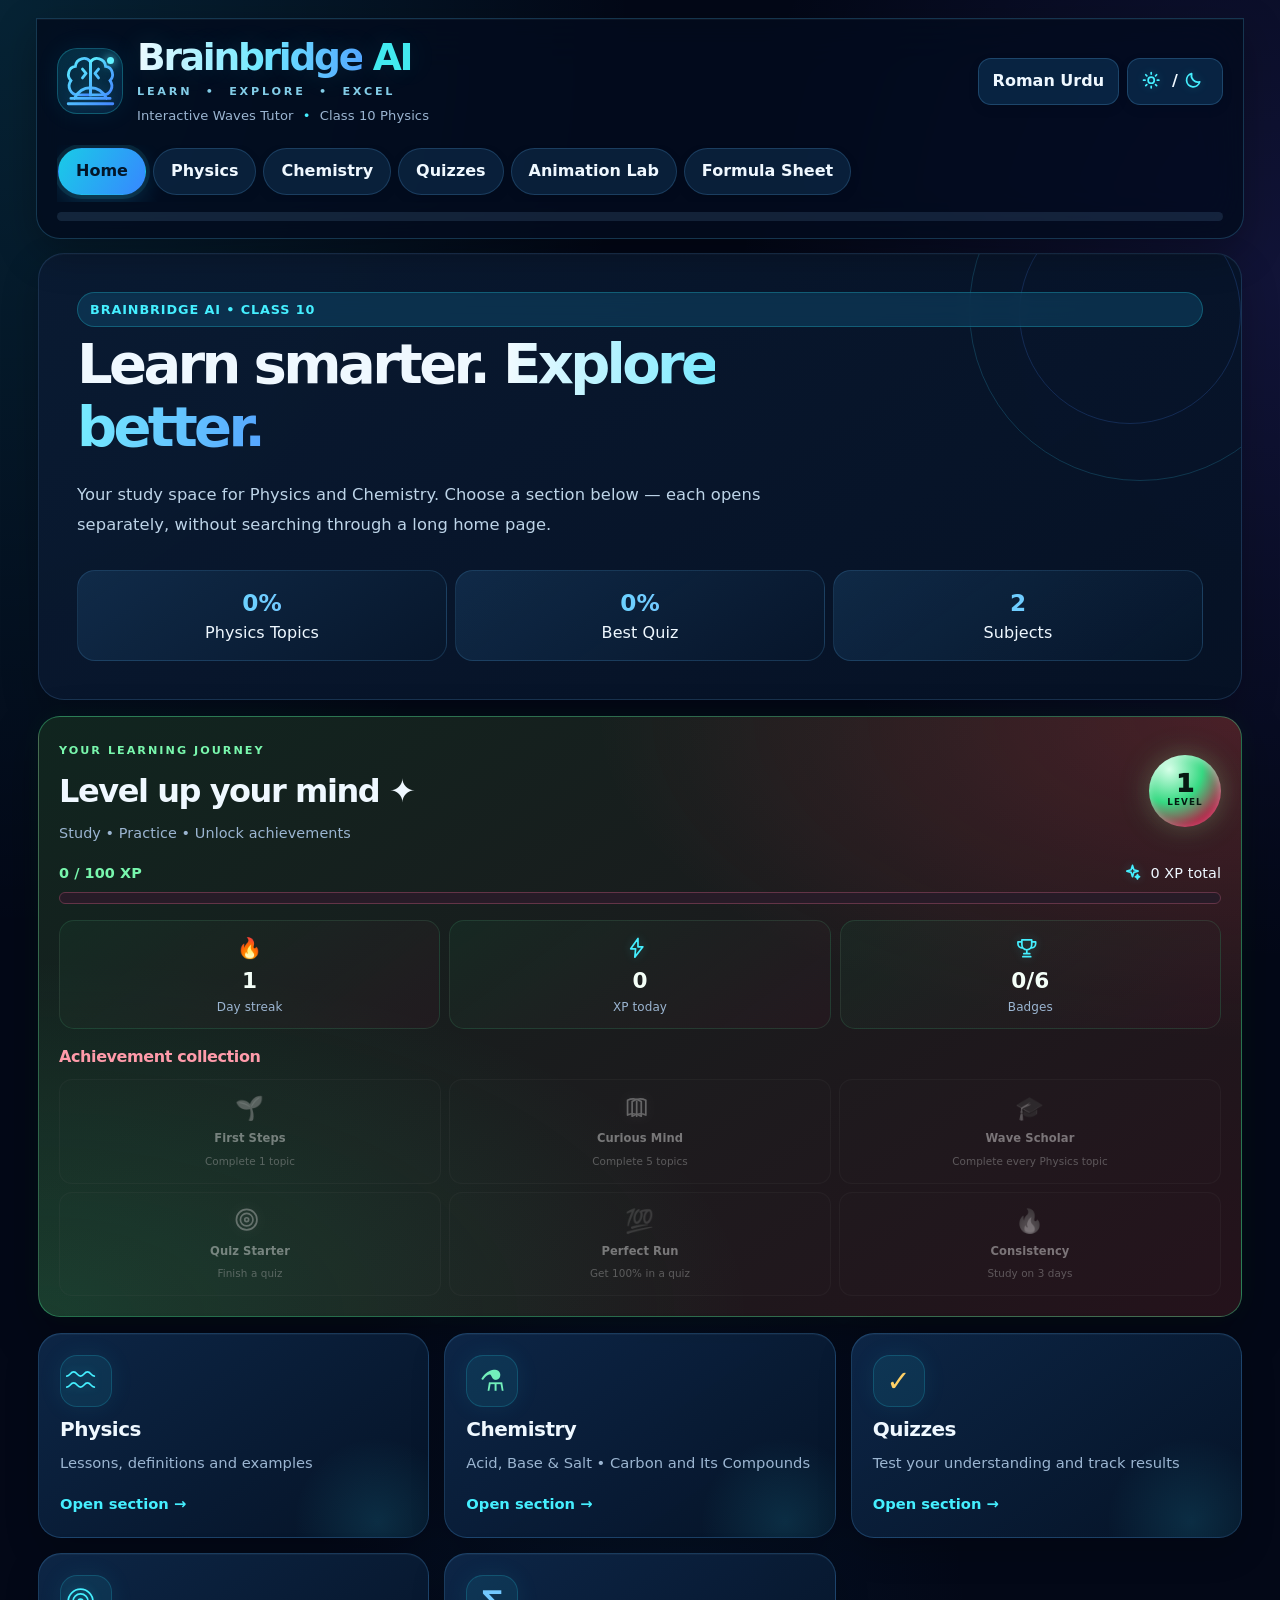
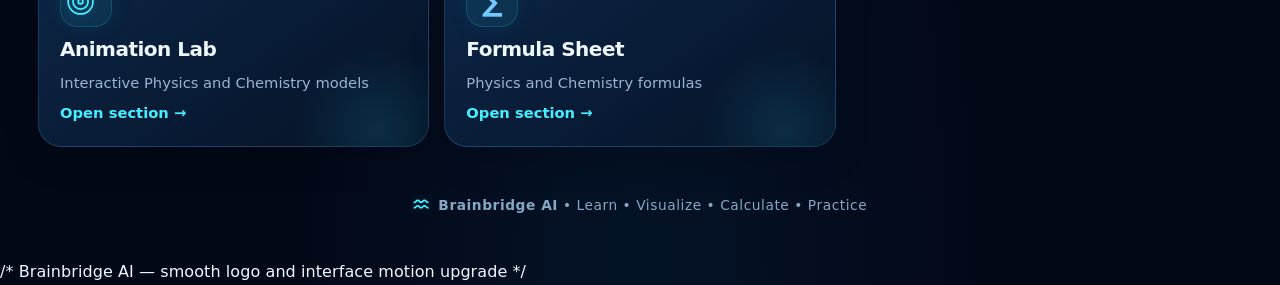
<file: Brainbridge_AI_LevelUp_GreenRed.html>
<!doctype html>
<html lang="en">
<head>
<meta charset="utf-8">
<meta name="viewport" content="width=device-width,initial-scale=1,viewport-fit=cover">
<meta name="theme-color" content="#07152d">
<title>Brainbridge AI — Interactive Waves Tutor</title>
<style>
:root{--bg:#061426;--card:#0c203b;--card2:#102b4b;--text:#eaf7ff;--muted:#a9c3d8;--cyan:#38d9ff;--blue:#4d8dff;--green:#4ade80;--yellow:#ffd166;--red:#ff667d;--purple:#a78bfa;--line:#214563;--shadow:0 12px 35px rgba(0,0,0,.25)}
*{box-sizing:border-box}html{scroll-behavior:smooth}
body{margin:0;background:radial-gradient(circle at 15% 10%,rgba(56,217,255,.08),transparent 28%),radial-gradient(circle at 85% 85%,rgba(77,141,255,.08),transparent 30%),var(--bg);color:var(--text);font:16px/1.55 system-ui,-apple-system,BlinkMacSystemFont,"Segoe UI",sans-serif;min-height:100vh}
button,input,select{font:inherit}button{padding:10px 14px;min-height:44px;border:1px solid var(--line);border-radius:11px;background:#12304b;color:var(--text);font-weight:750;cursor:pointer;transition:transform .18s ease,background .18s ease,border-color .18s ease,box-shadow .18s ease}button:hover{transform:translateY(-2px);border-color:var(--cyan);box-shadow:0 7px 18px rgba(0,0,0,.22)}button:active{transform:translateY(0) scale(.98)}
.primary{background:linear-gradient(135deg,#079bc5,#0879b5);color:#fff;border-color:#31c9ef}
.app{width:min(1120px,100%);margin:auto;padding:10px}
.head,.card{background:linear-gradient(145deg,var(--card),var(--card2));border:1px solid var(--line);border-radius:17px;padding:15px;margin-bottom:12px;box-shadow:var(--shadow)}
.head{position:sticky;top:7px;z-index:20;backdrop-filter:blur(14px)}
.brand{display:flex;justify-content:space-between;align-items:center;gap:12px}.brand h1{margin:0;color:var(--cyan);font-size:clamp(1.55rem,4vw,2.15rem)}.brand small{color:var(--muted)}
.asif{color:#fff;background:linear-gradient(90deg,var(--cyan),#8be9ff);-webkit-background-clip:text;background-clip:text;-webkit-text-fill-color:transparent}
.actions{display:flex;gap:8px;flex-wrap:wrap;align-items:center}.nav{display:flex;gap:7px;flex-wrap:wrap;overflow-x:auto;margin-top:12px;padding-bottom:2px}.nav button{white-space:nowrap}.nav button.active{background:var(--cyan);color:#062033;border-color:var(--cyan)}
.search,input,select{background:#071a2d;color:var(--text);border:1px solid var(--line);border-radius:10px;padding:10px;outline:none}.search{width:100%;margin-top:10px}input:focus,select:focus{border-color:var(--cyan);box-shadow:0 0 0 3px rgba(56,217,255,.1)}
.page{display:none;animation:pageIn .35s ease}.page.active{display:block}@keyframes pageIn{from{opacity:0;transform:translateY(8px)}to{opacity:1;transform:none}}
.grid{display:grid;grid-template-columns:repeat(2,1fr);gap:12px}.topic-list{display:grid;grid-template-columns:repeat(2,1fr);gap:8px}.topic-list button{text-align:left}.done{border-left:5px solid var(--green)}
.canvas{display:block;width:100%;height:330px;background:radial-gradient(circle at 50% 50%,rgba(56,217,255,.035),transparent 60%),#030e1b;border-radius:14px;border:1px solid #173a58;touch-action:none}
.formula{font-size:1.35rem;color:var(--cyan);font-weight:850}.answer{padding:11px;border-radius:11px;margin-top:10px;background:#102b45;border:1px solid var(--line)}.ok{background:#0d4b2c;border-color:#2c9d62}.bad{background:#572331;border-color:#ad4059}
.progress{height:8px;background:#17324b;border-radius:8px;overflow:hidden;margin-top:10px}.progress i{display:block;height:100%;width:0;background:linear-gradient(90deg,var(--cyan),var(--blue));transition:width .7s cubic-bezier(.2,.8,.2,1)}
.quizopt{display:block;width:100%;text-align:left;margin:8px 0}.hidden{display:none!important}
.hero{position:relative;overflow:hidden;min-height:240px;display:flex;flex-direction:column;justify-content:center}.hero:before,.hero:after{content:"";position:absolute;border-radius:50%;pointer-events:none}.hero:before{width:280px;height:280px;right:-80px;top:-100px;border:1px solid rgba(56,217,255,.15);animation:pulseRing 4s infinite ease-in-out}.hero:after{width:170px;height:170px;right:25px;top:-45px;border:1px solid rgba(56,217,255,.12);animation:pulseRing 4s 1s infinite ease-in-out}@keyframes pulseRing{0%,100%{transform:scale(.85);opacity:.25}50%{transform:scale(1.12);opacity:.7}}
.wave-title{font-size:clamp(1.7rem,5vw,2.6rem);margin:.1em 0}.stat{display:grid;grid-template-columns:repeat(3,1fr);gap:8px;margin-top:15px}.stat div{padding:11px;border-radius:12px;background:rgba(255,255,255,.035);border:1px solid var(--line);text-align:center}.stat b{display:block;color:var(--cyan);font-size:1.25rem}.chips{display:flex;flex-wrap:wrap;gap:7px}.chip{border:1px solid var(--line);background:#102a45;border-radius:999px;padding:6px 10px;font-size:.88rem}.lab-controls{position:sticky;bottom:8px;z-index:5;background:rgba(6,20,38,.88);backdrop-filter:blur(12px);border:1px solid var(--line);border-radius:13px;padding:9px}.range{accent-color:var(--cyan);width:130px;vertical-align:middle}.calc-grid{display:grid;grid-template-columns:repeat(2,1fr);gap:8px}.calc-grid input{width:100%}.small{color:var(--muted);font-size:.9rem}.badge{display:inline-block;padding:4px 9px;border-radius:999px;background:#123b54;color:var(--cyan);font-size:.8rem;font-weight:800}footer{text-align:center;color:var(--muted);padding:20px 5px}
body.light{--bg:#edf7fb;--card:#fff;--card2:#f5fbff;--text:#102235;--muted:#506779;--line:#c7dce7;--shadow:0 8px 24px rgba(20,70,90,.1)}
body.light .search,body.light input,body.light select{background:#f5fbff;color:#102235}body.light .canvas{background:#061426}
@media(max-width:760px){.head{position:relative;top:auto}.grid,.topic-list{grid-template-columns:1fr}.canvas{height:280px}.brand{align-items:flex-start;flex-direction:column}.stat{grid-template-columns:1fr}}
@media(max-width:500px){body{font-size:15px}.app{padding:6px}.head,.card{padding:12px;border-radius:14px}.nav{flex-wrap:nowrap}.nav button{flex:0 0 auto;min-height:42px}.actions button{flex:1 1 auto}.calc-grid{grid-template-columns:1fr}.canvas{height:245px}.range{width:100px}}
@media(prefers-reduced-motion:reduce){*,*:before,*:after{animation-duration:.001ms!important;transition-duration:.001ms!important}}

/* Brainbridge AI modern interface refresh — content and learning logic preserved */
:root{--bg:#041022;--card:#081b33;--card2:#0b2545;--text:#eef9ff;--muted:#9dbbd4;--cyan:#28e2f3;--blue:#428cff;--green:#4ce0ad;--yellow:#ffd166;--red:#ff718d;--purple:#b18aff;--line:rgba(72,157,220,.28);--shadow:0 18px 46px rgba(0,0,0,.24)}
body{background:radial-gradient(ellipse at 8% 0%,rgba(25,205,240,.12),transparent 32%),radial-gradient(ellipse at 92% 18%,rgba(69,107,255,.12),transparent 28%),linear-gradient(160deg,#030b18,#06172d 55%,#041022);letter-spacing:.005em}
.app{width:min(1240px,100%);padding:16px}
.head,.card{background:linear-gradient(145deg,rgba(9,29,54,.96),rgba(7,24,47,.97));border:1px solid var(--line);border-radius:22px;padding:20px;margin-bottom:16px;box-shadow:var(--shadow)}
.head{top:10px;backdrop-filter:blur(22px);background:rgba(4,17,35,.88);border-color:rgba(56,190,242,.3);padding:17px 20px}
.brand{align-items:center;gap:16px}.brand-lockup{display:flex;align-items:center;gap:14px;min-width:0}.brand-mark{width:66px;height:66px;display:grid;place-items:center;border:1px solid rgba(40,226,243,.3);border-radius:19px;background:linear-gradient(145deg,rgba(27,218,239,.12),rgba(64,118,255,.08));box-shadow:inset 0 0 24px rgba(35,195,255,.08),0 0 24px rgba(28,201,255,.08);flex-shrink:0}.brand-mark svg{width:57px;height:57px;filter:drop-shadow(0 0 8px rgba(38,218,255,.28))}
.brand h1{font-size:clamp(1.55rem,4vw,2.35rem);letter-spacing:-.045em;line-height:1.12}.brand-ai{color:#42e9ef}.brand small{display:block;letter-spacing:.22em;font-size:.7rem;color:#83cde8;font-weight:800;margin-top:5px}.brand-sub{font-size:.82rem;color:var(--muted);margin-top:6px}.brand-sub span{color:var(--cyan);padding:0 5px}.header-actions{justify-content:flex-end}.header-actions button{background:rgba(11,43,75,.8)}
.asif{background:linear-gradient(95deg,#f5fbff 0%,#75e9ff 55%,#55a5ff 100%);-webkit-background-clip:text;background-clip:text;-webkit-text-fill-color:transparent}
.nav{gap:8px;margin-top:18px}.nav button{border-radius:13px;padding:10px 17px;background:rgba(13,42,72,.7);border-color:rgba(83,157,215,.24);font-weight:700}.nav button.active{background:linear-gradient(120deg,#19cbe7,#3787ff);color:#031629;border-color:transparent;box-shadow:0 5px 22px rgba(28,195,240,.2)}
button{border-radius:13px;background:rgba(15,43,73,.92);border-color:rgba(83,157,215,.28);font-weight:700;box-shadow:0 4px 12px rgba(0,0,0,.08)}button:hover{box-shadow:0 8px 24px rgba(21,194,242,.13)}.primary{background:linear-gradient(115deg,#11c9df,#2785ff);color:#031628;border:0;box-shadow:0 8px 22px rgba(18,178,232,.18)}
.search,input,select{background:#04162a;border-color:rgba(82,158,214,.3);border-radius:13px}.search{margin-top:14px;padding:13px 15px}.progress{height:7px;background:rgba(94,143,181,.18);border-radius:99px}.progress i{background:linear-gradient(90deg,#2ce7e8,#398bff,#a67cff);border-radius:99px}
.hero{min-height:270px;padding:clamp(22px,4vw,38px);background:radial-gradient(ellipse at 82% 42%,rgba(28,194,255,.12),transparent 35%),linear-gradient(125deg,rgba(9,35,65,.98),rgba(5,23,46,.98));border-color:rgba(41,194,238,.42)}
.hero:before{width:340px;height:340px;right:-70px;top:-115px;border:1px solid rgba(56,217,255,.18)}.hero:after{width:220px;height:220px;right:0;top:-52px;border-color:rgba(70,133,255,.2)}
.badge{background:rgba(14,66,99,.58);border:1px solid rgba(40,226,243,.26);padding:7px 12px;letter-spacing:.07em}.wave-title{max-width:760px;font-weight:850;letter-spacing:-.035em;line-height:1.12}.hero p{max-width:780px;color:#bdd4e8}.stat div{background:rgba(3,16,34,.4);border-color:rgba(82,158,214,.2);border-radius:16px;padding:14px}.stat b{font-size:1.45rem}
.grid{gap:15px}.grid>.card{min-height:140px}.card h2,.card h3{letter-spacing:-.02em}.card h3{color:#e8f7ff}.chips{gap:8px}.chip{background:rgba(12,49,78,.65);border-color:rgba(68,166,218,.23);border-radius:999px;padding:7px 12px}
.topic-list button{text-align:left;border-radius:14px;padding:13px 15px;background:rgba(5,23,44,.68)}.topic-list button.done{border-left:4px solid var(--green);background:rgba(13,74,66,.18)}
.answer{background:rgba(13,42,69,.86);border-color:rgba(76,157,213,.24);border-radius:14px}.ok{background:rgba(13,91,56,.45)}.bad{background:rgba(107,30,52,.45)}
.canvas{border-radius:18px;border-color:rgba(50,183,232,.28);background-color:#031021}.lab-controls{background:rgba(4,17,35,.9);border-color:rgba(72,157,220,.25);border-radius:16px}
.formula{color:#42e9ef}.page.active{animation:pageIn .28s ease}
footer{padding:26px 5px;color:#83a9c5;letter-spacing:.05em}
body.light{--bg:#edf6fc;--card:#fff;--card2:#f4faff;--text:#10243a;--muted:#526c82;--line:#c8dfec;--shadow:0 12px 32px rgba(20,70,90,.09);background:radial-gradient(ellipse at 8% 0%,rgba(25,205,240,.13),transparent 32%),#edf6fc}
body.light .head{background:rgba(255,255,255,.9)}body.light .card{background:linear-gradient(145deg,#fff,#f4faff)}body.light .hero{background:linear-gradient(125deg,#e6f8ff,#f6faff)}body.light .hero p{color:#49657c}body.light .topic-list button,body.light .search,body.light input,body.light select{background:#f7fbff;color:#102235}body.light .card h3{color:#10243a}body.light .brand-sub{color:#526c82}
@media(max-width:760px){.app{padding:9px}.head{top:0;padding:14px}.brand{flex-direction:row;align-items:center}.brand-mark{width:52px;height:52px;border-radius:15px}.brand-mark svg{width:46px;height:46px}.brand-lockup{gap:10px}.brand small{letter-spacing:.13em;font-size:.62rem}.brand-sub{font-size:.72rem}.header-actions{flex-wrap:wrap;gap:6px}.header-actions button{padding:8px 10px;min-height:38px}.head,.card{border-radius:17px;padding:15px}.grid,.topic-list{grid-template-columns:1fr}.canvas{height:280px}.stat{grid-template-columns:repeat(3,1fr)}.stat div{padding:10px 6px}.stat b{font-size:1.15rem}}
@media(max-width:500px){body{font-size:14px}.app{padding:7px}.brand{align-items:flex-start}.brand h1{font-size:1.48rem}.brand-sub{max-width:190px}.brand small{font-size:.55rem}.brand-mark{width:45px;height:45px}.brand-mark svg{width:40px;height:40px}.header-actions{flex-direction:column;align-items:stretch}.header-actions button{min-height:35px;font-size:.78rem;padding:6px 8px}.nav{margin-top:14px}.nav button{padding:9px 12px}.hero{min-height:0;padding:20px}.wave-title{font-size:1.8rem}.stat{gap:6px}.stat div{font-size:.8rem}.stat b{font-size:1.05rem}.calc-grid{grid-template-columns:1fr}.canvas{height:245px}.range{width:100px}}

</style>

<style id="bb-wave-pro-style">
#labbox{position:relative;overflow:hidden;background:linear-gradient(145deg,rgba(4,20,48,.98),rgba(5,31,64,.94));border:1px solid rgba(45,190,255,.28);box-shadow:0 18px 55px rgba(0,120,255,.10),inset 0 1px rgba(255,255,255,.035)}
#labbox h2{letter-spacing:-.025em}
#labbox .canvas{display:block;width:100%;height:clamp(250px,42vw,390px);border-radius:18px;border:1px solid rgba(70,195,255,.22);background:radial-gradient(ellipse at 50% 45%,rgba(13,74,130,.35),rgba(2,11,30,.96) 75%);box-shadow:inset 0 0 45px rgba(0,145,255,.08),0 8px 28px rgba(0,0,0,.22)}
#labbox .lab-controls{position:sticky;bottom:6px;z-index:2;padding:10px;border-radius:15px;background:rgba(5,19,42,.78);border:1px solid rgba(61,190,255,.18);backdrop-filter:blur(12px)}
#labbox .actions button{border-radius:12px}
#labbox #labtext{padding:12px 14px;border-radius:12px;background:rgba(28,173,255,.065);border:1px solid rgba(49,194,255,.16);line-height:1.65}
@media(prefers-reduced-motion:reduce){#labbox .canvas{scroll-behavior:auto}}
</style>


<style id="bb-optics-pro-style">
#labbox .canvas{
  border:1px solid rgba(64,207,255,.32)!important;
  background:radial-gradient(ellipse at 50% 45%,rgba(14,82,139,.34),rgba(2,10,28,.98) 76%)!important;
  box-shadow:inset 0 0 50px rgba(0,157,255,.11),0 12px 35px rgba(0,0,0,.25)!important;
}
#labbox .lab-controls{border:1px solid rgba(62,205,255,.22)!important;box-shadow:0 8px 26px rgba(0,0,0,.18)}
@keyframes bbLabAura{0%,100%{opacity:.45}50%{opacity:.9}}
#labbox{isolation:isolate}
#labbox:after{content:"";position:absolute;inset:0;pointer-events:none;z-index:0;background:radial-gradient(ellipse at 15% 0%,rgba(0,196,255,.06),transparent 45%),radial-gradient(ellipse at 90% 100%,rgba(122,95,255,.07),transparent 42%);animation:bbLabAura 8s ease-in-out infinite}
#labbox>*{position:relative;z-index:1}
@media(prefers-reduced-motion:reduce){#labbox:after{animation:none}}
</style>

<style id="bb-chemistry-style">
.chem-hero{background:radial-gradient(ellipse at 85% 30%,rgba(67,255,190,.13),transparent 35%),linear-gradient(125deg,rgba(8,47,59,.98),rgba(5,23,46,.98));border-color:rgba(76,224,173,.38)}
.chem-hero .badge{color:#79f5c3;border-color:rgba(76,224,173,.3)}#chemTopics button{text-align:left}#chemDetail .formula{color:#69efb7}#chemDetail .answer{line-height:1.7}.chem-option{display:block;width:100%;text-align:left;margin:8px 0}.chem-progress{color:var(--green);font-weight:800}
body.light .chem-hero{background:linear-gradient(125deg,#e6fff5,#f5faff)}
</style>

<style id="bb-clean-study-layout">
/* Focused study layout: keep the lesson in view and tuck reference lists away. */
.study-tools{display:flex;gap:8px;align-items:center;flex-wrap:wrap;margin:10px 0}
.study-tools select{flex:1;min-width:170px}
.topic-drawer{border:1px solid var(--line);border-radius:14px;background:rgba(4,20,39,.42);margin:10px 0 14px;overflow:hidden}
.topic-drawer summary,.resource-drawer summary{cursor:pointer;padding:12px 14px;font-weight:800;color:var(--cyan);list-style:none}
.topic-drawer summary::-webkit-details-marker,.resource-drawer summary::-webkit-details-marker{display:none}
.topic-drawer summary:after,.resource-drawer summary:after{content:'＋';float:right}
.topic-drawer[open] summary:after,.resource-drawer[open] summary:after{content:'−'}
.topic-drawer .topic-list{padding:0 12px 12px;max-height:42vh;overflow:auto}
.resource-drawer{border:1px solid var(--line);border-radius:14px;margin:12px 0;overflow:hidden;background:rgba(4,20,39,.32)}
.resource-drawer>*:not(summary){margin-left:12px;margin-right:12px}
.lesson-card{scroll-margin-top:12px}
.lesson-nav{display:grid;grid-template-columns:1fr minmax(110px,1.3fr) 1fr;gap:8px;margin-top:14px;position:sticky;bottom:8px;z-index:8;padding:9px;border:1px solid var(--line);border-radius:15px;background:rgba(4,17,35,.94);backdrop-filter:blur(14px);box-shadow:0 8px 24px rgba(0,0,0,.25)}
.lesson-nav button{min-width:0;padding:9px 7px}.lesson-nav select{width:100%;min-width:0;font-size:.88rem}
.chapter-switch{display:flex;gap:8px;flex-wrap:wrap;margin:0 0 12px}.chapter-switch button{flex:1 1 140px}.chapter-switch button.active{background:linear-gradient(120deg,#19cbe7,#3787ff);color:#031629}
@media(max-width:500px){.lesson-nav{grid-template-columns:1fr 1.4fr 1fr;gap:5px;padding:6px}.lesson-nav button{font-size:.78rem}.topic-drawer .topic-list{max-height:34vh}}
</style>


<style id="bb-navigation-redesign">
.head{position:sticky!important;top:0!important;z-index:30;margin:0 -2px 14px;border-radius:0 0 18px 18px}
.nav{display:flex;flex-wrap:nowrap;overflow-x:auto;overscroll-behavior-x:contain;scrollbar-width:none;padding:3px 1px 7px;position:sticky;top:0;z-index:31}
.nav::-webkit-scrollbar{display:none}.nav button{flex:0 0 auto}
.home-launch-grid{display:grid;grid-template-columns:repeat(2,minmax(0,1fr));gap:13px;margin:14px 0 22px}
.launch-tile{min-height:165px;text-align:left;padding:17px;display:flex;flex-direction:column;align-items:flex-start;gap:7px;border-radius:19px;background:linear-gradient(145deg,rgba(13,48,78,.98),rgba(7,27,51,.98));border:1px solid rgba(75,166,220,.3)}
.launch-tile strong{font-size:1.15rem}.launch-tile small{color:var(--muted);font-weight:500;line-height:1.4}.launch-icon{font-size:1.6rem;color:var(--cyan);width:43px;height:43px;display:grid;place-items:center;border-radius:13px;background:rgba(39,208,235,.1);border:1px solid rgba(39,208,235,.2)}
.launch-arrow{margin-top:auto;color:var(--cyan);font-size:.88rem;font-weight:800}.chemistry-tile .launch-icon{color:#72efbb}.quiz-tile .launch-icon{color:#ffd166}.lab-tile .launch-icon{color:#b9a0ff}.formula-tile .launch-icon{color:#72c8ff}
.section-heading{display:flex;align-items:center;justify-content:space-between;gap:12px}.section-heading h2{margin:0}.section-heading button{flex:0 0 auto}
#about{display:none!important}
@media(max-width:760px){.head{position:sticky!important;top:0!important}.brand{flex-direction:row!important;align-items:center!important}.brand-sub{display:none}.brand-mark{width:48px;height:48px}.brand-mark svg{width:42px;height:42px}.header-actions{gap:5px}.header-actions button{padding:7px 9px;min-height:38px}.home-launch-grid{gap:9px}.launch-tile{min-height:155px;padding:13px}.nav{margin-top:10px}.stat{grid-template-columns:repeat(3,1fr)}.stat div{padding:8px 5px}.stat b{font-size:1.15rem}}
@media(max-width:390px){.home-launch-grid{grid-template-columns:1fr}.launch-tile{min-height:125px}.brand h1{font-size:1.45rem}}
</style>


<style id="bb-modern-engaging-overhaul">
/* Brainbridge AI — premium engaging UI polish; all original content/scripts retained */
:root{
 --bg:#030817;--card:#09172c;--card2:#0d2140;--text:#eff8ff;--muted:#9bb5d1;
 --cyan:#45efff;--blue:#668cff;--green:#55f2bd;--purple:#b89cff;
 --line:rgba(113,181,255,.2);--shadow:0 18px 50px rgba(0,0,0,.32)
}
html{scroll-behavior:smooth;scroll-padding-top:115px}
body{
 background:
 radial-gradient(ellipse at 0% 0%,rgba(27,220,255,.13),transparent 35%),
 radial-gradient(ellipse at 100% 15%,rgba(105,91,255,.14),transparent 30%),
 radial-gradient(ellipse at 50% 100%,rgba(15,111,180,.1),transparent 38%),
 #030817;
 color:var(--text);font-family:Inter,ui-sans-serif,system-ui,-apple-system,"Segoe UI",sans-serif
}
.app{max-width:1320px;padding:18px}
.head{
 border:1px solid rgba(89,204,255,.22)!important;
 border-radius:0 0 24px 24px!important;
 background:rgba(3,12,29,.82)!important;
 box-shadow:0 14px 40px rgba(0,0,0,.28),inset 0 1px rgba(255,255,255,.04)!important;
 backdrop-filter:blur(24px) saturate(145%)!important
}
.brand-mark{border-radius:20px!important;position:relative;overflow:hidden}
.brand-mark:after{content:"";position:absolute;inset:-50%;background:linear-gradient(115deg,transparent 35%,rgba(255,255,255,.15),transparent 60%);transform:translateX(-70%);animation:bbShine 7s ease-in-out infinite}
@keyframes bbShine{0%,65%{transform:translateX(-70%)}85%,100%{transform:translateX(70%)}}
.brand h1{font-weight:900;letter-spacing:-.06em;text-shadow:0 0 28px rgba(69,239,255,.13)}
.brand small{letter-spacing:.25em!important}
.nav{gap:7px!important}
.nav button{border-radius:999px!important;padding:10px 17px!important;transition:all .25s ease!important}
.nav button.active{box-shadow:0 0 0 4px rgba(69,239,255,.09),0 8px 24px rgba(37,183,255,.2)!important}
button{transition:transform .22s cubic-bezier(.2,.8,.2,1),box-shadow .22s,border-color .22s,filter .22s!important}
button:hover{filter:brightness(1.12);transform:translateY(-3px)!important}
button:active{transform:scale(.97)!important}
.primary{background:linear-gradient(115deg,#38e8ef,#548cff)!important;color:#031225!important;font-weight:850!important}
.card{
 border:1px solid rgba(108,174,235,.18)!important;border-radius:22px!important;
 background:linear-gradient(145deg,rgba(10,27,51,.94),rgba(6,18,37,.96))!important;
 box-shadow:0 14px 38px rgba(0,0,0,.2),inset 0 1px rgba(255,255,255,.025)!important;
 transition:border-color .25s,transform .25s,box-shadow .25s
}
.card h2{font-weight:850;letter-spacing:-.045em}
.card h3{font-weight:800;letter-spacing:-.025em}
.hero{isolation:isolate;border-radius:26px!important;min-height:290px!important}
.hero:before,.hero:after{z-index:-1}
.hero .badge{backdrop-filter:blur(8px)}
.wave-title{font-size:clamp(2rem,5.3vw,3.5rem)!important;letter-spacing:-.065em!important}
.hero p{font-size:1.02rem;line-height:1.8}
.stat div{border-radius:18px!important;background:linear-gradient(145deg,rgba(22,56,91,.6),rgba(7,24,46,.55))!important}
.stat b{background:linear-gradient(90deg,#52f3ff,#8ba7ff);-webkit-background-clip:text;background-clip:text;color:transparent!important}
.home-launch-grid{gap:15px!important}
.launch-tile{
 position:relative;isolation:isolate;overflow:hidden;min-height:190px!important;
 border-radius:23px!important;padding:21px!important;
 background:linear-gradient(145deg,rgba(13,39,72,.96),rgba(5,19,39,.98))!important;
 border:1px solid rgba(93,181,255,.22)!important;
 box-shadow:0 13px 34px rgba(0,0,0,.18),inset 0 1px rgba(255,255,255,.035)!important
}
.launch-tile:before{content:"";position:absolute;inset:auto -35px -70px auto;width:170px;height:170px;border-radius:50%;background:radial-gradient(circle,rgba(51,222,255,.12),transparent 70%);z-index:-1;transition:transform .4s}
.launch-tile:hover:before{transform:scale(1.6)}
.launch-icon{width:52px!important;height:52px!important;border-radius:17px!important;font-size:1.8rem!important;box-shadow:0 0 25px rgba(49,207,255,.08)}
.launch-tile strong{font-size:1.25rem!important;letter-spacing:-.025em}
.launch-tile small{font-size:.92rem!important;line-height:1.55!important}
.launch-arrow{font-size:.92rem!important}
.topic-list button{border-radius:15px!important;padding:14px 16px!important;line-height:1.45}
.topic-list button:hover{border-color:rgba(69,239,255,.55)!important;background:rgba(18,64,102,.75)!important}
.topic-list button.done{background:linear-gradient(90deg,rgba(25,124,100,.2),rgba(7,26,46,.7))!important}
.answer{border-radius:16px!important;padding:15px!important}
.formula{font-size:clamp(1.2rem,3vw,1.65rem)!important;letter-spacing:-.025em}
.progress{height:9px!important;border-radius:99px!important;overflow:hidden}
.progress i{box-shadow:0 0 15px rgba(69,239,255,.35)}
input,select,.search{border-radius:14px!important;padding:12px 14px!important}
.canvas{border-radius:20px!important}
#labbox{border-radius:24px!important}
#labbox .lab-controls{border-radius:18px!important}
.lesson-nav{border-radius:20px!important;box-shadow:0 12px 34px rgba(0,0,0,.34)!important}
details.topic-drawer,details.resource-drawer{border-radius:18px!important;border-color:rgba(108,174,235,.2)!important}
details summary{padding:15px 17px!important}
.page.active{animation:bbPageReveal .35s ease both}
@keyframes bbPageReveal{from{opacity:0;transform:translateY(9px)}to{opacity:1;transform:translateY(0)}}
footer{letter-spacing:.04em;font-size:.86rem}
body.light{
 --bg:#eff7ff;--text:#13263c;--muted:#5a728a;--line:rgba(51,113,170,.2);
 background:radial-gradient(ellipse at 0% 0%,rgba(35,204,235,.12),transparent 35%),#eff7ff
}
body.light .head{background:rgba(248,252,255,.88)!important}
body.light .card{background:linear-gradient(145deg,#fff,#f4f9ff)!important}
body.light .launch-tile{background:linear-gradient(145deg,#fff,#edf6ff)!important}
body.light .launch-tile small{color:#58718a}
body.light .stat div{background:linear-gradient(145deg,#f0f9ff,#fff)!important}
body.light .topic-list button{background:#f7fbff!important;color:#13263c}
@media(min-width:900px){
 .home-launch-grid{grid-template-columns:repeat(3,minmax(0,1fr))!important}
 .launch-tile:first-child,.launch-tile:nth-child(2){min-height:205px!important}
 .grid{gap:18px}
}
@media(max-width:760px){
 .app{padding:8px!important}
 .head{border-radius:0 0 18px 18px!important}
 .hero{min-height:0!important;padding:23px!important}
 .wave-title{font-size:2.05rem!important}
 .launch-tile{min-height:155px!important;padding:15px!important}
 .launch-icon{width:45px!important;height:45px!important}
 .card{border-radius:18px!important;padding:15px!important}
 .nav button{padding:9px 14px!important}
 .stat div{border-radius:14px!important}
}
@media(max-width:390px){.home-launch-grid{grid-template-columns:1fr!important}.launch-tile{min-height:130px!important}}
@media(prefers-reduced-motion:reduce){.brand-mark:after{animation:none}.page.active{animation:none}}
</style>


<style id="bb-gamification-style">
.bb-game-panel{position:relative;overflow:hidden;background:radial-gradient(ellipse at 100% 0%,rgba(112,82,255,.18),transparent 38%),linear-gradient(145deg,#0b1d3b,#071329)!important;border:1px solid rgba(126,124,255,.28)!important}
.bb-game-top{display:flex;justify-content:space-between;align-items:center;gap:15px}.bb-kicker{font-size:.7rem;letter-spacing:.18em;color:#8eafff;font-weight:900}.bb-game-top h2{margin:5px 0;font-size:clamp(1.35rem,4vw,2rem)}.bb-game-top p{margin:0}
.bb-level-orb{width:72px;height:72px;border-radius:50%;display:flex;flex-direction:column;align-items:center;justify-content:center;background:radial-gradient(circle at 30% 20%,#a6faff,#4b8cff 48%,#7148db);box-shadow:0 0 30px #4d8dff55,inset 0 2px 8px #fff7;flex-shrink:0;color:#06142b}.bb-level-orb span{font-size:1.6rem;font-weight:950;line-height:1}.bb-level-orb small{font-size:.55rem;font-weight:900;letter-spacing:.12em}
.bb-xp-row{display:flex;justify-content:space-between;gap:10px;margin:18px 0 8px;font-size:.9rem}.bb-xp-row b{color:#6ef4ff}.bb-xp-track{height:12px;border-radius:99px;background:#182c4b;overflow:hidden;border:1px solid #30456b}.bb-xp-track i{display:block;width:0;height:100%;background:linear-gradient(90deg,#39e8ef,#6c8dff,#c08aff);box-shadow:0 0 18px #5b8dff;transition:width .6s cubic-bezier(.2,.8,.2,1)}
.bb-game-stats{display:grid;grid-template-columns:repeat(3,1fr);gap:9px;margin:16px 0}.bb-game-stats div{display:flex;flex-direction:column;align-items:center;padding:12px 5px;border-radius:15px;background:#ffffff08;border:1px solid #6b9bd51c}.bb-game-stats span{font-size:1.25rem}.bb-game-stats b{font-size:1.35rem;color:#fff}.bb-game-stats small{font-size:.75rem;color:#9bb5d1}
.bb-ach-title{font-size:1rem;margin:15px 0 9px}.bb-badges{display:grid;grid-template-columns:repeat(3,1fr);gap:8px}.bb-ach{padding:10px 6px;text-align:center;border:1px solid #42618a44;border-radius:13px;background:#ffffff05;opacity:.42;filter:grayscale(1);transition:.3s}.bb-ach.unlocked{opacity:1;filter:none;border-color:#8e8cff66;background:linear-gradient(145deg,#6b6aff19,#36d9ff0b);box-shadow:inset 0 1px #ffffff0a}.bb-ach .em{font-size:1.45rem;display:block}.bb-ach strong{display:block;font-size:.72rem;margin-top:4px}.bb-ach small{font-size:.65rem;color:var(--muted)}
.bb-float-xp{position:fixed;z-index:999;left:50%;top:38%;transform:translate(-50%,-50%);font-weight:1000;font-size:2rem;color:#72f6ff;text-shadow:0 0 24px #30caff;pointer-events:none;animation:bbFloat .95s ease forwards}.bb-confetti{position:fixed;z-index:998;pointer-events:none;width:8px;height:12px;border-radius:3px;animation:bbBurst 1s ease-out forwards}@keyframes bbFloat{0%{opacity:0;transform:translate(-50%,15px) scale(.6)}25%{opacity:1;transform:translate(-50%,-8px) scale(1.15)}100%{opacity:0;transform:translate(-50%,-90px) scale(.9)}}@keyframes bbBurst{to{transform:translate(var(--dx),var(--dy)) rotate(540deg);opacity:0}}
.bb-correct-pop{animation:bbCorrect .55s ease}@keyframes bbCorrect{0%{transform:scale(.96)}45%{transform:scale(1.025);box-shadow:0 0 35px #47f3b855}100%{transform:scale(1)}}
body.light .bb-game-panel{background:radial-gradient(ellipse at 100% 0%,#dcdcff,transparent 38%),linear-gradient(145deg,#fff,#eef5ff)!important}body.light .bb-game-stats b{color:#162c48}
@media(max-width:430px){.bb-badges{grid-template-columns:repeat(2,1fr)}.bb-game-top{align-items:flex-start}.bb-level-orb{width:62px;height:62px}}
@media(prefers-reduced-motion:reduce){.bb-float-xp,.bb-confetti{animation:none!important}}
</style>
<style id="bb-levelup-green-red-theme">
/* Level Up panel: vivid emerald + crimson premium theme */
.bb-game-panel{
 background:
  radial-gradient(ellipse at 100% 0%,rgba(255,55,83,.20),transparent 38%),
  radial-gradient(ellipse at 0% 100%,rgba(35,230,135,.16),transparent 42%),
  linear-gradient(145deg,#10251f,#24121b)!important;
 border:1px solid rgba(72,235,150,.38)!important;
 box-shadow:0 18px 48px rgba(0,0,0,.3),0 0 26px rgba(28,220,120,.06)!important;
}
.bb-game-panel .bb-kicker{color:#79f7ad}
.bb-game-panel .bb-level-orb{
 background:radial-gradient(circle at 28% 20%,#d5ffe8,#36d982 43%,#b51f45 78%,#64172b);
 box-shadow:0 0 30px rgba(49,235,135,.28),0 0 22px rgba(255,55,83,.16),inset 0 2px 8px #fff7;
 color:#071a12;
}
.bb-game-panel .bb-xp-row b{color:#78f6ad}
.bb-game-panel .bb-xp-track{background:#271b27;border-color:#633447}
.bb-game-panel .bb-xp-track i{
 background:linear-gradient(90deg,#25d978,#8df6b2 48%,#ff4968 100%);
 box-shadow:0 0 18px rgba(56,235,140,.42);
}
.bb-game-panel .bb-game-stats div{background:linear-gradient(145deg,#17382a66,#35172455);border-color:#58d99524}
.bb-game-panel .bb-game-stats b{color:#f4fff8}
.bb-game-panel .bb-ach.unlocked{
 border-color:#54e99a88;
 background:linear-gradient(145deg,#27d87920,#ff365315);
 box-shadow:inset 0 1px #ffffff12,0 0 16px #28dc8010;
}
.bb-game-panel .bb-ach.unlocked strong{color:#a4ffc9}
.bb-game-panel .bb-ach-title{color:#ff9baa}
.bb-game-panel .bb-float-xp{color:#8affbd;text-shadow:0 0 24px #20e879}
body.light .bb-game-panel{
 background:radial-gradient(ellipse at 100% 0%,#ffe0e7,transparent 40%),
 radial-gradient(ellipse at 0% 100%,#d6ffe7,transparent 45%),
 linear-gradient(145deg,#f1fff6,#fff1f4)!important;
 border-color:#8eddb0!important;
}
body.light .bb-game-panel .bb-game-stats b{color:#183c2a}
body.light .bb-game-panel .bb-ach.unlocked strong{color:#17683b}
</style>
</head>
<body>
<div class="app">
<header class="head">
<div class="brand"><div class="brand-lockup"><div class="brand-mark" aria-label="Brainbridge AI logo"><svg viewBox="0 0 64 64" role="img" aria-label="Brain and bridge logo"><defs><linearGradient id="bbg" x1="0" y1="0" x2="1" y2="1"><stop offset="0" stop-color="#5df4ff"/><stop offset="1" stop-color="#4387ff"/></linearGradient></defs><path d="M32 10c-5-7-16-4-17 5-8 1-10 11-5 16-5 7 0 16 8 16h14V10Z" fill="none" stroke="url(#bbg)" stroke-width="3.2" stroke-linecap="round"/><path d="M32 10c5-7 16-4 17 5 8 1 10 11 5 16 5 7 0 16-8 16H32V10Z" fill="none" stroke="url(#bbg)" stroke-width="3.2" stroke-linecap="round"/><path d="M32 12v35M23 18l4 5-4 5m18-10-4 5 4 5M10 51h44M14 51c4-8 10-12 18-12s14 4 18 12M7 57h50" fill="none" stroke="url(#bbg)" stroke-width="3.2" stroke-linecap="round" stroke-linejoin="round"/></svg></div><div><h1><span class="asif">Brainbridge</span> <span class="brand-ai">AI</span></h1><small>LEARN&nbsp; • &nbsp;EXPLORE&nbsp; • &nbsp;EXCEL</small><div class="brand-sub">Interactive Waves Tutor <span>•</span> Class 10 Physics</div></div></div><div class="actions header-actions"><button id="lang">Roman Urdu</button><button id="theme" aria-label="Toggle light or dark theme">☀️ / 🌙</button></div></div>
<nav class="nav" aria-label="Main navigation"><button data-p="home" class="active">Home</button><button data-p="learn">Physics</button><button data-p="chemistry">Chemistry</button><button data-p="quiz">Quizzes</button><button data-p="lab">Animation Lab</button><button data-p="formula">Formula Sheet</button></nav><div class="progress"><i id="prog"></i></div>
</header>

<main>
<section id="home" class="page active">
<div class="card hero"><span class="badge">BRAINBRIDGE AI • CLASS 10</span><h2 class="wave-title">Learn smarter. <span class="asif">Explore better.</span></h2><p>Your study space for Physics and Chemistry. Choose a section below — each opens separately, without searching through a long home page.</p><p id="homeprog" class="small" style="display:none"></p><div class="stat"><div><b id="statTopics">0%</b><span>Physics Topics</span></div><div><b id="statQuiz">0%</b><span>Best Quiz</span></div><div><b>2</b><span>Subjects</span></div></div></div>

<div class="bb-game-panel card">
  <div class="bb-game-top"><div><span class="bb-kicker">YOUR LEARNING JOURNEY</span><h2>Level up your mind ✦</h2><p class="small">Study • Practice • Unlock achievements</p></div><div class="bb-level-orb"><span id="bbLevel">1</span><small>LEVEL</small></div></div>
  <div class="bb-xp-row"><b id="bbXpText">0 / 100 XP</b><span id="bbXpTotal">✨ 0 XP total</span></div><div class="bb-xp-track"><i id="bbXpBar"></i></div>
  <div class="bb-game-stats"><div><span>🔥</span><b id="bbStreak">0</b><small>Day streak</small></div><div><span>⚡</span><b id="bbTodayXp">0</b><small>XP today</small></div><div><span>🏆</span><b id="bbBadgeCount">0/6</b><small>Badges</small></div></div>
  <h3 class="bb-ach-title">Achievement collection</h3><div class="bb-badges" id="bbBadges"></div>
</div>
<div class="home-launch-grid">
<button class="launch-tile physics-tile" onclick="go('learn')"><span class="launch-icon">〰</span><strong>Physics</strong><small>Lessons, definitions and examples</small><span class="launch-arrow">Open section →</span></button>
<button class="launch-tile chemistry-tile" onclick="go('chemistry')"><span class="launch-icon">⚗</span><strong>Chemistry</strong><small>Acid, Base & Salt • Carbon and Its Compounds</small><span class="launch-arrow">Open section →</span></button>
<button class="launch-tile quiz-tile" onclick="go('quiz')"><span class="launch-icon">✓</span><strong>Quizzes</strong><small>Test your understanding and track results</small><span class="launch-arrow">Open section →</span></button>
<button class="launch-tile lab-tile" onclick="go('lab')"><span class="launch-icon">◉</span><strong>Animation Lab</strong><small>Interactive Physics and Chemistry models</small><span class="launch-arrow">Open section →</span></button>
<button class="launch-tile formula-tile" onclick="go('formula')"><span class="launch-icon">∑</span><strong>Formula Sheet</strong><small>Physics and Chemistry formulas</small><span class="launch-arrow">Open section →</span></button>
</div>
</section>

<section id="learn" class="page"><div class="card"><div class="section-heading"><h2>📚 Physics</h2><button onclick="go('home')">← Home</button></div><p class="small">Choose a topic from the list. Use Previous / Next in the lesson to move without returning to the list.</p><p class="small">Topic select karein. Definitions, examples, misconceptions aur animations explore karein.</p><div id="topics" class="topic-list"></div></div><div id="detail" class="card"></div></section>

<section id="lab" class="page"><div class="card"><div class="section-heading"><h2>⚙️ Animation Lab</h2><button onclick="go('home')">← Home</button></div><p>Simplified educational models. Play, pause, reset aur speed control use karein.</p><div class="actions"><button onclick="lab('trans')">〰 Transverse</button><button onclick="lab('long')">↔ Longitudinal</button><button onclick="lab('reflect')">↩ Reflection</button><button onclick="lab('refract')">↪ Refraction</button><button onclick="lab('diff')">◉ Diffraction</button><button onclick="lab('ripple')">🌊 Ripple Tank</button><button onclick="lab('pend')">⚖ Pendulum</button></div><h3 style="margin:18px 0 8px;color:#70f5c1">🧪 Chemistry Animations — Acid, Base and Salt</h3><p class="small">Physics animations ke neeche Chemistry ke interactive visual models.</p><div class="actions"><button onclick="lab('ph')">🧪 pH Scale</button><button onclick="lab('neutral')">⚗️ Neutralization</button><button onclick="lab('ions')">＋ Ion Formation</button><button onclick="lab('indicator')">🎨 Indicators</button><button onclick="lab('buffer')">🛡️ Buffer Solution</button></div></div><div id="labbox" class="card"></div></section>

<section id="quiz" class="page"><div class="card"><div class="section-heading"><h2>🧠 Quizzes</h2><button onclick="go('home')">← Home</button></div><h3>Physics Quiz</h3><p class="small">50 improved questions • Concepts + formulas + applications.</p><div id="quizbox"></div></div><div class="card"><h2>🧪 Chemistry Quiz — Acid, Base and Salt</h2><p class="small">Class 10 Chemistry chapter practice. Restart any time to begin again.</p><div id="chemQuiz"></div></div></section>

<section id="formula" class="page"><div class="card"><div class="section-heading"><h2>🧮 Formula Sheet</h2><button onclick="go('home')">← Home</button></div><h3>Formula Calculator</h3><select id="fsel" onchange="calcUI()"></select><div id="calc"></div></div><div id="sheet" class="card"></div></section>

<section id="about" class="page"><div class="card"><h2>ℹ️ About & Notes</h2><p><b>Brainbridge AI</b> is an offline Class 10 Physics study tool designed to make wave concepts visual, interactive and easier to revise.</p><h3>📌 Core Notes</h3><p>Sound is mechanical; light and radio waves are electromagnetic. Refraction normally keeps frequency constant while speed and wavelength may change.</p><h3>📖 Glossary</h3><p><b>Amplitude</b> — maximum displacement.<br><b>Wavelength</b> — distance between consecutive same-phase points.<br><b>Frequency</b> — cycles per second.<br><b>Time Period</b> — time for one cycle.<br><b>Crest</b> — highest transverse point.<br><b>Trough</b> — lowest transverse point.<br><b>Compression</b> — closely packed region in a longitudinal wave.<br><b>Rarefaction</b> — spread-out region in a longitudinal wave.<br><b>Wavefront</b> — equal-phase points joined together.</p><div class="actions"><button onclick="notes()">⬇️ Download Notes</button><button onclick="window.print()">🖨️ Print Notes</button><button onclick="reset()">Reset Progress</button></div></div></section>
<section id="chemistry" class="page">
<div class="section-heading card"><h2>🧪 Chemistry</h2><button onclick="go('home')">← Home</button></div>
<div class="card hero chem-hero"><span class="badge">BRAINBRIDGE AI • CLASS 10 CHEMISTRY</span><h2 class="wave-title">Acid, Base and Salt</h2><p>Sindh Textbook Board Class X Chemistry — chapter-based learning in simple English with Roman Urdu support, key definitions, examples, formulas and practice questions.</p><div class="chips"><span class="chip">14 teaching periods</span><span class="chip">2 assessment periods</span><span class="chip">15% weightage</span></div></div>
<div class="chapter-switch"><button onclick="document.getElementById('chemDetail').scrollIntoView({behavior:'smooth',block:'start'})">Chapter 1 • Acid, Base & Salt</button><button onclick="document.getElementById('carbonDetail').scrollIntoView({behavior:'smooth',block:'start'})">Chapter 2 • Carbon</button></div>
<div id="chemDetail" class="card lesson-card"><h2>Start with a topic</h2><p>Select a topic from the topic list.</p></div>
<details class="topic-drawer"><summary>📘 Browse Acid, Base and Salt topics</summary><div style="padding:0 12px 10px"><input id="chemSearch" class="search" placeholder="🔎 Search topics"><div id="chemTopics" class="topic-list"></div></div></details>

<div class="card hero chem-hero" style="margin-top:22px"><span class="badge">BRAINBRIDGE AI • CLASS 10 CHEMISTRY • CHAPTER 2</span><h2 class="wave-title">Carbon and Its Compounds</h2><p>Learn carbon compounds through short, easy explanations, examples, important formulas and practice questions.</p><div class="chips"><span class="chip">Organic Chemistry</span><span class="chip">Topic-wise learning</span><span class="chip">Practice quiz</span></div></div>
<div id="carbonDetail" class="card lesson-card"><h2>Start with a topic</h2><p>Select a topic from the topic list.</p></div>
<details class="topic-drawer"><summary>📘 Browse Carbon and Its Compounds topics</summary><div style="padding:0 12px 10px"><input id="carbonSearch" class="search" placeholder="🔎 Search topics"><div id="carbonTopics" class="topic-list"></div></div></details>
<details class="resource-drawer"><summary>🧠 Carbon and Its Compounds — Practice Quiz</summary><p class="small">Test your understanding of this chapter. You can restart the quiz anytime.</p><div id="carbonQuiz"></div></details>
</section>
</main>
<footer>🌊 <b>Brainbridge AI</b> • Learn • Visualize • Calculate • Practice</footer>
</div>

<script>
const T=[
["Wave kya hoti hai?","Wave ek disturbance hai jo energy transfer karti hai; medium ke particles ka net transfer zaroori nahi.","Pani ki ripple.","~ ~ ~ ~ →"],
["Energy transfer without net transfer of matter","Wave energy aage propagate karti hai jabke particles mean position ke around oscillate karte hain.","Rope ko shake karna.","↕ particles → energy"],
["Mechanical waves","Mechanical waves ko material medium chahiye.","Sound, water aur seismic waves.","Vacuum ✗"],
["Electromagnetic waves","EM waves vacuum mein travel kar sakti hain.","Light aur radio waves.","Vacuum ✓"],
["Transverse waves","Particles propagation direction ke perpendicular vibrate karte hain.","Rope wave.","↕ particles → wave"],
["Longitudinal waves","Particles propagation direction ke parallel vibrate karte hain.","Sound wave.","↔ particles → wave"],
["Crest and trough","Crest highest aur trough lowest point hai transverse wave mein.","Rope ya water wave.","crest / trough"],
["Compression and rarefaction","Compression mein particles close aur rarefaction mein spread hote hain.","Sound wave.","●●●   ● ●"],
["Amplitude","Mean position se maximum displacement ko amplitude kehte hain.","Larger amplitude sound generally greater intensity/loudness se associated hota hai.","↕ A"],
["Wavelength","Same-phase consecutive points ka distance λ hota hai.","Crest-to-crest ya trough-to-trough.","↔ λ ↔"],
["Frequency","Per second complete oscillations ki number f hoti hai.","5 Hz = 5 cycles/s.","f = cycles/s"],
["Time period","Ek complete oscillation ke liye required time T hota hai.","Pendulum ka one-cycle time.","T=1/f"],
["Wavefront","Equal phase points ko join karne wali line ya surface wavefront hoti hai.","Ripple tank mein circular wavefronts.","))))"],
["Wave speed","Wave propagation ki speed wave speed kehlati hai.","Sound speed medium par depend karti hai.","v →"],
["Formula v = fλ","Wave speed = frequency × wavelength.","5 Hz × 2 m = 10 m/s.","v=fλ"],
["Reflection of waves","Boundary se wave ka bounce back hona reflection hai.","Echo ya mirror reflection.","→ wall ←"],
["Refraction of waves","Boundary par wave speed aur generally direction change hoti hai.","Light entering glass.","air | glass"],
["Diffraction of waves","Gap ya obstacle edge ke around waves ka spreading diffraction hai.","Sound doorway ke around spread hoti hai.","|||| ) )"],
["Ripple tank","Water waves ko visually study karne ka model.","Straight aur circular ripples.","))))"],
["Sound waves","Sound mechanical longitudinal wave hai aur material medium chahti hai.","Speech aur music.","●●  ●● →"],
["Damped oscillations","Energy loss ki wajah se amplitude time ke saath decrease hoti hai.","Pendulum eventually stops.","A ↓"],
["Simple harmonic motion","Ideal periodic motion jahan restoring acceleration/displacement relation restoring direction mein hota hai.","Mass-spring system.","← equilibrium →"],
["Simple pendulum","Small-angle oscillations ke liye period approximately T≈2π√(L/g) hota hai.","Clock pendulum.","●\n|"],
["Everyday applications of waves","Communication, imaging, music, medicine aur technology mein waves use hoti hain.","Radio, ultrasound, optics.","📻 🔊 🔦"]
];

let done=JSON.parse(localStorage.getItem("wl_done")||"[]"),idx=0,quizI=0,score=0,sel=-1,best=+localStorage.getItem("wl_best")||0,anim=null;

function go(id){document.querySelectorAll(".page").forEach(x=>x.classList.remove("active"));const page=document.getElementById(id);if(page)page.classList.add("active");document.querySelectorAll("[data-p]").forEach(x=>x.classList.toggle("active",x.dataset.p===id));window.scrollTo({top:0,behavior:"smooth"});if(id==="learn")renderTopics();if(id==="chemistry")renderChemistry();if(id==="quiz"){renderQuiz();renderChemQuiz();}if(id==="formula"){calcUI();sheet()}}
function progress(){const p=Math.round(done.length/T.length*100);document.getElementById("prog").style.width=p+"%";document.getElementById("homeprog").textContent=`${done.length}/${T.length} topics completed • Best quiz: ${best}%`;document.getElementById("statTopics").textContent=p+"%";document.getElementById("statQuiz").textContent=best+"%"}
function renderTopics(filter=""){const b=document.getElementById("topics");b.innerHTML="";T.forEach((x,i)=>{if(filter&&!x[0].toLowerCase().includes(filter.toLowerCase()))return;const q=document.createElement("button");q.className=done.includes(i)?"done":"";q.textContent=(done.includes(i)?"✓ ":"")+(i+1)+". "+x[0];q.onclick=()=>openTopic(i);b.appendChild(q)});if(!b.children.length)b.innerHTML='<div class="answer">No matching topic found.</div>';openTopic(idx)}
function openTopic(i){idx=i;const x=T[i];const map={4:"trans",5:"long",6:"trans",7:"long",8:"trans",9:"trans",15:"reflect",16:"refract",17:"diff",18:"ripple",19:"long",21:"pend",22:"pend"};const a=map[i];document.getElementById("detail").innerHTML=`<h2>${i+1}. ${x[0]}</h2><p><b>Definition:</b> ${x[1]}</p><p><b>Easy example:</b> ${x[2]}</p><div class="answer"><b>Visual idea:</b><br>${x[3].replace(/\n/g,"<br>")}</div><p><b>Important:</b> ${important(i)}</p><p><b>Common misconception:</b> ${miscon(i)}</p><div class="actions"><button class="primary" onclick="toggle(${i})">${done.includes(i)?"✓ Completed":"Mark as completed"}</button><button onclick="speak(${i})">🔊 Hear explanation</button><button onclick="ask()">🤖 Ask AI-style question</button>${a?`<button onclick="go('lab');lab('${a}')">▶️ Show animation</button>`:""}<button onclick="openTopic(${(i+1)%T.length})">Next topic →</button></div><div id="askbox"></div>`}
function important(i){const a=["Energy is transferred by a disturbance.","Particle motion and wave propagation are distinct.","Mechanical waves need a material medium.","Electromagnetic waves can travel through vacuum.","Particle motion is perpendicular to propagation.","Particle motion is parallel to propagation.","Crest and trough describe transverse waves.","Compression and rarefaction describe longitudinal waves.","Amplitude is maximum displacement from equilibrium.","Wavelength is a distance and has SI unit metre.","Frequency has SI unit hertz.","T and f are reciprocals.","Wavefront represents equal phase.","Wave speed is propagation speed.","v=fλ is a fundamental wave relation.","Reflection involves bouncing back.","Refraction normally keeps frequency constant.","Diffraction is stronger when gap size is comparable with wavelength.","Ripple tanks model water-wave behaviour.","Sound is a mechanical wave.","Damping reduces amplitude through energy loss.","SHM is an ideal periodic model.","Pendulum formula is an approximation for small angles.","Wave applications depend on wave properties."];return a[i]||"Understand the definition, unit and physical meaning."}
function miscon(i){const a=["Wave does not mean permanent matter transport.","Particles do not travel with the wave indefinitely.","Sound is not an electromagnetic wave.","Light does not require air.","Do not confuse particle direction with propagation direction.","Longitudinal does not mean slow.","Crest is a point/region, not wavelength.","Compression does not create extra matter.","Amplitude is not frequency.","Wavelength is a distance.","Hz is not a distance unit.","T and f are reciprocals.","Wavefront is a model of equal phase.","Particle speed and wave speed are different concepts.","Correct relation is v=fλ.","Reflection differs from refraction.","Frequency normally remains unchanged across a refracting boundary.","Diffraction is not limited to water.","Ripple tank is a model for studying wave patterns.","Sound cannot travel through vacuum.","Damping involves energy loss.","Not every periodic motion is SHM.","The pendulum expression is a small-angle approximation.","Different waves have different applications."];return a[i]||"Do not confuse related but different wave quantities."}
function toggle(i){done.includes(i)?done=done.filter(x=>x!==i):done.push(i);localStorage.setItem("wl_done",JSON.stringify(done));progress();renderTopics(document.getElementById("search")?.value||"")}
function speak(i){if(!("speechSynthesis"in window))return;speechSynthesis.cancel();speechSynthesis.speak(new SpeechSynthesisUtterance(T[i][0]+". "+T[i][1]+". Example: "+T[i][2]))}
function ask(){const box=document.getElementById("askbox");if(box)box.innerHTML='<div class="answer"><b>🤖 AI-style Question:</b> Is concept ko board exam mein ek daily-life example, ek diagram idea aur ek key point ke saath explain karein.</div>'}
const globalSearch=document.getElementById("search");if(globalSearch)globalSearch.oninput=e=>{go("learn");renderTopics(e.target.value)}
document.getElementById("theme").onclick=()=>{document.body.classList.toggle("light");localStorage.setItem("wl_theme",document.body.classList.contains("light")?"light":"dark")}
if(localStorage.getItem("wl_theme")==="light")document.body.classList.add("light")
document.getElementById("lang").onclick=()=>{const b=document.getElementById("lang");if(b.textContent==="Roman Urdu"){b.textContent="English";showToast("Roman Urdu mode active")}else{b.textContent="Roman Urdu";showToast("English labels restored")}}
function quick(){go("formula");showToast("Quick revision opened")}

const Q=[
["What is a wave?",["Energy transfer by disturbance","Permanent matter transfer","Only light","A stationary object"],0,"A wave transfers energy; permanent net matter transfer is not required."],
["Which wave requires a material medium?",["Light","Radio","Sound","Microwave"],2,"Sound is mechanical and requires a medium."],
["Sound can travel through vacuum.",["True","False"],1,"Sound is mechanical, so it requires a material medium."],
["SI unit of frequency is:",["m","Hz","s","m/s"],1,"Frequency is measured in hertz (Hz)."],
["In a transverse wave, particles vibrate:",["Parallel to propagation","Perpendicular to propagation","Only forward","Not at all"],1,"Transverse particle vibration is perpendicular to propagation."],
["In a longitudinal wave, particles vibrate:",["Perpendicular to propagation","Parallel to propagation","Only upward","In circles"],1,"Longitudinal particle vibration is parallel to propagation."],
["Longitudinal waves contain:",["Crests only","Troughs only","Compressions and rarefactions","Only wavefronts"],2,"Compression and rarefaction are characteristic regions of longitudinal waves."],
["Wavelength is the distance between:",["Random points","Consecutive same-phase points","Source and observer only","Two different media"],1,"For example, crest-to-crest distance is one wavelength."],
["Which formula gives wave speed?",["v=f/λ","v=fλ","v=λ/f","v=Tλ"],1,"The wave relation is v=fλ."],
["f=5 Hz and λ=2 m. What is v?",["5 m/s","7 m/s","10 m/s","2.5 m/s"],2,"v=fλ=5×2=10 m/s."],
["T=0.25 s. What is f?",["0.25 Hz","2 Hz","4 Hz","8 Hz"],2,"f=1/T=1/0.25=4 Hz."],
["Which type of wave can travel through vacuum?",["Sound","Water","Light","Seismic"],2,"Electromagnetic waves such as light can travel through vacuum."],
["Reflection means:",["Wave disappears","Wave bounces back","Wave stops permanently","Frequency becomes zero"],1,"Reflection is the return/bounce of a wave from a boundary."],
["During normal refraction, which quantity remains unchanged?",["Frequency","Speed","Wavelength","Direction always"],0,"Frequency normally remains constant at a boundary."],
["Diffraction becomes especially noticeable when the gap is:",["Much larger than wavelength","Comparable to wavelength","Infinitely large","Unrelated to wavelength"],1,"Diffraction is prominent when opening size is comparable to wavelength."],
["Ripple tanks are mainly used to study:",["Water waves","Vacuum sound","Electric current","Static charge"],0,"A ripple tank provides a visual model of water-wave behaviour."],
["Amplitude is:",["Maximum displacement from equilibrium","Number of cycles per second","Distance travelled per second","Time for one cycle"],0,"Amplitude is maximum displacement from the mean/equilibrium position."],
["Damping causes amplitude to:",["Increase forever","Decrease with time","Become infinite","Become wavelength"],1,"Damping represents energy loss and causes decreasing amplitude."],
["For a small-angle simple pendulum, T is approximately:",["2π√(L/g)","L/g","fλ","1/f²"],0,"The small-angle pendulum period is approximately 2π√(L/g)."],
["Light needs air to travel.",["True","False"],1,"Light is electromagnetic and can travel through vacuum."],
["A wavefront joins points of:",["Equal phase","Equal mass","Equal temperature","Zero speed"],0,"A wavefront is a locus of equal-phase points."],
["Which quantity has unit metre?",["Frequency","Wavelength","Time period","Wave speed"],1,"Wavelength is a length, so its SI unit is metre."],
["Which quantity has unit m/s?",["Frequency","Amplitude","Wave speed","Wavelength"],2,"Wave speed is measured in metres per second."],
["Which quantity has unit second?",["Time period","Frequency","Wavelength","Amplitude"],0,"Time period is the time for one complete cycle."],
["If frequency increases while wave speed remains constant, wavelength:",["Increases","Decreases","Becomes zero always","Must remain unchanged"],1,"From λ=v/f, wavelength decreases when f increases at constant v."],
["If wavelength doubles while frequency stays constant, wave speed:",["Halves","Doubles","Becomes zero","Cannot be related"],1,"v=fλ, so doubling λ doubles v if f is constant."],
["One hertz means:",["One metre","One cycle per second","One second per cycle only","One joule"],1,"1 Hz means one complete cycle per second."],
["If f=10 Hz, the period is:",["10 s","1 s","0.1 s","100 s"],2,"T=1/f=1/10=0.1 s."],
["If T=2 s, frequency is:",["2 Hz","1 Hz","0.5 Hz","4 Hz"],2,"f=1/T=1/2=0.5 Hz."],
["A crest is:",["The highest point of a transverse wave","The lowest point","A compression","A boundary"],0,"Crest is the maximum upward displacement in the chosen transverse representation."],
["A trough is:",["The highest point","The lowest point of a transverse wave","A frequency","A source"],1,"Trough is the lowest point of the transverse wave."],
["Amplitude is measured from:",["Crest to trough","Equilibrium to maximum displacement","One crest to next crest","Source to wall"],1,"Amplitude is measured from equilibrium/mean position to maximum displacement."],
["Crest-to-crest distance represents:",["Amplitude","Frequency","Wavelength","Time period"],2,"Consecutive crests are one wavelength apart."],
["Compression is a region where particles are:",["More closely packed","More widely separated","Stationary forever","Moving in vacuum"],0,"Compression is a high-density/closely packed region."],
["Rarefaction is a region where particles are:",["More closely packed","More spread out","Converted to energy","Absent"],1,"Rarefaction is a spread-out region."],
["A sound wave in air is generally:",["Transverse","Longitudinal","Electromagnetic","Static"],1,"Sound in air is a mechanical longitudinal wave."],
["Which is an electromagnetic wave?",["Sound","Water wave","Light","Seismic wave"],2,"Light is electromagnetic."],
["Which is a mechanical wave?",["Radio","Light","Sound","X-ray"],2,"Sound requires a material medium."],
["A wave reflects when it:",["Encounters a boundary and returns","Enters vacuum","Stops oscillating","Changes into matter"],0,"Reflection involves returning from a boundary."],
["Refraction occurs when a wave:",["Changes speed on entering another medium","Always disappears","Stops at a boundary","Loses all frequency"],0,"Refraction is associated with a change in propagation speed and often direction."],
["In ordinary refraction, frequency:",["Normally changes","Normally remains constant","Becomes zero","Doubles automatically"],1,"Boundary conditions normally maintain frequency."],
["When speed changes but frequency remains constant, wavelength:",["Must change","Must become zero","Cannot change","Always doubles"],0,"Since v=fλ, a speed change with constant f requires wavelength to change."],
["Diffraction can occur around:",["Edges and through openings","Only mirrors","Only sound sources","Only vacuum"],0,"Waves can spread around edges and through openings."],
["A narrow opening generally produces:",["More noticeable spreading","No wave","Zero wavelength","Infinite frequency"],0,"Narrow openings comparable to wavelength give stronger diffraction."],
["Increasing amplitude generally means:",["Greater maximum displacement","Higher frequency automatically","Shorter wavelength automatically","No displacement"],0,"Amplitude describes maximum displacement."],
["Changing amplitude does not automatically change:",["The frequency","The maximum displacement","The energy carried in many wave contexts","The oscillation size"],0,"Amplitude and frequency are different wave quantities."],
["The relation f=1/T means frequency and period are:",["Directly proportional","Reciprocals","Always equal","Unrelated"],1,"Frequency and period are reciprocals."],
["A wave has f=4 Hz and λ=3 m. Its speed is:",["7 m/s","12 m/s","1.33 m/s","0.75 m/s"],1,"v=fλ=4×3=12 m/s."],
["A wave travels at 20 m/s with f=5 Hz. Its wavelength is:",["100 m","25 m","4 m","0.25 m"],2,"λ=v/f=20/5=4 m."],
["A wave travels at 30 m/s with λ=5 m. Its frequency is:",["6 Hz","150 Hz","0.16 Hz","35 Hz"],0,"f=v/λ=30/5=6 Hz."],
["Which statement is correct?",["Particles must travel permanently with the wave","Waves can transfer energy without net matter transport","All waves need air","All waves are transverse"],1,"The key idea is energy transfer without required net matter transport."]
];

function renderQuiz(){if(quizI>=Q.length){const pct=Math.round(score/Q.length*100);best=Math.max(best,pct);localStorage.setItem("wl_best",best);progress();document.getElementById("quizbox").innerHTML=`<div class="answer ok"><h3>🎉 Quiz Complete!</h3><p><b>Score:</b> ${score}/${Q.length}</p><p><b>Percentage:</b> ${pct}%</p><p><b>Best Score:</b> ${best}%</p></div><div class="actions"><button class="primary" onclick="restart()">🔄 Restart Quiz</button><button onclick="go('learn')">📚 Review Topics</button><button onclick="go('formula')">🧮 Practice Formulas</button></div>`;return}const q=Q[quizI];document.getElementById("quizbox").innerHTML=`<div class="progress"><i style="width:${(quizI/Q.length)*100}%"></i></div><p><b>Question ${quizI+1}/${Q.length}</b> • Score ${score}</p><h3>${q[0]}</h3>${q[1].map((o,i)=>`<button class="quizopt" onclick="pick(${i})">${String.fromCharCode(65+i)}. ${o}</button>`).join("")}<div id="exp"></div><div class="actions"><button class="primary" onclick="submitQ()">Submit Answer</button><button onclick="nextQ()" class="hidden" id="nq">Next Question →</button><button onclick="restart()">Restart</button></div>`;sel=-1}
function pick(i){sel=i;document.querySelectorAll(".quizopt").forEach(x=>x.classList.remove("primary"));const options=document.querySelectorAll(".quizopt");if(options[i])options[i].classList.add("primary")}
function submitQ(){if(sel<0){showToast("Pehle answer select karein.");return}const q=Q[quizI],ok=sel===q[2];if(ok)score++;document.getElementById("exp").innerHTML=`<div class="answer ${ok?"ok":"bad"}"><b>${ok?"✓ Correct":"✗ Incorrect"}</b> — ${q[3]}</div>`;document.querySelectorAll(".quizopt").forEach((x,i)=>{x.disabled=true;if(i===q[2]){x.style.borderColor="var(--green)";x.style.boxShadow="0 0 0 2px rgba(74,222,128,.12)"}if(i===sel&&i!==q[2])x.style.borderColor="var(--red)"});document.getElementById("nq").classList.remove("hidden")}
function nextQ(){quizI++;renderQuiz()}function restart(){quizI=0;score=0;sel=-1;renderQuiz()}

const FS=[
["v=fλ","v in m/s, f in Hz, λ in m","5 Hz × 2 m = 10 m/s","Hinglish: Wave ki speed nikalne ke liye frequency ko wavelength se multiply karo."],
["f=v/λ","f in Hz, v in m/s, λ in m","20 m/s ÷ 4 m = 5 Hz","Hinglish: Speed ko wavelength se divide karne par frequency milti hai."],
["λ=v/f","λ in m, v in m/s, f in Hz","20 m/s ÷ 5 Hz = 4 m","Hinglish: Wave speed ko frequency se divide karo, wavelength mil jayegi."],
["f=1/T","f in Hz, T in s","T=.25 s → 4 Hz","Hinglish: Frequency aur time period ek doosre ke reciprocal hain; 1 ko T se divide karo."],
["T=1/f","T in s, f in Hz","f=2 Hz → .5 s","Hinglish: Ek complete cycle ka time nikalne ke liye 1 ko frequency se divide karo."],
["T=2π√(L/g)","T in s, L in m, g in m/s²","Small-angle pendulum approximation","Hinglish: Simple pendulum ka time period length L aur gravity g par depend karta hai; yeh formula small-angle swings ke liye hai."]
];
const CHEM_FS=[
["Acid + Base → Salt + Water","Neutralization reaction","HCl + NaOH → NaCl + H₂O","Hinglish: Jab acid aur base react karte hain, aam tor par salt aur water bante hain."],
["HCl → H⁺ + Cl⁻","Hydrochloric acid in water (simplified ionic equation)","HCl(aq) → H⁺(aq) + Cl⁻(aq)","Hinglish: Arrhenius concept ke mutabiq HCl pani mein hydrogen ions (H⁺) deta hai."],
["NaOH → Na⁺ + OH⁻","Sodium hydroxide in water (ionic equation)","NaOH(aq) → Na⁺(aq) + OH⁻(aq)","Hinglish: NaOH pani mein hydroxide ions (OH⁻) deta hai, is liye yeh Arrhenius base hai."],
["pH = −log₁₀[H⁺]","[H⁺] is hydrogen-ion concentration in mol/L","If [H⁺] = 10⁻³ mol/L, pH = 3","Hinglish: pH hydrogen-ion concentration ko show karta hai; H⁺ zyada ho to aam tor par pH kam hota hai."],
["pOH = −log₁₀[OH⁻]","[OH⁻] is hydroxide-ion concentration in mol/L","If [OH⁻] = 10⁻² mol/L, pOH = 2","Hinglish: pOH solution mein hydroxide ions ki concentration ko show karta hai."],
["pH + pOH = 14","At 25°C for dilute aqueous solutions","pH = 5 → pOH = 9","Hinglish: 25°C par pH aur pOH ka sum 14 hota hai; is relation ko isi condition mein use karo."],
["[H⁺][OH⁻] = 1.0 × 10⁻¹⁴","At 25°C in dilute aqueous solution","[H⁺] = 10⁻⁷ M → [OH⁻] = 10⁻⁷ M","Hinglish: 25°C par hydrogen aur hydroxide ion concentrations ka product 10⁻¹⁴ hota hai; neutral water mein dono barabar hote hain."],
["NH₃ + H₂O ⇌ NH₄⁺ + OH⁻","Ammonia acts as a Brønsted–Lowry base in water","NH₃ accepts H⁺ from H₂O","Hinglish: Ammonia water se proton (H⁺) accept karta hai, aur ammonium aur hydroxide ions bante hain."],
["HCl + H₂O → H₃O⁺ + Cl⁻","Brønsted–Lowry proton transfer example","HCl donates H⁺ to water","Hinglish: HCl proton donate karta hai aur water proton accept karke hydronium ion (H₃O⁺) banata hai."]
];
function sheet(){document.getElementById("sheet").innerHTML="<h2>📌 Formula Sheet</h2><h3>🌊 Physics Formulas</h3>"+FS.map(x=>`<div class="card"><div class="formula">${x[0]}</div><p>${x[1]}</p><p><b>Example:</b> ${x[2]}</p><p><b>Easy Hinglish:</b> ${x[3]}</p></div>`).join("")+"<h3>🧪 Chemistry — Acid, Base and Salt</h3><p class=\"small\">Chemistry equations aur pH relations Physics formulas ke neeche diye gaye hain.</p>"+CHEM_FS.map(x=>`<div class="card"><div class="formula">${x[0]}</div><p>${x[1]}</p><p><b>Example:</b> ${x[2]}</p><p><b>Easy Hinglish:</b> ${x[3]}</p></div>`).join("")}

document.getElementById("fsel").innerHTML=["v=fλ","f=v/λ","λ=v/f","T=1/f","f=1/T","T=2π√(L/g)"].map((x,i)=>`<option value="${i}">${x}</option>`).join("");
function calcUI(){const i=+document.getElementById("fsel").value;let html="";if(i===0)html='<input id="a" type="number" step="any" placeholder="f (Hz)"><input id="b" type="number" step="any" placeholder="λ (m)">';if(i===1)html='<input id="a" type="number" step="any" placeholder="v (m/s)"><input id="b" type="number" step="any" placeholder="λ (m)">';if(i===2)html='<input id="a" type="number" step="any" placeholder="v (m/s)"><input id="b" type="number" step="any" placeholder="f (Hz)">';if(i===3)html='<input id="a" type="number" step="any" placeholder="T (s)">';if(i===4)html='<input id="a" type="number" step="any" placeholder="f (Hz)">';if(i===5)html='<input id="a" type="number" step="any" placeholder="L (m)"><input id="b" type="number" step="any" value="9.8" placeholder="g (m/s²)">';document.getElementById("calc").innerHTML=`<div class="calc-grid">${html}</div><div class="actions" style="margin-top:10px"><button class="primary" onclick="calculate()">Calculate</button><button onclick="calcUI()">Clear</button></div><div id="cres"></div>`}
function calculate(){const i=+document.getElementById("fsel").value,a=+document.getElementById("a").value,b=document.getElementById("b")?+document.getElementById("b").value:null;let ans,unit,sub;if(!Number.isFinite(a)||a<=0||((i===0||i===1||i===2||i===5)&&(!Number.isFinite(b)||b<=0))){document.getElementById("cres").innerHTML='<div class="answer bad">⚠️ Valid positive values enter karein.</div>';return}if(i===0){ans=a*b;unit="m/s";sub=`v = ${a} × ${b}`}if(i===1){ans=a/b;unit="Hz";sub=`f = ${a} ÷ ${b}`}if(i===2){ans=a/b;unit="m";sub=`λ = ${a} ÷ ${b}`}if(i===3){ans=1/a;unit="Hz";sub=`f = 1 ÷ ${a}`}if(i===4){ans=1/a;unit="s";sub=`T = 1 ÷ ${a}`}if(i===5){ans=2*Math.PI*Math.sqrt(a/b);unit="s";sub=`T = 2π√(${a}/${b})`}document.getElementById("cres").innerHTML=`<div class="answer ok"><b>Formula:</b> ${document.getElementById("fsel").selectedOptions[0].text}<br><b>Substitution:</b> ${sub}<br><b>Answer:</b> ${ans.toFixed(4)} ${unit}</div>`}

function lab(type){if(anim)anim.play=false;const names={trans:"Transverse Wave — Crest, Trough, Amplitude & Wavelength",long:"Longitudinal Wave — Compression & Rarefaction",reflect:"Reflection of Waves",refract:"Refraction of Waves",diff:"Diffraction of Waves",ripple:"Ripple Tank",pend:"Simple Pendulum",ph:"Interactive pH Scale — Acidic, Neutral and Basic",neutral:"Acid + Base — Neutralization Reaction",ions:"Ion Formation in Water — H⁺ and OH⁻",indicator:"Acid-Base Indicators — Colour Change",buffer:"Buffer Solution — Resisting pH Change"};const descriptions={trans:"Particles move up/down while the wave propagates horizontally. Crest, trough, amplitude and wavelength are highlighted.",long:"Particles oscillate back/forth parallel to propagation. Dense regions are compressions; spread regions are rarefactions.",reflect:"Watch the incident wave reach the boundary and return as a reflected wave.",refract:"Wave speed and wavelength change between two media while frequency is represented as constant.",diff:"A wave passes through an opening and spreads into the region behind the barrier.",ripple:"Circular wavefronts expand from a source like ripples on water.",pend:"The bob oscillates about equilibrium. Formula is an approximation for small angles.",ph:"Explore how pH values move from acidic through neutral to basic. The marker animates across the scale.",neutral:"Watch hydrogen ions from an acid and hydroxide ions from a base combine to form water; remaining ions form a salt.",ions:"See a simplified view of an acid producing H⁺ ions and a base producing OH⁻ ions in water.",indicator:"A universal-indicator style colour band changes from red/orange (acidic) through green (neutral) to blue/purple (basic).",buffer:"Compare an ordinary solution with a buffer: added small acid/base pulses cause a larger pH change in the ordinary solution and a smaller change in the buffer."};document.getElementById("labbox").innerHTML=`<h2>${names[type]}</h2><p class="small">${descriptions[type]}</p><canvas id="cv" class="canvas"></canvas><div class="lab-controls"><div class="actions"><button onclick="if(anim)anim.play=true">▶ Play</button><button onclick="if(anim)anim.play=false">⏸ Pause</button><button onclick="if(anim){anim.t=0;anim.play=true}">↺ Reset</button><label>Speed <input id="spd" class="range" type="range" min=".2" max="2" step=".1" value="1"></label></div></div><p id="labtext"></p>`;anim={type:type,t:0,play:true};document.getElementById("labtext").innerHTML=type==="trans"?"Crest = maximum upward displacement • Trough = maximum downward displacement • Amplitude = equilibrium to crest • λ = crest-to-crest.":type==="long"?"Compression = particles close together • Rarefaction = particles spread apart.":type==="reflect"?"Incident wave → boundary → reflected wave ←.":type==="refract"?"Frequency normally remains constant while speed and wavelength change.":type==="diff"?"Diffraction is strongest when opening width is comparable with wavelength.":type==="ripple"?"Each expanding circle represents a simplified wavefront.":type==="ph"?"pH < 7 acidic • pH = 7 neutral • pH > 7 basic (at 25°C).":type==="neutral"?"H⁺ + OH⁻ → H₂O • Other ions form the salt. Example: HCl + NaOH → NaCl + H₂O.":type==="ions"?"Acid example: HCl → H⁺ + Cl⁻ • Base example: NaOH → Na⁺ + OH⁻.":type==="indicator"?"Indicator colours depend on pH range; never taste or touch unknown chemicals.":type==="buffer"?"A buffer resists a significant pH change when small amounts of acid or base are added.":"T≈2π√(L/g) for small-angle oscillations.";requestAnimationFrame(draw)}
function setupCanvas(c){const d=Math.min(2,window.devicePixelRatio||1),w=c.clientWidth,h=c.clientHeight;if(c.width!==Math.floor(w*d)||c.height!==Math.floor(h*d)){c.width=Math.floor(w*d);c.height=Math.floor(h*d)}const ctx=c.getContext("2d");ctx.setTransform(d,0,0,d,0,0);return{ctx,w,h}}
function draw(){if(!anim)return;const c=document.getElementById("cv");if(!c){anim=null;return}const {ctx,w,h}=setupCanvas(c);ctx.clearRect(0,0,w,h);drawGrid(ctx,w,h);if(anim.play){const spd=+(document.getElementById("spd")?.value||1);anim.t+=.035*spd}if(anim.type==="trans")drawTransverse(ctx,w,h);else if(anim.type==="long")drawLongitudinal(ctx,w,h);else if(anim.type==="reflect")drawReflection(ctx,w,h);else if(anim.type==="refract")drawRefraction(ctx,w,h);else if(anim.type==="diff")drawDiffraction(ctx,w,h);else if(anim.type==="ripple")drawRipple(ctx,w,h);else if(anim.type==="pend")drawPendulum(ctx,w,h);else if(anim.type==="ph")drawChemPH(ctx,w,h);else if(anim.type==="neutral")drawChemNeutral(ctx,w,h);else if(anim.type==="ions")drawChemIons(ctx,w,h);else if(anim.type==="indicator")drawChemIndicator(ctx,w,h);else if(anim.type==="buffer")drawChemBuffer(ctx,w,h);requestAnimationFrame(draw)}
function drawGrid(ctx,w,h){ctx.save();ctx.strokeStyle="rgba(100,180,220,.07)";ctx.lineWidth=1;for(let x=0;x<w;x+=40){ctx.beginPath();ctx.moveTo(x,0);ctx.lineTo(x,h);ctx.stroke()}for(let y=0;y<h;y+=40){ctx.beginPath();ctx.moveTo(0,y);ctx.lineTo(w,y);ctx.stroke()}ctx.restore()}
function waveY(x,mid,A,L,t){return mid+A*Math.sin((x/L)*Math.PI*2-t*2.2)}
function drawTransverse(ctx,w,h){const mid=h*.56,A=Math.min(58,h*.23),L=Math.max(110,Math.min(170,w*.23)),t=anim.t;ctx.setLineDash([6,6]);ctx.strokeStyle="rgba(255,255,255,.25)";ctx.beginPath();ctx.moveTo(10,mid);ctx.lineTo(w-10,mid);ctx.stroke();ctx.setLineDash([]);ctx.strokeStyle="#38d9ff";ctx.lineWidth=3;ctx.shadowBlur=12;ctx.shadowColor="#38d9ff";ctx.beginPath();for(let x=0;x<=w;x++){const y=waveY(x,mid,A,L,t);if(x===0)ctx.moveTo(x,y);else ctx.lineTo(x,y)}ctx.stroke();ctx.shadowBlur=0;for(let x=15;x<w;x+=25){const y=waveY(x,mid,A,L,t);ctx.fillStyle="#eaf7ff";ctx.beginPath();ctx.arc(x,y,3,0,Math.PI*2);ctx.fill();ctx.strokeStyle="rgba(56,217,255,.35)";ctx.beginPath();ctx.moveTo(x,mid);ctx.lineTo(x,y);ctx.stroke()}const crestX=((L/4)+(t*L/Math.PI))%L+L*.15,cy=waveY(crestX,mid,A,L,t);drawArrow(ctx,crestX,mid,crestX,cy,"#ffd166");ctx.fillStyle="#ffd166";ctx.font="bold 14px system-ui";ctx.fillText("Amplitude A",crestX+8,(mid+cy)/2);ctx.fillStyle="#fff";ctx.fillText("CREST",Math.min(w-75,crestX-20),cy-15);let troughX=crestX+L/2;if(troughX>w-20)troughX-=L;const ty=waveY(troughX,mid,A,L,t);ctx.fillStyle="#a78bfa";ctx.fillText("TROUGH",Math.min(w-80,Math.max(10,troughX-25)),ty+25);const lx=40,ly=h-48;drawArrow(ctx,lx,ly,lx+L,ly,"#4d8dff");ctx.fillStyle="#4d8dff";ctx.fillText("Wavelength λ",lx+L/2-45,ly-10);ctx.fillStyle="#a9c3d8";ctx.fillText("Equilibrium / mean position",15,mid-10);ctx.fillText("Particle motion ↕",15,25);ctx.fillText("Wave propagation →",w-160,25)}
function drawLongitudinal(ctx,w,h){const mid=h*.55,t=anim.t,spacing=24,count=Math.ceil(w/spacing)+4;for(let i=0;i<count;i++){const base=i*spacing-20,xx=base+8*Math.sin(base/48-t*2.3);ctx.fillStyle="#eaf7ff";ctx.beginPath();ctx.arc(xx,mid,4,0,Math.PI*2);ctx.fill();ctx.strokeStyle="rgba(56,217,255,.2)";ctx.beginPath();ctx.moveTo(base,mid-18);ctx.lineTo(base,mid+18);ctx.stroke()}for(let i=0;i<4;i++){const cx=((i*170+t*45)%(w+220))-110;ctx.fillStyle="rgba(56,217,255,.09)";ctx.strokeStyle="rgba(56,217,255,.25)";ctx.beginPath();ctx.ellipse(cx,mid,34,65,0,0,Math.PI*2);ctx.fill();ctx.stroke()}ctx.fillStyle="#ffd166";ctx.font="bold 14px system-ui";ctx.fillText("COMPRESSION",15,45);ctx.fillText("COMPRESSION",w*.58,45);ctx.fillStyle="#a78bfa";ctx.fillText("RAREFACTION",w*.28,45);ctx.fillStyle="#fff";ctx.fillText("Particle vibration ↔",15,h-42);ctx.fillText("Wave propagation →",w-170,h-42);drawArrow(ctx,20,h-65,w-30,h-65,"#38d9ff")}
function drawReflection(ctx,w,h){const wall=w*.76,mid=h*.54,t=anim.t;ctx.fillStyle="#8ba0b2";ctx.fillRect(wall,25,7,h-50);ctx.fillStyle="#ffd166";ctx.font="bold 14px system-ui";ctx.fillText("BOUNDARY",wall-35,18);for(let k=0;k<5;k++){const cycle=(t*85+k*105)%(wall-45),x=25+cycle;ctx.strokeStyle=`rgba(56,217,255,${.25+k*.12})`;ctx.lineWidth=2;ctx.beginPath();ctx.arc(x,mid,20+k*2,0,Math.PI*2);ctx.stroke();if(x>wall-45){const rx=wall-(x-(wall-45));ctx.strokeStyle="rgba(167,139,250,.8)";ctx.beginPath();ctx.arc(rx,mid,20+k*2,0,Math.PI*2);ctx.stroke()}}ctx.fillStyle="#38d9ff";ctx.fillText("INCIDENT →",20,45);ctx.fillStyle="#a78bfa";ctx.fillText("REFLECTED ←",wall-130,h-25)}
function drawRefraction(ctx,w,h){const boundary=w/2;ctx.fillStyle="rgba(20,90,140,.28)";ctx.fillRect(0,0,boundary,h);ctx.fillStyle="rgba(40,130,100,.28)";ctx.fillRect(boundary,0,w-boundary,h);ctx.strokeStyle="rgba(255,255,255,.3)";ctx.beginPath();ctx.moveTo(boundary,0);ctx.lineTo(boundary,h);ctx.stroke();const t=anim.t;ctx.strokeStyle="#38d9ff";ctx.lineWidth=2;for(let x=-100;x<boundary;x+=45){const xx=x+((t*50)%45);ctx.beginPath();ctx.moveTo(xx,0);ctx.lineTo(xx,h);ctx.stroke()}ctx.strokeStyle="#ffd166";for(let x=boundary-40;x<w+80;x+=25){const xx=x+((t*30)%25);ctx.beginPath();ctx.moveTo(xx,0);ctx.lineTo(xx,h);ctx.stroke()}ctx.fillStyle="#fff";ctx.font="bold 14px system-ui";ctx.fillText("MEDIUM 1",18,28);ctx.fillText("MEDIUM 2",boundary+18,28);ctx.fillStyle="#38d9ff";ctx.fillText("longer λ",18,h-25);ctx.fillStyle="#ffd166";ctx.fillText("shorter λ",boundary+18,h-25);ctx.fillStyle="#a9c3d8";ctx.fillText("frequency normally constant",18,50)}
function drawDiffraction(ctx,w,h){const wall=w*.55,gap=Math.min(75,h*.28),center=h/2;ctx.fillStyle="#64798b";ctx.fillRect(wall,0,9,center-gap);ctx.fillRect(wall,center+gap,9,h-center-gap);const t=anim.t;ctx.strokeStyle="#38d9ff";ctx.lineWidth=2;for(let x=15;x<wall;x+=30){const xx=x+((t*40)%30);ctx.beginPath();ctx.moveTo(xx,0);ctx.lineTo(xx,h);ctx.stroke()}for(let r=12;r<w;r+=28){ctx.strokeStyle="rgba(56,217,255,.75)";ctx.beginPath();ctx.arc(wall+5,center,r,-Math.PI/2,Math.PI/2);ctx.stroke()}ctx.fillStyle="#ffd166";ctx.font="bold 14px system-ui";ctx.fillText("NARROW GAP",wall-45,center-gap-10);ctx.fillStyle="#fff";ctx.fillText("Diffraction / spreading →",wall+25,30)}
function drawRipple(ctx,w,h){const cx=w*.28,cy=h*.53,t=anim.t;for(let r=(t*55)%55;r<w*1.2;r+=55){const alpha=Math.max(.08,1-r/(w*1.2));ctx.strokeStyle=`rgba(56,217,255,${alpha})`;ctx.lineWidth=2;ctx.beginPath();ctx.arc(cx,cy,r,0,Math.PI*2);ctx.stroke()}ctx.fillStyle="#ffd166";ctx.beginPath();ctx.arc(cx,cy,7,0,Math.PI*2);ctx.fill();ctx.fillStyle="#fff";ctx.font="bold 14px system-ui";ctx.fillText("SOURCE",cx+12,cy-12);ctx.fillText("Circular wavefronts",15,30)}
function drawPendulum(ctx,w,h){const L=Math.min(150,h*.57),pivotX=w/2,pivotY=35,angle=.58*Math.sin(anim.t*1.7),bobX=pivotX+Math.sin(angle)*L,bobY=pivotY+Math.cos(angle)*L;ctx.strokeStyle="rgba(255,255,255,.2)";ctx.setLineDash([5,5]);ctx.beginPath();ctx.moveTo(pivotX,pivotY);ctx.lineTo(pivotX,pivotY+L);ctx.stroke();ctx.setLineDash([]);ctx.strokeStyle="#38d9ff";ctx.lineWidth=3;ctx.beginPath();ctx.moveTo(pivotX,pivotY);ctx.lineTo(bobX,bobY);ctx.stroke();ctx.fillStyle="#ffd166";ctx.beginPath();ctx.arc(bobX,bobY,17,0,Math.PI*2);ctx.fill();ctx.fillStyle="#fff";ctx.beginPath();ctx.arc(pivotX,pivotY,5,0,Math.PI*2);ctx.fill();ctx.font="bold 14px system-ui";ctx.fillText("T≈2π√(L/g)",15,h-40);ctx.fillText("Small-angle model",15,h-18)}
function drawArrow(ctx,x1,y1,x2,y2,color){ctx.save();ctx.strokeStyle=color;ctx.fillStyle=color;ctx.lineWidth=2;ctx.beginPath();ctx.moveTo(x1,y1);ctx.lineTo(x2,y2);ctx.stroke();const angle=Math.atan2(y2-y1,x2-x1),size=7;ctx.beginPath();ctx.moveTo(x2,y2);ctx.lineTo(x2-size*Math.cos(angle-Math.PI/6),y2-size*Math.sin(angle-Math.PI/6));ctx.lineTo(x2-size*Math.cos(angle+Math.PI/6),y2-size*Math.sin(angle+Math.PI/6));ctx.closePath();ctx.fill();ctx.restore()}

function notes(){let s="BRAINBRIDGE AI — CLASS 10 PHYSICS\n\n";T.forEach((x,i)=>{s+=`${i+1}. ${x[0]}\n${x[1]}\nExample: ${x[2]}\n\n`});s+="FORMULAS\nv=fλ\nf=v/λ\nλ=v/f\nf=1/T\nT=1/f\nT=2π√(L/g) for small oscillations\n";const a=document.createElement("a");a.href=URL.createObjectURL(new Blob([s],{type:"text/plain"}));a.download="brainbridge_ai_notes.txt";a.click();setTimeout(()=>URL.revokeObjectURL(a.href),1000)}
function reset(){if(!confirm("Reset all Brainbridge AI progress and best quiz score?"))return;done=[];best=0;localStorage.removeItem("wl_done");localStorage.removeItem("wl_best");progress();renderTopics();showToast("Progress reset.")}
function showToast(message){let toast=document.getElementById("toast");if(!toast){toast=document.createElement("div");toast.id="toast";toast.style.cssText=`position:fixed;left:50%;bottom:22px;transform:translateX(-50%) translateY(15px);background:#102d49;color:#fff;border:1px solid #38d9ff;padding:10px 15px;border-radius:12px;z-index:100;opacity:0;transition:.25s;box-shadow:0 10px 30px rgba(0,0,0,.35)`;document.body.appendChild(toast)}toast.textContent=message;toast.style.opacity="1";toast.style.transform="translateX(-50%) translateY(0)";clearTimeout(window.__toastTimer);window.__toastTimer=setTimeout(()=>{toast.style.opacity="0";toast.style.transform="translateX(-50%) translateY(15px)"},1800)}
document.querySelectorAll("[data-p]").forEach(x=>x.onclick=()=>go(x.dataset.p));
progress();renderTopics();sheet();calcUI();lab("trans");
window.addEventListener("resize",()=>{});
document.addEventListener("keydown",e=>{if(e.key==="Escape"&&anim)anim.play=false;if(e.key===" "&&document.activeElement.tagName!=="INPUT"){e.preventDefault();if(anim)anim.play=!anim.play}});
</script>

<style id="brainbridge-icon-refresh">
/* Animated vector icon system: replaces emoji pictograms without changing labels or learning content */
.bb-icon{display:inline-block;width:1.18em;height:1.18em;vertical-align:-.22em;margin-right:.32em;flex:0 0 auto;color:var(--cyan);overflow:visible;filter:drop-shadow(0 0 5px rgba(40,226,243,.22));animation:bbIconFloat 3.4s ease-in-out infinite;}
.bb-icon path,.bb-icon circle,.bb-icon rect,.bb-icon line,.bb-icon polyline,.bb-icon polygon{vector-effect:non-scaling-stroke}
button .bb-icon{width:1.15em;height:1.15em;margin-right:.38em}
h2 .bb-icon,h3 .bb-icon{width:1.25em;height:1.25em}
.brand-mark{position:relative;overflow:hidden;animation:bbMarkGlow 4s ease-in-out infinite}
.brand-mark:after{content:"";position:absolute;inset:-80% -35%;background:linear-gradient(110deg,transparent 42%,rgba(111,245,255,.14) 50%,transparent 58%);transform:translateX(-80%);animation:bbShimmer 6s ease-in-out infinite;pointer-events:none}
.card{transition:transform .22s ease,border-color .22s ease,box-shadow .22s ease}.card:hover{border-color:rgba(40,226,243,.38);box-shadow:0 20px 48px rgba(0,0,0,.24),0 0 22px rgba(40,226,243,.035)}
.nav button,.actions button{transition:transform .2s ease,box-shadow .2s ease,border-color .2s ease,background .2s ease}
.nav button:hover,.actions button:hover{transform:translateY(-2px)}
@keyframes bbIconFloat{0%,100%{transform:translateY(0) scale(1);opacity:.94}50%{transform:translateY(-2px) scale(1.045);opacity:1}}
@keyframes bbMarkGlow{0%,100%{box-shadow:inset 0 0 24px rgba(35,195,255,.08),0 0 18px rgba(28,201,255,.08)}50%{box-shadow:inset 0 0 28px rgba(35,195,255,.14),0 0 28px rgba(28,201,255,.19)}}
@keyframes bbShimmer{0%,65%{transform:translateX(-80%)}85%,100%{transform:translateX(80%)}}
@media(prefers-reduced-motion:reduce){.bb-icon,.brand-mark,.brand-mark:after{animation:none!important}.card,.nav button,.actions button{transition:none!important}}
</style>

/* Brainbridge AI — smooth logo and interface motion upgrade */
<style id="brainbridge-smooth-motion">
@keyframes bbLogoFloat {
  0%,100% { transform: translateY(0) rotate(0deg); }
  50% { transform: translateY(-4px) rotate(-1deg); }
}
@keyframes bbLogoPulse {
  0%,100% { box-shadow: inset 0 0 24px rgba(35,195,255,.08), 0 0 18px rgba(28,201,255,.12); }
  50% { box-shadow: inset 0 0 28px rgba(35,195,255,.16), 0 0 34px rgba(28,201,255,.28); }
}
@keyframes bbLogoDraw {
  0% { stroke-dashoffset: 0; }
  50% { stroke-dashoffset: -24; }
  100% { stroke-dashoffset: -48; }
}
@keyframes bbLogoSpark {
  0%,100% { opacity:.45; transform: scale(.96); }
  50% { opacity:1; transform: scale(1.04); }
}
@keyframes bbRiseIn {
  from { opacity:0; transform: translateY(10px); }
  to { opacity:1; transform: translateY(0); }
}
.brand-mark {
  transform-origin: center;
  animation: bbLogoPulse 5s ease-in-out infinite;
  transition: border-color .35s ease, box-shadow .35s ease, background .35s ease;
}
.brand-mark svg {
  transform-origin: center;
  animation: bbLogoFloat 4.8s ease-in-out infinite;
}
.brand-mark svg path {
  stroke-dasharray: 120;
  animation: bbLogoDraw 9s ease-in-out infinite;
}
.brand-mark svg path:nth-of-type(2) { animation-delay: -.8s; }
.brand-mark svg path:nth-of-type(3) { animation-delay: -1.6s; }
.brand-lockup h1 { transition: letter-spacing .35s ease, filter .35s ease; }
.brand-lockup:hover .brand-mark { border-color: rgba(66,233,239,.75); }
.brand-lockup:hover h1 { letter-spacing: -.025em; filter: drop-shadow(0 0 12px rgba(66,233,239,.2)); }
.brand-mark:before {
  content:"";
  position:absolute;
  width:7px;height:7px;border-radius:50%;
  right:8px;top:8px;
  background:#65f4ff;
  box-shadow:0 0 10px #65f4ff, 0 0 20px rgba(65,230,255,.65);
  animation:bbLogoSpark 3s ease-in-out infinite;
  pointer-events:none;
}
.card, .hero, .nav button, .actions button, .topic-list button {
  transition: transform .28s cubic-bezier(.2,.75,.25,1), box-shadow .3s ease, border-color .3s ease, background .3s ease;
}
.page.active { animation: bbRiseIn .38s ease both; }
.card:hover { box-shadow: 0 12px 32px rgba(0,170,255,.075); }
.nav button:hover, .actions button:hover, .topic-list button:hover { transform: translateY(-2px); }
button:active { transform: scale(.985); }
@media (prefers-reduced-motion: reduce) {
  .brand-mark, .brand-mark svg, .brand-mark svg path, .brand-mark:before, .page.active {
    animation:none!important;
  }
  .card, .hero, .nav button, .actions button, .topic-list button, .brand-lockup h1 {
    transition:none!important;
  }
}
</style>

<script id="brainbridge-animated-icons">
(()=>{
 const paths={
  book:'<path d="M4 5.5c4-2 8-1.4 12 1v13c-4-2.4-8-3-12-1z"/><path d="M20 5.5c-4-2-8-1.4-12 1v13c4-2.4 8-3 12-1z"/><path d="M12 6.5v13"/>',
  settings:'<circle cx="12" cy="12" r="3.2"/><path d="M19.4 15a1.7 1.7 0 0 0 .34 1.88l.06.06-1.8 1.8-.06-.06a1.7 1.7 0 0 0-1.88-.34 1.7 1.7 0 0 0-1.03 1.56V20h-2.55v-.1a1.7 1.7 0 0 0-1.03-1.56 1.7 1.7 0 0 0-1.88.34l-.06.06-1.8-1.8.06-.06A1.7 1.7 0 0 0 8.1 15a1.7 1.7 0 0 0-1.56-1.03H6v-2.55h.1A1.7 1.7 0 0 0 7.66 10a1.7 1.7 0 0 0-.34-1.88l-.06-.06 1.8-1.8.06.06A1.7 1.7 0 0 0 11 6.66 1.7 1.7 0 0 0 12.03 5.1V5h2.55v.1A1.7 1.7 0 0 0 15.6 6.66a1.7 1.7 0 0 0 1.88-.34l.06-.06 1.8 1.8-.06.06A1.7 1.7 0 0 0 18.94 10 1.7 1.7 0 0 0 20.5 11.03h.1v2.55h-.1A1.7 1.7 0 0 0 19.4 15z"/>',
  brain:'<path d="M12 4.5a3 3 0 0 0-5.8 1.1A3.6 3.6 0 0 0 4.8 12a3.4 3.4 0 0 0 2.4 5.8A3 3 0 0 0 12 19z"/><path d="M12 4.5a3 3 0 0 1 5.8 1.1A3.6 3.6 0 0 1 19.2 12a3.4 3.4 0 0 1-2.4 5.8A3 3 0 0 1 12 19z"/><path d="M8 8l2 2-2 2m8-4-2 2 2 2M12 4v15"/>',
  bolt:'<path d="M13.2 2.5 5.8 13h5l-.8 8.5L18.2 11h-5z"/>',
  target:'<circle cx="12" cy="12" r="9"/><circle cx="12" cy="12" r="5.5"/><circle cx="12" cy="12" r="1.7"/>',
  spark:'<path d="m12 2 1.9 6.1L20 10l-6.1 1.9L12 18l-1.9-6.1L4 10l6.1-1.9z"/><path d="m19 15 .9 2.1L22 18l-2.1.9L19 21l-.9-2.1L16 18l2.1-.9z"/>',
  save:'<path d="M5 3h12l3 3v15H4V3z"/><path d="M8 3v6h8V3M8 21v-7h8v7"/>',
  calc:'<rect x="4" y="2.5" width="16" height="19" rx="2.5"/><path d="M8 6h8v4H8zM8 14h1m3 0h1m3 0h1M8 18h1m3 0h1m3 0h1"/>',
  wave:'<path d="M2 12h3l3-7 4 14 4-14 3 7h3"/>',
  info:'<circle cx="12" cy="12" r="9"/><path d="M12 11v5m0-8h.01"/>',
  pin:'<path d="M19 10c0 5-7 11-7 11S5 15 5 10a7 7 0 1 1 14 0z"/><circle cx="12" cy="10" r="2.2"/>',
  download:'<path d="M12 3v12m-5-5 5 5 5-5"/><path d="M4 17v3h16v-3"/>',
  printer:'<path d="M6 8V3h12v5M6 17H4V9h16v8h-2"/><path d="M7 14h10v7H7zM17 11h.01"/>',
  volume:'<path d="M4 9v6h4l5 4V5L8 9z"/><path d="M16 9a4 4 0 0 1 0 6m2-9a8 8 0 0 1 0 12"/>',
  robot:'<rect x="4" y="7" width="16" height="13" rx="3"/><path d="M12 3v4M9 12h.01M15 12h.01M8 16h8M2 12h2m16 0h2"/>',
  play:'<path d="M7 4.5 19 12 7 19.5z"/>',
  redo:'<path d="M20 7v6h-6M19 13a7 7 0 1 1-2-6"/>',
  search:'<circle cx="10.5" cy="10.5" r="6.5"/><path d="m16 16 5 5"/>',
  sun:'<circle cx="12" cy="12" r="4"/><path d="M12 2v2m0 16v2M4.9 4.9l1.4 1.4m11.4 11.4 1.4 1.4M2 12h2m16 0h2M4.9 19.1l1.4-1.4M17.7 6.3l1.4-1.4"/>',
  moon:'<path d="M20.5 14A8.5 8.5 0 0 1 10 3.5 8.7 8.7 0 1 0 20.5 14z"/>',
  trophy:'<path d="M7 4h10v5a5 5 0 0 1-10 0zM7 6H3v2a4 4 0 0 0 4 4m10-6h4v2a4 4 0 0 1-4 4M12 14v4m-4 3h8m-7-3h6"/>',
  globe:'<circle cx="12" cy="12" r="9"/><path d="M3 12h18M12 3a14 14 0 0 1 0 18M12 3a14 14 0 0 0 0 18"/>',
  waves:'<path d="M2 8c2.5 0 2.5-3 5-3s2.5 3 5 3 2.5-3 5-3 2.5 3 5 3M2 16c2.5 0 2.5-3 5-3s2.5 3 5 3 2.5-3 5-3 2.5 3 5 3"/>',
  home:'<path d="m3 11 9-8 9 8M5.5 9v11h13V9M9 20v-6h6v6"/>',
  bookcheck:'<path d="M4 4h13a3 3 0 0 1 3 3v13H7a3 3 0 0 1-3-3z"/><path d="M7 4v13a3 3 0 0 0 3 3M9 9l2 2 4-4"/>'
 };
 const rules=[
  [/📚|📖/gu,'book'],[/⚙️|⚙/gu,'settings'],[/🧠/gu,'brain'],[/⚡/gu,'bolt'],[/🎯/gu,'target'],[/✨|💫|💡/gu,'spark'],[/💾/gu,'save'],[/🧮/gu,'calc'],[/🌊|〰/gu,'waves'],[/ℹ️|ℹ/gu,'info'],[/📌/gu,'pin'],[/⬇️|⬇/gu,'download'],[/🖨️|🖨/gu,'printer'],[/🔊/gu,'volume'],[/🤖/gu,'robot'],[/▶️|▶/gu,'play'],[/🔄|↻/gu,'redo'],[/🔎|🔍/gu,'search'],[/☀️|☀/gu,'sun'],[/🌙/gu,'moon'],[/🏆|🎉/gu,'trophy'],[/🌐/gu,'globe'],[/🏠/gu,'home'],[/📝|📋/gu,'bookcheck'],[/⏸/gu,'settings'],[/↩|↪|↔/gu,'wave'],[/⚖/gu,'target'],[/◉/gu,'target'],[/🔔/gu,'spark'],[/🔁/gu,'redo']
 ];
 function icon(name){return `<svg class="bb-icon" viewBox="0 0 24 24" aria-hidden="true" fill="none" stroke="currentColor" stroke-width="1.7" stroke-linecap="round" stroke-linejoin="round">${paths[name]||paths.spark}</svg>`}
 function convert(root){
  const walker=document.createTreeWalker(root,NodeFilter.SHOW_TEXT,{acceptNode(n){if(!n.nodeValue||!n.nodeValue.trim())return NodeFilter.FILTER_REJECT;const p=n.parentElement;if(!p||p.closest('script,style,svg,textarea,input,select,option'))return NodeFilter.FILTER_REJECT;return rules.some(([re])=>{re.lastIndex=0;return re.test(n.nodeValue)})?NodeFilter.FILTER_ACCEPT:NodeFilter.FILTER_REJECT}});
  const nodes=[];while(walker.nextNode())nodes.push(walker.currentNode);
  for(const n of nodes){let value=n.nodeValue;const frag=document.createDocumentFragment();let last=0;const all=[];for(const [re,name] of rules){re.lastIndex=0;let m;while((m=re.exec(value))!==null)all.push({start:m.index,end:m.index+m[0].length,name});}all.sort((a,b)=>a.start-b.start);let cursor=0;for(const x of all){if(x.start<cursor)continue;frag.append(document.createTextNode(value.slice(cursor,x.start)));const holder=document.createElement('span');holder.innerHTML=icon(x.name);frag.append(holder.firstElementChild);cursor=x.end;}frag.append(document.createTextNode(value.slice(cursor)));n.parentNode.replaceChild(frag,n);}
 }
 function safeConvert(root){try{convert(root)}catch(e){}}
 document.addEventListener('DOMContentLoaded',()=>{safeConvert(document.body);const observer=new MutationObserver(records=>{for(const r of records){for(const node of r.addedNodes){if(node.nodeType===Node.TEXT_NODE){const parent=node.parentElement;if(parent)safeConvert(parent)}else if(node.nodeType===Node.ELEMENT_NODE&&!node.matches('svg,script,style'))safeConvert(node)}}});observer.observe(document.body,{childList:true,subtree:true});});
})();
</script>


<script id="bb-wave-pro-renderers">
/* Visual-only upgrade: retains the same wave concepts, controls, labels and learning text. */
function bbGlowLine(ctx, draw, color, width=3, blur=16){
  ctx.save();ctx.beginPath();draw();ctx.strokeStyle=color;ctx.lineWidth=width;ctx.lineCap="round";ctx.lineJoin="round";ctx.shadowColor=color;ctx.shadowBlur=blur;ctx.stroke();ctx.restore();
}
function bbPill(ctx,text,x,y,color){
  ctx.save();ctx.font="600 12px system-ui";const pad=9,w=ctx.measureText(text).width+pad*2;
  ctx.fillStyle="rgba(3,17,39,.82)";ctx.strokeStyle=color+"88";ctx.lineWidth=1;
  ctx.beginPath();ctx.roundRect(x,y-16,w,25,9);ctx.fill();ctx.stroke();
  ctx.fillStyle=color;ctx.fillText(text,x+pad,y+1);ctx.restore();
}
function drawTransverse(ctx,w,h){
  const mid=h*.52,A=Math.min(58,h*.22),L=Math.max(110,Math.min(170,w*.23)),t=anim.t;
  // Subtle scientific grid and luminous equilibrium line
  ctx.save();ctx.strokeStyle="rgba(82,174,255,.075)";ctx.lineWidth=1;
  for(let x=0;x<w;x+=24){ctx.beginPath();ctx.moveTo(x,0);ctx.lineTo(x,h);ctx.stroke()}
  for(let y=0;y<h;y+=24){ctx.beginPath();ctx.moveTo(0,y);ctx.lineTo(w,y);ctx.stroke()}
  ctx.setLineDash([5,7]);ctx.strokeStyle="rgba(160,205,255,.38)";ctx.beginPath();ctx.moveTo(12,mid);ctx.lineTo(w-12,mid);ctx.stroke();ctx.setLineDash([]);
  // Soft underglow and main wave
  const wave=()=>{for(let x=0;x<=w;x++){const y=waveY(x,mid,A,L,t);if(x===0)ctx.moveTo(x,y);else ctx.lineTo(x,y)}};
  bbGlowLine(ctx,wave,"rgba(19,134,255,.48)",9,24);
  bbGlowLine(ctx,wave,"#31e6ff",3.4,17);
  // Animated luminous particles travelling with the wave
  for(let x=12;x<w;x+=22){
    const y=waveY(x,mid,A,L,t);
    const g=ctx.createRadialGradient(x,y,0,x,y,9);g.addColorStop(0,"rgba(230,255,255,.98)");g.addColorStop(.35,"rgba(50,232,255,.8)");g.addColorStop(1,"rgba(50,232,255,0)");
    ctx.fillStyle=g;ctx.beginPath();ctx.arc(x,y,9,0,Math.PI*2);ctx.fill();
    ctx.fillStyle="#e8fcff";ctx.beginPath();ctx.arc(x,y,2.1,0,Math.PI*2);ctx.fill();
  }
  const crestX=((L/4+t*L/Math.PI)%L)+L*.15,cy=waveY(crestX,mid,A,L,t);
  ctx.setLineDash([4,5]);ctx.strokeStyle="rgba(255,209,102,.72)";ctx.beginPath();ctx.moveTo(crestX,mid);ctx.lineTo(crestX,cy);ctx.stroke();ctx.setLineDash([]);
  drawArrow(ctx,crestX,mid,crestX,cy,"#ffd166");
  bbPill(ctx,"AMPLITUDE A",Math.min(w-118,crestX+12),(mid+cy)/2,"#ffd166");
  bbPill(ctx,"CREST",Math.min(w-84,Math.max(8,crestX-22)),cy-13,"#71f4ff");
  let troughX=crestX+L/2;if(troughX>w-20)troughX-=L;const ty=waveY(troughX,mid,A,L,t);
  bbPill(ctx,"TROUGH",Math.min(w-100,Math.max(8,troughX-24)),ty+28,"#b8a0ff");
  const ly=h-42;drawArrow(ctx,Math.max(20,w*.16),ly,Math.min(w-20,w*.16+L),ly,"#6ba8ff");
  bbPill(ctx,"WAVELENGTH  λ",Math.max(10,w*.16+L/2-55),ly-12,"#8abaff");
  ctx.fillStyle="rgba(208,232,255,.72)";ctx.font="11px system-ui";ctx.fillText("EQUILIBRIUM",14,mid-9);
  bbPill(ctx,"PARTICLE MOTION  ↕",14,25,"#7cf4ff");
  bbPill(ctx,"ENERGY / WAVE DIRECTION  →",Math.max(20,w-214),25,"#7daeff");
  ctx.restore();
}
function drawLongitudinal(ctx,w,h){
  const mid=h*.53,t=anim.t,spacing=22,count=Math.ceil(w/spacing)+5;
  ctx.save();
  // Depth grid
  ctx.strokeStyle="rgba(82,174,255,.07)";ctx.lineWidth=1;
  for(let x=0;x<w;x+=24){ctx.beginPath();ctx.moveTo(x,0);ctx.lineTo(x,h);ctx.stroke()}
  for(let y=0;y<h;y+=24){ctx.beginPath();ctx.moveTo(0,y);ctx.lineTo(w,y);ctx.stroke()}
  // Wave travel line
  ctx.setLineDash([5,7]);ctx.strokeStyle="rgba(140,205,255,.3)";ctx.beginPath();ctx.moveTo(10,mid);ctx.lineTo(w-10,mid);ctx.stroke();ctx.setLineDash([]);
  // Particle locations oscillate parallel to propagation; density creates visible compression bands.
  for(let i=0;i<count;i++){
    const base=i*spacing-18;
    const xx=base+8.5*Math.sin(base/43-t*2.25);
    const pulse=(Math.cos(base/43-t*2.25)+1)/2;
    const radius=3.2+1.3*pulse;
    const glow=ctx.createRadialGradient(xx,mid,0,xx,mid,12);
    glow.addColorStop(0,`rgba(87,241,255,${.68+.25*pulse})`);glow.addColorStop(1,"rgba(30,150,255,0)");
    ctx.fillStyle=glow;ctx.beginPath();ctx.arc(xx,mid,12,0,Math.PI*2);ctx.fill();
    ctx.fillStyle=pulse>.65?"#eaffff":"#6edfff";ctx.beginPath();ctx.arc(xx,mid,radius,0,Math.PI*2);ctx.fill();
  }
  // Soft moving compression / rarefaction zones
  for(let i=0;i<4;i++){
    const cx=((i*170+t*43)%(w+220))-110;
    const g=ctx.createLinearGradient(cx-55,0,cx+55,0);
    g.addColorStop(0,"rgba(55,212,255,0)");g.addColorStop(.5,"rgba(55,212,255,.13)");g.addColorStop(1,"rgba(55,212,255,0)");
    ctx.fillStyle=g;ctx.fillRect(cx-55,mid-62,110,124);
    ctx.strokeStyle="rgba(80,220,255,.25)";ctx.beginPath();ctx.moveTo(cx,mid-55);ctx.lineTo(cx,mid+55);ctx.stroke();
  }
  bbPill(ctx,"COMPRESSION · HIGH DENSITY",14,35,"#70f3ff");
  bbPill(ctx,"RAREFACTION · LOW DENSITY",Math.max(14,w*.51),35,"#c0a7ff");
  drawArrow(ctx,20,h-58,w-28,h-58,"#38d9ff");
  bbPill(ctx,"PARTICLE VIBRATION  ↔",14,h-20,"#7cf4ff");
  bbPill(ctx,"WAVE PROPAGATION  →",Math.max(20,w-190),h-20,"#8abaff");
  ctx.restore();
}
</script>

<script id="bb-optics-pendulum-renderers">
/* Visual renderer upgrade only: lesson copy, controls and animation selection stay untouched. */
function bbTag(ctx, text, x, y, color){
  ctx.save();ctx.font="600 11px system-ui";const width=ctx.measureText(text).width+18;
  ctx.fillStyle="rgba(3,15,35,.88)";ctx.strokeStyle=color+"88";ctx.lineWidth=1;
  if(ctx.roundRect){ctx.beginPath();ctx.roundRect(x,y-16,width,25,8);ctx.fill();ctx.stroke();}
  else {ctx.fillRect(x,y-16,width,25);ctx.strokeRect(x,y-16,width,25);}
  ctx.fillStyle=color;ctx.fillText(text,x+9,y+1);ctx.restore();
}
function bbGlow(ctx, fn, color, width=2.5, blur=12){
  ctx.save();ctx.beginPath();fn();ctx.strokeStyle=color;ctx.lineWidth=width;ctx.lineCap="round";ctx.lineJoin="round";ctx.shadowColor=color;ctx.shadowBlur=blur;ctx.stroke();ctx.restore();
}
function bbArrow(ctx,x1,y1,x2,y2,color){
  ctx.save();ctx.strokeStyle=color;ctx.fillStyle=color;ctx.lineWidth=1.6;ctx.beginPath();ctx.moveTo(x1,y1);ctx.lineTo(x2,y2);ctx.stroke();
  const a=Math.atan2(y2-y1,x2-x1),n=8;ctx.beginPath();ctx.moveTo(x2,y2);ctx.lineTo(x2-n*Math.cos(a-.48),y2-n*Math.sin(a-.48));ctx.lineTo(x2-n*Math.cos(a+.48),y2-n*Math.sin(a+.48));ctx.closePath();ctx.fill();ctx.restore();
}
function bbGrid(ctx,w,h){
  ctx.save();ctx.strokeStyle="rgba(91,181,255,.075)";ctx.lineWidth=1;
  for(let x=0;x<w;x+=25){ctx.beginPath();ctx.moveTo(x,0);ctx.lineTo(x,h);ctx.stroke()}
  for(let y=0;y<h;y+=25){ctx.beginPath();ctx.moveTo(0,y);ctx.lineTo(w,y);ctx.stroke()}
  ctx.restore();
}
drawReflection = function(ctx,w,h){
  const wall=w*.72,mid=h*.52,t=anim.t;
  bbGrid(ctx,w,h);
  const grad=ctx.createLinearGradient(0,0,w,0);grad.addColorStop(0,"rgba(33,202,255,.08)");grad.addColorStop(.7,"rgba(45,120,255,.02)");grad.addColorStop(1,"rgba(179,126,255,.08)");
  ctx.fillStyle=grad;ctx.fillRect(0,0,w,h);
  bbGlow(ctx,()=>{ctx.moveTo(wall,20);ctx.lineTo(wall,h-20)},"#9bb9d2",3,10);
  bbTag(ctx,"REFLECTING SURFACE",Math.max(8,wall-72),20,"#b9d9ff");
  // Incoming ray
  bbGlow(ctx,()=>{ctx.moveTo(22,mid+70);ctx.lineTo(wall-3,mid)},"#31e6ff",3,16);
  bbGlow(ctx,()=>{ctx.moveTo(wall-3,mid);ctx.lineTo(22,mid-70)},"#b49aff",3,16);
  // Animated wavefront arcs approaching and returning from boundary
  for(let k=0;k<5;k++){
    const r=((t*48+k*43)%(wall*.76))+8;
    ctx.save();ctx.globalAlpha=.76-k*.1;
    bbGlow(ctx,()=>{ctx.arc(22,mid+70,r,-.9,.05)},"#31dfff",1.8,8);
    const rr=((t*48+k*43)%(wall*.6))+8;
    bbGlow(ctx,()=>{ctx.arc(wall-3,mid,rr,Math.PI*.65,Math.PI*1.35)},"#b49aff",1.8,9);
    ctx.restore();
  }
  ctx.save();ctx.strokeStyle="rgba(255,255,255,.32)";ctx.setLineDash([4,5]);ctx.beginPath();ctx.moveTo(wall,mid-100);ctx.lineTo(wall,mid+100);ctx.stroke();ctx.restore();
  bbTag(ctx,"INCIDENT WAVE",18,h-25,"#5beaff");bbTag(ctx,"REFLECTED WAVE",Math.max(20,wall-140),h-25,"#c5adff");
  bbArrow(ctx,wall+12,mid-3,w-18,mid-3,"#a8c5ff");
};
drawRefraction = function(ctx,w,h){
  const b=w*.5,t=anim.t;
  bbGrid(ctx,w,h);
  const g1=ctx.createLinearGradient(0,0,b,h);g1.addColorStop(0,"rgba(22,177,255,.18)");g1.addColorStop(1,"rgba(14,70,143,.12)");
  const g2=ctx.createLinearGradient(b,0,w,h);g2.addColorStop(0,"rgba(149,104,255,.18)");g2.addColorStop(1,"rgba(32,177,190,.12)");
  ctx.fillStyle=g1;ctx.fillRect(0,0,b,h);ctx.fillStyle=g2;ctx.fillRect(b,0,w-b,h);
  bbGlow(ctx,()=>{ctx.moveTo(b,8);ctx.lineTo(b,h-8)},"#d7e9ff",2,12);
  // Normal line
  ctx.save();ctx.strokeStyle="rgba(255,255,255,.42)";ctx.setLineDash([5,6]);ctx.beginPath();ctx.moveTo(b,12);ctx.lineTo(b,h-12);ctx.stroke();ctx.restore();
  const y0=h*.19,y1=h*.8,x0=b*.48,x2=b+(w-b)*.67;
  bbGlow(ctx,()=>{ctx.moveTo(12,y0);ctx.lineTo(b,y1*.57)},"#31e6ff",3,15);
  bbGlow(ctx,()=>{ctx.moveTo(b,y1*.57);ctx.lineTo(x2,h*.38)},"#ffce72",3,15);
  // Moving wavefronts: tighter spacing in second medium
  for(let i=0;i<5;i++){
    const y=((t*38+i*48)%(h+45))-20;
    bbGlow(ctx,()=>{ctx.moveTo(10,y);ctx.lineTo(b,y+22)},"#31dfff",1.5,6);
  }
  for(let i=0;i<7;i++){
    const y=((t*28+i*29)%(h+30))-15;
    bbGlow(ctx,()=>{ctx.moveTo(b+3,y);ctx.lineTo(w-8,y+10)},"#ffcf78",1.5,6);
  }
  bbTag(ctx,"MEDIUM 1 · FASTER",12,25,"#68efff");
  bbTag(ctx,"MEDIUM 2 · SLOWER",Math.min(w-160,b+12),25,"#d0b4ff");
  bbTag(ctx,"DIRECTION CHANGES",Math.max(10,b-70),h-18,"#ffe09a");
};
drawDiffraction = function(ctx,w,h){
  const wall=w*.46,gap=Math.min(70,h*.28),cy=h*.53,t=anim.t;
  bbGrid(ctx,w,h);
  // Wall and narrow slit
  const metal=ctx.createLinearGradient(wall-7,0,wall+8,0);metal.addColorStop(0,"#4e7598");metal.addColorStop(.5,"#b5d6ec");metal.addColorStop(1,"#456583");
  ctx.fillStyle=metal;ctx.fillRect(wall-5,0,10,cy-gap);ctx.fillRect(wall-5,cy+gap,10,h-cy-gap);
  // Incoming parallel wavefronts
  for(let i=0;i<7;i++){
    const x=18+((t*45+i*35)%(wall-10));
    bbGlow(ctx,()=>{ctx.moveTo(x,12);ctx.lineTo(x,h-12)},"#31e6ff",1.8,8);
  }
  // Semi-circular spreading wavefronts from slit
  for(let i=0;i<8;i++){
    const r=((t*42+i*24)%(w*.86))+6;
    ctx.save();ctx.globalAlpha=Math.max(.18,1-r/(w*1.15));
    bbGlow(ctx,()=>{ctx.arc(wall+3,cy,r,-Math.PI/2,Math.PI/2)},"#4fe8ff",2,11);
    ctx.restore();
  }
  bbTag(ctx,"PLANE WAVES",12,24,"#6cf0ff");
  bbTag(ctx,"NARROW SLIT",Math.max(8,wall-46),cy-gap-10,"#ffe09a");
  bbTag(ctx,"WAVE SPREADING",Math.min(w-145,wall+30),28,"#8ddcff");
  bbArrow(ctx,wall+18,h-24,w-16,h-24,"#70dfff");
};
drawRipple = function(ctx,w,h){
  const cx=w*.29,cy=h*.48,t=anim.t;
  bbGrid(ctx,w,h);
  // Tank glass frame and water surface
  ctx.save();ctx.strokeStyle="rgba(99,213,255,.52)";ctx.lineWidth=2;
  if(ctx.roundRect){ctx.beginPath();ctx.roundRect(10,12,w-20,h-24,16);ctx.stroke()}else ctx.strokeRect(10,12,w-20,h-24);
  const water=ctx.createLinearGradient(0,0,0,h);water.addColorStop(0,"rgba(26,173,255,.12)");water.addColorStop(1,"rgba(24,76,190,.06)");
  ctx.fillStyle=water;ctx.fillRect(12,14,w-24,h-28);ctx.restore();
  // Concentric ripples with fading neon glow
  for(let i=0;i<9;i++){
    const r=((t*38+i*23)%(w*.68))+3,alpha=Math.max(.08,1-r/(w*.9));
    ctx.save();ctx.globalAlpha=alpha;
    bbGlow(ctx,()=>{ctx.arc(cx,cy,r,0,Math.PI*2)},"#31e6ff",2,13);
    ctx.restore();
  }
  const glow=ctx.createRadialGradient(cx,cy,0,cx,cy,24);glow.addColorStop(0,"#ffffff");glow.addColorStop(.22,"#72f4ff");glow.addColorStop(1,"rgba(48,219,255,0)");
  ctx.fillStyle=glow;ctx.beginPath();ctx.arc(cx,cy,24,0,Math.PI*2);ctx.fill();
  ctx.fillStyle="#eaffff";ctx.beginPath();ctx.arc(cx,cy,5,0,Math.PI*2);ctx.fill();
  bbTag(ctx,"RIPPLE TANK",20,32,"#70f4ff");
  bbTag(ctx,"CIRCULAR WAVEFRONTS",Math.min(w-190,cx+35),h-22,"#8ccfff");
  // Tiny floating reflection sparkles
  for(let i=0;i<14;i++){
    const x=(i*71+t*11)%w,y=25+(i*37)%(h-50);
    ctx.fillStyle=`rgba(190,248,255,${.18+.22*(Math.sin(t+i)+1)/2})`;ctx.beginPath();ctx.arc(x,y,1.4,0,Math.PI*2);ctx.fill();
  }
};
drawPendulum = function(ctx,w,h){
  const L=Math.min(150,h*.55),px=w*.5,py=34,angle=.58*Math.sin(anim.t*1.7),bx=px+Math.sin(angle)*L,by=py+Math.cos(angle)*L;
  bbGrid(ctx,w,h);
  // Swing arc and center equilibrium
  ctx.save();ctx.setLineDash([5,6]);ctx.strokeStyle="rgba(180,213,255,.42)";ctx.lineWidth=1.5;
  ctx.beginPath();ctx.arc(px,py,L,Math.PI*.18,Math.PI*.82);ctx.stroke();
  ctx.beginPath();ctx.moveTo(px,py);ctx.lineTo(px,py+L+20);ctx.stroke();ctx.restore();
  // Faint extreme-position guides
  for(const a of [-.58,.58]){
    const ex=px+Math.sin(a)*L,ey=py+Math.cos(a)*L;
    ctx.save();ctx.setLineDash([3,6]);ctx.strokeStyle="rgba(180,145,255,.35)";ctx.beginPath();ctx.moveTo(ex,ey);ctx.lineTo(ex,py);ctx.stroke();ctx.restore();
    ctx.fillStyle="rgba(183,155,255,.65)";ctx.beginPath();ctx.arc(ex,ey,4,0,Math.PI*2);ctx.fill();
  }
  // String with luminous core
  bbGlow(ctx,()=>{ctx.moveTo(px,py);ctx.lineTo(bx,by)},"#8deeff",2.5,8);
  // Pendulum bob with metallic gradient
  const rg=ctx.createRadialGradient(bx-6,by-7,2,bx,by,20);rg.addColorStop(0,"#ffffff");rg.addColorStop(.25,"#8cf6ff");rg.addColorStop(.68,"#20bfe8");rg.addColorStop(1,"#1753b7");
  ctx.save();ctx.shadowColor="#27dfff";ctx.shadowBlur=24;ctx.fillStyle=rg;ctx.beginPath();ctx.arc(bx,by,17,0,Math.PI*2);ctx.fill();ctx.restore();
  ctx.fillStyle="#eaffff";ctx.beginPath();ctx.arc(px,py,5,0,Math.PI*2);ctx.fill();
  // Direction marker and motion trail
  bbArrow(ctx,bx,by,bx+Math.cos(angle)*25,by-Math.sin(angle)*25,"#ffcf72");
  bbTag(ctx,"PENDULUM",14,25,"#72efff");
  bbTag(ctx,"T ≈ 2π√(L/g)",14,h-18,"#ffd17b");
  bbTag(ctx,"OSCILLATION",Math.max(12,w-120),h-18,"#c3adff");
};
</script>


<script id="bb-chemistry-logic">
// Added chapter module. It does not replace or modify the existing Physics topic/quiz data.
const CHEM_TOPICS = [
 {title:"1. Acids, Bases and Salts — Introduction",def:"This chapter studies acids, bases and salts, how they behave, and how their acidic or basic nature can be described.",example:"Lemon juice is commonly acidic; soap solution is commonly basic.",key:"The chapter is listed in the uploaded Class X Sindh Textbook Board Chemistry book with 14 teaching periods, 2 assessment periods and 15% weightage.",remember:"A familiar taste or touch is not a safe or reliable chemical test. Never taste or touch unknown laboratory chemicals."},
 {title:"2. Arrhenius Concept of Acids and Bases",def:"In the Arrhenius concept, an acid produces hydrogen ions (H⁺) when dissolved in water, while a base produces hydroxide ions (OH⁻) in water.",example:"HCl(aq) → H⁺(aq) + Cl⁻(aq); NaOH(aq) → Na⁺(aq) + OH⁻(aq).",key:"This definition focuses on aqueous solutions.",remember:"An acid is not defined simply as a substance that contains hydrogen; the concept describes the ions it produces in water."},
 {title:"3. Brønsted–Lowry Acid and Base",def:"A Brønsted–Lowry acid donates a proton (H⁺). A Brønsted–Lowry base accepts a proton (H⁺).",example:"In HCl + H₂O → H₃O⁺ + Cl⁻, HCl donates a proton and water accepts it.",key:"Acid = proton donor; base = proton acceptor.",remember:"A proton here means H⁺, not a whole hydrogen atom."},
 {title:"4. Lewis Acid and Base",def:"A Lewis acid accepts a pair of electrons to form a coordinate covalent bond. A Lewis base donates a pair of electrons.",example:"NH₃ can donate a lone pair to BF₃ to form H₃N→BF₃.",key:"The uploaded book includes the NH₃ and BF₃ example.",remember:"Lewis acid/base language is about electron-pair acceptance or donation, not necessarily about H⁺."},
 {title:"5. Strong and Weak Acids and Bases",def:"Strength describes the extent to which an acid or base ionizes in water. Strong acids/bases ionize to a large extent; weak acids/bases ionize only partially.",example:"Hydrochloric acid is commonly used as an example of a strong acid; ethanoic acid is a weak acid.",key:"Strength is different from concentration: a dilute solution can contain a strong acid.",remember:"Do not use ‘strong’ and ‘concentrated’ as if they mean the same thing."},
 {title:"6. Indicators and pH",def:"An indicator changes colour over a pH range and helps show whether a solution is acidic or basic. pH expresses how acidic or basic an aqueous solution is.",example:"Blue litmus turns red in an acidic solution; red litmus turns blue in a basic solution.",key:"At 25°C, pH 7 is neutral; pH below 7 is acidic; pH above 7 is basic.",remember:"Indicators help identify a range or character; they do not all give an exact pH value."},
 {title:"7. pH, pOH and Their Relationship",def:"pH and pOH are numerical measures related to hydrogen-ion and hydroxide-ion levels in aqueous solutions.",example:"The textbook note gives: pH + pOH = 14 (at 25°C). If pH = 5, pOH = 9.",key:"pH + pOH = 14 at 25°C.",remember:"The sum-of-14 relationship assumes the usual school-level condition of 25°C."},
 {title:"8. Neutralization Reaction",def:"Neutralization is the reaction of an acid with a base to form salt and water in a typical acid–base reaction.",example:"HCl + NaOH → NaCl + H₂O.",key:"Acid + Base → Salt + Water (for a typical strong acid–strong base reaction).",remember:"The products depend on which acid and base react; use balanced chemical equations."},
 {title:"9. Salts and Their Formation",def:"A salt is an ionic compound that can be formed when the replaceable hydrogen of an acid is replaced by a metal or ammonium ion; salts are commonly produced in acid–base reactions.",example:"Hydrochloric acid reacting with sodium hydroxide forms sodium chloride and water.",key:"Learn the salt name and formula from the acid and base used.",remember:"Not every salt solution is neutral; some salts make acidic or basic solutions."},
 {title:"10. Amphoteric Substances",def:"An amphoteric substance can react with both acids and bases.",example:"The textbook review section asks about substances that react with both acids and bases.",key:"Amphoteric means able to show both acidic and basic behaviour, depending on the reactant.",remember:"Amphoteric does not mean that a substance is always neutral."},
 {title:"11. Buffer Solutions",def:"A buffer is an aqueous solution that resists a significant change in pH when small amounts of acid or base are added. It commonly contains a weak acid and its conjugate base, or a weak base and its conjugate acid.",example:"The book explains that adding a small amount of acid or base to a buffer does not change its pH significantly.",key:"A buffer resists pH change; it does not prevent every possible pH change.",remember:"A buffer has limited capacity and cannot neutralize unlimited added acid or base."},
 {title:"12. Safety and Everyday Applications",def:"Acids and bases are used in daily life and industry, but some are corrosive and can damage skin, eyes or materials.",example:"Use only teacher-approved, labelled materials during school demonstrations.",key:"Follow laboratory instructions and wear appropriate protective equipment.",remember:"Never mix unknown chemicals or taste laboratory substances."}
];
const CHEM_Q=[
 ["According to the Arrhenius concept, an acid in water produces:",["Hydrogen ions (H⁺)","Only electrons","Only oxygen gas","Metal atoms"],0,"Arrhenius acids produce H⁺ in aqueous solution."],
 ["A Brønsted–Lowry base is a proton:",["Donor","Acceptor","Neutron","Source of electrons only"],1,"A Brønsted–Lowry base accepts H⁺."],
 ["A Lewis acid:",["Donates an electron pair","Accepts an electron pair","Always produces OH⁻","Is always a salt"],1,"A Lewis acid accepts an electron pair."],
 ["At 25°C, a solution with pH 3 is:",["Acidic","Neutral","Basic","A pure metal"],0,"pH below 7 is acidic at 25°C."],
 ["According to the textbook note, pH + pOH equals:",["7","10","14","100"],2,"At 25°C, pH + pOH = 14."],
 ["A typical acid-base neutralization forms:",["Salt and water","Only oxygen","Only carbon","A metal and hydrogen"],0,"A typical neutralization reaction forms salt and water."],
 ["A substance that can react with both acids and bases is called:",["Amphoteric","Inert in every case","Only acidic","Only basic"],0,"Amphoteric substances can show both behaviours."],
 ["A buffer solution mainly resists changes in:",["pH","Mass of the container","The colour of every object","Gravity"],0,"Buffers help keep solution pH relatively stable."],
 ["Which statement is correct?",["Strong and concentrated mean the same thing","Unknown chemicals should be tasted","Acid strength and concentration are different","All salts make neutral solutions"],2,"Strength and concentration are different concepts."],
 ["Blue litmus in an acidic solution typically turns:",["Red","Green","Black","Blue forever"],0,"Blue litmus turns red in acidic solution."]
];
let chemCurrent=0, chemQuizIndex=0, chemScore=0, chemSelected=-1, chemAnswered=false;
let chemDone=JSON.parse(localStorage.getItem('bb_chem_done')||'[]');
function renderChemistry(filter=''){
 const list=document.getElementById('chemTopics'); if(!list)return; list.innerHTML='';
 CHEM_TOPICS.forEach((t,i)=>{if(filter&&!t.title.toLowerCase().includes(filter.toLowerCase()))return;const b=document.createElement('button');b.className=chemDone.includes(i)?'done':'';b.innerHTML=(chemDone.includes(i)?'✓ ':'')+t.title;b.onclick=()=>openChemTopic(i);list.appendChild(b)});
 if(!list.children.length)list.innerHTML='<div class="answer">No matching Chemistry topic found.</div>';
 if(!filter || !document.getElementById('chemDetail').dataset.opened)openChemTopic(chemCurrent);
 renderChemQuiz();
}
function openChemTopic(i){chemCurrent=i;const t=CHEM_TOPICS[i],d=document.getElementById('chemDetail');d.dataset.opened='1';d.innerHTML=`<span class="badge">CHEMISTRY • TOPIC ${i+1}/${CHEM_TOPICS.length}</span><h2>${t.title}</h2><p><b>Definition / Explanation:</b> ${t.def}</p><div class="answer"><b>Example:</b><br>${t.example}</div><div class="answer"><b>Board-exam key point:</b><br>${t.key}</div><div class="answer"><b>Common mistake / safety:</b><br>${t.remember}</div><div class="actions"><button class="primary" onclick="toggleChemDone(${i})">${chemDone.includes(i)?'✓ Completed':'Mark as completed'}</button><button onclick="speakChem(${i})">🔊 Hear topic</button><button onclick="openChemTopic(${(i+1)%CHEM_TOPICS.length})">Next topic →</button></div><div class="lesson-nav"><button onclick="openChemTopic((${i}-1+CHEM_TOPICS.length)%CHEM_TOPICS.length)">← Previous</button><select aria-label="Jump to Chemistry topic" onchange="openChemTopic(+this.value)">${CHEM_TOPICS.map((v,j)=>`<option value="${j}" ${j===i?'selected':''}>${j+1}. ${v.title.replace(/^\d+\. /,'')}</option>`).join('')}</select><button onclick="openChemTopic((${i}+1)%CHEM_TOPICS.length)">Next →</button></div>`;}
function toggleChemDone(i){chemDone.includes(i)?chemDone=chemDone.filter(x=>x!==i):chemDone.push(i);localStorage.setItem('bb_chem_done',JSON.stringify(chemDone));renderChemistry(document.getElementById('chemSearch').value);openChemTopic(i);}
function speakChem(i){if(!('speechSynthesis'in window))return;speechSynthesis.cancel();speechSynthesis.speak(new SpeechSynthesisUtterance(CHEM_TOPICS[i].title+'. '+CHEM_TOPICS[i].def+'. '+CHEM_TOPICS[i].example));}
function renderChemQuiz(){const box=document.getElementById('chemQuiz');if(!box)return;if(chemQuizIndex>=CHEM_Q.length){const pct=Math.round(chemScore/CHEM_Q.length*100);box.innerHTML=`<div class="answer ok"><h3>Practice complete!</h3><p>Score: <b>${chemScore}/${CHEM_Q.length}</b> (${pct}%)</p></div><div class="actions"><button class="primary" onclick="restartChemQuiz()">🔄 Restart Chemistry Quiz</button></div>`;return}const q=CHEM_Q[chemQuizIndex];box.innerHTML=`<div class="progress"><i style="width:${chemQuizIndex/CHEM_Q.length*100}%"></i></div><p><b>Question ${chemQuizIndex+1}/${CHEM_Q.length}</b> • Score ${chemScore}</p><h3>${q[0]}</h3>${q[1].map((o,i)=>`<button class="chem-option" style="${chemAnswered&&i===q[2]?'border-color:#4ce0ad':''}" onclick="selectChemAnswer(${i})">${String.fromCharCode(65+i)}. ${o}</button>`).join('')}<div id="chemFeedback" class="answer ${chemAnswered?(chemSelected===q[2]?'ok':'bad'):''}">${chemAnswered?q[3]:''}</div><div class="actions">${chemAnswered?'<button class="primary" onclick="nextChemQuestion()">Next question →</button>':'<button class="primary" onclick="submitChemAnswer()">Submit answer</button>'}<button onclick="restartChemQuiz()">🔄 Restart Quiz</button></div>`;}
function selectChemAnswer(i){if(chemAnswered)return;chemSelected=i;document.querySelectorAll('#chemQuiz .chem-option').forEach((b,j)=>b.style.borderColor=j===i?'#28e2f3':'');}
function submitChemAnswer(){if(chemSelected<0){showToast('Please select an answer first');return}chemAnswered=true;if(chemSelected===CHEM_Q[chemQuizIndex][2])chemScore++;renderChemQuiz();}
function nextChemQuestion(){chemQuizIndex++;chemSelected=-1;chemAnswered=false;renderChemQuiz();}
function restartChemQuiz(){chemQuizIndex=0;chemScore=0;chemSelected=-1;chemAnswered=false;renderChemQuiz();}
document.getElementById('chemSearch').addEventListener('input',e=>renderChemistry(e.target.value));
renderChemistry();
</script>



<script id="bb-carbon-compounds-module">
// Separate Chapter 2 module. Existing Physics and Acid, Base and Salt modules are preserved.
const CARBON_TOPICS = [
{title:"1. Introduction to Carbon Compounds",def:"Carbon compounds are substances that contain carbon. Organic chemistry is the branch of chemistry that mainly studies hydrocarbons and their derivatives.",example:"Cooking oil, soap, medicines, fuels and many materials around us contain organic compounds.",key:"Carbon is the essential element in organic compounds. Hydrogen, oxygen, nitrogen, sulphur, phosphorus and halogens may also be present.",remember:"Some carbon compounds, such as carbon monoxide, carbon dioxide, carbonates and carbides, are generally treated as inorganic compounds."},
{title:"2. Organic Compounds",def:"Organic compounds usually contain carbon atoms covalently bonded with atoms such as hydrogen, oxygen or nitrogen.",example:"Methane (CH₄), ethanol (C₂H₅OH) and chloroform (CHCl₃).",key:"Most organic compounds have covalent bonds.",remember:"Do not assume that every compound containing carbon is classified as organic."},
{title:"3. Vital Force Theory and Friedrich Wöhler",def:"Vital Force Theory claimed that organic compounds could only be made inside living organisms. In 1828, Friedrich Wöhler prepared urea in a laboratory from ammonium cyanate, challenging this theory.",example:"Ammonium cyanate → urea (NH₄OCN → NH₂CONH₂).",key:"Wöhler's laboratory preparation of urea in 1828 was an important event in the history of organic chemistry.",remember:"The experiment showed that an organic compound could be prepared from an inorganic substance in a laboratory."},
{title:"4. General Characteristics of Organic Compounds",def:"Organic compounds commonly have covalent bonds, are often combustible, and usually have lower melting and boiling points than ionic compounds.",example:"Many organic substances burn in air and produce carbon dioxide and water when combustion is complete.",key:"They are generally poor conductors of electricity and often react at slower rates under specific conditions.",remember:"These are general trends; individual organic compounds can behave differently."},
{title:"5. Representation of Organic Compounds",def:"Organic compounds can be represented by molecular, structural, condensed, and dot-and-cross (electronic) formulae.",example:"Butane has molecular formula C₄H₁₀. Its structural formula shows how the atoms are connected.",key:"Each formula gives a different type of information about the compound.",remember:"A molecular formula tells the number of each type of atom, but it does not show the exact arrangement of atoms."},
{title:"6. Molecular Formula",def:"A molecular formula shows the exact number of atoms of each element in one molecule of a compound.",example:"C₄H₁₀ shows that one butane molecule contains 4 carbon atoms and 10 hydrogen atoms.",key:"The molecular formula gives the actual number of atoms in a molecule.",remember:"Do not confuse molecular formula with structural formula."},
{title:"7. Structural Formula",def:"A structural formula shows how the atoms in a molecule are arranged and connected by bonds. A single bond is shown by one line, a double bond by two lines and a triple bond by three lines.",example:"Ethane: CH₃–CH₃; ethene: CH₂=CH₂; ethyne: HC≡CH.",key:"Different compounds can have the same molecular formula but different structural formulae.",remember:"The arrangement of atoms matters because it can change a compound's properties."},
{title:"8. Condensed and Dot-and-Cross Formulae",def:"A condensed formula writes groups of atoms in a shorter form. A dot-and-cross formula shows the electrons shared between atoms.",example:"Butane can be written as CH₃CH₂CH₂CH₃. A dot-and-cross diagram shows shared electron pairs.",key:"Condensed formula saves space; dot-and-cross formula explains covalent bonding.",remember:"A condensed formula may hide some bond details that are visible in a structural formula."},
{title:"9. Classification of Organic Compounds",def:"Organic compounds are broadly classified as open-chain compounds and cyclic compounds. Open-chain compounds may be straight-chain or branched-chain.",example:"n-Butane is straight-chain; isobutane is branched-chain; benzene is cyclic and aromatic.",key:"Cyclic compounds may be alicyclic, aromatic or heterocyclic, depending on their ring structure.",remember:"A heterocyclic ring contains at least one atom other than carbon, such as nitrogen, oxygen or sulphur."},
{title:"10. Why So Many Carbon Compounds Exist",def:"Carbon forms a very large number of compounds because of catenation, isomerism and the strong covalent bonds it forms.",example:"Carbon atoms can form long chains, branched chains and rings.",key:"Catenation means the ability of an element's atoms to join with one another to form chains or rings.",remember:"Carbon shows strong catenation because carbon–carbon bonds are relatively strong."},
{title:"11. Isomerism",def:"Isomerism occurs when compounds have the same molecular formula but different arrangements of atoms or different structural formulae. Such compounds are called isomers.",example:"Pentane (C₅H₁₂) has three structural isomers.",key:"Isomerism increases the number of different organic compounds.",remember:"Same molecular formula does not always mean same structure or same properties."},
{title:"12. Sources of Organic Compounds",def:"The two main sources described in the textbook are living things and minerals. Important mineral sources include coal, petroleum and natural gas.",example:"Plants provide oils and carbohydrates; petroleum and natural gas provide many hydrocarbons.",key:"Coal, petroleum and natural gas are fossil-fuel sources of organic compounds.",remember:"Fossil fuels form over very long periods and are non-renewable on a human timescale."},
{title:"13. Coal and Its Formation",def:"Coal is a solid fossil fuel formed from ancient plant remains buried underground and changed by pressure, heat and time. The natural conversion of plant material into coal is called carbonization.",example:"The textbook describes stages such as wood, peat, lignite and higher-carbon coal, including anthracite.",key:"The carbon percentage generally increases as coalification progresses.",remember:"Coal is a mixture of substances, not one pure chemical compound."},
{title:"14. Petroleum, Natural Gas and Fractional Distillation",def:"Petroleum is a naturally occurring mixture of hydrocarbons. Fractional distillation separates it into fractions according to their different boiling-point ranges.",example:"Petroleum fractions include gases, petrol, kerosene, diesel and heavier fractions. Natural gas is mainly methane.",key:"Fractional distillation separates components based on boiling-point differences.",remember:"A petroleum fraction is a mixture of hydrocarbons with similar boiling-point ranges, not necessarily one pure compound."},
{title:"15. Uses of Organic Compounds",def:"Organic compounds are used as fuels, medicines, clothing fibres, household materials and raw materials for many industries.",example:"Petrol is used as fuel; cotton contains cellulose; many medicines are organic compounds.",key:"Organic compounds are important in daily life, agriculture, transport, health and manufacturing.",remember:"Use fuels and chemicals safely and follow product instructions."},
{title:"16. Homologous Series",def:"A homologous series is a family of organic compounds with the same functional group and a common general formula. Consecutive members differ by a –CH₂– unit, which has a mass of 14 u.",example:"Methane CH₄, ethane C₂H₆ and propane C₃H₈ belong to the alkane series.",key:"Members have similar chemical properties and a gradual change in physical properties.",remember:"The general formula depends on the family: alkanes CₙH₂ₙ₊₂, alkenes CₙH₂ₙ and alkynes CₙH₂ₙ₋₂."},
{title:"17. Alkanes and Alkyl Radicals",def:"Alkanes are saturated hydrocarbons containing only carbon–carbon single bonds. An alkyl group is formed when one hydrogen atom is removed from an alkane.",example:"Methane CH₄ gives methyl –CH₃; ethane C₂H₆ gives ethyl –C₂H₅.",key:"The general formula of open-chain alkanes is CₙH₂ₙ₊₂. The general formula of alkyl groups is CₙH₂ₙ₊₁.",remember:"An alkyl group is usually written as R– in organic chemistry."},
{title:"18. Saturated and Unsaturated Hydrocarbons",def:"Saturated hydrocarbons have only single carbon–carbon bonds. Unsaturated hydrocarbons contain at least one carbon–carbon double or triple bond.",example:"Ethane is saturated; ethene has a double bond; ethyne has a triple bond.",key:"Alkanes are saturated; alkenes and alkynes are unsaturated.",remember:"Unsaturated hydrocarbons generally undergo addition reactions more readily than alkanes."},
{title:"19. Nomenclature — Naming Organic Compounds",def:"Nomenclature is the system used to give organic compounds clear and standard names. IUPAC names are based on the longest suitable carbon chain, its numbering and its branches or multiple bonds.",example:"A two-carbon alkane is ethane; a three-carbon alkane is propane.",key:"Choose the longest chain, number it from the end nearest the branch or multiple bond, and show branch positions in the name.",remember:"For alkenes and alkynes, the parent chain must include the double or triple bond, and numbering should give that bond the lowest suitable number."},
{title:"20. Functional Groups",def:"A functional group is an atom or group of atoms that gives an organic compound its characteristic chemical properties.",example:"Alcohols contain –OH; haloalkanes contain –X; aldehydes contain –CHO; ketones contain >C=O.",key:"Examples include alkenes C=C, alkynes C≡C, alcohols –OH, ethers –O–, aldehydes –CHO and ketones –CO–.",remember:"Compounds in the same family often show similar chemical reactions because they have the same functional group."}
];
const CARBON_Q=[
["Organic chemistry mainly studies compounds of:",["Carbon and their derivatives","Only sodium","Only metals","Only noble gases"],0,"Organic chemistry mainly deals with hydrocarbons and their derivatives."],
["Who prepared urea in a laboratory in 1828?",["Newton","Friedrich Wöhler","Einstein","Dalton"],1,"Friedrich Wöhler prepared urea from ammonium cyanate."],
["Which formula shows the exact number of atoms in a molecule?",["Molecular formula","Only a name","Word equation","State symbol"],0,"A molecular formula gives the actual number of each type of atom."],
["The ability of carbon atoms to join with each other is called:",["Neutralization","Catenation","Distillation","Evaporation"],1,"Catenation is the linking of atoms of the same element into chains or rings."],
["Pentane (C₅H₁₂) has how many structural isomers?",["One","Two","Three","Five"],2,"Pentane has three structural isomers."],
["Which is a major natural source of hydrocarbons?",["Petroleum","Pure water","Sand","Table salt"],0,"Petroleum is a natural mixture containing many hydrocarbons."],
["Fractional distillation separates petroleum fractions by their:",["Colour only","Boiling-point ranges","Magnetic properties","Mass alone"],1,"Different fractions have different boiling-point ranges."],
["The general formula of open-chain alkanes is:",["CₙH₂ₙ₊₂","CₙH₂ₙ","CₙH₂ₙ₋₂","CₙHₙ"],0,"Alkanes have the general formula CₙH₂ₙ₊₂."],
["Which compound is unsaturated?",["Ethane","Methane","Ethene","Propane"],2,"Ethene contains a carbon–carbon double bond."],
["A functional group mainly determines an organic compound's:",["Characteristic chemical properties","Colour of its container","Mass of the beaker","Room temperature"],0,"Functional groups give organic families their characteristic chemical behaviour."]
];
let carbonCurrent=0,carbonQuizIndex=0,carbonScore=0,carbonSelected=-1,carbonAnswered=false;
let carbonDone=JSON.parse(localStorage.getItem('bb_carbon_done')||'[]');
function renderCarbon(filter=''){const list=document.getElementById('carbonTopics');if(!list)return;list.innerHTML='';CARBON_TOPICS.forEach((t,i)=>{if(filter&&!t.title.toLowerCase().includes(filter.toLowerCase()))return;const b=document.createElement('button');b.className=carbonDone.includes(i)?'done':'';b.textContent=(carbonDone.includes(i)?'✓ ':'')+t.title;b.onclick=()=>openCarbonTopic(i);list.appendChild(b)});if(!list.children.length)list.innerHTML='<div class="answer">No matching topic found.</div>';if(!filter||!document.getElementById('carbonDetail').dataset.opened)openCarbonTopic(carbonCurrent);renderCarbonQuiz();}
function openCarbonTopic(i){carbonCurrent=i;const t=CARBON_TOPICS[i],d=document.getElementById('carbonDetail');d.dataset.opened='1';d.innerHTML=`<span class="badge">CARBON & ITS COMPOUNDS • TOPIC ${i+1}/${CARBON_TOPICS.length}</span><h2>${t.title}</h2><p><b>Definition / Explanation:</b> ${t.def}</p><div class="answer"><b>Example:</b><br>${t.example}</div><div class="answer"><b>Important point:</b><br>${t.key}</div><div class="answer"><b>Remember:</b><br>${t.remember}</div><div class="actions"><button class="primary" onclick="toggleCarbonDone(${i})">${carbonDone.includes(i)?'✓ Completed':'Mark as completed'}</button><button onclick="speakCarbon(${i})">🔊 Hear topic</button><button onclick="openCarbonTopic(${(i+1)%CARBON_TOPICS.length})">Next topic →</button></div><div class="lesson-nav"><button onclick="openCarbonTopic((${i}-1+CARBON_TOPICS.length)%CARBON_TOPICS.length)">← Previous</button><select aria-label="Jump to Carbon topic" onchange="openCarbonTopic(+this.value)">${CARBON_TOPICS.map((v,j)=>`<option value="${j}" ${j===i?'selected':''}>${j+1}. ${v.title.replace(/^\d+\. /,'')}</option>`).join('')}</select><button onclick="openCarbonTopic((${i}+1)%CARBON_TOPICS.length)">Next →</button></div>`;}
function toggleCarbonDone(i){carbonDone.includes(i)?carbonDone=carbonDone.filter(x=>x!==i):carbonDone.push(i);localStorage.setItem('bb_carbon_done',JSON.stringify(carbonDone));renderCarbon(document.getElementById('carbonSearch').value);openCarbonTopic(i);}
function speakCarbon(i){if(!('speechSynthesis'in window))return;speechSynthesis.cancel();speechSynthesis.speak(new SpeechSynthesisUtterance(CARBON_TOPICS[i].title+'. '+CARBON_TOPICS[i].def+'. '+CARBON_TOPICS[i].example));}
function renderCarbonQuiz(){const box=document.getElementById('carbonQuiz');if(!box)return;if(carbonQuizIndex>=CARBON_Q.length){const pct=Math.round(carbonScore/CARBON_Q.length*100);box.innerHTML=`<div class="answer ok"><h3>Quiz complete!</h3><p>Score: <b>${carbonScore}/${CARBON_Q.length}</b> (${pct}%)</p></div><div class="actions"><button class="primary" onclick="restartCarbonQuiz()">🔄 Restart Quiz</button></div>`;return;}const q=CARBON_Q[carbonQuizIndex];box.innerHTML=`<div class="progress"><i style="width:${carbonQuizIndex/CARBON_Q.length*100}%"></i></div><p><b>Question ${carbonQuizIndex+1}/${CARBON_Q.length}</b> • Score ${carbonScore}</p><h3>${q[0]}</h3>${q[1].map((o,i)=>`<button class="chem-option" style="${carbonAnswered&&i===q[2]?'border-color:#4ce0ad':''}" onclick="selectCarbonAnswer(${i})">${String.fromCharCode(65+i)}. ${o}</button>`).join('')}<div class="answer ${carbonAnswered?(carbonSelected===q[2]?'ok':'bad'):''}">${carbonAnswered?q[3]:''}</div><div class="actions">${carbonAnswered?'<button class="primary" onclick="nextCarbonQuestion()">Next question →</button>':'<button class="primary" onclick="submitCarbonAnswer()">Submit answer</button>'}<button onclick="restartCarbonQuiz()">🔄 Restart Quiz</button></div>`;}
function selectCarbonAnswer(i){if(carbonAnswered)return;carbonSelected=i;document.querySelectorAll('#carbonQuiz .chem-option').forEach((b,j)=>b.style.borderColor=j===i?'#28e2f3':'');}
function submitCarbonAnswer(){if(carbonSelected<0){showToast('Please select an answer first');return;}carbonAnswered=true;if(carbonSelected===CARBON_Q[carbonQuizIndex][2])carbonScore++;renderCarbonQuiz();}
function nextCarbonQuestion(){carbonQuizIndex++;carbonSelected=-1;carbonAnswered=false;renderCarbonQuiz();}
function restartCarbonQuiz(){carbonQuizIndex=0;carbonScore=0;carbonSelected=-1;carbonAnswered=false;renderCarbonQuiz();}
document.getElementById('carbonSearch').addEventListener('input',e=>renderCarbon(e.target.value));
renderCarbon();
</script>

<script id="bb-chemistry-animations">
// Additional Chemistry-only animation renderers. Existing Physics renderers and lesson data remain untouched.
function chemText(ctx,txt,x,y,color="#eafaff",size=14){ctx.save();ctx.fillStyle=color;ctx.font=`700 ${size}px system-ui`;ctx.fillText(txt,x,y);ctx.restore()}
function chemDot(ctx,x,y,r,fill,glow=0){ctx.save();ctx.fillStyle=fill;ctx.shadowColor=fill;ctx.shadowBlur=glow;ctx.beginPath();ctx.arc(x,y,r,0,Math.PI*2);ctx.fill();ctx.restore()}
function drawChemPH(ctx,w,h){const x=24,y=h*.48,bw=w-48,bh=28,t=anim.t;chemText(ctx,"ACIDIC",x,y-48,"#ff7d88",13);chemText(ctx,"NEUTRAL",w*.45,y-48,"#70efb4",13);chemText(ctx,"BASIC",w-90,y-48,"#8a9cff",13);const g=ctx.createLinearGradient(x,0,x+bw,0);[[0,"#f04455"],[.22,"#ff9c45"],[.5,"#53dca0"],[.76,"#3d9dff"],[1,"#9b75ff"]].forEach(a=>g.addColorStop(a[0],a[1]));ctx.save();ctx.shadowColor="#54dfff";ctx.shadowBlur=20;ctx.fillStyle=g;ctx.beginPath();ctx.roundRect(x,y,bw,bh,14);ctx.fill();ctx.restore();for(let i=0;i<=14;i++){const xx=x+bw*i/14;ctx.strokeStyle="rgba(255,255,255,.65)";ctx.beginPath();ctx.moveTo(xx,y+bh+4);ctx.lineTo(xx,y+bh+12);ctx.stroke();chemText(ctx,String(i),xx-4,y+bh+30,"#cfe9ff",10)}const px=x+bw*(.5+.47*Math.sin(t*.55));chemDot(ctx,px,y+bh/2,10,"#fff",18);chemText(ctx,"pH marker",Math.max(x,Math.min(w-95,px-35)),y-15,"#ffffff",12);chemText(ctx,"pH 0",x,y+bh+58);chemText(ctx,"pH 7",x+bw*.48,y+bh+58,"#70efb4");chemText(ctx,"pH 14",w-70,y+bh+58)}
function drawChemNeutral(ctx,w,h){const t=anim.t,cy=h*.48,left=w*.23,right=w*.77;chemText(ctx,"ACID",left-24,35,"#ff8292",14);chemText(ctx,"BASE",right-22,35,"#73aaff",14);chemText(ctx,"SALT + WATER",w*.38,h-28,"#79f3c4",13);for(let i=0;i<5;i++){const phase=(t*.7+i*.2)%1;const x=left+(right-left)*phase;chemDot(ctx,x,cy-34,7,"#ff6f83",12);chemText(ctx,"H⁺",x-9,cy-48,"#ff9aa8",11);const xb=right-(right-left)*phase;chemDot(ctx,xb,cy+35,7,"#63a9ff",12);chemText(ctx,"OH⁻",xb-14,cy+60,"#91c4ff",11)}chemText(ctx,"H⁺  +  OH⁻",w*.36,cy-4,"#ffffff",19);chemText(ctx,"→",w*.49,cy+28,"#ffe08a",22);chemDot(ctx,w*.53,cy+5,11,"#7cf2d0",16);chemText(ctx,"H₂O",w*.57,cy+10,"#7cf2d0",16);ctx.save();ctx.setLineDash([5,6]);ctx.strokeStyle="rgba(130,210,255,.45)";ctx.beginPath();ctx.moveTo(w*.5,55);ctx.lineTo(w*.5,h-55);ctx.stroke();ctx.restore()}
function drawChemIons(ctx,w,h){const t=anim.t;chemText(ctx,"ACID IN WATER",18,28,"#ff8998",13);chemText(ctx,"BASE IN WATER",w*.55,28,"#83b6ff",13);for(let i=0;i<7;i++){const yy=65+(i%4)*45,xx=25+(i*47+t*18)%(w*.42);chemDot(ctx,xx,yy,7,"#ff7187",13);chemText(ctx,"H⁺",xx-8,yy-13,"#ffdce2",10);const x2=w*.57+(i*43+t*14)%(w*.38);chemDot(ctx,x2,yy,7,"#579dff",13);chemText(ctx,"OH⁻",x2-13,yy-13,"#d8e8ff",10)}chemText(ctx,"HCl → H⁺ + Cl⁻",18,h-35,"#ff9baa",13);chemText(ctx,"NaOH → Na⁺ + OH⁻",w*.53,h-35,"#9bc4ff",13)}
function drawChemIndicator(ctx,w,h){const x=24,y=h*.35,bw=w-48,bh=64,g=ctx.createLinearGradient(x,0,x+bw,0);[[0,"#ed394e"],[.2,"#ff8b3d"],[.4,"#f4d65c"],[.55,"#56d98c"],[.75,"#398be8"],[1,"#7650c8"]].forEach(a=>g.addColorStop(a[0],a[1]));ctx.save();ctx.shadowColor="#4de7ed";ctx.shadowBlur=18;ctx.fillStyle=g;ctx.beginPath();ctx.roundRect(x,y,bw,bh,15);ctx.fill();ctx.restore();chemText(ctx,"ACIDIC",x,y-18,"#ff8b9a",12);chemText(ctx,"NEUTRAL",w*.45,y-18,"#7cf0bd",12);chemText(ctx,"BASIC",w-82,y-18,"#9caeff",12);const pos=x+bw*(.5+.47*Math.sin(anim.t*.6));ctx.save();ctx.strokeStyle="#fff";ctx.lineWidth=3;ctx.beginPath();ctx.moveTo(pos,y-8);ctx.lineTo(pos,y+bh+10);ctx.stroke();chemDot(ctx,pos,y+bh/2,8,"#ffffff",15);ctx.restore();chemText(ctx,"Universal indicator colour (illustrative)",x,y+bh+42,"#d6eaff",12)}
function drawChemBuffer(ctx,w,h){const t=anim.t;chemText(ctx,"ORDINARY SOLUTION",18,28,"#ff9aa5",12);chemText(ctx,"BUFFER SOLUTION",w*.55,28,"#76edc0",12);const base=h*.55;for(let i=0;i<2;i++){const x0=i?w*.58:18,ww=w*.36;ctx.strokeStyle=i?"#69e8bb":"#ff8998";ctx.lineWidth=3;ctx.beginPath();for(let j=0;j<=80;j++){const x=x0+ww*j/80;const amp=i?10:34;const y=base+Math.sin(j*.12+t*1.4)*amp*(.55+.45*Math.sin(t*.3));if(j===0)ctx.moveTo(x,y);else ctx.lineTo(x,y)}ctx.stroke();chemText(ctx,i?"Smaller pH change":"Larger pH change",x0,base+65,i?"#83f2c8":"#ff9ba7",11)}for(let i=0;i<4;i++){const xx=30+((t*24+i*83)%(w-60));chemDot(ctx,xx,base-55,5,i%2?"#ff758c":"#70aaff",9)}chemText(ctx,"Small additions of acid/base",18,h-20,"#d6eaff",12)}
</script>


<script id="bb-gamification-engine">
(()=> {
 const KEY="bb_game_v1", today=()=>new Date().toLocaleDateString("en-CA");
 let g=JSON.parse(localStorage.getItem(KEY)||'{"xp":0,"streak":0,"lastDay":"","todayXp":0,"today":"", "badges":[]}');
 const achievements=[
  ["first","🌱","First Steps","Complete 1 topic",()=>done.length>=1],
  ["five","📚","Curious Mind","Complete 5 topics",()=>done.length>=5],
  ["all","🎓","Wave Scholar","Complete every Physics topic",()=>done.length>=T.length],
  ["quiz","🎯","Quiz Starter","Finish a quiz",()=>g.badges.includes("quiz")],
  ["perfect","💯","Perfect Run","Get 100% in a quiz",()=>g.badges.includes("perfect")],
  ["streak","🔥","Consistency","Study on 3 days",()=>g.streak>=3]
 ];
 function save(){localStorage.setItem(KEY,JSON.stringify(g));draw()}
 function dayCheck(){let d=today();if(g.today!==d){g.today=d;g.todayXp=0}if(g.lastDay!==d){let prev=new Date();prev.setDate(prev.getDate()-1);let p=prev.toLocaleDateString("en-CA");g.streak=(g.lastDay===p)?g.streak+1:1;g.lastDay=d} }
 function addXP(n,label="XP"){dayCheck();g.xp+=n;g.todayXp+=n;save();floatXP("+"+n+" XP");if(label)showToast("✨ "+label+" • +"+n+" XP")}
 function unlock(id){if(!g.badges.includes(id)){g.badges.push(id);let b=achievements.find(x=>x[0]===id);if(b){addXP(25,"Badge unlocked: "+b[2]);burst();}}}
 function draw(){let level=Math.floor(g.xp/100)+1,into=g.xp%100;let set=(id,v)=>{let e=document.getElementById(id);if(e)e.textContent=v};set("bbLevel",level);set("bbXpText",into+" / 100 XP");set("bbXpTotal","✨ "+g.xp+" XP total");set("bbStreak",g.streak);set("bbTodayXp",g.todayXp);set("bbBadgeCount",g.badges.length+"/"+achievements.length);let bar=document.getElementById("bbXpBar");if(bar)bar.style.width=into+"%";let holder=document.getElementById("bbBadges");if(holder)holder.innerHTML=achievements.map(a=>`<div class="bb-ach ${g.badges.includes(a[0])?"unlocked":""}"><span class="em">${a[1]}</span><strong>${a[2]}</strong><small>${a[3]}</small></div>`).join("");}
 function floatXP(t){let e=document.createElement("div");e.className="bb-float-xp";e.textContent=t;document.body.appendChild(e);setTimeout(()=>e.remove(),1000)}
 function burst(){for(let i=0;i<22;i++){let e=document.createElement("i");e.className="bb-confetti";e.style.left="50%";e.style.top="42%";e.style.background=["#43eaff","#a58aff","#62f4bb","#ffd166"][i%4];e.style.setProperty("--dx",(Math.random()*260-130)+"px");e.style.setProperty("--dy",(Math.random()*220-110)+"px");document.body.appendChild(e);setTimeout(()=>e.remove(),1100)}}
 // award topic completion
 const oldToggle=window.toggle;window.toggle=function(i){let was=done.includes(i);oldToggle(i);if(!was){addXP(10,"Topic completed");unlock("first");unlock("five");unlock("all");}};
 // award main quiz points; preserve original answer behavior
 const oldSubmit=window.submitQ;window.submitQ=function(){if(sel<0){oldSubmit();return}let correct=sel===Q[quizI][2];oldSubmit();if(correct){addXP(10,"Correct answer");let exp=document.getElementById("exp");if(exp){exp.classList.add("bb-correct-pop");burst()}}};
 // award quiz finish (main quiz + chemistry/carbon)
 const oldRender=window.renderQuiz;window.renderQuiz=function(){if(quizI>=Q.length&&!g.badges.includes("quiz")){unlock("quiz");if(score===Q.length)unlock("perfect")}oldRender()};
 const oldChem=window.renderChemQuiz;if(oldChem)window.renderChemQuiz=function(){if(typeof chemQuizIndex!=="undefined"&&chemQuizIndex>=CHEM_Q.length&&!g.badges.includes("quiz"))unlock("quiz");oldChem()};
 const oldCarbon=window.renderCarbonQuiz;if(oldCarbon)window.renderCarbonQuiz=function(){if(typeof carbonQuizIndex!=="undefined"&&carbonQuizIndex>=CARBON_Q.length&&!g.badges.includes("quiz"))unlock("quiz");oldCarbon()};
 dayCheck();draw();window.addEventListener("load",draw);
})();
</script>
</body>
</html>
</file>
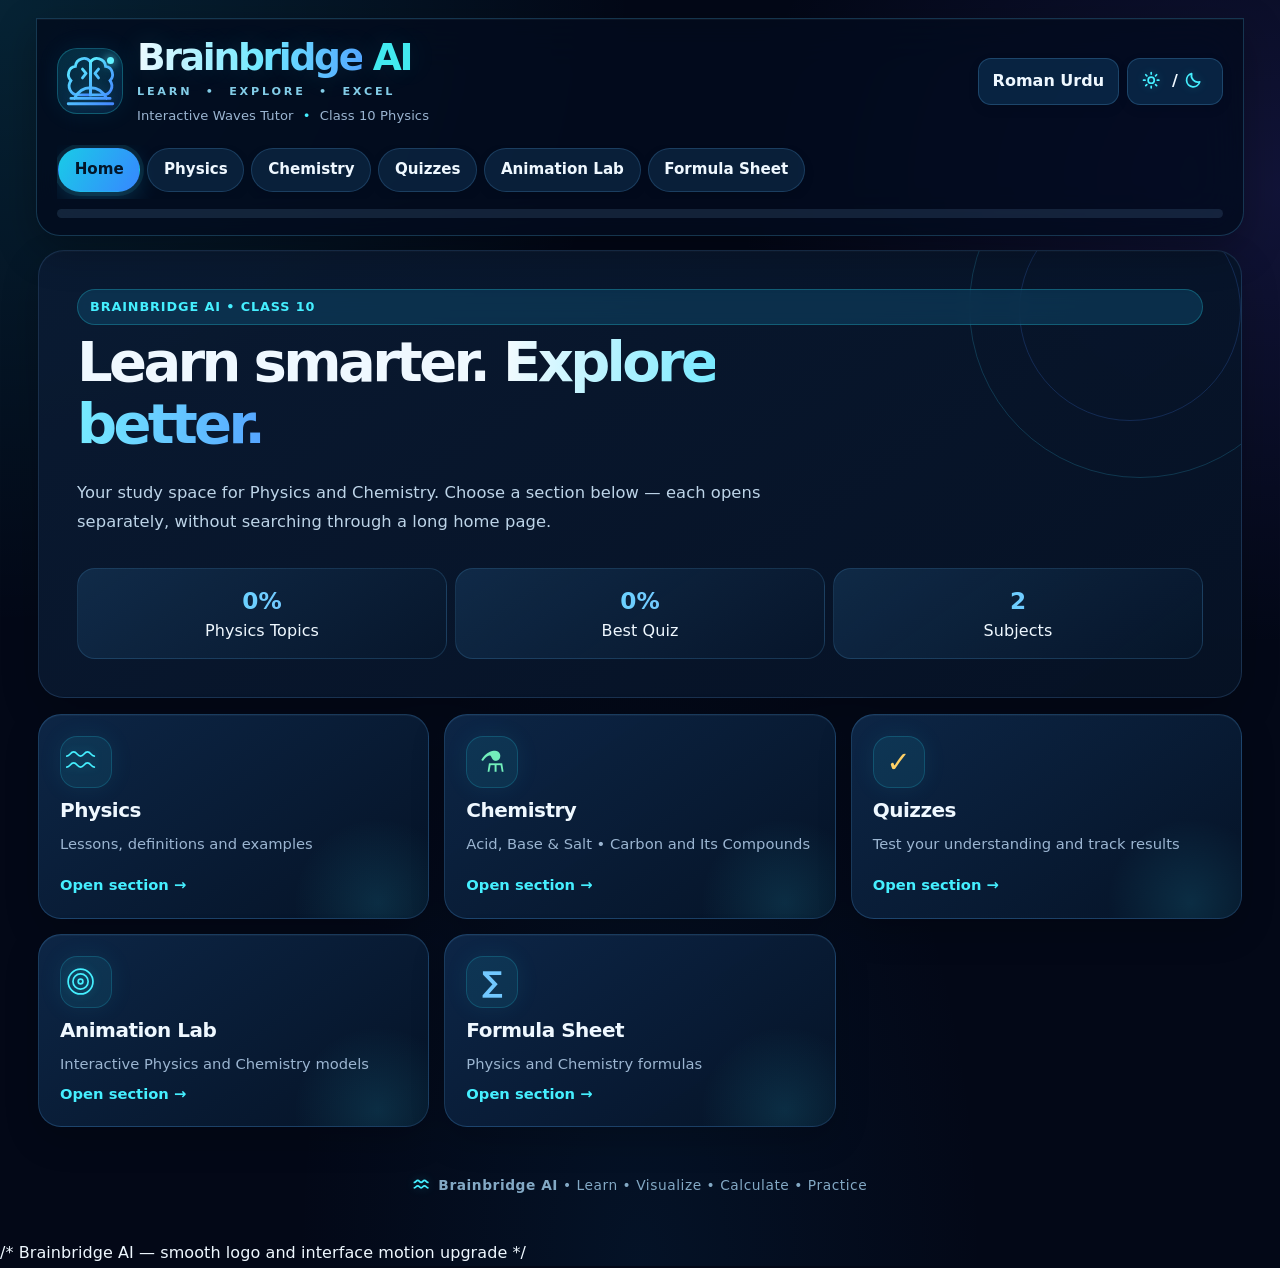
<file: Brainbridge_AI_Modern_Engaging.html>
<!doctype html>
<html lang="en">
<head>
<meta charset="utf-8">
<meta name="viewport" content="width=device-width,initial-scale=1,viewport-fit=cover">
<meta name="theme-color" content="#07152d">
<title>Brainbridge AI — Interactive Waves Tutor</title>
<style>
:root{--bg:#061426;--card:#0c203b;--card2:#102b4b;--text:#eaf7ff;--muted:#a9c3d8;--cyan:#38d9ff;--blue:#4d8dff;--green:#4ade80;--yellow:#ffd166;--red:#ff667d;--purple:#a78bfa;--line:#214563;--shadow:0 12px 35px rgba(0,0,0,.25)}
*{box-sizing:border-box}html{scroll-behavior:smooth}
body{margin:0;background:radial-gradient(circle at 15% 10%,rgba(56,217,255,.08),transparent 28%),radial-gradient(circle at 85% 85%,rgba(77,141,255,.08),transparent 30%),var(--bg);color:var(--text);font:16px/1.55 system-ui,-apple-system,BlinkMacSystemFont,"Segoe UI",sans-serif;min-height:100vh}
button,input,select{font:inherit}button{padding:10px 14px;min-height:44px;border:1px solid var(--line);border-radius:11px;background:#12304b;color:var(--text);font-weight:750;cursor:pointer;transition:transform .18s ease,background .18s ease,border-color .18s ease,box-shadow .18s ease}button:hover{transform:translateY(-2px);border-color:var(--cyan);box-shadow:0 7px 18px rgba(0,0,0,.22)}button:active{transform:translateY(0) scale(.98)}
.primary{background:linear-gradient(135deg,#079bc5,#0879b5);color:#fff;border-color:#31c9ef}
.app{width:min(1120px,100%);margin:auto;padding:10px}
.head,.card{background:linear-gradient(145deg,var(--card),var(--card2));border:1px solid var(--line);border-radius:17px;padding:15px;margin-bottom:12px;box-shadow:var(--shadow)}
.head{position:sticky;top:7px;z-index:20;backdrop-filter:blur(14px)}
.brand{display:flex;justify-content:space-between;align-items:center;gap:12px}.brand h1{margin:0;color:var(--cyan);font-size:clamp(1.55rem,4vw,2.15rem)}.brand small{color:var(--muted)}
.asif{color:#fff;background:linear-gradient(90deg,var(--cyan),#8be9ff);-webkit-background-clip:text;background-clip:text;-webkit-text-fill-color:transparent}
.actions{display:flex;gap:8px;flex-wrap:wrap;align-items:center}.nav{display:flex;gap:7px;flex-wrap:wrap;overflow-x:auto;margin-top:12px;padding-bottom:2px}.nav button{white-space:nowrap}.nav button.active{background:var(--cyan);color:#062033;border-color:var(--cyan)}
.search,input,select{background:#071a2d;color:var(--text);border:1px solid var(--line);border-radius:10px;padding:10px;outline:none}.search{width:100%;margin-top:10px}input:focus,select:focus{border-color:var(--cyan);box-shadow:0 0 0 3px rgba(56,217,255,.1)}
.page{display:none;animation:pageIn .35s ease}.page.active{display:block}@keyframes pageIn{from{opacity:0;transform:translateY(8px)}to{opacity:1;transform:none}}
.grid{display:grid;grid-template-columns:repeat(2,1fr);gap:12px}.topic-list{display:grid;grid-template-columns:repeat(2,1fr);gap:8px}.topic-list button{text-align:left}.done{border-left:5px solid var(--green)}
.canvas{display:block;width:100%;height:330px;background:radial-gradient(circle at 50% 50%,rgba(56,217,255,.035),transparent 60%),#030e1b;border-radius:14px;border:1px solid #173a58;touch-action:none}
.formula{font-size:1.35rem;color:var(--cyan);font-weight:850}.answer{padding:11px;border-radius:11px;margin-top:10px;background:#102b45;border:1px solid var(--line)}.ok{background:#0d4b2c;border-color:#2c9d62}.bad{background:#572331;border-color:#ad4059}
.progress{height:8px;background:#17324b;border-radius:8px;overflow:hidden;margin-top:10px}.progress i{display:block;height:100%;width:0;background:linear-gradient(90deg,var(--cyan),var(--blue));transition:width .7s cubic-bezier(.2,.8,.2,1)}
.quizopt{display:block;width:100%;text-align:left;margin:8px 0}.hidden{display:none!important}
.hero{position:relative;overflow:hidden;min-height:240px;display:flex;flex-direction:column;justify-content:center}.hero:before,.hero:after{content:"";position:absolute;border-radius:50%;pointer-events:none}.hero:before{width:280px;height:280px;right:-80px;top:-100px;border:1px solid rgba(56,217,255,.15);animation:pulseRing 4s infinite ease-in-out}.hero:after{width:170px;height:170px;right:25px;top:-45px;border:1px solid rgba(56,217,255,.12);animation:pulseRing 4s 1s infinite ease-in-out}@keyframes pulseRing{0%,100%{transform:scale(.85);opacity:.25}50%{transform:scale(1.12);opacity:.7}}
.wave-title{font-size:clamp(1.7rem,5vw,2.6rem);margin:.1em 0}.stat{display:grid;grid-template-columns:repeat(3,1fr);gap:8px;margin-top:15px}.stat div{padding:11px;border-radius:12px;background:rgba(255,255,255,.035);border:1px solid var(--line);text-align:center}.stat b{display:block;color:var(--cyan);font-size:1.25rem}.chips{display:flex;flex-wrap:wrap;gap:7px}.chip{border:1px solid var(--line);background:#102a45;border-radius:999px;padding:6px 10px;font-size:.88rem}.lab-controls{position:sticky;bottom:8px;z-index:5;background:rgba(6,20,38,.88);backdrop-filter:blur(12px);border:1px solid var(--line);border-radius:13px;padding:9px}.range{accent-color:var(--cyan);width:130px;vertical-align:middle}.calc-grid{display:grid;grid-template-columns:repeat(2,1fr);gap:8px}.calc-grid input{width:100%}.small{color:var(--muted);font-size:.9rem}.badge{display:inline-block;padding:4px 9px;border-radius:999px;background:#123b54;color:var(--cyan);font-size:.8rem;font-weight:800}footer{text-align:center;color:var(--muted);padding:20px 5px}
body.light{--bg:#edf7fb;--card:#fff;--card2:#f5fbff;--text:#102235;--muted:#506779;--line:#c7dce7;--shadow:0 8px 24px rgba(20,70,90,.1)}
body.light .search,body.light input,body.light select{background:#f5fbff;color:#102235}body.light .canvas{background:#061426}
@media(max-width:760px){.head{position:relative;top:auto}.grid,.topic-list{grid-template-columns:1fr}.canvas{height:280px}.brand{align-items:flex-start;flex-direction:column}.stat{grid-template-columns:1fr}}
@media(max-width:500px){body{font-size:15px}.app{padding:6px}.head,.card{padding:12px;border-radius:14px}.nav{flex-wrap:nowrap}.nav button{flex:0 0 auto;min-height:42px}.actions button{flex:1 1 auto}.calc-grid{grid-template-columns:1fr}.canvas{height:245px}.range{width:100px}}
@media(prefers-reduced-motion:reduce){*,*:before,*:after{animation-duration:.001ms!important;transition-duration:.001ms!important}}

/* Brainbridge AI modern interface refresh — content and learning logic preserved */
:root{--bg:#041022;--card:#081b33;--card2:#0b2545;--text:#eef9ff;--muted:#9dbbd4;--cyan:#28e2f3;--blue:#428cff;--green:#4ce0ad;--yellow:#ffd166;--red:#ff718d;--purple:#b18aff;--line:rgba(72,157,220,.28);--shadow:0 18px 46px rgba(0,0,0,.24)}
body{background:radial-gradient(ellipse at 8% 0%,rgba(25,205,240,.12),transparent 32%),radial-gradient(ellipse at 92% 18%,rgba(69,107,255,.12),transparent 28%),linear-gradient(160deg,#030b18,#06172d 55%,#041022);letter-spacing:.005em}
.app{width:min(1240px,100%);padding:16px}
.head,.card{background:linear-gradient(145deg,rgba(9,29,54,.96),rgba(7,24,47,.97));border:1px solid var(--line);border-radius:22px;padding:20px;margin-bottom:16px;box-shadow:var(--shadow)}
.head{top:10px;backdrop-filter:blur(22px);background:rgba(4,17,35,.88);border-color:rgba(56,190,242,.3);padding:17px 20px}
.brand{align-items:center;gap:16px}.brand-lockup{display:flex;align-items:center;gap:14px;min-width:0}.brand-mark{width:66px;height:66px;display:grid;place-items:center;border:1px solid rgba(40,226,243,.3);border-radius:19px;background:linear-gradient(145deg,rgba(27,218,239,.12),rgba(64,118,255,.08));box-shadow:inset 0 0 24px rgba(35,195,255,.08),0 0 24px rgba(28,201,255,.08);flex-shrink:0}.brand-mark svg{width:57px;height:57px;filter:drop-shadow(0 0 8px rgba(38,218,255,.28))}
.brand h1{font-size:clamp(1.55rem,4vw,2.35rem);letter-spacing:-.045em;line-height:1.12}.brand-ai{color:#42e9ef}.brand small{display:block;letter-spacing:.22em;font-size:.7rem;color:#83cde8;font-weight:800;margin-top:5px}.brand-sub{font-size:.82rem;color:var(--muted);margin-top:6px}.brand-sub span{color:var(--cyan);padding:0 5px}.header-actions{justify-content:flex-end}.header-actions button{background:rgba(11,43,75,.8)}
.asif{background:linear-gradient(95deg,#f5fbff 0%,#75e9ff 55%,#55a5ff 100%);-webkit-background-clip:text;background-clip:text;-webkit-text-fill-color:transparent}
.nav{gap:8px;margin-top:18px}.nav button{border-radius:13px;padding:10px 17px;background:rgba(13,42,72,.7);border-color:rgba(83,157,215,.24);font-weight:700}.nav button.active{background:linear-gradient(120deg,#19cbe7,#3787ff);color:#031629;border-color:transparent;box-shadow:0 5px 22px rgba(28,195,240,.2)}
button{border-radius:13px;background:rgba(15,43,73,.92);border-color:rgba(83,157,215,.28);font-weight:700;box-shadow:0 4px 12px rgba(0,0,0,.08)}button:hover{box-shadow:0 8px 24px rgba(21,194,242,.13)}.primary{background:linear-gradient(115deg,#11c9df,#2785ff);color:#031628;border:0;box-shadow:0 8px 22px rgba(18,178,232,.18)}
.search,input,select{background:#04162a;border-color:rgba(82,158,214,.3);border-radius:13px}.search{margin-top:14px;padding:13px 15px}.progress{height:7px;background:rgba(94,143,181,.18);border-radius:99px}.progress i{background:linear-gradient(90deg,#2ce7e8,#398bff,#a67cff);border-radius:99px}
.hero{min-height:270px;padding:clamp(22px,4vw,38px);background:radial-gradient(ellipse at 82% 42%,rgba(28,194,255,.12),transparent 35%),linear-gradient(125deg,rgba(9,35,65,.98),rgba(5,23,46,.98));border-color:rgba(41,194,238,.42)}
.hero:before{width:340px;height:340px;right:-70px;top:-115px;border:1px solid rgba(56,217,255,.18)}.hero:after{width:220px;height:220px;right:0;top:-52px;border-color:rgba(70,133,255,.2)}
.badge{background:rgba(14,66,99,.58);border:1px solid rgba(40,226,243,.26);padding:7px 12px;letter-spacing:.07em}.wave-title{max-width:760px;font-weight:850;letter-spacing:-.035em;line-height:1.12}.hero p{max-width:780px;color:#bdd4e8}.stat div{background:rgba(3,16,34,.4);border-color:rgba(82,158,214,.2);border-radius:16px;padding:14px}.stat b{font-size:1.45rem}
.grid{gap:15px}.grid>.card{min-height:140px}.card h2,.card h3{letter-spacing:-.02em}.card h3{color:#e8f7ff}.chips{gap:8px}.chip{background:rgba(12,49,78,.65);border-color:rgba(68,166,218,.23);border-radius:999px;padding:7px 12px}
.topic-list button{text-align:left;border-radius:14px;padding:13px 15px;background:rgba(5,23,44,.68)}.topic-list button.done{border-left:4px solid var(--green);background:rgba(13,74,66,.18)}
.answer{background:rgba(13,42,69,.86);border-color:rgba(76,157,213,.24);border-radius:14px}.ok{background:rgba(13,91,56,.45)}.bad{background:rgba(107,30,52,.45)}
.canvas{border-radius:18px;border-color:rgba(50,183,232,.28);background-color:#031021}.lab-controls{background:rgba(4,17,35,.9);border-color:rgba(72,157,220,.25);border-radius:16px}
.formula{color:#42e9ef}.page.active{animation:pageIn .28s ease}
footer{padding:26px 5px;color:#83a9c5;letter-spacing:.05em}
body.light{--bg:#edf6fc;--card:#fff;--card2:#f4faff;--text:#10243a;--muted:#526c82;--line:#c8dfec;--shadow:0 12px 32px rgba(20,70,90,.09);background:radial-gradient(ellipse at 8% 0%,rgba(25,205,240,.13),transparent 32%),#edf6fc}
body.light .head{background:rgba(255,255,255,.9)}body.light .card{background:linear-gradient(145deg,#fff,#f4faff)}body.light .hero{background:linear-gradient(125deg,#e6f8ff,#f6faff)}body.light .hero p{color:#49657c}body.light .topic-list button,body.light .search,body.light input,body.light select{background:#f7fbff;color:#102235}body.light .card h3{color:#10243a}body.light .brand-sub{color:#526c82}
@media(max-width:760px){.app{padding:9px}.head{top:0;padding:14px}.brand{flex-direction:row;align-items:center}.brand-mark{width:52px;height:52px;border-radius:15px}.brand-mark svg{width:46px;height:46px}.brand-lockup{gap:10px}.brand small{letter-spacing:.13em;font-size:.62rem}.brand-sub{font-size:.72rem}.header-actions{flex-wrap:wrap;gap:6px}.header-actions button{padding:8px 10px;min-height:38px}.head,.card{border-radius:17px;padding:15px}.grid,.topic-list{grid-template-columns:1fr}.canvas{height:280px}.stat{grid-template-columns:repeat(3,1fr)}.stat div{padding:10px 6px}.stat b{font-size:1.15rem}}
@media(max-width:500px){body{font-size:14px}.app{padding:7px}.brand{align-items:flex-start}.brand h1{font-size:1.48rem}.brand-sub{max-width:190px}.brand small{font-size:.55rem}.brand-mark{width:45px;height:45px}.brand-mark svg{width:40px;height:40px}.header-actions{flex-direction:column;align-items:stretch}.header-actions button{min-height:35px;font-size:.78rem;padding:6px 8px}.nav{margin-top:14px}.nav button{padding:9px 12px}.hero{min-height:0;padding:20px}.wave-title{font-size:1.8rem}.stat{gap:6px}.stat div{font-size:.8rem}.stat b{font-size:1.05rem}.calc-grid{grid-template-columns:1fr}.canvas{height:245px}.range{width:100px}}

</style>

<style id="bb-wave-pro-style">
#labbox{position:relative;overflow:hidden;background:linear-gradient(145deg,rgba(4,20,48,.98),rgba(5,31,64,.94));border:1px solid rgba(45,190,255,.28);box-shadow:0 18px 55px rgba(0,120,255,.10),inset 0 1px rgba(255,255,255,.035)}
#labbox h2{letter-spacing:-.025em}
#labbox .canvas{display:block;width:100%;height:clamp(250px,42vw,390px);border-radius:18px;border:1px solid rgba(70,195,255,.22);background:radial-gradient(ellipse at 50% 45%,rgba(13,74,130,.35),rgba(2,11,30,.96) 75%);box-shadow:inset 0 0 45px rgba(0,145,255,.08),0 8px 28px rgba(0,0,0,.22)}
#labbox .lab-controls{position:sticky;bottom:6px;z-index:2;padding:10px;border-radius:15px;background:rgba(5,19,42,.78);border:1px solid rgba(61,190,255,.18);backdrop-filter:blur(12px)}
#labbox .actions button{border-radius:12px}
#labbox #labtext{padding:12px 14px;border-radius:12px;background:rgba(28,173,255,.065);border:1px solid rgba(49,194,255,.16);line-height:1.65}
@media(prefers-reduced-motion:reduce){#labbox .canvas{scroll-behavior:auto}}
</style>


<style id="bb-optics-pro-style">
#labbox .canvas{
  border:1px solid rgba(64,207,255,.32)!important;
  background:radial-gradient(ellipse at 50% 45%,rgba(14,82,139,.34),rgba(2,10,28,.98) 76%)!important;
  box-shadow:inset 0 0 50px rgba(0,157,255,.11),0 12px 35px rgba(0,0,0,.25)!important;
}
#labbox .lab-controls{border:1px solid rgba(62,205,255,.22)!important;box-shadow:0 8px 26px rgba(0,0,0,.18)}
@keyframes bbLabAura{0%,100%{opacity:.45}50%{opacity:.9}}
#labbox{isolation:isolate}
#labbox:after{content:"";position:absolute;inset:0;pointer-events:none;z-index:0;background:radial-gradient(ellipse at 15% 0%,rgba(0,196,255,.06),transparent 45%),radial-gradient(ellipse at 90% 100%,rgba(122,95,255,.07),transparent 42%);animation:bbLabAura 8s ease-in-out infinite}
#labbox>*{position:relative;z-index:1}
@media(prefers-reduced-motion:reduce){#labbox:after{animation:none}}
</style>

<style id="bb-chemistry-style">
.chem-hero{background:radial-gradient(ellipse at 85% 30%,rgba(67,255,190,.13),transparent 35%),linear-gradient(125deg,rgba(8,47,59,.98),rgba(5,23,46,.98));border-color:rgba(76,224,173,.38)}
.chem-hero .badge{color:#79f5c3;border-color:rgba(76,224,173,.3)}#chemTopics button{text-align:left}#chemDetail .formula{color:#69efb7}#chemDetail .answer{line-height:1.7}.chem-option{display:block;width:100%;text-align:left;margin:8px 0}.chem-progress{color:var(--green);font-weight:800}
body.light .chem-hero{background:linear-gradient(125deg,#e6fff5,#f5faff)}
</style>

<style id="bb-clean-study-layout">
/* Focused study layout: keep the lesson in view and tuck reference lists away. */
.study-tools{display:flex;gap:8px;align-items:center;flex-wrap:wrap;margin:10px 0}
.study-tools select{flex:1;min-width:170px}
.topic-drawer{border:1px solid var(--line);border-radius:14px;background:rgba(4,20,39,.42);margin:10px 0 14px;overflow:hidden}
.topic-drawer summary,.resource-drawer summary{cursor:pointer;padding:12px 14px;font-weight:800;color:var(--cyan);list-style:none}
.topic-drawer summary::-webkit-details-marker,.resource-drawer summary::-webkit-details-marker{display:none}
.topic-drawer summary:after,.resource-drawer summary:after{content:'＋';float:right}
.topic-drawer[open] summary:after,.resource-drawer[open] summary:after{content:'−'}
.topic-drawer .topic-list{padding:0 12px 12px;max-height:42vh;overflow:auto}
.resource-drawer{border:1px solid var(--line);border-radius:14px;margin:12px 0;overflow:hidden;background:rgba(4,20,39,.32)}
.resource-drawer>*:not(summary){margin-left:12px;margin-right:12px}
.lesson-card{scroll-margin-top:12px}
.lesson-nav{display:grid;grid-template-columns:1fr minmax(110px,1.3fr) 1fr;gap:8px;margin-top:14px;position:sticky;bottom:8px;z-index:8;padding:9px;border:1px solid var(--line);border-radius:15px;background:rgba(4,17,35,.94);backdrop-filter:blur(14px);box-shadow:0 8px 24px rgba(0,0,0,.25)}
.lesson-nav button{min-width:0;padding:9px 7px}.lesson-nav select{width:100%;min-width:0;font-size:.88rem}
.chapter-switch{display:flex;gap:8px;flex-wrap:wrap;margin:0 0 12px}.chapter-switch button{flex:1 1 140px}.chapter-switch button.active{background:linear-gradient(120deg,#19cbe7,#3787ff);color:#031629}
@media(max-width:500px){.lesson-nav{grid-template-columns:1fr 1.4fr 1fr;gap:5px;padding:6px}.lesson-nav button{font-size:.78rem}.topic-drawer .topic-list{max-height:34vh}}
</style>


<style id="bb-navigation-redesign">
.head{position:sticky!important;top:0!important;z-index:30;margin:0 -2px 14px;border-radius:0 0 18px 18px}
.nav{display:flex;flex-wrap:nowrap;overflow-x:auto;overscroll-behavior-x:contain;scrollbar-width:none;padding:3px 1px 7px;position:sticky;top:0;z-index:31}
.nav::-webkit-scrollbar{display:none}.nav button{flex:0 0 auto}
.home-launch-grid{display:grid;grid-template-columns:repeat(2,minmax(0,1fr));gap:13px;margin:14px 0 22px}
.launch-tile{min-height:165px;text-align:left;padding:17px;display:flex;flex-direction:column;align-items:flex-start;gap:7px;border-radius:19px;background:linear-gradient(145deg,rgba(13,48,78,.98),rgba(7,27,51,.98));border:1px solid rgba(75,166,220,.3)}
.launch-tile strong{font-size:1.15rem}.launch-tile small{color:var(--muted);font-weight:500;line-height:1.4}.launch-icon{font-size:1.6rem;color:var(--cyan);width:43px;height:43px;display:grid;place-items:center;border-radius:13px;background:rgba(39,208,235,.1);border:1px solid rgba(39,208,235,.2)}
.launch-arrow{margin-top:auto;color:var(--cyan);font-size:.88rem;font-weight:800}.chemistry-tile .launch-icon{color:#72efbb}.quiz-tile .launch-icon{color:#ffd166}.lab-tile .launch-icon{color:#b9a0ff}.formula-tile .launch-icon{color:#72c8ff}
.section-heading{display:flex;align-items:center;justify-content:space-between;gap:12px}.section-heading h2{margin:0}.section-heading button{flex:0 0 auto}
#about{display:none!important}
@media(max-width:760px){.head{position:sticky!important;top:0!important}.brand{flex-direction:row!important;align-items:center!important}.brand-sub{display:none}.brand-mark{width:48px;height:48px}.brand-mark svg{width:42px;height:42px}.header-actions{gap:5px}.header-actions button{padding:7px 9px;min-height:38px}.home-launch-grid{gap:9px}.launch-tile{min-height:155px;padding:13px}.nav{margin-top:10px}.stat{grid-template-columns:repeat(3,1fr)}.stat div{padding:8px 5px}.stat b{font-size:1.15rem}}
@media(max-width:390px){.home-launch-grid{grid-template-columns:1fr}.launch-tile{min-height:125px}.brand h1{font-size:1.45rem}}
</style>


<style id="bb-modern-engaging-overhaul">
/* Brainbridge AI — premium engaging UI polish; all original content/scripts retained */
:root{
 --bg:#030817;--card:#09172c;--card2:#0d2140;--text:#eff8ff;--muted:#9bb5d1;
 --cyan:#45efff;--blue:#668cff;--green:#55f2bd;--purple:#b89cff;
 --line:rgba(113,181,255,.2);--shadow:0 18px 50px rgba(0,0,0,.32)
}
html{scroll-behavior:smooth;scroll-padding-top:115px}
body{
 background:
 radial-gradient(ellipse at 0% 0%,rgba(27,220,255,.13),transparent 35%),
 radial-gradient(ellipse at 100% 15%,rgba(105,91,255,.14),transparent 30%),
 radial-gradient(ellipse at 50% 100%,rgba(15,111,180,.1),transparent 38%),
 #030817;
 color:var(--text);font-family:Inter,ui-sans-serif,system-ui,-apple-system,"Segoe UI",sans-serif
}
.app{max-width:1320px;padding:18px}
.head{
 border:1px solid rgba(89,204,255,.22)!important;
 border-radius:0 0 24px 24px!important;
 background:rgba(3,12,29,.82)!important;
 box-shadow:0 14px 40px rgba(0,0,0,.28),inset 0 1px rgba(255,255,255,.04)!important;
 backdrop-filter:blur(24px) saturate(145%)!important
}
.brand-mark{border-radius:20px!important;position:relative;overflow:hidden}
.brand-mark:after{content:"";position:absolute;inset:-50%;background:linear-gradient(115deg,transparent 35%,rgba(255,255,255,.15),transparent 60%);transform:translateX(-70%);animation:bbShine 7s ease-in-out infinite}
@keyframes bbShine{0%,65%{transform:translateX(-70%)}85%,100%{transform:translateX(70%)}}
.brand h1{font-weight:900;letter-spacing:-.06em;text-shadow:0 0 28px rgba(69,239,255,.13)}
.brand small{letter-spacing:.25em!important}
.nav{gap:7px!important}
.nav button{border-radius:999px!important;padding:10px 17px!important;transition:all .25s ease!important}
.nav button.active{box-shadow:0 0 0 4px rgba(69,239,255,.09),0 8px 24px rgba(37,183,255,.2)!important}
button{transition:transform .22s cubic-bezier(.2,.8,.2,1),box-shadow .22s,border-color .22s,filter .22s!important}
button:hover{filter:brightness(1.12);transform:translateY(-3px)!important}
button:active{transform:scale(.97)!important}
.primary{background:linear-gradient(115deg,#38e8ef,#548cff)!important;color:#031225!important;font-weight:850!important}
.card{
 border:1px solid rgba(108,174,235,.18)!important;border-radius:22px!important;
 background:linear-gradient(145deg,rgba(10,27,51,.94),rgba(6,18,37,.96))!important;
 box-shadow:0 14px 38px rgba(0,0,0,.2),inset 0 1px rgba(255,255,255,.025)!important;
 transition:border-color .25s,transform .25s,box-shadow .25s
}
.card h2{font-weight:850;letter-spacing:-.045em}
.card h3{font-weight:800;letter-spacing:-.025em}
.hero{isolation:isolate;border-radius:26px!important;min-height:290px!important}
.hero:before,.hero:after{z-index:-1}
.hero .badge{backdrop-filter:blur(8px)}
.wave-title{font-size:clamp(2rem,5.3vw,3.5rem)!important;letter-spacing:-.065em!important}
.hero p{font-size:1.02rem;line-height:1.8}
.stat div{border-radius:18px!important;background:linear-gradient(145deg,rgba(22,56,91,.6),rgba(7,24,46,.55))!important}
.stat b{background:linear-gradient(90deg,#52f3ff,#8ba7ff);-webkit-background-clip:text;background-clip:text;color:transparent!important}
.home-launch-grid{gap:15px!important}
.launch-tile{
 position:relative;isolation:isolate;overflow:hidden;min-height:190px!important;
 border-radius:23px!important;padding:21px!important;
 background:linear-gradient(145deg,rgba(13,39,72,.96),rgba(5,19,39,.98))!important;
 border:1px solid rgba(93,181,255,.22)!important;
 box-shadow:0 13px 34px rgba(0,0,0,.18),inset 0 1px rgba(255,255,255,.035)!important
}
.launch-tile:before{content:"";position:absolute;inset:auto -35px -70px auto;width:170px;height:170px;border-radius:50%;background:radial-gradient(circle,rgba(51,222,255,.12),transparent 70%);z-index:-1;transition:transform .4s}
.launch-tile:hover:before{transform:scale(1.6)}
.launch-icon{width:52px!important;height:52px!important;border-radius:17px!important;font-size:1.8rem!important;box-shadow:0 0 25px rgba(49,207,255,.08)}
.launch-tile strong{font-size:1.25rem!important;letter-spacing:-.025em}
.launch-tile small{font-size:.92rem!important;line-height:1.55!important}
.launch-arrow{font-size:.92rem!important}
.topic-list button{border-radius:15px!important;padding:14px 16px!important;line-height:1.45}
.topic-list button:hover{border-color:rgba(69,239,255,.55)!important;background:rgba(18,64,102,.75)!important}
.topic-list button.done{background:linear-gradient(90deg,rgba(25,124,100,.2),rgba(7,26,46,.7))!important}
.answer{border-radius:16px!important;padding:15px!important}
.formula{font-size:clamp(1.2rem,3vw,1.65rem)!important;letter-spacing:-.025em}
.progress{height:9px!important;border-radius:99px!important;overflow:hidden}
.progress i{box-shadow:0 0 15px rgba(69,239,255,.35)}
input,select,.search{border-radius:14px!important;padding:12px 14px!important}
.canvas{border-radius:20px!important}
#labbox{border-radius:24px!important}
#labbox .lab-controls{border-radius:18px!important}
.lesson-nav{border-radius:20px!important;box-shadow:0 12px 34px rgba(0,0,0,.34)!important}
details.topic-drawer,details.resource-drawer{border-radius:18px!important;border-color:rgba(108,174,235,.2)!important}
details summary{padding:15px 17px!important}
.page.active{animation:bbPageReveal .35s ease both}
@keyframes bbPageReveal{from{opacity:0;transform:translateY(9px)}to{opacity:1;transform:translateY(0)}}
footer{letter-spacing:.04em;font-size:.86rem}
body.light{
 --bg:#eff7ff;--text:#13263c;--muted:#5a728a;--line:rgba(51,113,170,.2);
 background:radial-gradient(ellipse at 0% 0%,rgba(35,204,235,.12),transparent 35%),#eff7ff
}
body.light .head{background:rgba(248,252,255,.88)!important}
body.light .card{background:linear-gradient(145deg,#fff,#f4f9ff)!important}
body.light .launch-tile{background:linear-gradient(145deg,#fff,#edf6ff)!important}
body.light .launch-tile small{color:#58718a}
body.light .stat div{background:linear-gradient(145deg,#f0f9ff,#fff)!important}
body.light .topic-list button{background:#f7fbff!important;color:#13263c}
@media(min-width:900px){
 .home-launch-grid{grid-template-columns:repeat(3,minmax(0,1fr))!important}
 .launch-tile:first-child,.launch-tile:nth-child(2){min-height:205px!important}
 .grid{gap:18px}
}
@media(max-width:760px){
 .app{padding:8px!important}
 .head{border-radius:0 0 18px 18px!important}
 .hero{min-height:0!important;padding:23px!important}
 .wave-title{font-size:2.05rem!important}
 .launch-tile{min-height:155px!important;padding:15px!important}
 .launch-icon{width:45px!important;height:45px!important}
 .card{border-radius:18px!important;padding:15px!important}
 .nav button{padding:9px 14px!important}
 .stat div{border-radius:14px!important}
}
@media(max-width:390px){.home-launch-grid{grid-template-columns:1fr!important}.launch-tile{min-height:130px!important}}
@media(prefers-reduced-motion:reduce){.brand-mark:after{animation:none}.page.active{animation:none}}
</style>

</head>
<body>
<div class="app">
<header class="head">
<div class="brand"><div class="brand-lockup"><div class="brand-mark" aria-label="Brainbridge AI logo"><svg viewBox="0 0 64 64" role="img" aria-label="Brain and bridge logo"><defs><linearGradient id="bbg" x1="0" y1="0" x2="1" y2="1"><stop offset="0" stop-color="#5df4ff"/><stop offset="1" stop-color="#4387ff"/></linearGradient></defs><path d="M32 10c-5-7-16-4-17 5-8 1-10 11-5 16-5 7 0 16 8 16h14V10Z" fill="none" stroke="url(#bbg)" stroke-width="3.2" stroke-linecap="round"/><path d="M32 10c5-7 16-4 17 5 8 1 10 11 5 16 5 7 0 16-8 16H32V10Z" fill="none" stroke="url(#bbg)" stroke-width="3.2" stroke-linecap="round"/><path d="M32 12v35M23 18l4 5-4 5m18-10-4 5 4 5M10 51h44M14 51c4-8 10-12 18-12s14 4 18 12M7 57h50" fill="none" stroke="url(#bbg)" stroke-width="3.2" stroke-linecap="round" stroke-linejoin="round"/></svg></div><div><h1><span class="asif">Brainbridge</span> <span class="brand-ai">AI</span></h1><small>LEARN&nbsp; • &nbsp;EXPLORE&nbsp; • &nbsp;EXCEL</small><div class="brand-sub">Interactive Waves Tutor <span>•</span> Class 10 Physics</div></div></div><div class="actions header-actions"><button id="lang">Roman Urdu</button><button id="theme" aria-label="Toggle light or dark theme">☀️ / 🌙</button></div></div>
<nav class="nav" aria-label="Main navigation"><button data-p="home" class="active">Home</button><button data-p="learn">Physics</button><button data-p="chemistry">Chemistry</button><button data-p="quiz">Quizzes</button><button data-p="lab">Animation Lab</button><button data-p="formula">Formula Sheet</button></nav><div class="progress"><i id="prog"></i></div>
</header>

<main>
<section id="home" class="page active">
<div class="card hero"><span class="badge">BRAINBRIDGE AI • CLASS 10</span><h2 class="wave-title">Learn smarter. <span class="asif">Explore better.</span></h2><p>Your study space for Physics and Chemistry. Choose a section below — each opens separately, without searching through a long home page.</p><div class="stat"><div><b id="statTopics">0%</b><span>Physics Topics</span></div><div><b id="statQuiz">0%</b><span>Best Quiz</span></div><div><b>2</b><span>Subjects</span></div></div></div>
<div class="home-launch-grid">
<button class="launch-tile physics-tile" onclick="go('learn')"><span class="launch-icon">〰</span><strong>Physics</strong><small>Lessons, definitions and examples</small><span class="launch-arrow">Open section →</span></button>
<button class="launch-tile chemistry-tile" onclick="go('chemistry')"><span class="launch-icon">⚗</span><strong>Chemistry</strong><small>Acid, Base & Salt • Carbon and Its Compounds</small><span class="launch-arrow">Open section →</span></button>
<button class="launch-tile quiz-tile" onclick="go('quiz')"><span class="launch-icon">✓</span><strong>Quizzes</strong><small>Test your understanding and track results</small><span class="launch-arrow">Open section →</span></button>
<button class="launch-tile lab-tile" onclick="go('lab')"><span class="launch-icon">◉</span><strong>Animation Lab</strong><small>Interactive Physics and Chemistry models</small><span class="launch-arrow">Open section →</span></button>
<button class="launch-tile formula-tile" onclick="go('formula')"><span class="launch-icon">∑</span><strong>Formula Sheet</strong><small>Physics and Chemistry formulas</small><span class="launch-arrow">Open section →</span></button>
</div>
</section>

<section id="learn" class="page"><div class="card"><div class="section-heading"><h2>📚 Physics</h2><button onclick="go('home')">← Home</button></div><p class="small">Choose a topic from the list. Use Previous / Next in the lesson to move without returning to the list.</p><p class="small">Topic select karein. Definitions, examples, misconceptions aur animations explore karein.</p><div id="topics" class="topic-list"></div></div><div id="detail" class="card"></div></section>

<section id="lab" class="page"><div class="card"><div class="section-heading"><h2>⚙️ Animation Lab</h2><button onclick="go('home')">← Home</button></div><p>Simplified educational models. Play, pause, reset aur speed control use karein.</p><div class="actions"><button onclick="lab('trans')">〰 Transverse</button><button onclick="lab('long')">↔ Longitudinal</button><button onclick="lab('reflect')">↩ Reflection</button><button onclick="lab('refract')">↪ Refraction</button><button onclick="lab('diff')">◉ Diffraction</button><button onclick="lab('ripple')">🌊 Ripple Tank</button><button onclick="lab('pend')">⚖ Pendulum</button></div><h3 style="margin:18px 0 8px;color:#70f5c1">🧪 Chemistry Animations — Acid, Base and Salt</h3><p class="small">Physics animations ke neeche Chemistry ke interactive visual models.</p><div class="actions"><button onclick="lab('ph')">🧪 pH Scale</button><button onclick="lab('neutral')">⚗️ Neutralization</button><button onclick="lab('ions')">＋ Ion Formation</button><button onclick="lab('indicator')">🎨 Indicators</button><button onclick="lab('buffer')">🛡️ Buffer Solution</button></div></div><div id="labbox" class="card"></div></section>

<section id="quiz" class="page"><div class="card"><div class="section-heading"><h2>🧠 Quizzes</h2><button onclick="go('home')">← Home</button></div><h3>Physics Quiz</h3><p class="small">50 improved questions • Concepts + formulas + applications.</p><div id="quizbox"></div></div><div class="card"><h2>🧪 Chemistry Quiz — Acid, Base and Salt</h2><p class="small">Class 10 Chemistry chapter practice. Restart any time to begin again.</p><div id="chemQuiz"></div></div></section>

<section id="formula" class="page"><div class="card"><div class="section-heading"><h2>🧮 Formula Sheet</h2><button onclick="go('home')">← Home</button></div><h3>Formula Calculator</h3><select id="fsel" onchange="calcUI()"></select><div id="calc"></div></div><div id="sheet" class="card"></div></section>

<section id="about" class="page"><div class="card"><h2>ℹ️ About & Notes</h2><p><b>Brainbridge AI</b> is an offline Class 10 Physics study tool designed to make wave concepts visual, interactive and easier to revise.</p><h3>📌 Core Notes</h3><p>Sound is mechanical; light and radio waves are electromagnetic. Refraction normally keeps frequency constant while speed and wavelength may change.</p><h3>📖 Glossary</h3><p><b>Amplitude</b> — maximum displacement.<br><b>Wavelength</b> — distance between consecutive same-phase points.<br><b>Frequency</b> — cycles per second.<br><b>Time Period</b> — time for one cycle.<br><b>Crest</b> — highest transverse point.<br><b>Trough</b> — lowest transverse point.<br><b>Compression</b> — closely packed region in a longitudinal wave.<br><b>Rarefaction</b> — spread-out region in a longitudinal wave.<br><b>Wavefront</b> — equal-phase points joined together.</p><div class="actions"><button onclick="notes()">⬇️ Download Notes</button><button onclick="window.print()">🖨️ Print Notes</button><button onclick="reset()">Reset Progress</button></div></div></section>
<section id="chemistry" class="page">
<div class="section-heading card"><h2>🧪 Chemistry</h2><button onclick="go('home')">← Home</button></div>
<div class="card hero chem-hero"><span class="badge">BRAINBRIDGE AI • CLASS 10 CHEMISTRY</span><h2 class="wave-title">Acid, Base and Salt</h2><p>Sindh Textbook Board Class X Chemistry — chapter-based learning in simple English with Roman Urdu support, key definitions, examples, formulas and practice questions.</p><div class="chips"><span class="chip">14 teaching periods</span><span class="chip">2 assessment periods</span><span class="chip">15% weightage</span></div></div>
<div class="chapter-switch"><button onclick="document.getElementById('chemDetail').scrollIntoView({behavior:'smooth',block:'start'})">Chapter 1 • Acid, Base & Salt</button><button onclick="document.getElementById('carbonDetail').scrollIntoView({behavior:'smooth',block:'start'})">Chapter 2 • Carbon</button></div>
<div id="chemDetail" class="card lesson-card"><h2>Start with a topic</h2><p>Select a topic from the topic list.</p></div>
<details class="topic-drawer"><summary>📘 Browse Acid, Base and Salt topics</summary><div style="padding:0 12px 10px"><input id="chemSearch" class="search" placeholder="🔎 Search topics"><div id="chemTopics" class="topic-list"></div></div></details>

<div class="card hero chem-hero" style="margin-top:22px"><span class="badge">BRAINBRIDGE AI • CLASS 10 CHEMISTRY • CHAPTER 2</span><h2 class="wave-title">Carbon and Its Compounds</h2><p>Learn carbon compounds through short, easy explanations, examples, important formulas and practice questions.</p><div class="chips"><span class="chip">Organic Chemistry</span><span class="chip">Topic-wise learning</span><span class="chip">Practice quiz</span></div></div>
<div id="carbonDetail" class="card lesson-card"><h2>Start with a topic</h2><p>Select a topic from the topic list.</p></div>
<details class="topic-drawer"><summary>📘 Browse Carbon and Its Compounds topics</summary><div style="padding:0 12px 10px"><input id="carbonSearch" class="search" placeholder="🔎 Search topics"><div id="carbonTopics" class="topic-list"></div></div></details>
<details class="resource-drawer"><summary>🧠 Carbon and Its Compounds — Practice Quiz</summary><p class="small">Test your understanding of this chapter. You can restart the quiz anytime.</p><div id="carbonQuiz"></div></details>
</section>
</main>
<footer>🌊 <b>Brainbridge AI</b> • Learn • Visualize • Calculate • Practice</footer>
</div>

<script>
const T=[
["Wave kya hoti hai?","Wave ek disturbance hai jo energy transfer karti hai; medium ke particles ka net transfer zaroori nahi.","Pani ki ripple.","~ ~ ~ ~ →"],
["Energy transfer without net transfer of matter","Wave energy aage propagate karti hai jabke particles mean position ke around oscillate karte hain.","Rope ko shake karna.","↕ particles → energy"],
["Mechanical waves","Mechanical waves ko material medium chahiye.","Sound, water aur seismic waves.","Vacuum ✗"],
["Electromagnetic waves","EM waves vacuum mein travel kar sakti hain.","Light aur radio waves.","Vacuum ✓"],
["Transverse waves","Particles propagation direction ke perpendicular vibrate karte hain.","Rope wave.","↕ particles → wave"],
["Longitudinal waves","Particles propagation direction ke parallel vibrate karte hain.","Sound wave.","↔ particles → wave"],
["Crest and trough","Crest highest aur trough lowest point hai transverse wave mein.","Rope ya water wave.","crest / trough"],
["Compression and rarefaction","Compression mein particles close aur rarefaction mein spread hote hain.","Sound wave.","●●●   ● ●"],
["Amplitude","Mean position se maximum displacement ko amplitude kehte hain.","Larger amplitude sound generally greater intensity/loudness se associated hota hai.","↕ A"],
["Wavelength","Same-phase consecutive points ka distance λ hota hai.","Crest-to-crest ya trough-to-trough.","↔ λ ↔"],
["Frequency","Per second complete oscillations ki number f hoti hai.","5 Hz = 5 cycles/s.","f = cycles/s"],
["Time period","Ek complete oscillation ke liye required time T hota hai.","Pendulum ka one-cycle time.","T=1/f"],
["Wavefront","Equal phase points ko join karne wali line ya surface wavefront hoti hai.","Ripple tank mein circular wavefronts.","))))"],
["Wave speed","Wave propagation ki speed wave speed kehlati hai.","Sound speed medium par depend karti hai.","v →"],
["Formula v = fλ","Wave speed = frequency × wavelength.","5 Hz × 2 m = 10 m/s.","v=fλ"],
["Reflection of waves","Boundary se wave ka bounce back hona reflection hai.","Echo ya mirror reflection.","→ wall ←"],
["Refraction of waves","Boundary par wave speed aur generally direction change hoti hai.","Light entering glass.","air | glass"],
["Diffraction of waves","Gap ya obstacle edge ke around waves ka spreading diffraction hai.","Sound doorway ke around spread hoti hai.","|||| ) )"],
["Ripple tank","Water waves ko visually study karne ka model.","Straight aur circular ripples.","))))"],
["Sound waves","Sound mechanical longitudinal wave hai aur material medium chahti hai.","Speech aur music.","●●  ●● →"],
["Damped oscillations","Energy loss ki wajah se amplitude time ke saath decrease hoti hai.","Pendulum eventually stops.","A ↓"],
["Simple harmonic motion","Ideal periodic motion jahan restoring acceleration/displacement relation restoring direction mein hota hai.","Mass-spring system.","← equilibrium →"],
["Simple pendulum","Small-angle oscillations ke liye period approximately T≈2π√(L/g) hota hai.","Clock pendulum.","●\n|"],
["Everyday applications of waves","Communication, imaging, music, medicine aur technology mein waves use hoti hain.","Radio, ultrasound, optics.","📻 🔊 🔦"]
];

let done=JSON.parse(localStorage.getItem("wl_done")||"[]"),idx=0,quizI=0,score=0,sel=-1,best=+localStorage.getItem("wl_best")||0,anim=null;

function go(id){document.querySelectorAll(".page").forEach(x=>x.classList.remove("active"));const page=document.getElementById(id);if(page)page.classList.add("active");document.querySelectorAll("[data-p]").forEach(x=>x.classList.toggle("active",x.dataset.p===id));window.scrollTo({top:0,behavior:"smooth"});if(id==="learn")renderTopics();if(id==="chemistry")renderChemistry();if(id==="quiz"){renderQuiz();renderChemQuiz();}if(id==="formula"){calcUI();sheet()}}
function progress(){const p=Math.round(done.length/T.length*100);document.getElementById("prog").style.width=p+"%";document.getElementById("homeprog").textContent=`${done.length}/${T.length} topics completed • Best quiz: ${best}%`;document.getElementById("statTopics").textContent=p+"%";document.getElementById("statQuiz").textContent=best+"%"}
function renderTopics(filter=""){const b=document.getElementById("topics");b.innerHTML="";T.forEach((x,i)=>{if(filter&&!x[0].toLowerCase().includes(filter.toLowerCase()))return;const q=document.createElement("button");q.className=done.includes(i)?"done":"";q.textContent=(done.includes(i)?"✓ ":"")+(i+1)+". "+x[0];q.onclick=()=>openTopic(i);b.appendChild(q)});if(!b.children.length)b.innerHTML='<div class="answer">No matching topic found.</div>';openTopic(idx)}
function openTopic(i){idx=i;const x=T[i];const map={4:"trans",5:"long",6:"trans",7:"long",8:"trans",9:"trans",15:"reflect",16:"refract",17:"diff",18:"ripple",19:"long",21:"pend",22:"pend"};const a=map[i];document.getElementById("detail").innerHTML=`<h2>${i+1}. ${x[0]}</h2><p><b>Definition:</b> ${x[1]}</p><p><b>Easy example:</b> ${x[2]}</p><div class="answer"><b>Visual idea:</b><br>${x[3].replace(/\n/g,"<br>")}</div><p><b>Important:</b> ${important(i)}</p><p><b>Common misconception:</b> ${miscon(i)}</p><div class="actions"><button class="primary" onclick="toggle(${i})">${done.includes(i)?"✓ Completed":"Mark as completed"}</button><button onclick="speak(${i})">🔊 Hear explanation</button><button onclick="ask()">🤖 Ask AI-style question</button>${a?`<button onclick="go('lab');lab('${a}')">▶️ Show animation</button>`:""}<button onclick="openTopic(${(i+1)%T.length})">Next topic →</button></div><div id="askbox"></div>`}
function important(i){const a=["Energy is transferred by a disturbance.","Particle motion and wave propagation are distinct.","Mechanical waves need a material medium.","Electromagnetic waves can travel through vacuum.","Particle motion is perpendicular to propagation.","Particle motion is parallel to propagation.","Crest and trough describe transverse waves.","Compression and rarefaction describe longitudinal waves.","Amplitude is maximum displacement from equilibrium.","Wavelength is a distance and has SI unit metre.","Frequency has SI unit hertz.","T and f are reciprocals.","Wavefront represents equal phase.","Wave speed is propagation speed.","v=fλ is a fundamental wave relation.","Reflection involves bouncing back.","Refraction normally keeps frequency constant.","Diffraction is stronger when gap size is comparable with wavelength.","Ripple tanks model water-wave behaviour.","Sound is a mechanical wave.","Damping reduces amplitude through energy loss.","SHM is an ideal periodic model.","Pendulum formula is an approximation for small angles.","Wave applications depend on wave properties."];return a[i]||"Understand the definition, unit and physical meaning."}
function miscon(i){const a=["Wave does not mean permanent matter transport.","Particles do not travel with the wave indefinitely.","Sound is not an electromagnetic wave.","Light does not require air.","Do not confuse particle direction with propagation direction.","Longitudinal does not mean slow.","Crest is a point/region, not wavelength.","Compression does not create extra matter.","Amplitude is not frequency.","Wavelength is a distance.","Hz is not a distance unit.","T and f are reciprocals.","Wavefront is a model of equal phase.","Particle speed and wave speed are different concepts.","Correct relation is v=fλ.","Reflection differs from refraction.","Frequency normally remains unchanged across a refracting boundary.","Diffraction is not limited to water.","Ripple tank is a model for studying wave patterns.","Sound cannot travel through vacuum.","Damping involves energy loss.","Not every periodic motion is SHM.","The pendulum expression is a small-angle approximation.","Different waves have different applications."];return a[i]||"Do not confuse related but different wave quantities."}
function toggle(i){done.includes(i)?done=done.filter(x=>x!==i):done.push(i);localStorage.setItem("wl_done",JSON.stringify(done));progress();renderTopics(document.getElementById("search")?.value||"")}
function speak(i){if(!("speechSynthesis"in window))return;speechSynthesis.cancel();speechSynthesis.speak(new SpeechSynthesisUtterance(T[i][0]+". "+T[i][1]+". Example: "+T[i][2]))}
function ask(){const box=document.getElementById("askbox");if(box)box.innerHTML='<div class="answer"><b>🤖 AI-style Question:</b> Is concept ko board exam mein ek daily-life example, ek diagram idea aur ek key point ke saath explain karein.</div>'}
const globalSearch=document.getElementById("search");if(globalSearch)globalSearch.oninput=e=>{go("learn");renderTopics(e.target.value)}
document.getElementById("theme").onclick=()=>{document.body.classList.toggle("light");localStorage.setItem("wl_theme",document.body.classList.contains("light")?"light":"dark")}
if(localStorage.getItem("wl_theme")==="light")document.body.classList.add("light")
document.getElementById("lang").onclick=()=>{const b=document.getElementById("lang");if(b.textContent==="Roman Urdu"){b.textContent="English";showToast("Roman Urdu mode active")}else{b.textContent="Roman Urdu";showToast("English labels restored")}}
function quick(){go("formula");showToast("Quick revision opened")}

const Q=[
["What is a wave?",["Energy transfer by disturbance","Permanent matter transfer","Only light","A stationary object"],0,"A wave transfers energy; permanent net matter transfer is not required."],
["Which wave requires a material medium?",["Light","Radio","Sound","Microwave"],2,"Sound is mechanical and requires a medium."],
["Sound can travel through vacuum.",["True","False"],1,"Sound is mechanical, so it requires a material medium."],
["SI unit of frequency is:",["m","Hz","s","m/s"],1,"Frequency is measured in hertz (Hz)."],
["In a transverse wave, particles vibrate:",["Parallel to propagation","Perpendicular to propagation","Only forward","Not at all"],1,"Transverse particle vibration is perpendicular to propagation."],
["In a longitudinal wave, particles vibrate:",["Perpendicular to propagation","Parallel to propagation","Only upward","In circles"],1,"Longitudinal particle vibration is parallel to propagation."],
["Longitudinal waves contain:",["Crests only","Troughs only","Compressions and rarefactions","Only wavefronts"],2,"Compression and rarefaction are characteristic regions of longitudinal waves."],
["Wavelength is the distance between:",["Random points","Consecutive same-phase points","Source and observer only","Two different media"],1,"For example, crest-to-crest distance is one wavelength."],
["Which formula gives wave speed?",["v=f/λ","v=fλ","v=λ/f","v=Tλ"],1,"The wave relation is v=fλ."],
["f=5 Hz and λ=2 m. What is v?",["5 m/s","7 m/s","10 m/s","2.5 m/s"],2,"v=fλ=5×2=10 m/s."],
["T=0.25 s. What is f?",["0.25 Hz","2 Hz","4 Hz","8 Hz"],2,"f=1/T=1/0.25=4 Hz."],
["Which type of wave can travel through vacuum?",["Sound","Water","Light","Seismic"],2,"Electromagnetic waves such as light can travel through vacuum."],
["Reflection means:",["Wave disappears","Wave bounces back","Wave stops permanently","Frequency becomes zero"],1,"Reflection is the return/bounce of a wave from a boundary."],
["During normal refraction, which quantity remains unchanged?",["Frequency","Speed","Wavelength","Direction always"],0,"Frequency normally remains constant at a boundary."],
["Diffraction becomes especially noticeable when the gap is:",["Much larger than wavelength","Comparable to wavelength","Infinitely large","Unrelated to wavelength"],1,"Diffraction is prominent when opening size is comparable to wavelength."],
["Ripple tanks are mainly used to study:",["Water waves","Vacuum sound","Electric current","Static charge"],0,"A ripple tank provides a visual model of water-wave behaviour."],
["Amplitude is:",["Maximum displacement from equilibrium","Number of cycles per second","Distance travelled per second","Time for one cycle"],0,"Amplitude is maximum displacement from the mean/equilibrium position."],
["Damping causes amplitude to:",["Increase forever","Decrease with time","Become infinite","Become wavelength"],1,"Damping represents energy loss and causes decreasing amplitude."],
["For a small-angle simple pendulum, T is approximately:",["2π√(L/g)","L/g","fλ","1/f²"],0,"The small-angle pendulum period is approximately 2π√(L/g)."],
["Light needs air to travel.",["True","False"],1,"Light is electromagnetic and can travel through vacuum."],
["A wavefront joins points of:",["Equal phase","Equal mass","Equal temperature","Zero speed"],0,"A wavefront is a locus of equal-phase points."],
["Which quantity has unit metre?",["Frequency","Wavelength","Time period","Wave speed"],1,"Wavelength is a length, so its SI unit is metre."],
["Which quantity has unit m/s?",["Frequency","Amplitude","Wave speed","Wavelength"],2,"Wave speed is measured in metres per second."],
["Which quantity has unit second?",["Time period","Frequency","Wavelength","Amplitude"],0,"Time period is the time for one complete cycle."],
["If frequency increases while wave speed remains constant, wavelength:",["Increases","Decreases","Becomes zero always","Must remain unchanged"],1,"From λ=v/f, wavelength decreases when f increases at constant v."],
["If wavelength doubles while frequency stays constant, wave speed:",["Halves","Doubles","Becomes zero","Cannot be related"],1,"v=fλ, so doubling λ doubles v if f is constant."],
["One hertz means:",["One metre","One cycle per second","One second per cycle only","One joule"],1,"1 Hz means one complete cycle per second."],
["If f=10 Hz, the period is:",["10 s","1 s","0.1 s","100 s"],2,"T=1/f=1/10=0.1 s."],
["If T=2 s, frequency is:",["2 Hz","1 Hz","0.5 Hz","4 Hz"],2,"f=1/T=1/2=0.5 Hz."],
["A crest is:",["The highest point of a transverse wave","The lowest point","A compression","A boundary"],0,"Crest is the maximum upward displacement in the chosen transverse representation."],
["A trough is:",["The highest point","The lowest point of a transverse wave","A frequency","A source"],1,"Trough is the lowest point of the transverse wave."],
["Amplitude is measured from:",["Crest to trough","Equilibrium to maximum displacement","One crest to next crest","Source to wall"],1,"Amplitude is measured from equilibrium/mean position to maximum displacement."],
["Crest-to-crest distance represents:",["Amplitude","Frequency","Wavelength","Time period"],2,"Consecutive crests are one wavelength apart."],
["Compression is a region where particles are:",["More closely packed","More widely separated","Stationary forever","Moving in vacuum"],0,"Compression is a high-density/closely packed region."],
["Rarefaction is a region where particles are:",["More closely packed","More spread out","Converted to energy","Absent"],1,"Rarefaction is a spread-out region."],
["A sound wave in air is generally:",["Transverse","Longitudinal","Electromagnetic","Static"],1,"Sound in air is a mechanical longitudinal wave."],
["Which is an electromagnetic wave?",["Sound","Water wave","Light","Seismic wave"],2,"Light is electromagnetic."],
["Which is a mechanical wave?",["Radio","Light","Sound","X-ray"],2,"Sound requires a material medium."],
["A wave reflects when it:",["Encounters a boundary and returns","Enters vacuum","Stops oscillating","Changes into matter"],0,"Reflection involves returning from a boundary."],
["Refraction occurs when a wave:",["Changes speed on entering another medium","Always disappears","Stops at a boundary","Loses all frequency"],0,"Refraction is associated with a change in propagation speed and often direction."],
["In ordinary refraction, frequency:",["Normally changes","Normally remains constant","Becomes zero","Doubles automatically"],1,"Boundary conditions normally maintain frequency."],
["When speed changes but frequency remains constant, wavelength:",["Must change","Must become zero","Cannot change","Always doubles"],0,"Since v=fλ, a speed change with constant f requires wavelength to change."],
["Diffraction can occur around:",["Edges and through openings","Only mirrors","Only sound sources","Only vacuum"],0,"Waves can spread around edges and through openings."],
["A narrow opening generally produces:",["More noticeable spreading","No wave","Zero wavelength","Infinite frequency"],0,"Narrow openings comparable to wavelength give stronger diffraction."],
["Increasing amplitude generally means:",["Greater maximum displacement","Higher frequency automatically","Shorter wavelength automatically","No displacement"],0,"Amplitude describes maximum displacement."],
["Changing amplitude does not automatically change:",["The frequency","The maximum displacement","The energy carried in many wave contexts","The oscillation size"],0,"Amplitude and frequency are different wave quantities."],
["The relation f=1/T means frequency and period are:",["Directly proportional","Reciprocals","Always equal","Unrelated"],1,"Frequency and period are reciprocals."],
["A wave has f=4 Hz and λ=3 m. Its speed is:",["7 m/s","12 m/s","1.33 m/s","0.75 m/s"],1,"v=fλ=4×3=12 m/s."],
["A wave travels at 20 m/s with f=5 Hz. Its wavelength is:",["100 m","25 m","4 m","0.25 m"],2,"λ=v/f=20/5=4 m."],
["A wave travels at 30 m/s with λ=5 m. Its frequency is:",["6 Hz","150 Hz","0.16 Hz","35 Hz"],0,"f=v/λ=30/5=6 Hz."],
["Which statement is correct?",["Particles must travel permanently with the wave","Waves can transfer energy without net matter transport","All waves need air","All waves are transverse"],1,"The key idea is energy transfer without required net matter transport."]
];

function renderQuiz(){if(quizI>=Q.length){const pct=Math.round(score/Q.length*100);best=Math.max(best,pct);localStorage.setItem("wl_best",best);progress();document.getElementById("quizbox").innerHTML=`<div class="answer ok"><h3>🎉 Quiz Complete!</h3><p><b>Score:</b> ${score}/${Q.length}</p><p><b>Percentage:</b> ${pct}%</p><p><b>Best Score:</b> ${best}%</p></div><div class="actions"><button class="primary" onclick="restart()">🔄 Restart Quiz</button><button onclick="go('learn')">📚 Review Topics</button><button onclick="go('formula')">🧮 Practice Formulas</button></div>`;return}const q=Q[quizI];document.getElementById("quizbox").innerHTML=`<div class="progress"><i style="width:${(quizI/Q.length)*100}%"></i></div><p><b>Question ${quizI+1}/${Q.length}</b> • Score ${score}</p><h3>${q[0]}</h3>${q[1].map((o,i)=>`<button class="quizopt" onclick="pick(${i})">${String.fromCharCode(65+i)}. ${o}</button>`).join("")}<div id="exp"></div><div class="actions"><button class="primary" onclick="submitQ()">Submit Answer</button><button onclick="nextQ()" class="hidden" id="nq">Next Question →</button><button onclick="restart()">Restart</button></div>`;sel=-1}
function pick(i){sel=i;document.querySelectorAll(".quizopt").forEach(x=>x.classList.remove("primary"));const options=document.querySelectorAll(".quizopt");if(options[i])options[i].classList.add("primary")}
function submitQ(){if(sel<0){showToast("Pehle answer select karein.");return}const q=Q[quizI],ok=sel===q[2];if(ok)score++;document.getElementById("exp").innerHTML=`<div class="answer ${ok?"ok":"bad"}"><b>${ok?"✓ Correct":"✗ Incorrect"}</b> — ${q[3]}</div>`;document.querySelectorAll(".quizopt").forEach((x,i)=>{x.disabled=true;if(i===q[2]){x.style.borderColor="var(--green)";x.style.boxShadow="0 0 0 2px rgba(74,222,128,.12)"}if(i===sel&&i!==q[2])x.style.borderColor="var(--red)"});document.getElementById("nq").classList.remove("hidden")}
function nextQ(){quizI++;renderQuiz()}function restart(){quizI=0;score=0;sel=-1;renderQuiz()}

const FS=[
["v=fλ","v in m/s, f in Hz, λ in m","5 Hz × 2 m = 10 m/s","Hinglish: Wave ki speed nikalne ke liye frequency ko wavelength se multiply karo."],
["f=v/λ","f in Hz, v in m/s, λ in m","20 m/s ÷ 4 m = 5 Hz","Hinglish: Speed ko wavelength se divide karne par frequency milti hai."],
["λ=v/f","λ in m, v in m/s, f in Hz","20 m/s ÷ 5 Hz = 4 m","Hinglish: Wave speed ko frequency se divide karo, wavelength mil jayegi."],
["f=1/T","f in Hz, T in s","T=.25 s → 4 Hz","Hinglish: Frequency aur time period ek doosre ke reciprocal hain; 1 ko T se divide karo."],
["T=1/f","T in s, f in Hz","f=2 Hz → .5 s","Hinglish: Ek complete cycle ka time nikalne ke liye 1 ko frequency se divide karo."],
["T=2π√(L/g)","T in s, L in m, g in m/s²","Small-angle pendulum approximation","Hinglish: Simple pendulum ka time period length L aur gravity g par depend karta hai; yeh formula small-angle swings ke liye hai."]
];
const CHEM_FS=[
["Acid + Base → Salt + Water","Neutralization reaction","HCl + NaOH → NaCl + H₂O","Hinglish: Jab acid aur base react karte hain, aam tor par salt aur water bante hain."],
["HCl → H⁺ + Cl⁻","Hydrochloric acid in water (simplified ionic equation)","HCl(aq) → H⁺(aq) + Cl⁻(aq)","Hinglish: Arrhenius concept ke mutabiq HCl pani mein hydrogen ions (H⁺) deta hai."],
["NaOH → Na⁺ + OH⁻","Sodium hydroxide in water (ionic equation)","NaOH(aq) → Na⁺(aq) + OH⁻(aq)","Hinglish: NaOH pani mein hydroxide ions (OH⁻) deta hai, is liye yeh Arrhenius base hai."],
["pH = −log₁₀[H⁺]","[H⁺] is hydrogen-ion concentration in mol/L","If [H⁺] = 10⁻³ mol/L, pH = 3","Hinglish: pH hydrogen-ion concentration ko show karta hai; H⁺ zyada ho to aam tor par pH kam hota hai."],
["pOH = −log₁₀[OH⁻]","[OH⁻] is hydroxide-ion concentration in mol/L","If [OH⁻] = 10⁻² mol/L, pOH = 2","Hinglish: pOH solution mein hydroxide ions ki concentration ko show karta hai."],
["pH + pOH = 14","At 25°C for dilute aqueous solutions","pH = 5 → pOH = 9","Hinglish: 25°C par pH aur pOH ka sum 14 hota hai; is relation ko isi condition mein use karo."],
["[H⁺][OH⁻] = 1.0 × 10⁻¹⁴","At 25°C in dilute aqueous solution","[H⁺] = 10⁻⁷ M → [OH⁻] = 10⁻⁷ M","Hinglish: 25°C par hydrogen aur hydroxide ion concentrations ka product 10⁻¹⁴ hota hai; neutral water mein dono barabar hote hain."],
["NH₃ + H₂O ⇌ NH₄⁺ + OH⁻","Ammonia acts as a Brønsted–Lowry base in water","NH₃ accepts H⁺ from H₂O","Hinglish: Ammonia water se proton (H⁺) accept karta hai, aur ammonium aur hydroxide ions bante hain."],
["HCl + H₂O → H₃O⁺ + Cl⁻","Brønsted–Lowry proton transfer example","HCl donates H⁺ to water","Hinglish: HCl proton donate karta hai aur water proton accept karke hydronium ion (H₃O⁺) banata hai."]
];
function sheet(){document.getElementById("sheet").innerHTML="<h2>📌 Formula Sheet</h2><h3>🌊 Physics Formulas</h3>"+FS.map(x=>`<div class="card"><div class="formula">${x[0]}</div><p>${x[1]}</p><p><b>Example:</b> ${x[2]}</p><p><b>Easy Hinglish:</b> ${x[3]}</p></div>`).join("")+"<h3>🧪 Chemistry — Acid, Base and Salt</h3><p class=\"small\">Chemistry equations aur pH relations Physics formulas ke neeche diye gaye hain.</p>"+CHEM_FS.map(x=>`<div class="card"><div class="formula">${x[0]}</div><p>${x[1]}</p><p><b>Example:</b> ${x[2]}</p><p><b>Easy Hinglish:</b> ${x[3]}</p></div>`).join("")}

document.getElementById("fsel").innerHTML=["v=fλ","f=v/λ","λ=v/f","T=1/f","f=1/T","T=2π√(L/g)"].map((x,i)=>`<option value="${i}">${x}</option>`).join("");
function calcUI(){const i=+document.getElementById("fsel").value;let html="";if(i===0)html='<input id="a" type="number" step="any" placeholder="f (Hz)"><input id="b" type="number" step="any" placeholder="λ (m)">';if(i===1)html='<input id="a" type="number" step="any" placeholder="v (m/s)"><input id="b" type="number" step="any" placeholder="λ (m)">';if(i===2)html='<input id="a" type="number" step="any" placeholder="v (m/s)"><input id="b" type="number" step="any" placeholder="f (Hz)">';if(i===3)html='<input id="a" type="number" step="any" placeholder="T (s)">';if(i===4)html='<input id="a" type="number" step="any" placeholder="f (Hz)">';if(i===5)html='<input id="a" type="number" step="any" placeholder="L (m)"><input id="b" type="number" step="any" value="9.8" placeholder="g (m/s²)">';document.getElementById("calc").innerHTML=`<div class="calc-grid">${html}</div><div class="actions" style="margin-top:10px"><button class="primary" onclick="calculate()">Calculate</button><button onclick="calcUI()">Clear</button></div><div id="cres"></div>`}
function calculate(){const i=+document.getElementById("fsel").value,a=+document.getElementById("a").value,b=document.getElementById("b")?+document.getElementById("b").value:null;let ans,unit,sub;if(!Number.isFinite(a)||a<=0||((i===0||i===1||i===2||i===5)&&(!Number.isFinite(b)||b<=0))){document.getElementById("cres").innerHTML='<div class="answer bad">⚠️ Valid positive values enter karein.</div>';return}if(i===0){ans=a*b;unit="m/s";sub=`v = ${a} × ${b}`}if(i===1){ans=a/b;unit="Hz";sub=`f = ${a} ÷ ${b}`}if(i===2){ans=a/b;unit="m";sub=`λ = ${a} ÷ ${b}`}if(i===3){ans=1/a;unit="Hz";sub=`f = 1 ÷ ${a}`}if(i===4){ans=1/a;unit="s";sub=`T = 1 ÷ ${a}`}if(i===5){ans=2*Math.PI*Math.sqrt(a/b);unit="s";sub=`T = 2π√(${a}/${b})`}document.getElementById("cres").innerHTML=`<div class="answer ok"><b>Formula:</b> ${document.getElementById("fsel").selectedOptions[0].text}<br><b>Substitution:</b> ${sub}<br><b>Answer:</b> ${ans.toFixed(4)} ${unit}</div>`}

function lab(type){if(anim)anim.play=false;const names={trans:"Transverse Wave — Crest, Trough, Amplitude & Wavelength",long:"Longitudinal Wave — Compression & Rarefaction",reflect:"Reflection of Waves",refract:"Refraction of Waves",diff:"Diffraction of Waves",ripple:"Ripple Tank",pend:"Simple Pendulum",ph:"Interactive pH Scale — Acidic, Neutral and Basic",neutral:"Acid + Base — Neutralization Reaction",ions:"Ion Formation in Water — H⁺ and OH⁻",indicator:"Acid-Base Indicators — Colour Change",buffer:"Buffer Solution — Resisting pH Change"};const descriptions={trans:"Particles move up/down while the wave propagates horizontally. Crest, trough, amplitude and wavelength are highlighted.",long:"Particles oscillate back/forth parallel to propagation. Dense regions are compressions; spread regions are rarefactions.",reflect:"Watch the incident wave reach the boundary and return as a reflected wave.",refract:"Wave speed and wavelength change between two media while frequency is represented as constant.",diff:"A wave passes through an opening and spreads into the region behind the barrier.",ripple:"Circular wavefronts expand from a source like ripples on water.",pend:"The bob oscillates about equilibrium. Formula is an approximation for small angles.",ph:"Explore how pH values move from acidic through neutral to basic. The marker animates across the scale.",neutral:"Watch hydrogen ions from an acid and hydroxide ions from a base combine to form water; remaining ions form a salt.",ions:"See a simplified view of an acid producing H⁺ ions and a base producing OH⁻ ions in water.",indicator:"A universal-indicator style colour band changes from red/orange (acidic) through green (neutral) to blue/purple (basic).",buffer:"Compare an ordinary solution with a buffer: added small acid/base pulses cause a larger pH change in the ordinary solution and a smaller change in the buffer."};document.getElementById("labbox").innerHTML=`<h2>${names[type]}</h2><p class="small">${descriptions[type]}</p><canvas id="cv" class="canvas"></canvas><div class="lab-controls"><div class="actions"><button onclick="if(anim)anim.play=true">▶ Play</button><button onclick="if(anim)anim.play=false">⏸ Pause</button><button onclick="if(anim){anim.t=0;anim.play=true}">↺ Reset</button><label>Speed <input id="spd" class="range" type="range" min=".2" max="2" step=".1" value="1"></label></div></div><p id="labtext"></p>`;anim={type:type,t:0,play:true};document.getElementById("labtext").innerHTML=type==="trans"?"Crest = maximum upward displacement • Trough = maximum downward displacement • Amplitude = equilibrium to crest • λ = crest-to-crest.":type==="long"?"Compression = particles close together • Rarefaction = particles spread apart.":type==="reflect"?"Incident wave → boundary → reflected wave ←.":type==="refract"?"Frequency normally remains constant while speed and wavelength change.":type==="diff"?"Diffraction is strongest when opening width is comparable with wavelength.":type==="ripple"?"Each expanding circle represents a simplified wavefront.":type==="ph"?"pH < 7 acidic • pH = 7 neutral • pH > 7 basic (at 25°C).":type==="neutral"?"H⁺ + OH⁻ → H₂O • Other ions form the salt. Example: HCl + NaOH → NaCl + H₂O.":type==="ions"?"Acid example: HCl → H⁺ + Cl⁻ • Base example: NaOH → Na⁺ + OH⁻.":type==="indicator"?"Indicator colours depend on pH range; never taste or touch unknown chemicals.":type==="buffer"?"A buffer resists a significant pH change when small amounts of acid or base are added.":"T≈2π√(L/g) for small-angle oscillations.";requestAnimationFrame(draw)}
function setupCanvas(c){const d=Math.min(2,window.devicePixelRatio||1),w=c.clientWidth,h=c.clientHeight;if(c.width!==Math.floor(w*d)||c.height!==Math.floor(h*d)){c.width=Math.floor(w*d);c.height=Math.floor(h*d)}const ctx=c.getContext("2d");ctx.setTransform(d,0,0,d,0,0);return{ctx,w,h}}
function draw(){if(!anim)return;const c=document.getElementById("cv");if(!c){anim=null;return}const {ctx,w,h}=setupCanvas(c);ctx.clearRect(0,0,w,h);drawGrid(ctx,w,h);if(anim.play){const spd=+(document.getElementById("spd")?.value||1);anim.t+=.035*spd}if(anim.type==="trans")drawTransverse(ctx,w,h);else if(anim.type==="long")drawLongitudinal(ctx,w,h);else if(anim.type==="reflect")drawReflection(ctx,w,h);else if(anim.type==="refract")drawRefraction(ctx,w,h);else if(anim.type==="diff")drawDiffraction(ctx,w,h);else if(anim.type==="ripple")drawRipple(ctx,w,h);else if(anim.type==="pend")drawPendulum(ctx,w,h);else if(anim.type==="ph")drawChemPH(ctx,w,h);else if(anim.type==="neutral")drawChemNeutral(ctx,w,h);else if(anim.type==="ions")drawChemIons(ctx,w,h);else if(anim.type==="indicator")drawChemIndicator(ctx,w,h);else if(anim.type==="buffer")drawChemBuffer(ctx,w,h);requestAnimationFrame(draw)}
function drawGrid(ctx,w,h){ctx.save();ctx.strokeStyle="rgba(100,180,220,.07)";ctx.lineWidth=1;for(let x=0;x<w;x+=40){ctx.beginPath();ctx.moveTo(x,0);ctx.lineTo(x,h);ctx.stroke()}for(let y=0;y<h;y+=40){ctx.beginPath();ctx.moveTo(0,y);ctx.lineTo(w,y);ctx.stroke()}ctx.restore()}
function waveY(x,mid,A,L,t){return mid+A*Math.sin((x/L)*Math.PI*2-t*2.2)}
function drawTransverse(ctx,w,h){const mid=h*.56,A=Math.min(58,h*.23),L=Math.max(110,Math.min(170,w*.23)),t=anim.t;ctx.setLineDash([6,6]);ctx.strokeStyle="rgba(255,255,255,.25)";ctx.beginPath();ctx.moveTo(10,mid);ctx.lineTo(w-10,mid);ctx.stroke();ctx.setLineDash([]);ctx.strokeStyle="#38d9ff";ctx.lineWidth=3;ctx.shadowBlur=12;ctx.shadowColor="#38d9ff";ctx.beginPath();for(let x=0;x<=w;x++){const y=waveY(x,mid,A,L,t);if(x===0)ctx.moveTo(x,y);else ctx.lineTo(x,y)}ctx.stroke();ctx.shadowBlur=0;for(let x=15;x<w;x+=25){const y=waveY(x,mid,A,L,t);ctx.fillStyle="#eaf7ff";ctx.beginPath();ctx.arc(x,y,3,0,Math.PI*2);ctx.fill();ctx.strokeStyle="rgba(56,217,255,.35)";ctx.beginPath();ctx.moveTo(x,mid);ctx.lineTo(x,y);ctx.stroke()}const crestX=((L/4)+(t*L/Math.PI))%L+L*.15,cy=waveY(crestX,mid,A,L,t);drawArrow(ctx,crestX,mid,crestX,cy,"#ffd166");ctx.fillStyle="#ffd166";ctx.font="bold 14px system-ui";ctx.fillText("Amplitude A",crestX+8,(mid+cy)/2);ctx.fillStyle="#fff";ctx.fillText("CREST",Math.min(w-75,crestX-20),cy-15);let troughX=crestX+L/2;if(troughX>w-20)troughX-=L;const ty=waveY(troughX,mid,A,L,t);ctx.fillStyle="#a78bfa";ctx.fillText("TROUGH",Math.min(w-80,Math.max(10,troughX-25)),ty+25);const lx=40,ly=h-48;drawArrow(ctx,lx,ly,lx+L,ly,"#4d8dff");ctx.fillStyle="#4d8dff";ctx.fillText("Wavelength λ",lx+L/2-45,ly-10);ctx.fillStyle="#a9c3d8";ctx.fillText("Equilibrium / mean position",15,mid-10);ctx.fillText("Particle motion ↕",15,25);ctx.fillText("Wave propagation →",w-160,25)}
function drawLongitudinal(ctx,w,h){const mid=h*.55,t=anim.t,spacing=24,count=Math.ceil(w/spacing)+4;for(let i=0;i<count;i++){const base=i*spacing-20,xx=base+8*Math.sin(base/48-t*2.3);ctx.fillStyle="#eaf7ff";ctx.beginPath();ctx.arc(xx,mid,4,0,Math.PI*2);ctx.fill();ctx.strokeStyle="rgba(56,217,255,.2)";ctx.beginPath();ctx.moveTo(base,mid-18);ctx.lineTo(base,mid+18);ctx.stroke()}for(let i=0;i<4;i++){const cx=((i*170+t*45)%(w+220))-110;ctx.fillStyle="rgba(56,217,255,.09)";ctx.strokeStyle="rgba(56,217,255,.25)";ctx.beginPath();ctx.ellipse(cx,mid,34,65,0,0,Math.PI*2);ctx.fill();ctx.stroke()}ctx.fillStyle="#ffd166";ctx.font="bold 14px system-ui";ctx.fillText("COMPRESSION",15,45);ctx.fillText("COMPRESSION",w*.58,45);ctx.fillStyle="#a78bfa";ctx.fillText("RAREFACTION",w*.28,45);ctx.fillStyle="#fff";ctx.fillText("Particle vibration ↔",15,h-42);ctx.fillText("Wave propagation →",w-170,h-42);drawArrow(ctx,20,h-65,w-30,h-65,"#38d9ff")}
function drawReflection(ctx,w,h){const wall=w*.76,mid=h*.54,t=anim.t;ctx.fillStyle="#8ba0b2";ctx.fillRect(wall,25,7,h-50);ctx.fillStyle="#ffd166";ctx.font="bold 14px system-ui";ctx.fillText("BOUNDARY",wall-35,18);for(let k=0;k<5;k++){const cycle=(t*85+k*105)%(wall-45),x=25+cycle;ctx.strokeStyle=`rgba(56,217,255,${.25+k*.12})`;ctx.lineWidth=2;ctx.beginPath();ctx.arc(x,mid,20+k*2,0,Math.PI*2);ctx.stroke();if(x>wall-45){const rx=wall-(x-(wall-45));ctx.strokeStyle="rgba(167,139,250,.8)";ctx.beginPath();ctx.arc(rx,mid,20+k*2,0,Math.PI*2);ctx.stroke()}}ctx.fillStyle="#38d9ff";ctx.fillText("INCIDENT →",20,45);ctx.fillStyle="#a78bfa";ctx.fillText("REFLECTED ←",wall-130,h-25)}
function drawRefraction(ctx,w,h){const boundary=w/2;ctx.fillStyle="rgba(20,90,140,.28)";ctx.fillRect(0,0,boundary,h);ctx.fillStyle="rgba(40,130,100,.28)";ctx.fillRect(boundary,0,w-boundary,h);ctx.strokeStyle="rgba(255,255,255,.3)";ctx.beginPath();ctx.moveTo(boundary,0);ctx.lineTo(boundary,h);ctx.stroke();const t=anim.t;ctx.strokeStyle="#38d9ff";ctx.lineWidth=2;for(let x=-100;x<boundary;x+=45){const xx=x+((t*50)%45);ctx.beginPath();ctx.moveTo(xx,0);ctx.lineTo(xx,h);ctx.stroke()}ctx.strokeStyle="#ffd166";for(let x=boundary-40;x<w+80;x+=25){const xx=x+((t*30)%25);ctx.beginPath();ctx.moveTo(xx,0);ctx.lineTo(xx,h);ctx.stroke()}ctx.fillStyle="#fff";ctx.font="bold 14px system-ui";ctx.fillText("MEDIUM 1",18,28);ctx.fillText("MEDIUM 2",boundary+18,28);ctx.fillStyle="#38d9ff";ctx.fillText("longer λ",18,h-25);ctx.fillStyle="#ffd166";ctx.fillText("shorter λ",boundary+18,h-25);ctx.fillStyle="#a9c3d8";ctx.fillText("frequency normally constant",18,50)}
function drawDiffraction(ctx,w,h){const wall=w*.55,gap=Math.min(75,h*.28),center=h/2;ctx.fillStyle="#64798b";ctx.fillRect(wall,0,9,center-gap);ctx.fillRect(wall,center+gap,9,h-center-gap);const t=anim.t;ctx.strokeStyle="#38d9ff";ctx.lineWidth=2;for(let x=15;x<wall;x+=30){const xx=x+((t*40)%30);ctx.beginPath();ctx.moveTo(xx,0);ctx.lineTo(xx,h);ctx.stroke()}for(let r=12;r<w;r+=28){ctx.strokeStyle="rgba(56,217,255,.75)";ctx.beginPath();ctx.arc(wall+5,center,r,-Math.PI/2,Math.PI/2);ctx.stroke()}ctx.fillStyle="#ffd166";ctx.font="bold 14px system-ui";ctx.fillText("NARROW GAP",wall-45,center-gap-10);ctx.fillStyle="#fff";ctx.fillText("Diffraction / spreading →",wall+25,30)}
function drawRipple(ctx,w,h){const cx=w*.28,cy=h*.53,t=anim.t;for(let r=(t*55)%55;r<w*1.2;r+=55){const alpha=Math.max(.08,1-r/(w*1.2));ctx.strokeStyle=`rgba(56,217,255,${alpha})`;ctx.lineWidth=2;ctx.beginPath();ctx.arc(cx,cy,r,0,Math.PI*2);ctx.stroke()}ctx.fillStyle="#ffd166";ctx.beginPath();ctx.arc(cx,cy,7,0,Math.PI*2);ctx.fill();ctx.fillStyle="#fff";ctx.font="bold 14px system-ui";ctx.fillText("SOURCE",cx+12,cy-12);ctx.fillText("Circular wavefronts",15,30)}
function drawPendulum(ctx,w,h){const L=Math.min(150,h*.57),pivotX=w/2,pivotY=35,angle=.58*Math.sin(anim.t*1.7),bobX=pivotX+Math.sin(angle)*L,bobY=pivotY+Math.cos(angle)*L;ctx.strokeStyle="rgba(255,255,255,.2)";ctx.setLineDash([5,5]);ctx.beginPath();ctx.moveTo(pivotX,pivotY);ctx.lineTo(pivotX,pivotY+L);ctx.stroke();ctx.setLineDash([]);ctx.strokeStyle="#38d9ff";ctx.lineWidth=3;ctx.beginPath();ctx.moveTo(pivotX,pivotY);ctx.lineTo(bobX,bobY);ctx.stroke();ctx.fillStyle="#ffd166";ctx.beginPath();ctx.arc(bobX,bobY,17,0,Math.PI*2);ctx.fill();ctx.fillStyle="#fff";ctx.beginPath();ctx.arc(pivotX,pivotY,5,0,Math.PI*2);ctx.fill();ctx.font="bold 14px system-ui";ctx.fillText("T≈2π√(L/g)",15,h-40);ctx.fillText("Small-angle model",15,h-18)}
function drawArrow(ctx,x1,y1,x2,y2,color){ctx.save();ctx.strokeStyle=color;ctx.fillStyle=color;ctx.lineWidth=2;ctx.beginPath();ctx.moveTo(x1,y1);ctx.lineTo(x2,y2);ctx.stroke();const angle=Math.atan2(y2-y1,x2-x1),size=7;ctx.beginPath();ctx.moveTo(x2,y2);ctx.lineTo(x2-size*Math.cos(angle-Math.PI/6),y2-size*Math.sin(angle-Math.PI/6));ctx.lineTo(x2-size*Math.cos(angle+Math.PI/6),y2-size*Math.sin(angle+Math.PI/6));ctx.closePath();ctx.fill();ctx.restore()}

function notes(){let s="BRAINBRIDGE AI — CLASS 10 PHYSICS\n\n";T.forEach((x,i)=>{s+=`${i+1}. ${x[0]}\n${x[1]}\nExample: ${x[2]}\n\n`});s+="FORMULAS\nv=fλ\nf=v/λ\nλ=v/f\nf=1/T\nT=1/f\nT=2π√(L/g) for small oscillations\n";const a=document.createElement("a");a.href=URL.createObjectURL(new Blob([s],{type:"text/plain"}));a.download="brainbridge_ai_notes.txt";a.click();setTimeout(()=>URL.revokeObjectURL(a.href),1000)}
function reset(){if(!confirm("Reset all Brainbridge AI progress and best quiz score?"))return;done=[];best=0;localStorage.removeItem("wl_done");localStorage.removeItem("wl_best");progress();renderTopics();showToast("Progress reset.")}
function showToast(message){let toast=document.getElementById("toast");if(!toast){toast=document.createElement("div");toast.id="toast";toast.style.cssText=`position:fixed;left:50%;bottom:22px;transform:translateX(-50%) translateY(15px);background:#102d49;color:#fff;border:1px solid #38d9ff;padding:10px 15px;border-radius:12px;z-index:100;opacity:0;transition:.25s;box-shadow:0 10px 30px rgba(0,0,0,.35)`;document.body.appendChild(toast)}toast.textContent=message;toast.style.opacity="1";toast.style.transform="translateX(-50%) translateY(0)";clearTimeout(window.__toastTimer);window.__toastTimer=setTimeout(()=>{toast.style.opacity="0";toast.style.transform="translateX(-50%) translateY(15px)"},1800)}
document.querySelectorAll("[data-p]").forEach(x=>x.onclick=()=>go(x.dataset.p));
progress();renderTopics();sheet();calcUI();lab("trans");
window.addEventListener("resize",()=>{});
document.addEventListener("keydown",e=>{if(e.key==="Escape"&&anim)anim.play=false;if(e.key===" "&&document.activeElement.tagName!=="INPUT"){e.preventDefault();if(anim)anim.play=!anim.play}});
</script>

<style id="brainbridge-icon-refresh">
/* Animated vector icon system: replaces emoji pictograms without changing labels or learning content */
.bb-icon{display:inline-block;width:1.18em;height:1.18em;vertical-align:-.22em;margin-right:.32em;flex:0 0 auto;color:var(--cyan);overflow:visible;filter:drop-shadow(0 0 5px rgba(40,226,243,.22));animation:bbIconFloat 3.4s ease-in-out infinite;}
.bb-icon path,.bb-icon circle,.bb-icon rect,.bb-icon line,.bb-icon polyline,.bb-icon polygon{vector-effect:non-scaling-stroke}
button .bb-icon{width:1.15em;height:1.15em;margin-right:.38em}
h2 .bb-icon,h3 .bb-icon{width:1.25em;height:1.25em}
.brand-mark{position:relative;overflow:hidden;animation:bbMarkGlow 4s ease-in-out infinite}
.brand-mark:after{content:"";position:absolute;inset:-80% -35%;background:linear-gradient(110deg,transparent 42%,rgba(111,245,255,.14) 50%,transparent 58%);transform:translateX(-80%);animation:bbShimmer 6s ease-in-out infinite;pointer-events:none}
.card{transition:transform .22s ease,border-color .22s ease,box-shadow .22s ease}.card:hover{border-color:rgba(40,226,243,.38);box-shadow:0 20px 48px rgba(0,0,0,.24),0 0 22px rgba(40,226,243,.035)}
.nav button,.actions button{transition:transform .2s ease,box-shadow .2s ease,border-color .2s ease,background .2s ease}
.nav button:hover,.actions button:hover{transform:translateY(-2px)}
@keyframes bbIconFloat{0%,100%{transform:translateY(0) scale(1);opacity:.94}50%{transform:translateY(-2px) scale(1.045);opacity:1}}
@keyframes bbMarkGlow{0%,100%{box-shadow:inset 0 0 24px rgba(35,195,255,.08),0 0 18px rgba(28,201,255,.08)}50%{box-shadow:inset 0 0 28px rgba(35,195,255,.14),0 0 28px rgba(28,201,255,.19)}}
@keyframes bbShimmer{0%,65%{transform:translateX(-80%)}85%,100%{transform:translateX(80%)}}
@media(prefers-reduced-motion:reduce){.bb-icon,.brand-mark,.brand-mark:after{animation:none!important}.card,.nav button,.actions button{transition:none!important}}
</style>

/* Brainbridge AI — smooth logo and interface motion upgrade */
<style id="brainbridge-smooth-motion">
@keyframes bbLogoFloat {
  0%,100% { transform: translateY(0) rotate(0deg); }
  50% { transform: translateY(-4px) rotate(-1deg); }
}
@keyframes bbLogoPulse {
  0%,100% { box-shadow: inset 0 0 24px rgba(35,195,255,.08), 0 0 18px rgba(28,201,255,.12); }
  50% { box-shadow: inset 0 0 28px rgba(35,195,255,.16), 0 0 34px rgba(28,201,255,.28); }
}
@keyframes bbLogoDraw {
  0% { stroke-dashoffset: 0; }
  50% { stroke-dashoffset: -24; }
  100% { stroke-dashoffset: -48; }
}
@keyframes bbLogoSpark {
  0%,100% { opacity:.45; transform: scale(.96); }
  50% { opacity:1; transform: scale(1.04); }
}
@keyframes bbRiseIn {
  from { opacity:0; transform: translateY(10px); }
  to { opacity:1; transform: translateY(0); }
}
.brand-mark {
  transform-origin: center;
  animation: bbLogoPulse 5s ease-in-out infinite;
  transition: border-color .35s ease, box-shadow .35s ease, background .35s ease;
}
.brand-mark svg {
  transform-origin: center;
  animation: bbLogoFloat 4.8s ease-in-out infinite;
}
.brand-mark svg path {
  stroke-dasharray: 120;
  animation: bbLogoDraw 9s ease-in-out infinite;
}
.brand-mark svg path:nth-of-type(2) { animation-delay: -.8s; }
.brand-mark svg path:nth-of-type(3) { animation-delay: -1.6s; }
.brand-lockup h1 { transition: letter-spacing .35s ease, filter .35s ease; }
.brand-lockup:hover .brand-mark { border-color: rgba(66,233,239,.75); }
.brand-lockup:hover h1 { letter-spacing: -.025em; filter: drop-shadow(0 0 12px rgba(66,233,239,.2)); }
.brand-mark:before {
  content:"";
  position:absolute;
  width:7px;height:7px;border-radius:50%;
  right:8px;top:8px;
  background:#65f4ff;
  box-shadow:0 0 10px #65f4ff, 0 0 20px rgba(65,230,255,.65);
  animation:bbLogoSpark 3s ease-in-out infinite;
  pointer-events:none;
}
.card, .hero, .nav button, .actions button, .topic-list button {
  transition: transform .28s cubic-bezier(.2,.75,.25,1), box-shadow .3s ease, border-color .3s ease, background .3s ease;
}
.page.active { animation: bbRiseIn .38s ease both; }
.card:hover { box-shadow: 0 12px 32px rgba(0,170,255,.075); }
.nav button:hover, .actions button:hover, .topic-list button:hover { transform: translateY(-2px); }
button:active { transform: scale(.985); }
@media (prefers-reduced-motion: reduce) {
  .brand-mark, .brand-mark svg, .brand-mark svg path, .brand-mark:before, .page.active {
    animation:none!important;
  }
  .card, .hero, .nav button, .actions button, .topic-list button, .brand-lockup h1 {
    transition:none!important;
  }
}
</style>

<script id="brainbridge-animated-icons">
(()=>{
 const paths={
  book:'<path d="M4 5.5c4-2 8-1.4 12 1v13c-4-2.4-8-3-12-1z"/><path d="M20 5.5c-4-2-8-1.4-12 1v13c4-2.4 8-3 12-1z"/><path d="M12 6.5v13"/>',
  settings:'<circle cx="12" cy="12" r="3.2"/><path d="M19.4 15a1.7 1.7 0 0 0 .34 1.88l.06.06-1.8 1.8-.06-.06a1.7 1.7 0 0 0-1.88-.34 1.7 1.7 0 0 0-1.03 1.56V20h-2.55v-.1a1.7 1.7 0 0 0-1.03-1.56 1.7 1.7 0 0 0-1.88.34l-.06.06-1.8-1.8.06-.06A1.7 1.7 0 0 0 8.1 15a1.7 1.7 0 0 0-1.56-1.03H6v-2.55h.1A1.7 1.7 0 0 0 7.66 10a1.7 1.7 0 0 0-.34-1.88l-.06-.06 1.8-1.8.06.06A1.7 1.7 0 0 0 11 6.66 1.7 1.7 0 0 0 12.03 5.1V5h2.55v.1A1.7 1.7 0 0 0 15.6 6.66a1.7 1.7 0 0 0 1.88-.34l.06-.06 1.8 1.8-.06.06A1.7 1.7 0 0 0 18.94 10 1.7 1.7 0 0 0 20.5 11.03h.1v2.55h-.1A1.7 1.7 0 0 0 19.4 15z"/>',
  brain:'<path d="M12 4.5a3 3 0 0 0-5.8 1.1A3.6 3.6 0 0 0 4.8 12a3.4 3.4 0 0 0 2.4 5.8A3 3 0 0 0 12 19z"/><path d="M12 4.5a3 3 0 0 1 5.8 1.1A3.6 3.6 0 0 1 19.2 12a3.4 3.4 0 0 1-2.4 5.8A3 3 0 0 1 12 19z"/><path d="M8 8l2 2-2 2m8-4-2 2 2 2M12 4v15"/>',
  bolt:'<path d="M13.2 2.5 5.8 13h5l-.8 8.5L18.2 11h-5z"/>',
  target:'<circle cx="12" cy="12" r="9"/><circle cx="12" cy="12" r="5.5"/><circle cx="12" cy="12" r="1.7"/>',
  spark:'<path d="m12 2 1.9 6.1L20 10l-6.1 1.9L12 18l-1.9-6.1L4 10l6.1-1.9z"/><path d="m19 15 .9 2.1L22 18l-2.1.9L19 21l-.9-2.1L16 18l2.1-.9z"/>',
  save:'<path d="M5 3h12l3 3v15H4V3z"/><path d="M8 3v6h8V3M8 21v-7h8v7"/>',
  calc:'<rect x="4" y="2.5" width="16" height="19" rx="2.5"/><path d="M8 6h8v4H8zM8 14h1m3 0h1m3 0h1M8 18h1m3 0h1m3 0h1"/>',
  wave:'<path d="M2 12h3l3-7 4 14 4-14 3 7h3"/>',
  info:'<circle cx="12" cy="12" r="9"/><path d="M12 11v5m0-8h.01"/>',
  pin:'<path d="M19 10c0 5-7 11-7 11S5 15 5 10a7 7 0 1 1 14 0z"/><circle cx="12" cy="10" r="2.2"/>',
  download:'<path d="M12 3v12m-5-5 5 5 5-5"/><path d="M4 17v3h16v-3"/>',
  printer:'<path d="M6 8V3h12v5M6 17H4V9h16v8h-2"/><path d="M7 14h10v7H7zM17 11h.01"/>',
  volume:'<path d="M4 9v6h4l5 4V5L8 9z"/><path d="M16 9a4 4 0 0 1 0 6m2-9a8 8 0 0 1 0 12"/>',
  robot:'<rect x="4" y="7" width="16" height="13" rx="3"/><path d="M12 3v4M9 12h.01M15 12h.01M8 16h8M2 12h2m16 0h2"/>',
  play:'<path d="M7 4.5 19 12 7 19.5z"/>',
  redo:'<path d="M20 7v6h-6M19 13a7 7 0 1 1-2-6"/>',
  search:'<circle cx="10.5" cy="10.5" r="6.5"/><path d="m16 16 5 5"/>',
  sun:'<circle cx="12" cy="12" r="4"/><path d="M12 2v2m0 16v2M4.9 4.9l1.4 1.4m11.4 11.4 1.4 1.4M2 12h2m16 0h2M4.9 19.1l1.4-1.4M17.7 6.3l1.4-1.4"/>',
  moon:'<path d="M20.5 14A8.5 8.5 0 0 1 10 3.5 8.7 8.7 0 1 0 20.5 14z"/>',
  trophy:'<path d="M7 4h10v5a5 5 0 0 1-10 0zM7 6H3v2a4 4 0 0 0 4 4m10-6h4v2a4 4 0 0 1-4 4M12 14v4m-4 3h8m-7-3h6"/>',
  globe:'<circle cx="12" cy="12" r="9"/><path d="M3 12h18M12 3a14 14 0 0 1 0 18M12 3a14 14 0 0 0 0 18"/>',
  waves:'<path d="M2 8c2.5 0 2.5-3 5-3s2.5 3 5 3 2.5-3 5-3 2.5 3 5 3M2 16c2.5 0 2.5-3 5-3s2.5 3 5 3 2.5-3 5-3 2.5 3 5 3"/>',
  home:'<path d="m3 11 9-8 9 8M5.5 9v11h13V9M9 20v-6h6v6"/>',
  bookcheck:'<path d="M4 4h13a3 3 0 0 1 3 3v13H7a3 3 0 0 1-3-3z"/><path d="M7 4v13a3 3 0 0 0 3 3M9 9l2 2 4-4"/>'
 };
 const rules=[
  [/📚|📖/gu,'book'],[/⚙️|⚙/gu,'settings'],[/🧠/gu,'brain'],[/⚡/gu,'bolt'],[/🎯/gu,'target'],[/✨|💫|💡/gu,'spark'],[/💾/gu,'save'],[/🧮/gu,'calc'],[/🌊|〰/gu,'waves'],[/ℹ️|ℹ/gu,'info'],[/📌/gu,'pin'],[/⬇️|⬇/gu,'download'],[/🖨️|🖨/gu,'printer'],[/🔊/gu,'volume'],[/🤖/gu,'robot'],[/▶️|▶/gu,'play'],[/🔄|↻/gu,'redo'],[/🔎|🔍/gu,'search'],[/☀️|☀/gu,'sun'],[/🌙/gu,'moon'],[/🏆|🎉/gu,'trophy'],[/🌐/gu,'globe'],[/🏠/gu,'home'],[/📝|📋/gu,'bookcheck'],[/⏸/gu,'settings'],[/↩|↪|↔/gu,'wave'],[/⚖/gu,'target'],[/◉/gu,'target'],[/🔔/gu,'spark'],[/🔁/gu,'redo']
 ];
 function icon(name){return `<svg class="bb-icon" viewBox="0 0 24 24" aria-hidden="true" fill="none" stroke="currentColor" stroke-width="1.7" stroke-linecap="round" stroke-linejoin="round">${paths[name]||paths.spark}</svg>`}
 function convert(root){
  const walker=document.createTreeWalker(root,NodeFilter.SHOW_TEXT,{acceptNode(n){if(!n.nodeValue||!n.nodeValue.trim())return NodeFilter.FILTER_REJECT;const p=n.parentElement;if(!p||p.closest('script,style,svg,textarea,input,select,option'))return NodeFilter.FILTER_REJECT;return rules.some(([re])=>{re.lastIndex=0;return re.test(n.nodeValue)})?NodeFilter.FILTER_ACCEPT:NodeFilter.FILTER_REJECT}});
  const nodes=[];while(walker.nextNode())nodes.push(walker.currentNode);
  for(const n of nodes){let value=n.nodeValue;const frag=document.createDocumentFragment();let last=0;const all=[];for(const [re,name] of rules){re.lastIndex=0;let m;while((m=re.exec(value))!==null)all.push({start:m.index,end:m.index+m[0].length,name});}all.sort((a,b)=>a.start-b.start);let cursor=0;for(const x of all){if(x.start<cursor)continue;frag.append(document.createTextNode(value.slice(cursor,x.start)));const holder=document.createElement('span');holder.innerHTML=icon(x.name);frag.append(holder.firstElementChild);cursor=x.end;}frag.append(document.createTextNode(value.slice(cursor)));n.parentNode.replaceChild(frag,n);}
 }
 function safeConvert(root){try{convert(root)}catch(e){}}
 document.addEventListener('DOMContentLoaded',()=>{safeConvert(document.body);const observer=new MutationObserver(records=>{for(const r of records){for(const node of r.addedNodes){if(node.nodeType===Node.TEXT_NODE){const parent=node.parentElement;if(parent)safeConvert(parent)}else if(node.nodeType===Node.ELEMENT_NODE&&!node.matches('svg,script,style'))safeConvert(node)}}});observer.observe(document.body,{childList:true,subtree:true});});
})();
</script>


<script id="bb-wave-pro-renderers">
/* Visual-only upgrade: retains the same wave concepts, controls, labels and learning text. */
function bbGlowLine(ctx, draw, color, width=3, blur=16){
  ctx.save();ctx.beginPath();draw();ctx.strokeStyle=color;ctx.lineWidth=width;ctx.lineCap="round";ctx.lineJoin="round";ctx.shadowColor=color;ctx.shadowBlur=blur;ctx.stroke();ctx.restore();
}
function bbPill(ctx,text,x,y,color){
  ctx.save();ctx.font="600 12px system-ui";const pad=9,w=ctx.measureText(text).width+pad*2;
  ctx.fillStyle="rgba(3,17,39,.82)";ctx.strokeStyle=color+"88";ctx.lineWidth=1;
  ctx.beginPath();ctx.roundRect(x,y-16,w,25,9);ctx.fill();ctx.stroke();
  ctx.fillStyle=color;ctx.fillText(text,x+pad,y+1);ctx.restore();
}
function drawTransverse(ctx,w,h){
  const mid=h*.52,A=Math.min(58,h*.22),L=Math.max(110,Math.min(170,w*.23)),t=anim.t;
  // Subtle scientific grid and luminous equilibrium line
  ctx.save();ctx.strokeStyle="rgba(82,174,255,.075)";ctx.lineWidth=1;
  for(let x=0;x<w;x+=24){ctx.beginPath();ctx.moveTo(x,0);ctx.lineTo(x,h);ctx.stroke()}
  for(let y=0;y<h;y+=24){ctx.beginPath();ctx.moveTo(0,y);ctx.lineTo(w,y);ctx.stroke()}
  ctx.setLineDash([5,7]);ctx.strokeStyle="rgba(160,205,255,.38)";ctx.beginPath();ctx.moveTo(12,mid);ctx.lineTo(w-12,mid);ctx.stroke();ctx.setLineDash([]);
  // Soft underglow and main wave
  const wave=()=>{for(let x=0;x<=w;x++){const y=waveY(x,mid,A,L,t);if(x===0)ctx.moveTo(x,y);else ctx.lineTo(x,y)}};
  bbGlowLine(ctx,wave,"rgba(19,134,255,.48)",9,24);
  bbGlowLine(ctx,wave,"#31e6ff",3.4,17);
  // Animated luminous particles travelling with the wave
  for(let x=12;x<w;x+=22){
    const y=waveY(x,mid,A,L,t);
    const g=ctx.createRadialGradient(x,y,0,x,y,9);g.addColorStop(0,"rgba(230,255,255,.98)");g.addColorStop(.35,"rgba(50,232,255,.8)");g.addColorStop(1,"rgba(50,232,255,0)");
    ctx.fillStyle=g;ctx.beginPath();ctx.arc(x,y,9,0,Math.PI*2);ctx.fill();
    ctx.fillStyle="#e8fcff";ctx.beginPath();ctx.arc(x,y,2.1,0,Math.PI*2);ctx.fill();
  }
  const crestX=((L/4+t*L/Math.PI)%L)+L*.15,cy=waveY(crestX,mid,A,L,t);
  ctx.setLineDash([4,5]);ctx.strokeStyle="rgba(255,209,102,.72)";ctx.beginPath();ctx.moveTo(crestX,mid);ctx.lineTo(crestX,cy);ctx.stroke();ctx.setLineDash([]);
  drawArrow(ctx,crestX,mid,crestX,cy,"#ffd166");
  bbPill(ctx,"AMPLITUDE A",Math.min(w-118,crestX+12),(mid+cy)/2,"#ffd166");
  bbPill(ctx,"CREST",Math.min(w-84,Math.max(8,crestX-22)),cy-13,"#71f4ff");
  let troughX=crestX+L/2;if(troughX>w-20)troughX-=L;const ty=waveY(troughX,mid,A,L,t);
  bbPill(ctx,"TROUGH",Math.min(w-100,Math.max(8,troughX-24)),ty+28,"#b8a0ff");
  const ly=h-42;drawArrow(ctx,Math.max(20,w*.16),ly,Math.min(w-20,w*.16+L),ly,"#6ba8ff");
  bbPill(ctx,"WAVELENGTH  λ",Math.max(10,w*.16+L/2-55),ly-12,"#8abaff");
  ctx.fillStyle="rgba(208,232,255,.72)";ctx.font="11px system-ui";ctx.fillText("EQUILIBRIUM",14,mid-9);
  bbPill(ctx,"PARTICLE MOTION  ↕",14,25,"#7cf4ff");
  bbPill(ctx,"ENERGY / WAVE DIRECTION  →",Math.max(20,w-214),25,"#7daeff");
  ctx.restore();
}
function drawLongitudinal(ctx,w,h){
  const mid=h*.53,t=anim.t,spacing=22,count=Math.ceil(w/spacing)+5;
  ctx.save();
  // Depth grid
  ctx.strokeStyle="rgba(82,174,255,.07)";ctx.lineWidth=1;
  for(let x=0;x<w;x+=24){ctx.beginPath();ctx.moveTo(x,0);ctx.lineTo(x,h);ctx.stroke()}
  for(let y=0;y<h;y+=24){ctx.beginPath();ctx.moveTo(0,y);ctx.lineTo(w,y);ctx.stroke()}
  // Wave travel line
  ctx.setLineDash([5,7]);ctx.strokeStyle="rgba(140,205,255,.3)";ctx.beginPath();ctx.moveTo(10,mid);ctx.lineTo(w-10,mid);ctx.stroke();ctx.setLineDash([]);
  // Particle locations oscillate parallel to propagation; density creates visible compression bands.
  for(let i=0;i<count;i++){
    const base=i*spacing-18;
    const xx=base+8.5*Math.sin(base/43-t*2.25);
    const pulse=(Math.cos(base/43-t*2.25)+1)/2;
    const radius=3.2+1.3*pulse;
    const glow=ctx.createRadialGradient(xx,mid,0,xx,mid,12);
    glow.addColorStop(0,`rgba(87,241,255,${.68+.25*pulse})`);glow.addColorStop(1,"rgba(30,150,255,0)");
    ctx.fillStyle=glow;ctx.beginPath();ctx.arc(xx,mid,12,0,Math.PI*2);ctx.fill();
    ctx.fillStyle=pulse>.65?"#eaffff":"#6edfff";ctx.beginPath();ctx.arc(xx,mid,radius,0,Math.PI*2);ctx.fill();
  }
  // Soft moving compression / rarefaction zones
  for(let i=0;i<4;i++){
    const cx=((i*170+t*43)%(w+220))-110;
    const g=ctx.createLinearGradient(cx-55,0,cx+55,0);
    g.addColorStop(0,"rgba(55,212,255,0)");g.addColorStop(.5,"rgba(55,212,255,.13)");g.addColorStop(1,"rgba(55,212,255,0)");
    ctx.fillStyle=g;ctx.fillRect(cx-55,mid-62,110,124);
    ctx.strokeStyle="rgba(80,220,255,.25)";ctx.beginPath();ctx.moveTo(cx,mid-55);ctx.lineTo(cx,mid+55);ctx.stroke();
  }
  bbPill(ctx,"COMPRESSION · HIGH DENSITY",14,35,"#70f3ff");
  bbPill(ctx,"RAREFACTION · LOW DENSITY",Math.max(14,w*.51),35,"#c0a7ff");
  drawArrow(ctx,20,h-58,w-28,h-58,"#38d9ff");
  bbPill(ctx,"PARTICLE VIBRATION  ↔",14,h-20,"#7cf4ff");
  bbPill(ctx,"WAVE PROPAGATION  →",Math.max(20,w-190),h-20,"#8abaff");
  ctx.restore();
}
</script>

<script id="bb-optics-pendulum-renderers">
/* Visual renderer upgrade only: lesson copy, controls and animation selection stay untouched. */
function bbTag(ctx, text, x, y, color){
  ctx.save();ctx.font="600 11px system-ui";const width=ctx.measureText(text).width+18;
  ctx.fillStyle="rgba(3,15,35,.88)";ctx.strokeStyle=color+"88";ctx.lineWidth=1;
  if(ctx.roundRect){ctx.beginPath();ctx.roundRect(x,y-16,width,25,8);ctx.fill();ctx.stroke();}
  else {ctx.fillRect(x,y-16,width,25);ctx.strokeRect(x,y-16,width,25);}
  ctx.fillStyle=color;ctx.fillText(text,x+9,y+1);ctx.restore();
}
function bbGlow(ctx, fn, color, width=2.5, blur=12){
  ctx.save();ctx.beginPath();fn();ctx.strokeStyle=color;ctx.lineWidth=width;ctx.lineCap="round";ctx.lineJoin="round";ctx.shadowColor=color;ctx.shadowBlur=blur;ctx.stroke();ctx.restore();
}
function bbArrow(ctx,x1,y1,x2,y2,color){
  ctx.save();ctx.strokeStyle=color;ctx.fillStyle=color;ctx.lineWidth=1.6;ctx.beginPath();ctx.moveTo(x1,y1);ctx.lineTo(x2,y2);ctx.stroke();
  const a=Math.atan2(y2-y1,x2-x1),n=8;ctx.beginPath();ctx.moveTo(x2,y2);ctx.lineTo(x2-n*Math.cos(a-.48),y2-n*Math.sin(a-.48));ctx.lineTo(x2-n*Math.cos(a+.48),y2-n*Math.sin(a+.48));ctx.closePath();ctx.fill();ctx.restore();
}
function bbGrid(ctx,w,h){
  ctx.save();ctx.strokeStyle="rgba(91,181,255,.075)";ctx.lineWidth=1;
  for(let x=0;x<w;x+=25){ctx.beginPath();ctx.moveTo(x,0);ctx.lineTo(x,h);ctx.stroke()}
  for(let y=0;y<h;y+=25){ctx.beginPath();ctx.moveTo(0,y);ctx.lineTo(w,y);ctx.stroke()}
  ctx.restore();
}
drawReflection = function(ctx,w,h){
  const wall=w*.72,mid=h*.52,t=anim.t;
  bbGrid(ctx,w,h);
  const grad=ctx.createLinearGradient(0,0,w,0);grad.addColorStop(0,"rgba(33,202,255,.08)");grad.addColorStop(.7,"rgba(45,120,255,.02)");grad.addColorStop(1,"rgba(179,126,255,.08)");
  ctx.fillStyle=grad;ctx.fillRect(0,0,w,h);
  bbGlow(ctx,()=>{ctx.moveTo(wall,20);ctx.lineTo(wall,h-20)},"#9bb9d2",3,10);
  bbTag(ctx,"REFLECTING SURFACE",Math.max(8,wall-72),20,"#b9d9ff");
  // Incoming ray
  bbGlow(ctx,()=>{ctx.moveTo(22,mid+70);ctx.lineTo(wall-3,mid)},"#31e6ff",3,16);
  bbGlow(ctx,()=>{ctx.moveTo(wall-3,mid);ctx.lineTo(22,mid-70)},"#b49aff",3,16);
  // Animated wavefront arcs approaching and returning from boundary
  for(let k=0;k<5;k++){
    const r=((t*48+k*43)%(wall*.76))+8;
    ctx.save();ctx.globalAlpha=.76-k*.1;
    bbGlow(ctx,()=>{ctx.arc(22,mid+70,r,-.9,.05)},"#31dfff",1.8,8);
    const rr=((t*48+k*43)%(wall*.6))+8;
    bbGlow(ctx,()=>{ctx.arc(wall-3,mid,rr,Math.PI*.65,Math.PI*1.35)},"#b49aff",1.8,9);
    ctx.restore();
  }
  ctx.save();ctx.strokeStyle="rgba(255,255,255,.32)";ctx.setLineDash([4,5]);ctx.beginPath();ctx.moveTo(wall,mid-100);ctx.lineTo(wall,mid+100);ctx.stroke();ctx.restore();
  bbTag(ctx,"INCIDENT WAVE",18,h-25,"#5beaff");bbTag(ctx,"REFLECTED WAVE",Math.max(20,wall-140),h-25,"#c5adff");
  bbArrow(ctx,wall+12,mid-3,w-18,mid-3,"#a8c5ff");
};
drawRefraction = function(ctx,w,h){
  const b=w*.5,t=anim.t;
  bbGrid(ctx,w,h);
  const g1=ctx.createLinearGradient(0,0,b,h);g1.addColorStop(0,"rgba(22,177,255,.18)");g1.addColorStop(1,"rgba(14,70,143,.12)");
  const g2=ctx.createLinearGradient(b,0,w,h);g2.addColorStop(0,"rgba(149,104,255,.18)");g2.addColorStop(1,"rgba(32,177,190,.12)");
  ctx.fillStyle=g1;ctx.fillRect(0,0,b,h);ctx.fillStyle=g2;ctx.fillRect(b,0,w-b,h);
  bbGlow(ctx,()=>{ctx.moveTo(b,8);ctx.lineTo(b,h-8)},"#d7e9ff",2,12);
  // Normal line
  ctx.save();ctx.strokeStyle="rgba(255,255,255,.42)";ctx.setLineDash([5,6]);ctx.beginPath();ctx.moveTo(b,12);ctx.lineTo(b,h-12);ctx.stroke();ctx.restore();
  const y0=h*.19,y1=h*.8,x0=b*.48,x2=b+(w-b)*.67;
  bbGlow(ctx,()=>{ctx.moveTo(12,y0);ctx.lineTo(b,y1*.57)},"#31e6ff",3,15);
  bbGlow(ctx,()=>{ctx.moveTo(b,y1*.57);ctx.lineTo(x2,h*.38)},"#ffce72",3,15);
  // Moving wavefronts: tighter spacing in second medium
  for(let i=0;i<5;i++){
    const y=((t*38+i*48)%(h+45))-20;
    bbGlow(ctx,()=>{ctx.moveTo(10,y);ctx.lineTo(b,y+22)},"#31dfff",1.5,6);
  }
  for(let i=0;i<7;i++){
    const y=((t*28+i*29)%(h+30))-15;
    bbGlow(ctx,()=>{ctx.moveTo(b+3,y);ctx.lineTo(w-8,y+10)},"#ffcf78",1.5,6);
  }
  bbTag(ctx,"MEDIUM 1 · FASTER",12,25,"#68efff");
  bbTag(ctx,"MEDIUM 2 · SLOWER",Math.min(w-160,b+12),25,"#d0b4ff");
  bbTag(ctx,"DIRECTION CHANGES",Math.max(10,b-70),h-18,"#ffe09a");
};
drawDiffraction = function(ctx,w,h){
  const wall=w*.46,gap=Math.min(70,h*.28),cy=h*.53,t=anim.t;
  bbGrid(ctx,w,h);
  // Wall and narrow slit
  const metal=ctx.createLinearGradient(wall-7,0,wall+8,0);metal.addColorStop(0,"#4e7598");metal.addColorStop(.5,"#b5d6ec");metal.addColorStop(1,"#456583");
  ctx.fillStyle=metal;ctx.fillRect(wall-5,0,10,cy-gap);ctx.fillRect(wall-5,cy+gap,10,h-cy-gap);
  // Incoming parallel wavefronts
  for(let i=0;i<7;i++){
    const x=18+((t*45+i*35)%(wall-10));
    bbGlow(ctx,()=>{ctx.moveTo(x,12);ctx.lineTo(x,h-12)},"#31e6ff",1.8,8);
  }
  // Semi-circular spreading wavefronts from slit
  for(let i=0;i<8;i++){
    const r=((t*42+i*24)%(w*.86))+6;
    ctx.save();ctx.globalAlpha=Math.max(.18,1-r/(w*1.15));
    bbGlow(ctx,()=>{ctx.arc(wall+3,cy,r,-Math.PI/2,Math.PI/2)},"#4fe8ff",2,11);
    ctx.restore();
  }
  bbTag(ctx,"PLANE WAVES",12,24,"#6cf0ff");
  bbTag(ctx,"NARROW SLIT",Math.max(8,wall-46),cy-gap-10,"#ffe09a");
  bbTag(ctx,"WAVE SPREADING",Math.min(w-145,wall+30),28,"#8ddcff");
  bbArrow(ctx,wall+18,h-24,w-16,h-24,"#70dfff");
};
drawRipple = function(ctx,w,h){
  const cx=w*.29,cy=h*.48,t=anim.t;
  bbGrid(ctx,w,h);
  // Tank glass frame and water surface
  ctx.save();ctx.strokeStyle="rgba(99,213,255,.52)";ctx.lineWidth=2;
  if(ctx.roundRect){ctx.beginPath();ctx.roundRect(10,12,w-20,h-24,16);ctx.stroke()}else ctx.strokeRect(10,12,w-20,h-24);
  const water=ctx.createLinearGradient(0,0,0,h);water.addColorStop(0,"rgba(26,173,255,.12)");water.addColorStop(1,"rgba(24,76,190,.06)");
  ctx.fillStyle=water;ctx.fillRect(12,14,w-24,h-28);ctx.restore();
  // Concentric ripples with fading neon glow
  for(let i=0;i<9;i++){
    const r=((t*38+i*23)%(w*.68))+3,alpha=Math.max(.08,1-r/(w*.9));
    ctx.save();ctx.globalAlpha=alpha;
    bbGlow(ctx,()=>{ctx.arc(cx,cy,r,0,Math.PI*2)},"#31e6ff",2,13);
    ctx.restore();
  }
  const glow=ctx.createRadialGradient(cx,cy,0,cx,cy,24);glow.addColorStop(0,"#ffffff");glow.addColorStop(.22,"#72f4ff");glow.addColorStop(1,"rgba(48,219,255,0)");
  ctx.fillStyle=glow;ctx.beginPath();ctx.arc(cx,cy,24,0,Math.PI*2);ctx.fill();
  ctx.fillStyle="#eaffff";ctx.beginPath();ctx.arc(cx,cy,5,0,Math.PI*2);ctx.fill();
  bbTag(ctx,"RIPPLE TANK",20,32,"#70f4ff");
  bbTag(ctx,"CIRCULAR WAVEFRONTS",Math.min(w-190,cx+35),h-22,"#8ccfff");
  // Tiny floating reflection sparkles
  for(let i=0;i<14;i++){
    const x=(i*71+t*11)%w,y=25+(i*37)%(h-50);
    ctx.fillStyle=`rgba(190,248,255,${.18+.22*(Math.sin(t+i)+1)/2})`;ctx.beginPath();ctx.arc(x,y,1.4,0,Math.PI*2);ctx.fill();
  }
};
drawPendulum = function(ctx,w,h){
  const L=Math.min(150,h*.55),px=w*.5,py=34,angle=.58*Math.sin(anim.t*1.7),bx=px+Math.sin(angle)*L,by=py+Math.cos(angle)*L;
  bbGrid(ctx,w,h);
  // Swing arc and center equilibrium
  ctx.save();ctx.setLineDash([5,6]);ctx.strokeStyle="rgba(180,213,255,.42)";ctx.lineWidth=1.5;
  ctx.beginPath();ctx.arc(px,py,L,Math.PI*.18,Math.PI*.82);ctx.stroke();
  ctx.beginPath();ctx.moveTo(px,py);ctx.lineTo(px,py+L+20);ctx.stroke();ctx.restore();
  // Faint extreme-position guides
  for(const a of [-.58,.58]){
    const ex=px+Math.sin(a)*L,ey=py+Math.cos(a)*L;
    ctx.save();ctx.setLineDash([3,6]);ctx.strokeStyle="rgba(180,145,255,.35)";ctx.beginPath();ctx.moveTo(ex,ey);ctx.lineTo(ex,py);ctx.stroke();ctx.restore();
    ctx.fillStyle="rgba(183,155,255,.65)";ctx.beginPath();ctx.arc(ex,ey,4,0,Math.PI*2);ctx.fill();
  }
  // String with luminous core
  bbGlow(ctx,()=>{ctx.moveTo(px,py);ctx.lineTo(bx,by)},"#8deeff",2.5,8);
  // Pendulum bob with metallic gradient
  const rg=ctx.createRadialGradient(bx-6,by-7,2,bx,by,20);rg.addColorStop(0,"#ffffff");rg.addColorStop(.25,"#8cf6ff");rg.addColorStop(.68,"#20bfe8");rg.addColorStop(1,"#1753b7");
  ctx.save();ctx.shadowColor="#27dfff";ctx.shadowBlur=24;ctx.fillStyle=rg;ctx.beginPath();ctx.arc(bx,by,17,0,Math.PI*2);ctx.fill();ctx.restore();
  ctx.fillStyle="#eaffff";ctx.beginPath();ctx.arc(px,py,5,0,Math.PI*2);ctx.fill();
  // Direction marker and motion trail
  bbArrow(ctx,bx,by,bx+Math.cos(angle)*25,by-Math.sin(angle)*25,"#ffcf72");
  bbTag(ctx,"PENDULUM",14,25,"#72efff");
  bbTag(ctx,"T ≈ 2π√(L/g)",14,h-18,"#ffd17b");
  bbTag(ctx,"OSCILLATION",Math.max(12,w-120),h-18,"#c3adff");
};
</script>


<script id="bb-chemistry-logic">
// Added chapter module. It does not replace or modify the existing Physics topic/quiz data.
const CHEM_TOPICS = [
 {title:"1. Acids, Bases and Salts — Introduction",def:"This chapter studies acids, bases and salts, how they behave, and how their acidic or basic nature can be described.",example:"Lemon juice is commonly acidic; soap solution is commonly basic.",key:"The chapter is listed in the uploaded Class X Sindh Textbook Board Chemistry book with 14 teaching periods, 2 assessment periods and 15% weightage.",remember:"A familiar taste or touch is not a safe or reliable chemical test. Never taste or touch unknown laboratory chemicals."},
 {title:"2. Arrhenius Concept of Acids and Bases",def:"In the Arrhenius concept, an acid produces hydrogen ions (H⁺) when dissolved in water, while a base produces hydroxide ions (OH⁻) in water.",example:"HCl(aq) → H⁺(aq) + Cl⁻(aq); NaOH(aq) → Na⁺(aq) + OH⁻(aq).",key:"This definition focuses on aqueous solutions.",remember:"An acid is not defined simply as a substance that contains hydrogen; the concept describes the ions it produces in water."},
 {title:"3. Brønsted–Lowry Acid and Base",def:"A Brønsted–Lowry acid donates a proton (H⁺). A Brønsted–Lowry base accepts a proton (H⁺).",example:"In HCl + H₂O → H₃O⁺ + Cl⁻, HCl donates a proton and water accepts it.",key:"Acid = proton donor; base = proton acceptor.",remember:"A proton here means H⁺, not a whole hydrogen atom."},
 {title:"4. Lewis Acid and Base",def:"A Lewis acid accepts a pair of electrons to form a coordinate covalent bond. A Lewis base donates a pair of electrons.",example:"NH₃ can donate a lone pair to BF₃ to form H₃N→BF₃.",key:"The uploaded book includes the NH₃ and BF₃ example.",remember:"Lewis acid/base language is about electron-pair acceptance or donation, not necessarily about H⁺."},
 {title:"5. Strong and Weak Acids and Bases",def:"Strength describes the extent to which an acid or base ionizes in water. Strong acids/bases ionize to a large extent; weak acids/bases ionize only partially.",example:"Hydrochloric acid is commonly used as an example of a strong acid; ethanoic acid is a weak acid.",key:"Strength is different from concentration: a dilute solution can contain a strong acid.",remember:"Do not use ‘strong’ and ‘concentrated’ as if they mean the same thing."},
 {title:"6. Indicators and pH",def:"An indicator changes colour over a pH range and helps show whether a solution is acidic or basic. pH expresses how acidic or basic an aqueous solution is.",example:"Blue litmus turns red in an acidic solution; red litmus turns blue in a basic solution.",key:"At 25°C, pH 7 is neutral; pH below 7 is acidic; pH above 7 is basic.",remember:"Indicators help identify a range or character; they do not all give an exact pH value."},
 {title:"7. pH, pOH and Their Relationship",def:"pH and pOH are numerical measures related to hydrogen-ion and hydroxide-ion levels in aqueous solutions.",example:"The textbook note gives: pH + pOH = 14 (at 25°C). If pH = 5, pOH = 9.",key:"pH + pOH = 14 at 25°C.",remember:"The sum-of-14 relationship assumes the usual school-level condition of 25°C."},
 {title:"8. Neutralization Reaction",def:"Neutralization is the reaction of an acid with a base to form salt and water in a typical acid–base reaction.",example:"HCl + NaOH → NaCl + H₂O.",key:"Acid + Base → Salt + Water (for a typical strong acid–strong base reaction).",remember:"The products depend on which acid and base react; use balanced chemical equations."},
 {title:"9. Salts and Their Formation",def:"A salt is an ionic compound that can be formed when the replaceable hydrogen of an acid is replaced by a metal or ammonium ion; salts are commonly produced in acid–base reactions.",example:"Hydrochloric acid reacting with sodium hydroxide forms sodium chloride and water.",key:"Learn the salt name and formula from the acid and base used.",remember:"Not every salt solution is neutral; some salts make acidic or basic solutions."},
 {title:"10. Amphoteric Substances",def:"An amphoteric substance can react with both acids and bases.",example:"The textbook review section asks about substances that react with both acids and bases.",key:"Amphoteric means able to show both acidic and basic behaviour, depending on the reactant.",remember:"Amphoteric does not mean that a substance is always neutral."},
 {title:"11. Buffer Solutions",def:"A buffer is an aqueous solution that resists a significant change in pH when small amounts of acid or base are added. It commonly contains a weak acid and its conjugate base, or a weak base and its conjugate acid.",example:"The book explains that adding a small amount of acid or base to a buffer does not change its pH significantly.",key:"A buffer resists pH change; it does not prevent every possible pH change.",remember:"A buffer has limited capacity and cannot neutralize unlimited added acid or base."},
 {title:"12. Safety and Everyday Applications",def:"Acids and bases are used in daily life and industry, but some are corrosive and can damage skin, eyes or materials.",example:"Use only teacher-approved, labelled materials during school demonstrations.",key:"Follow laboratory instructions and wear appropriate protective equipment.",remember:"Never mix unknown chemicals or taste laboratory substances."}
];
const CHEM_Q=[
 ["According to the Arrhenius concept, an acid in water produces:",["Hydrogen ions (H⁺)","Only electrons","Only oxygen gas","Metal atoms"],0,"Arrhenius acids produce H⁺ in aqueous solution."],
 ["A Brønsted–Lowry base is a proton:",["Donor","Acceptor","Neutron","Source of electrons only"],1,"A Brønsted–Lowry base accepts H⁺."],
 ["A Lewis acid:",["Donates an electron pair","Accepts an electron pair","Always produces OH⁻","Is always a salt"],1,"A Lewis acid accepts an electron pair."],
 ["At 25°C, a solution with pH 3 is:",["Acidic","Neutral","Basic","A pure metal"],0,"pH below 7 is acidic at 25°C."],
 ["According to the textbook note, pH + pOH equals:",["7","10","14","100"],2,"At 25°C, pH + pOH = 14."],
 ["A typical acid-base neutralization forms:",["Salt and water","Only oxygen","Only carbon","A metal and hydrogen"],0,"A typical neutralization reaction forms salt and water."],
 ["A substance that can react with both acids and bases is called:",["Amphoteric","Inert in every case","Only acidic","Only basic"],0,"Amphoteric substances can show both behaviours."],
 ["A buffer solution mainly resists changes in:",["pH","Mass of the container","The colour of every object","Gravity"],0,"Buffers help keep solution pH relatively stable."],
 ["Which statement is correct?",["Strong and concentrated mean the same thing","Unknown chemicals should be tasted","Acid strength and concentration are different","All salts make neutral solutions"],2,"Strength and concentration are different concepts."],
 ["Blue litmus in an acidic solution typically turns:",["Red","Green","Black","Blue forever"],0,"Blue litmus turns red in acidic solution."]
];
let chemCurrent=0, chemQuizIndex=0, chemScore=0, chemSelected=-1, chemAnswered=false;
let chemDone=JSON.parse(localStorage.getItem('bb_chem_done')||'[]');
function renderChemistry(filter=''){
 const list=document.getElementById('chemTopics'); if(!list)return; list.innerHTML='';
 CHEM_TOPICS.forEach((t,i)=>{if(filter&&!t.title.toLowerCase().includes(filter.toLowerCase()))return;const b=document.createElement('button');b.className=chemDone.includes(i)?'done':'';b.innerHTML=(chemDone.includes(i)?'✓ ':'')+t.title;b.onclick=()=>openChemTopic(i);list.appendChild(b)});
 if(!list.children.length)list.innerHTML='<div class="answer">No matching Chemistry topic found.</div>';
 if(!filter || !document.getElementById('chemDetail').dataset.opened)openChemTopic(chemCurrent);
 renderChemQuiz();
}
function openChemTopic(i){chemCurrent=i;const t=CHEM_TOPICS[i],d=document.getElementById('chemDetail');d.dataset.opened='1';d.innerHTML=`<span class="badge">CHEMISTRY • TOPIC ${i+1}/${CHEM_TOPICS.length}</span><h2>${t.title}</h2><p><b>Definition / Explanation:</b> ${t.def}</p><div class="answer"><b>Example:</b><br>${t.example}</div><div class="answer"><b>Board-exam key point:</b><br>${t.key}</div><div class="answer"><b>Common mistake / safety:</b><br>${t.remember}</div><div class="actions"><button class="primary" onclick="toggleChemDone(${i})">${chemDone.includes(i)?'✓ Completed':'Mark as completed'}</button><button onclick="speakChem(${i})">🔊 Hear topic</button><button onclick="openChemTopic(${(i+1)%CHEM_TOPICS.length})">Next topic →</button></div><div class="lesson-nav"><button onclick="openChemTopic((${i}-1+CHEM_TOPICS.length)%CHEM_TOPICS.length)">← Previous</button><select aria-label="Jump to Chemistry topic" onchange="openChemTopic(+this.value)">${CHEM_TOPICS.map((v,j)=>`<option value="${j}" ${j===i?'selected':''}>${j+1}. ${v.title.replace(/^\d+\. /,'')}</option>`).join('')}</select><button onclick="openChemTopic((${i}+1)%CHEM_TOPICS.length)">Next →</button></div>`;}
function toggleChemDone(i){chemDone.includes(i)?chemDone=chemDone.filter(x=>x!==i):chemDone.push(i);localStorage.setItem('bb_chem_done',JSON.stringify(chemDone));renderChemistry(document.getElementById('chemSearch').value);openChemTopic(i);}
function speakChem(i){if(!('speechSynthesis'in window))return;speechSynthesis.cancel();speechSynthesis.speak(new SpeechSynthesisUtterance(CHEM_TOPICS[i].title+'. '+CHEM_TOPICS[i].def+'. '+CHEM_TOPICS[i].example));}
function renderChemQuiz(){const box=document.getElementById('chemQuiz');if(!box)return;if(chemQuizIndex>=CHEM_Q.length){const pct=Math.round(chemScore/CHEM_Q.length*100);box.innerHTML=`<div class="answer ok"><h3>Practice complete!</h3><p>Score: <b>${chemScore}/${CHEM_Q.length}</b> (${pct}%)</p></div><div class="actions"><button class="primary" onclick="restartChemQuiz()">🔄 Restart Chemistry Quiz</button></div>`;return}const q=CHEM_Q[chemQuizIndex];box.innerHTML=`<div class="progress"><i style="width:${chemQuizIndex/CHEM_Q.length*100}%"></i></div><p><b>Question ${chemQuizIndex+1}/${CHEM_Q.length}</b> • Score ${chemScore}</p><h3>${q[0]}</h3>${q[1].map((o,i)=>`<button class="chem-option" style="${chemAnswered&&i===q[2]?'border-color:#4ce0ad':''}" onclick="selectChemAnswer(${i})">${String.fromCharCode(65+i)}. ${o}</button>`).join('')}<div id="chemFeedback" class="answer ${chemAnswered?(chemSelected===q[2]?'ok':'bad'):''}">${chemAnswered?q[3]:''}</div><div class="actions">${chemAnswered?'<button class="primary" onclick="nextChemQuestion()">Next question →</button>':'<button class="primary" onclick="submitChemAnswer()">Submit answer</button>'}<button onclick="restartChemQuiz()">🔄 Restart Quiz</button></div>`;}
function selectChemAnswer(i){if(chemAnswered)return;chemSelected=i;document.querySelectorAll('#chemQuiz .chem-option').forEach((b,j)=>b.style.borderColor=j===i?'#28e2f3':'');}
function submitChemAnswer(){if(chemSelected<0){showToast('Please select an answer first');return}chemAnswered=true;if(chemSelected===CHEM_Q[chemQuizIndex][2])chemScore++;renderChemQuiz();}
function nextChemQuestion(){chemQuizIndex++;chemSelected=-1;chemAnswered=false;renderChemQuiz();}
function restartChemQuiz(){chemQuizIndex=0;chemScore=0;chemSelected=-1;chemAnswered=false;renderChemQuiz();}
document.getElementById('chemSearch').addEventListener('input',e=>renderChemistry(e.target.value));
renderChemistry();
</script>



<script id="bb-carbon-compounds-module">
// Separate Chapter 2 module. Existing Physics and Acid, Base and Salt modules are preserved.
const CARBON_TOPICS = [
{title:"1. Introduction to Carbon Compounds",def:"Carbon compounds are substances that contain carbon. Organic chemistry is the branch of chemistry that mainly studies hydrocarbons and their derivatives.",example:"Cooking oil, soap, medicines, fuels and many materials around us contain organic compounds.",key:"Carbon is the essential element in organic compounds. Hydrogen, oxygen, nitrogen, sulphur, phosphorus and halogens may also be present.",remember:"Some carbon compounds, such as carbon monoxide, carbon dioxide, carbonates and carbides, are generally treated as inorganic compounds."},
{title:"2. Organic Compounds",def:"Organic compounds usually contain carbon atoms covalently bonded with atoms such as hydrogen, oxygen or nitrogen.",example:"Methane (CH₄), ethanol (C₂H₅OH) and chloroform (CHCl₃).",key:"Most organic compounds have covalent bonds.",remember:"Do not assume that every compound containing carbon is classified as organic."},
{title:"3. Vital Force Theory and Friedrich Wöhler",def:"Vital Force Theory claimed that organic compounds could only be made inside living organisms. In 1828, Friedrich Wöhler prepared urea in a laboratory from ammonium cyanate, challenging this theory.",example:"Ammonium cyanate → urea (NH₄OCN → NH₂CONH₂).",key:"Wöhler's laboratory preparation of urea in 1828 was an important event in the history of organic chemistry.",remember:"The experiment showed that an organic compound could be prepared from an inorganic substance in a laboratory."},
{title:"4. General Characteristics of Organic Compounds",def:"Organic compounds commonly have covalent bonds, are often combustible, and usually have lower melting and boiling points than ionic compounds.",example:"Many organic substances burn in air and produce carbon dioxide and water when combustion is complete.",key:"They are generally poor conductors of electricity and often react at slower rates under specific conditions.",remember:"These are general trends; individual organic compounds can behave differently."},
{title:"5. Representation of Organic Compounds",def:"Organic compounds can be represented by molecular, structural, condensed, and dot-and-cross (electronic) formulae.",example:"Butane has molecular formula C₄H₁₀. Its structural formula shows how the atoms are connected.",key:"Each formula gives a different type of information about the compound.",remember:"A molecular formula tells the number of each type of atom, but it does not show the exact arrangement of atoms."},
{title:"6. Molecular Formula",def:"A molecular formula shows the exact number of atoms of each element in one molecule of a compound.",example:"C₄H₁₀ shows that one butane molecule contains 4 carbon atoms and 10 hydrogen atoms.",key:"The molecular formula gives the actual number of atoms in a molecule.",remember:"Do not confuse molecular formula with structural formula."},
{title:"7. Structural Formula",def:"A structural formula shows how the atoms in a molecule are arranged and connected by bonds. A single bond is shown by one line, a double bond by two lines and a triple bond by three lines.",example:"Ethane: CH₃–CH₃; ethene: CH₂=CH₂; ethyne: HC≡CH.",key:"Different compounds can have the same molecular formula but different structural formulae.",remember:"The arrangement of atoms matters because it can change a compound's properties."},
{title:"8. Condensed and Dot-and-Cross Formulae",def:"A condensed formula writes groups of atoms in a shorter form. A dot-and-cross formula shows the electrons shared between atoms.",example:"Butane can be written as CH₃CH₂CH₂CH₃. A dot-and-cross diagram shows shared electron pairs.",key:"Condensed formula saves space; dot-and-cross formula explains covalent bonding.",remember:"A condensed formula may hide some bond details that are visible in a structural formula."},
{title:"9. Classification of Organic Compounds",def:"Organic compounds are broadly classified as open-chain compounds and cyclic compounds. Open-chain compounds may be straight-chain or branched-chain.",example:"n-Butane is straight-chain; isobutane is branched-chain; benzene is cyclic and aromatic.",key:"Cyclic compounds may be alicyclic, aromatic or heterocyclic, depending on their ring structure.",remember:"A heterocyclic ring contains at least one atom other than carbon, such as nitrogen, oxygen or sulphur."},
{title:"10. Why So Many Carbon Compounds Exist",def:"Carbon forms a very large number of compounds because of catenation, isomerism and the strong covalent bonds it forms.",example:"Carbon atoms can form long chains, branched chains and rings.",key:"Catenation means the ability of an element's atoms to join with one another to form chains or rings.",remember:"Carbon shows strong catenation because carbon–carbon bonds are relatively strong."},
{title:"11. Isomerism",def:"Isomerism occurs when compounds have the same molecular formula but different arrangements of atoms or different structural formulae. Such compounds are called isomers.",example:"Pentane (C₅H₁₂) has three structural isomers.",key:"Isomerism increases the number of different organic compounds.",remember:"Same molecular formula does not always mean same structure or same properties."},
{title:"12. Sources of Organic Compounds",def:"The two main sources described in the textbook are living things and minerals. Important mineral sources include coal, petroleum and natural gas.",example:"Plants provide oils and carbohydrates; petroleum and natural gas provide many hydrocarbons.",key:"Coal, petroleum and natural gas are fossil-fuel sources of organic compounds.",remember:"Fossil fuels form over very long periods and are non-renewable on a human timescale."},
{title:"13. Coal and Its Formation",def:"Coal is a solid fossil fuel formed from ancient plant remains buried underground and changed by pressure, heat and time. The natural conversion of plant material into coal is called carbonization.",example:"The textbook describes stages such as wood, peat, lignite and higher-carbon coal, including anthracite.",key:"The carbon percentage generally increases as coalification progresses.",remember:"Coal is a mixture of substances, not one pure chemical compound."},
{title:"14. Petroleum, Natural Gas and Fractional Distillation",def:"Petroleum is a naturally occurring mixture of hydrocarbons. Fractional distillation separates it into fractions according to their different boiling-point ranges.",example:"Petroleum fractions include gases, petrol, kerosene, diesel and heavier fractions. Natural gas is mainly methane.",key:"Fractional distillation separates components based on boiling-point differences.",remember:"A petroleum fraction is a mixture of hydrocarbons with similar boiling-point ranges, not necessarily one pure compound."},
{title:"15. Uses of Organic Compounds",def:"Organic compounds are used as fuels, medicines, clothing fibres, household materials and raw materials for many industries.",example:"Petrol is used as fuel; cotton contains cellulose; many medicines are organic compounds.",key:"Organic compounds are important in daily life, agriculture, transport, health and manufacturing.",remember:"Use fuels and chemicals safely and follow product instructions."},
{title:"16. Homologous Series",def:"A homologous series is a family of organic compounds with the same functional group and a common general formula. Consecutive members differ by a –CH₂– unit, which has a mass of 14 u.",example:"Methane CH₄, ethane C₂H₆ and propane C₃H₈ belong to the alkane series.",key:"Members have similar chemical properties and a gradual change in physical properties.",remember:"The general formula depends on the family: alkanes CₙH₂ₙ₊₂, alkenes CₙH₂ₙ and alkynes CₙH₂ₙ₋₂."},
{title:"17. Alkanes and Alkyl Radicals",def:"Alkanes are saturated hydrocarbons containing only carbon–carbon single bonds. An alkyl group is formed when one hydrogen atom is removed from an alkane.",example:"Methane CH₄ gives methyl –CH₃; ethane C₂H₆ gives ethyl –C₂H₅.",key:"The general formula of open-chain alkanes is CₙH₂ₙ₊₂. The general formula of alkyl groups is CₙH₂ₙ₊₁.",remember:"An alkyl group is usually written as R– in organic chemistry."},
{title:"18. Saturated and Unsaturated Hydrocarbons",def:"Saturated hydrocarbons have only single carbon–carbon bonds. Unsaturated hydrocarbons contain at least one carbon–carbon double or triple bond.",example:"Ethane is saturated; ethene has a double bond; ethyne has a triple bond.",key:"Alkanes are saturated; alkenes and alkynes are unsaturated.",remember:"Unsaturated hydrocarbons generally undergo addition reactions more readily than alkanes."},
{title:"19. Nomenclature — Naming Organic Compounds",def:"Nomenclature is the system used to give organic compounds clear and standard names. IUPAC names are based on the longest suitable carbon chain, its numbering and its branches or multiple bonds.",example:"A two-carbon alkane is ethane; a three-carbon alkane is propane.",key:"Choose the longest chain, number it from the end nearest the branch or multiple bond, and show branch positions in the name.",remember:"For alkenes and alkynes, the parent chain must include the double or triple bond, and numbering should give that bond the lowest suitable number."},
{title:"20. Functional Groups",def:"A functional group is an atom or group of atoms that gives an organic compound its characteristic chemical properties.",example:"Alcohols contain –OH; haloalkanes contain –X; aldehydes contain –CHO; ketones contain >C=O.",key:"Examples include alkenes C=C, alkynes C≡C, alcohols –OH, ethers –O–, aldehydes –CHO and ketones –CO–.",remember:"Compounds in the same family often show similar chemical reactions because they have the same functional group."}
];
const CARBON_Q=[
["Organic chemistry mainly studies compounds of:",["Carbon and their derivatives","Only sodium","Only metals","Only noble gases"],0,"Organic chemistry mainly deals with hydrocarbons and their derivatives."],
["Who prepared urea in a laboratory in 1828?",["Newton","Friedrich Wöhler","Einstein","Dalton"],1,"Friedrich Wöhler prepared urea from ammonium cyanate."],
["Which formula shows the exact number of atoms in a molecule?",["Molecular formula","Only a name","Word equation","State symbol"],0,"A molecular formula gives the actual number of each type of atom."],
["The ability of carbon atoms to join with each other is called:",["Neutralization","Catenation","Distillation","Evaporation"],1,"Catenation is the linking of atoms of the same element into chains or rings."],
["Pentane (C₅H₁₂) has how many structural isomers?",["One","Two","Three","Five"],2,"Pentane has three structural isomers."],
["Which is a major natural source of hydrocarbons?",["Petroleum","Pure water","Sand","Table salt"],0,"Petroleum is a natural mixture containing many hydrocarbons."],
["Fractional distillation separates petroleum fractions by their:",["Colour only","Boiling-point ranges","Magnetic properties","Mass alone"],1,"Different fractions have different boiling-point ranges."],
["The general formula of open-chain alkanes is:",["CₙH₂ₙ₊₂","CₙH₂ₙ","CₙH₂ₙ₋₂","CₙHₙ"],0,"Alkanes have the general formula CₙH₂ₙ₊₂."],
["Which compound is unsaturated?",["Ethane","Methane","Ethene","Propane"],2,"Ethene contains a carbon–carbon double bond."],
["A functional group mainly determines an organic compound's:",["Characteristic chemical properties","Colour of its container","Mass of the beaker","Room temperature"],0,"Functional groups give organic families their characteristic chemical behaviour."]
];
let carbonCurrent=0,carbonQuizIndex=0,carbonScore=0,carbonSelected=-1,carbonAnswered=false;
let carbonDone=JSON.parse(localStorage.getItem('bb_carbon_done')||'[]');
function renderCarbon(filter=''){const list=document.getElementById('carbonTopics');if(!list)return;list.innerHTML='';CARBON_TOPICS.forEach((t,i)=>{if(filter&&!t.title.toLowerCase().includes(filter.toLowerCase()))return;const b=document.createElement('button');b.className=carbonDone.includes(i)?'done':'';b.textContent=(carbonDone.includes(i)?'✓ ':'')+t.title;b.onclick=()=>openCarbonTopic(i);list.appendChild(b)});if(!list.children.length)list.innerHTML='<div class="answer">No matching topic found.</div>';if(!filter||!document.getElementById('carbonDetail').dataset.opened)openCarbonTopic(carbonCurrent);renderCarbonQuiz();}
function openCarbonTopic(i){carbonCurrent=i;const t=CARBON_TOPICS[i],d=document.getElementById('carbonDetail');d.dataset.opened='1';d.innerHTML=`<span class="badge">CARBON & ITS COMPOUNDS • TOPIC ${i+1}/${CARBON_TOPICS.length}</span><h2>${t.title}</h2><p><b>Definition / Explanation:</b> ${t.def}</p><div class="answer"><b>Example:</b><br>${t.example}</div><div class="answer"><b>Important point:</b><br>${t.key}</div><div class="answer"><b>Remember:</b><br>${t.remember}</div><div class="actions"><button class="primary" onclick="toggleCarbonDone(${i})">${carbonDone.includes(i)?'✓ Completed':'Mark as completed'}</button><button onclick="speakCarbon(${i})">🔊 Hear topic</button><button onclick="openCarbonTopic(${(i+1)%CARBON_TOPICS.length})">Next topic →</button></div><div class="lesson-nav"><button onclick="openCarbonTopic((${i}-1+CARBON_TOPICS.length)%CARBON_TOPICS.length)">← Previous</button><select aria-label="Jump to Carbon topic" onchange="openCarbonTopic(+this.value)">${CARBON_TOPICS.map((v,j)=>`<option value="${j}" ${j===i?'selected':''}>${j+1}. ${v.title.replace(/^\d+\. /,'')}</option>`).join('')}</select><button onclick="openCarbonTopic((${i}+1)%CARBON_TOPICS.length)">Next →</button></div>`;}
function toggleCarbonDone(i){carbonDone.includes(i)?carbonDone=carbonDone.filter(x=>x!==i):carbonDone.push(i);localStorage.setItem('bb_carbon_done',JSON.stringify(carbonDone));renderCarbon(document.getElementById('carbonSearch').value);openCarbonTopic(i);}
function speakCarbon(i){if(!('speechSynthesis'in window))return;speechSynthesis.cancel();speechSynthesis.speak(new SpeechSynthesisUtterance(CARBON_TOPICS[i].title+'. '+CARBON_TOPICS[i].def+'. '+CARBON_TOPICS[i].example));}
function renderCarbonQuiz(){const box=document.getElementById('carbonQuiz');if(!box)return;if(carbonQuizIndex>=CARBON_Q.length){const pct=Math.round(carbonScore/CARBON_Q.length*100);box.innerHTML=`<div class="answer ok"><h3>Quiz complete!</h3><p>Score: <b>${carbonScore}/${CARBON_Q.length}</b> (${pct}%)</p></div><div class="actions"><button class="primary" onclick="restartCarbonQuiz()">🔄 Restart Quiz</button></div>`;return;}const q=CARBON_Q[carbonQuizIndex];box.innerHTML=`<div class="progress"><i style="width:${carbonQuizIndex/CARBON_Q.length*100}%"></i></div><p><b>Question ${carbonQuizIndex+1}/${CARBON_Q.length}</b> • Score ${carbonScore}</p><h3>${q[0]}</h3>${q[1].map((o,i)=>`<button class="chem-option" style="${carbonAnswered&&i===q[2]?'border-color:#4ce0ad':''}" onclick="selectCarbonAnswer(${i})">${String.fromCharCode(65+i)}. ${o}</button>`).join('')}<div class="answer ${carbonAnswered?(carbonSelected===q[2]?'ok':'bad'):''}">${carbonAnswered?q[3]:''}</div><div class="actions">${carbonAnswered?'<button class="primary" onclick="nextCarbonQuestion()">Next question →</button>':'<button class="primary" onclick="submitCarbonAnswer()">Submit answer</button>'}<button onclick="restartCarbonQuiz()">🔄 Restart Quiz</button></div>`;}
function selectCarbonAnswer(i){if(carbonAnswered)return;carbonSelected=i;document.querySelectorAll('#carbonQuiz .chem-option').forEach((b,j)=>b.style.borderColor=j===i?'#28e2f3':'');}
function submitCarbonAnswer(){if(carbonSelected<0){showToast('Please select an answer first');return;}carbonAnswered=true;if(carbonSelected===CARBON_Q[carbonQuizIndex][2])carbonScore++;renderCarbonQuiz();}
function nextCarbonQuestion(){carbonQuizIndex++;carbonSelected=-1;carbonAnswered=false;renderCarbonQuiz();}
function restartCarbonQuiz(){carbonQuizIndex=0;carbonScore=0;carbonSelected=-1;carbonAnswered=false;renderCarbonQuiz();}
document.getElementById('carbonSearch').addEventListener('input',e=>renderCarbon(e.target.value));
renderCarbon();
</script>

<script id="bb-chemistry-animations">
// Additional Chemistry-only animation renderers. Existing Physics renderers and lesson data remain untouched.
function chemText(ctx,txt,x,y,color="#eafaff",size=14){ctx.save();ctx.fillStyle=color;ctx.font=`700 ${size}px system-ui`;ctx.fillText(txt,x,y);ctx.restore()}
function chemDot(ctx,x,y,r,fill,glow=0){ctx.save();ctx.fillStyle=fill;ctx.shadowColor=fill;ctx.shadowBlur=glow;ctx.beginPath();ctx.arc(x,y,r,0,Math.PI*2);ctx.fill();ctx.restore()}
function drawChemPH(ctx,w,h){const x=24,y=h*.48,bw=w-48,bh=28,t=anim.t;chemText(ctx,"ACIDIC",x,y-48,"#ff7d88",13);chemText(ctx,"NEUTRAL",w*.45,y-48,"#70efb4",13);chemText(ctx,"BASIC",w-90,y-48,"#8a9cff",13);const g=ctx.createLinearGradient(x,0,x+bw,0);[[0,"#f04455"],[.22,"#ff9c45"],[.5,"#53dca0"],[.76,"#3d9dff"],[1,"#9b75ff"]].forEach(a=>g.addColorStop(a[0],a[1]));ctx.save();ctx.shadowColor="#54dfff";ctx.shadowBlur=20;ctx.fillStyle=g;ctx.beginPath();ctx.roundRect(x,y,bw,bh,14);ctx.fill();ctx.restore();for(let i=0;i<=14;i++){const xx=x+bw*i/14;ctx.strokeStyle="rgba(255,255,255,.65)";ctx.beginPath();ctx.moveTo(xx,y+bh+4);ctx.lineTo(xx,y+bh+12);ctx.stroke();chemText(ctx,String(i),xx-4,y+bh+30,"#cfe9ff",10)}const px=x+bw*(.5+.47*Math.sin(t*.55));chemDot(ctx,px,y+bh/2,10,"#fff",18);chemText(ctx,"pH marker",Math.max(x,Math.min(w-95,px-35)),y-15,"#ffffff",12);chemText(ctx,"pH 0",x,y+bh+58);chemText(ctx,"pH 7",x+bw*.48,y+bh+58,"#70efb4");chemText(ctx,"pH 14",w-70,y+bh+58)}
function drawChemNeutral(ctx,w,h){const t=anim.t,cy=h*.48,left=w*.23,right=w*.77;chemText(ctx,"ACID",left-24,35,"#ff8292",14);chemText(ctx,"BASE",right-22,35,"#73aaff",14);chemText(ctx,"SALT + WATER",w*.38,h-28,"#79f3c4",13);for(let i=0;i<5;i++){const phase=(t*.7+i*.2)%1;const x=left+(right-left)*phase;chemDot(ctx,x,cy-34,7,"#ff6f83",12);chemText(ctx,"H⁺",x-9,cy-48,"#ff9aa8",11);const xb=right-(right-left)*phase;chemDot(ctx,xb,cy+35,7,"#63a9ff",12);chemText(ctx,"OH⁻",xb-14,cy+60,"#91c4ff",11)}chemText(ctx,"H⁺  +  OH⁻",w*.36,cy-4,"#ffffff",19);chemText(ctx,"→",w*.49,cy+28,"#ffe08a",22);chemDot(ctx,w*.53,cy+5,11,"#7cf2d0",16);chemText(ctx,"H₂O",w*.57,cy+10,"#7cf2d0",16);ctx.save();ctx.setLineDash([5,6]);ctx.strokeStyle="rgba(130,210,255,.45)";ctx.beginPath();ctx.moveTo(w*.5,55);ctx.lineTo(w*.5,h-55);ctx.stroke();ctx.restore()}
function drawChemIons(ctx,w,h){const t=anim.t;chemText(ctx,"ACID IN WATER",18,28,"#ff8998",13);chemText(ctx,"BASE IN WATER",w*.55,28,"#83b6ff",13);for(let i=0;i<7;i++){const yy=65+(i%4)*45,xx=25+(i*47+t*18)%(w*.42);chemDot(ctx,xx,yy,7,"#ff7187",13);chemText(ctx,"H⁺",xx-8,yy-13,"#ffdce2",10);const x2=w*.57+(i*43+t*14)%(w*.38);chemDot(ctx,x2,yy,7,"#579dff",13);chemText(ctx,"OH⁻",x2-13,yy-13,"#d8e8ff",10)}chemText(ctx,"HCl → H⁺ + Cl⁻",18,h-35,"#ff9baa",13);chemText(ctx,"NaOH → Na⁺ + OH⁻",w*.53,h-35,"#9bc4ff",13)}
function drawChemIndicator(ctx,w,h){const x=24,y=h*.35,bw=w-48,bh=64,g=ctx.createLinearGradient(x,0,x+bw,0);[[0,"#ed394e"],[.2,"#ff8b3d"],[.4,"#f4d65c"],[.55,"#56d98c"],[.75,"#398be8"],[1,"#7650c8"]].forEach(a=>g.addColorStop(a[0],a[1]));ctx.save();ctx.shadowColor="#4de7ed";ctx.shadowBlur=18;ctx.fillStyle=g;ctx.beginPath();ctx.roundRect(x,y,bw,bh,15);ctx.fill();ctx.restore();chemText(ctx,"ACIDIC",x,y-18,"#ff8b9a",12);chemText(ctx,"NEUTRAL",w*.45,y-18,"#7cf0bd",12);chemText(ctx,"BASIC",w-82,y-18,"#9caeff",12);const pos=x+bw*(.5+.47*Math.sin(anim.t*.6));ctx.save();ctx.strokeStyle="#fff";ctx.lineWidth=3;ctx.beginPath();ctx.moveTo(pos,y-8);ctx.lineTo(pos,y+bh+10);ctx.stroke();chemDot(ctx,pos,y+bh/2,8,"#ffffff",15);ctx.restore();chemText(ctx,"Universal indicator colour (illustrative)",x,y+bh+42,"#d6eaff",12)}
function drawChemBuffer(ctx,w,h){const t=anim.t;chemText(ctx,"ORDINARY SOLUTION",18,28,"#ff9aa5",12);chemText(ctx,"BUFFER SOLUTION",w*.55,28,"#76edc0",12);const base=h*.55;for(let i=0;i<2;i++){const x0=i?w*.58:18,ww=w*.36;ctx.strokeStyle=i?"#69e8bb":"#ff8998";ctx.lineWidth=3;ctx.beginPath();for(let j=0;j<=80;j++){const x=x0+ww*j/80;const amp=i?10:34;const y=base+Math.sin(j*.12+t*1.4)*amp*(.55+.45*Math.sin(t*.3));if(j===0)ctx.moveTo(x,y);else ctx.lineTo(x,y)}ctx.stroke();chemText(ctx,i?"Smaller pH change":"Larger pH change",x0,base+65,i?"#83f2c8":"#ff9ba7",11)}for(let i=0;i<4;i++){const xx=30+((t*24+i*83)%(w-60));chemDot(ctx,xx,base-55,5,i%2?"#ff758c":"#70aaff",9)}chemText(ctx,"Small additions of acid/base",18,h-20,"#d6eaff",12)}
</script>

</body>
</html>
</file>
